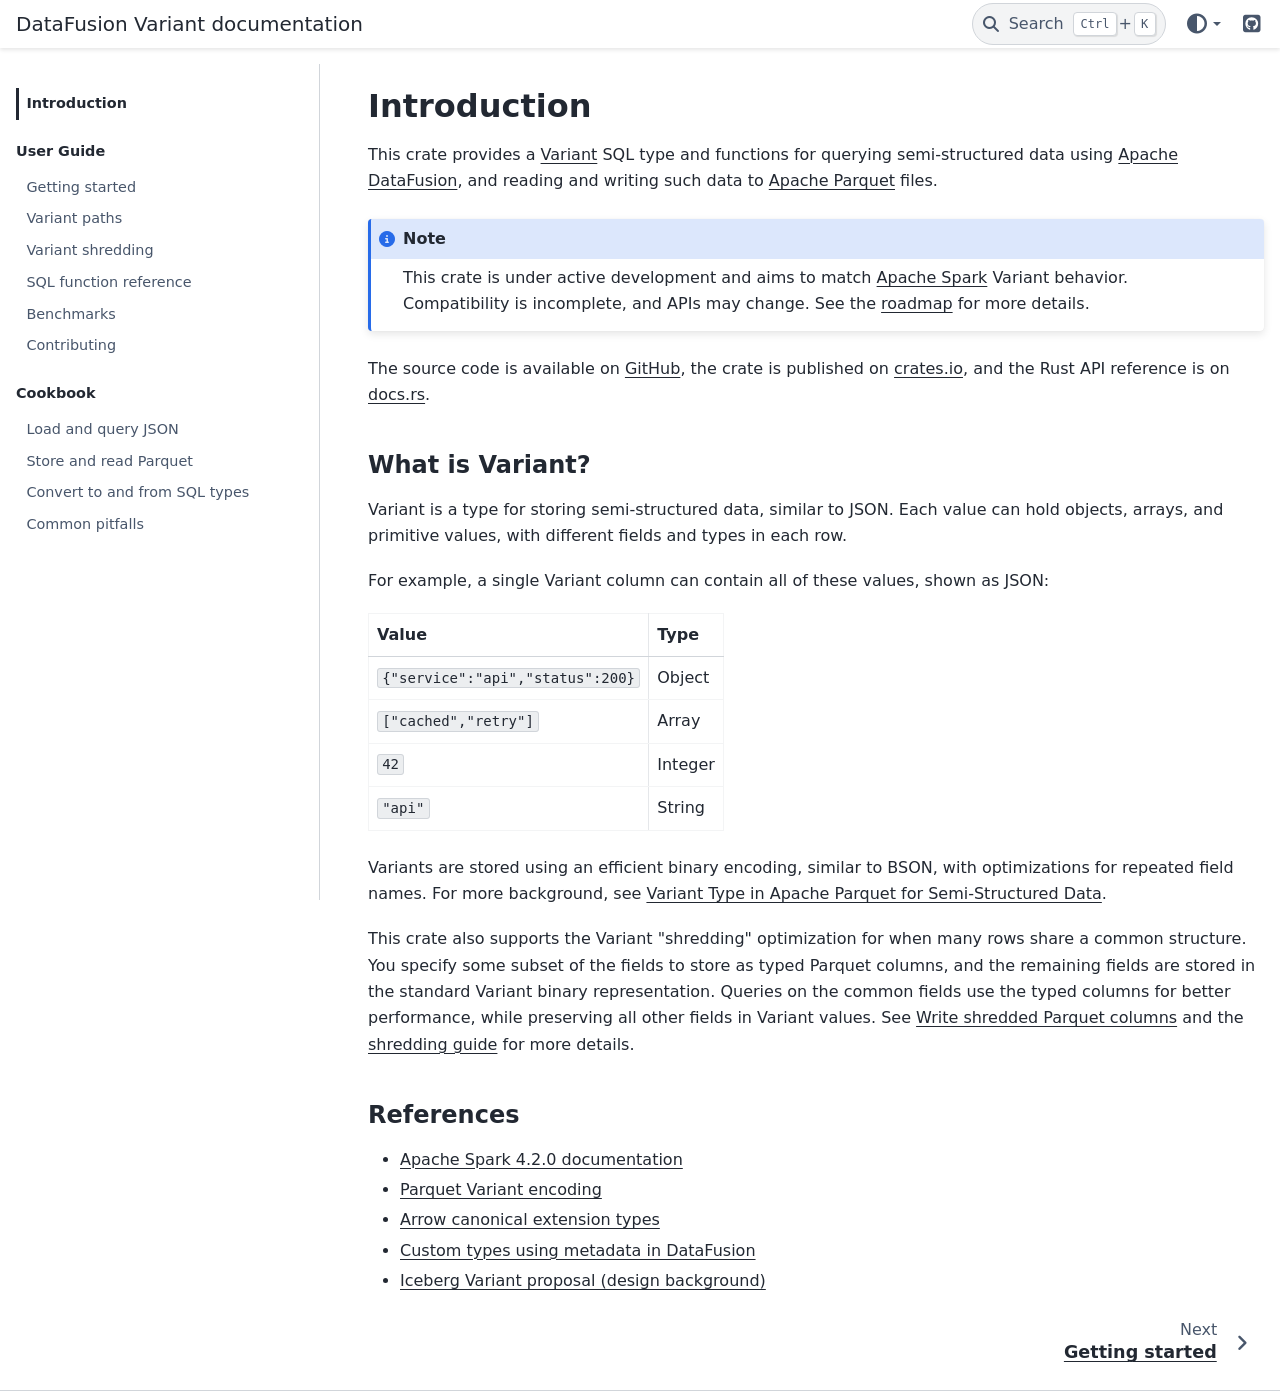
<file: index.html>
<!DOCTYPE html>


<html lang="en" data-content_root="./" >

  <head>
    <meta charset="utf-8" />
    <meta name="viewport" content="width=device-width, initial-scale=1.0" /><meta name="viewport" content="width=device-width, initial-scale=1" />

    <title>Introduction &#8212; DataFusion Variant  documentation</title>
  
  
  
  <script data-cfasync="false">
    document.documentElement.dataset.mode = localStorage.getItem("mode") || "";
    document.documentElement.dataset.theme = localStorage.getItem("theme") || "";
  </script>
  <!--
    this give us a css class that will be invisible only if js is disabled
  -->
  <noscript>
    <style>
      .pst-js-only { display: none !important; }

    </style>
  </noscript>
  
  <!-- Loaded before other Sphinx assets -->
  <link href="_static/styles/theme.css?digest=75c7c72ae941e8b558d8" rel="stylesheet" />
<link href="_static/styles/pydata-sphinx-theme.css?digest=75c7c72ae941e8b558d8" rel="stylesheet" />

    <link rel="stylesheet" type="text/css" href="_static/pygments.css?v=8f2a1f02" />
    <link rel="stylesheet" type="text/css" href="_static/theme_overrides.css?v=5ed1a2f5" />
  
  <!-- So that users can add custom icons -->
  <script defer src="_static/scripts/fontawesome.js?digest=75c7c72ae941e8b558d8"></script>
  <!-- Pre-loaded scripts that we'll load fully later -->
  <link rel="preload" as="script" href="_static/scripts/bootstrap.js?digest=75c7c72ae941e8b558d8" />
<link rel="preload" as="script" href="_static/scripts/pydata-sphinx-theme.js?digest=75c7c72ae941e8b558d8" />

    <script src="_static/documentation_options.js?v=5929fcd5"></script>
    <script src="_static/doctools.js?v=fd6eb6e6"></script>
    <script src="_static/sphinx_highlight.js?v=6ffebe34"></script>
    <script>DOCUMENTATION_OPTIONS.pagename = 'index';</script>
    <script>DOCUMENTATION_OPTIONS.search_as_you_type = false;</script>
    <link rel="index" title="Index" href="genindex.html" />
    <link rel="search" title="Search" href="search.html" />
    <link rel="next" title="Getting started" href="getting-started.html" />
  <meta name="viewport" content="width=device-width, initial-scale=1"/>
  <meta name="color-scheme" content="light dark"/>
  <meta name="docsearch:language" content="en"/>
  <meta name="docsearch:version" content="" />
  
    
    <script src="_static/searchtools.js"></script>
    <script src="_static/language_data.js"></script>
    <script src="searchindex.js"></script>
  
  </head>
  <body data-default-mode="">
  
  
  <div id="pst-skip-link" class="skip-link d-print-none"><a href="#main-content">Skip to main content</a></div>

  
  <div id="pst-scroll-pixel-helper"></div>
  
  <button type="button" class="btn rounded-pill" id="pst-back-to-top">
    <i class="fa-solid fa-arrow-up"></i>Back to top</button>
  
  
  
  
  <dialog id="pst-search-dialog">
    
<form class="bd-search d-flex align-items-center"
      action="search.html"
      method="get">
  <i class="fa-solid fa-magnifying-glass"></i>
  <input type="search"
         class="form-control"
         name="q"
         placeholder="Search the docs ..."
         aria-label="Search the docs ..."
         autocomplete="off"
         autocorrect="off"
         autocapitalize="off"
         spellcheck="false"/>
  <span class="search-button__kbd-shortcut"><kbd class="kbd-shortcut__modifier">Ctrl</kbd>+<kbd>K</kbd></span>
</form>
  </dialog>

  <div class="pst-async-banner-revealer d-none">
  <aside id="bd-header-version-warning" class="d-none d-print-none" aria-label="Version warning"></aside>
</div>

  
    <header id="pst-header" class="bd-header navbar navbar-expand-lg bd-navbar d-print-none">
<div class="bd-header__inner bd-page-width">
  <button type="button" class="pst-navbar-icon sidebar-toggle primary-toggle" aria-label="Site navigation" aria-expanded="false" aria-controls="pst-primary-sidebar-modal">
    <span class="fa-solid fa-bars"></span>
  </button>
  
  
  <div class="col-lg-3 navbar-header-items__start">
    
      <div class="navbar-item">

  
    
  

<a class="navbar-brand logo" href="#">
  
  
  
  
  
  
    <p class="title logo__title">DataFusion Variant  documentation</p>
  
</a></div>
    
  </div>
  
  <div class="col-lg-9 navbar-header-items">
    
    
    <div class="navbar-header-items__end">
      
        <div class="navbar-item navbar-persistent--container">
          

<button type="button" class="btn search-button-field search-button__button pst-js-only" title="Search" aria-label="Search" data-bs-placement="bottom" data-bs-toggle="tooltip">
 <i class="fa-solid fa-magnifying-glass"></i>
 <span class="search-button__default-text">Search</span>
 <span class="search-button__kbd-shortcut"><kbd class="kbd-shortcut__modifier">Ctrl</kbd>+<kbd class="kbd-shortcut__modifier">K</kbd></span>
</button>
        </div>
      
      
        <div class="navbar-item">

<div class="theme-switch-container dropdown pst-js-only" data-bs-toggle="tooltip" data-bs-placement="bottom" title="Color mode">
  <button type="button" class="btn btn-sm nav-link pst-navbar-icon theme-switch-button dropdown-toggle" aria-label="Color mode" data-bs-toggle="dropdown">
    <i class="theme-switch fa-solid fa-sun fa-lg" data-mode="light" title="Light"></i>
    <i class="theme-switch fa-solid fa-moon fa-lg" data-mode="dark" title="Dark"></i>
    <i class="theme-switch fa-solid fa-circle-half-stroke fa-lg" data-mode="auto" title="System Settings"></i>
  </button>
  <ul class="dropdown-menu dropdown-menu-end">
    <li><button type="button" class="dropdown-item d-flex align-items-center theme-change-button" data-mode="auto"><i class="fa-solid fa-circle-half-stroke fa-lg me-1"></i>System Settings</button></li>
    <li><button type="button" class="dropdown-item d-flex align-items-center theme-change-button" data-mode="light"><i class="fa-solid fa-sun fa-lg me-1"></i>Light</button></li>
    <li><button type="button" class="dropdown-item d-flex align-items-center theme-change-button" data-mode="dark"><i class="fa-solid fa-moon fa-lg me-1"></i>Dark</button></li>
  </ul>
</div></div>
      
        <div class="navbar-item"><ul class="navbar-icon-links"
    aria-label="Icon Links">
        <li class="nav-item">
          
          
          
          
          
          
          
          
          <a href="https://github.com/datafusion-contrib/datafusion-variant" title="GitHub" class="nav-link pst-navbar-icon" rel="noopener" target="_blank" data-bs-toggle="tooltip" data-bs-placement="bottom"><i class="fa-brands fa-square-github fa-lg" aria-hidden="true"></i><span class="visually-hidden">GitHub</span></a>
        </li>
</ul></div>
      
    </div>
    
  </div>
  
  
    <div class="navbar-persistent--mobile">

<button type="button" class="btn search-button-field search-button__button pst-js-only" title="Search" aria-label="Search" data-bs-placement="bottom" data-bs-toggle="tooltip">
 <i class="fa-solid fa-magnifying-glass"></i>
 <span class="search-button__default-text">Search</span>
 <span class="search-button__kbd-shortcut"><kbd class="kbd-shortcut__modifier">Ctrl</kbd>+<kbd class="kbd-shortcut__modifier">K</kbd></span>
</button>
    </div>
  

  
</div>

    </header>
  

  <div class="bd-container">
    <div class="bd-container__inner bd-page-width">
      
      
      
        
      
      <dialog id="pst-primary-sidebar-modal" tabindex="-1"></dialog>
      <div id="pst-primary-sidebar" class="bd-sidebar-primary bd-sidebar">
        

  
  <div class="sidebar-header-items sidebar-primary__section">
    
    
    
    
      <div class="sidebar-header-items__end">
        
          <div class="navbar-item">

<div class="theme-switch-container dropdown pst-js-only" data-bs-toggle="tooltip" data-bs-placement="bottom" title="Color mode">
  <button type="button" class="btn btn-sm nav-link pst-navbar-icon theme-switch-button dropdown-toggle" aria-label="Color mode" data-bs-toggle="dropdown">
    <i class="theme-switch fa-solid fa-sun fa-lg" data-mode="light" title="Light"></i>
    <i class="theme-switch fa-solid fa-moon fa-lg" data-mode="dark" title="Dark"></i>
    <i class="theme-switch fa-solid fa-circle-half-stroke fa-lg" data-mode="auto" title="System Settings"></i>
  </button>
  <ul class="dropdown-menu dropdown-menu-end">
    <li><button type="button" class="dropdown-item d-flex align-items-center theme-change-button" data-mode="auto"><i class="fa-solid fa-circle-half-stroke fa-lg me-1"></i>System Settings</button></li>
    <li><button type="button" class="dropdown-item d-flex align-items-center theme-change-button" data-mode="light"><i class="fa-solid fa-sun fa-lg me-1"></i>Light</button></li>
    <li><button type="button" class="dropdown-item d-flex align-items-center theme-change-button" data-mode="dark"><i class="fa-solid fa-moon fa-lg me-1"></i>Dark</button></li>
  </ul>
</div></div>
        
          <div class="navbar-item"><ul class="navbar-icon-links"
    aria-label="Icon Links">
        <li class="nav-item">
          
          
          
          
          
          
          
          
          <a href="https://github.com/datafusion-contrib/datafusion-variant" title="GitHub" class="nav-link pst-navbar-icon" rel="noopener" target="_blank" data-bs-toggle="tooltip" data-bs-placement="bottom"><i class="fa-brands fa-square-github fa-lg" aria-hidden="true"></i><span class="visually-hidden">GitHub</span></a>
        </li>
</ul></div>
        
      </div>
    
  </div>
  
    <div class="sidebar-primary-items__start sidebar-primary__section">
        <div class="sidebar-primary-item"><nav class="bd-links" id="bd-docs-nav" aria-label="Main navigation">
  <div class="bd-toc-item active">
    <ul class="current nav bd-sidenav">
<li class="toctree-l1 current active"><a aria-current="page" class="current reference internal" href="#">Introduction</a></li>
</ul>
<p aria-level="2" class="caption" role="heading"><span class="caption-text">User Guide</span></p>
<ul class="nav bd-sidenav">
<li class="toctree-l1"><a class="reference internal" href="getting-started.html">Getting started</a></li>
<li class="toctree-l1"><a class="reference internal" href="paths.html">Variant paths</a></li>
<li class="toctree-l1"><a class="reference internal" href="shredding.html">Variant shredding</a></li>
<li class="toctree-l1"><a class="reference internal" href="sql-reference.html">SQL function reference</a></li>
<li class="toctree-l1"><a class="reference internal" href="benchmarks.html">Benchmarks</a></li>
<li class="toctree-l1"><a class="reference internal" href="contributing.html">Contributing</a></li>
</ul>
<p aria-level="2" class="caption" role="heading"><span class="caption-text">Cookbook</span></p>
<ul class="nav bd-sidenav">
<li class="toctree-l1"><a class="reference internal" href="cookbook/load-and-query-json.html">Load and query JSON</a></li>
<li class="toctree-l1"><a class="reference internal" href="cookbook/store-and-read-parquet.html">Store and read Parquet</a></li>
<li class="toctree-l1"><a class="reference internal" href="cookbook/convert-sql-types.html">Convert to and from SQL types</a></li>
<li class="toctree-l1"><a class="reference internal" href="cookbook/common-pitfalls.html">Common pitfalls</a></li>
</ul>

  </div>
</nav></div>
    </div>
  
  
  <div class="sidebar-primary-items__end sidebar-primary__section">
      <div class="sidebar-primary-item">
<div id="ethical-ad-placement"
      class="flat"
      data-ea-publisher="readthedocs"
      data-ea-type="readthedocs-sidebar"
      data-ea-manual="true">
</div></div>
  </div>


      </div>
      
      <main id="main-content" class="bd-main" role="main">
        
        
          <div class="bd-content">
            <div class="bd-article-container">
              
              <div class="bd-header-article d-print-none"></div>
              
              
              
                
<div id="searchbox"></div>
                <article class="bd-article">
                  
  <section id="introduction">
<h1>Introduction<a class="headerlink" href="#introduction" title="Link to this heading">#</a></h1>
<p>This crate provides a
<a class="reference external" href="https://parquet.apache.org/docs/file-format/types/variantencoding/">Variant</a>
SQL type and functions for querying semi-structured data using
<a class="reference external" href="https://datafusion.apache.org/">Apache DataFusion</a>, and reading and writing
such data to <a class="reference external" href="https://parquet.apache.org/">Apache Parquet</a> files.</p>
<div class="admonition note">
<p class="admonition-title">Note</p>
<p>This crate is under active development and aims to match
<a class="reference external" href="https://spark.apache.org/">Apache Spark</a> Variant behavior. Compatibility is
incomplete, and APIs may change. See the
<a class="reference external" href="https://github.com/datafusion-contrib/datafusion-variant/issues/69">roadmap</a>
for more details.</p>
</div>
<p>The source code is available on <a class="reference external" href="https://github.com/datafusion-contrib/datafusion-variant">GitHub</a>,
the crate is published on <a class="reference external" href="https://crates.io/crates/datafusion-variant">crates.io</a>,
and the Rust API reference is on <a class="reference external" href="https://docs.rs/datafusion-variant">docs.rs</a>.</p>
<section id="what-is-variant">
<h2>What is Variant?<a class="headerlink" href="#what-is-variant" title="Link to this heading">#</a></h2>
<p>Variant is a type for storing semi-structured data, similar to JSON. Each value
can hold objects, arrays, and primitive values, with different fields and types
in each row.</p>
<p>For example, a single Variant column can contain all of these values, shown as JSON:</p>
<div class="pst-scrollable-table-container"><table class="table">
<thead>
<tr class="row-odd"><th class="head"><p>Value</p></th>
<th class="head"><p>Type</p></th>
</tr>
</thead>
<tbody>
<tr class="row-even"><td><p><code class="docutils literal notranslate"><span class="pre">{&quot;service&quot;:&quot;api&quot;,&quot;status&quot;:200}</span></code></p></td>
<td><p>Object</p></td>
</tr>
<tr class="row-odd"><td><p><code class="docutils literal notranslate"><span class="pre">[&quot;cached&quot;,&quot;retry&quot;]</span></code></p></td>
<td><p>Array</p></td>
</tr>
<tr class="row-even"><td><p><code class="docutils literal notranslate"><span class="pre">42</span></code></p></td>
<td><p>Integer</p></td>
</tr>
<tr class="row-odd"><td><p><code class="docutils literal notranslate"><span class="pre">&quot;api&quot;</span></code></p></td>
<td><p>String</p></td>
</tr>
</tbody>
</table>
</div>
<p>Variants are stored using an efficient binary encoding, similar to BSON, with
optimizations for repeated field names. For more background, see <a class="reference external" href="https://parquet.apache.org/blog/2026/02/27/variant-type-in-apache-parquet-for-semi-structured-data/">Variant Type
in Apache Parquet for Semi-Structured Data</a>.</p>
<p>This crate also supports the Variant &quot;shredding&quot; optimization for when many rows
share a common structure. You specify some subset of the fields to store as
typed Parquet columns, and the remaining fields are stored in the standard
Variant binary representation. Queries on the common fields use the typed
columns for better performance, while preserving all other fields in Variant
values. See <a class="reference internal" href="cookbook/store-and-read-parquet.html#write-shredded-parquet-columns"><span class="std std-ref">Write shredded Parquet columns</span></a>
and the <a class="reference internal" href="shredding.html"><span class="std std-doc">shredding guide</span></a> for more details.</p>
</section>
<section id="references">
<h2>References<a class="headerlink" href="#references" title="Link to this heading">#</a></h2>
<ul class="simple">
<li><p><a class="reference external" href="https://spark.apache.org/docs/4.2.0/">Apache Spark 4.2.0 documentation</a></p></li>
<li><p><a class="reference external" href="https://parquet.apache.org/docs/file-format/types/variantencoding/">Parquet Variant encoding</a></p></li>
<li><p><a class="reference external" href="https://arrow.apache.org/docs/format/CanonicalExtensions.html">Arrow canonical extension types</a></p></li>
<li><p><a class="reference external" href="https://datafusion.apache.org/blog/2025/09/21/custom-types-using-metadata">Custom types using metadata in DataFusion</a></p></li>
<li><p><a class="reference external" href="https://docs.google.com/document/d/1sq70XDiWJ2DemWyA5dVB80gKzwi0CWoM0LOWM7VJVd8/edit">Iceberg Variant proposal (design background)</a></p></li>
</ul>
<div class="toctree-wrapper compound">
</div>
<div class="toctree-wrapper compound">
</div>
<div class="toctree-wrapper compound">
</div>
</section>
</section>


                </article>
              
              
              
              
              
                <footer class="prev-next-footer d-print-none">
                  
<div class="prev-next-area">
    <a class="right-next"
       href="getting-started.html"
       title="next page">
      <div class="prev-next-info">
        <p class="prev-next-subtitle">next</p>
        <p class="prev-next-title">Getting started</p>
      </div>
      <i class="fa-solid fa-angle-right"></i>
    </a>
</div>
                </footer>
              
            </div>
            
            
              
            
          </div>
          <footer class="bd-footer-content">
            
          </footer>
        
      </main>
    </div>
  </div>
  
  <!-- Scripts loaded after <body> so the DOM is not blocked -->
  <script defer src="_static/scripts/bootstrap.js?digest=75c7c72ae941e8b558d8"></script>
<script defer src="_static/scripts/pydata-sphinx-theme.js?digest=75c7c72ae941e8b558d8"></script>

  <footer class="bd-footer">
  </footer>
  </body>
</html>
</file>
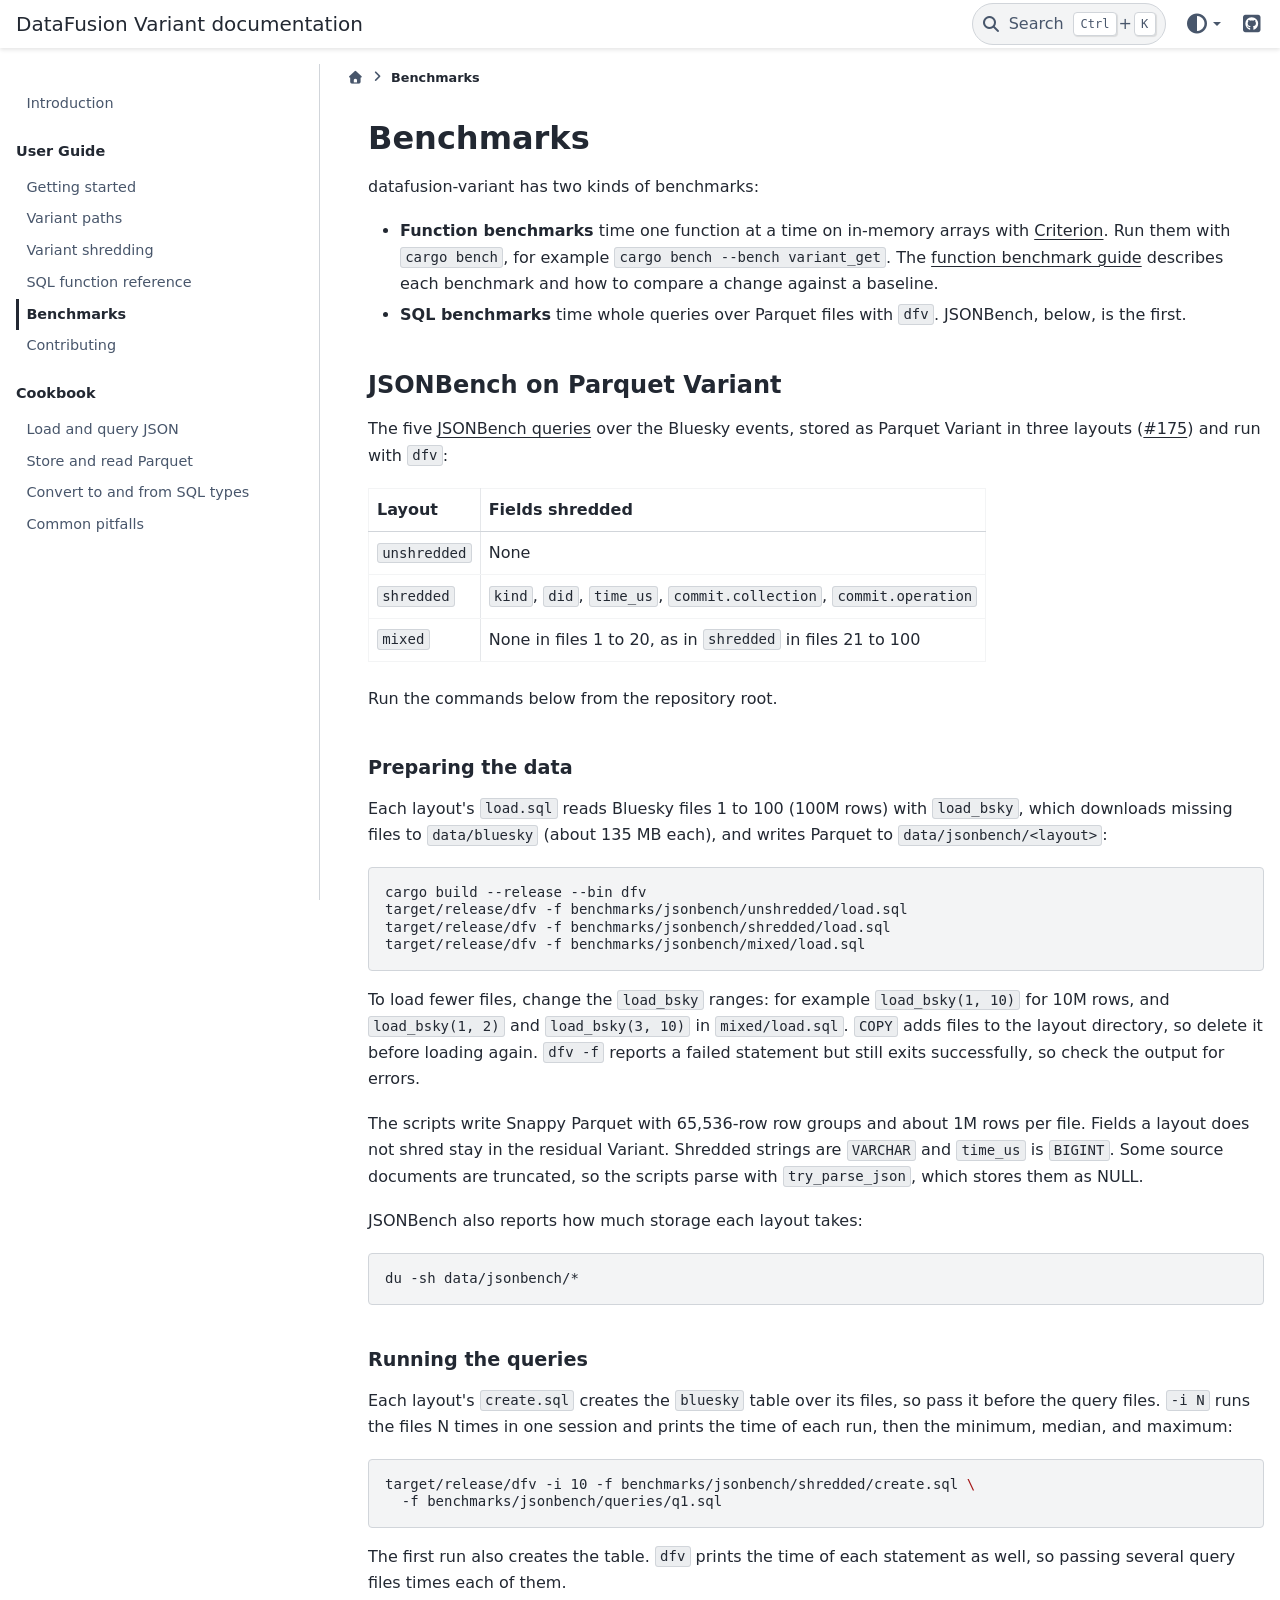
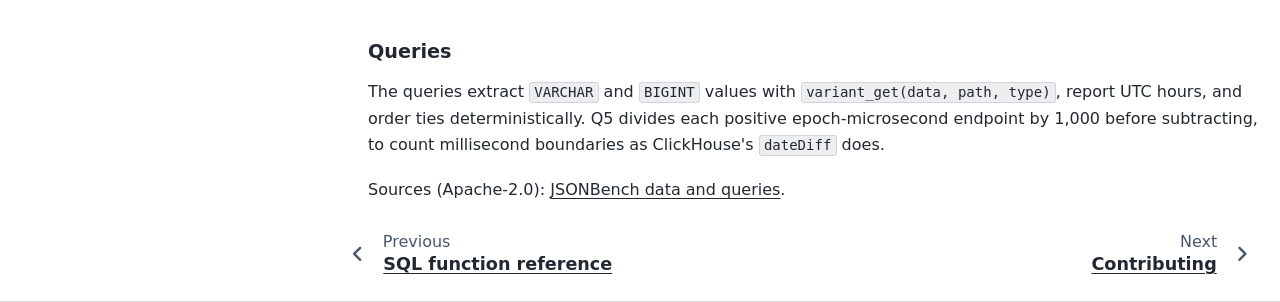
<file: benchmarks.html>
<!DOCTYPE html>


<html lang="en" data-content_root="./" >

  <head>
    <meta charset="utf-8" />
    <meta name="viewport" content="width=device-width, initial-scale=1.0" /><meta name="viewport" content="width=device-width, initial-scale=1" />

    <title>Benchmarks &#8212; DataFusion Variant  documentation</title>
  
  
  
  <script data-cfasync="false">
    document.documentElement.dataset.mode = localStorage.getItem("mode") || "";
    document.documentElement.dataset.theme = localStorage.getItem("theme") || "";
  </script>
  <!--
    this give us a css class that will be invisible only if js is disabled
  -->
  <noscript>
    <style>
      .pst-js-only { display: none !important; }

    </style>
  </noscript>
  
  <!-- Loaded before other Sphinx assets -->
  <link href="_static/styles/theme.css?digest=75c7c72ae941e8b558d8" rel="stylesheet" />
<link href="_static/styles/pydata-sphinx-theme.css?digest=75c7c72ae941e8b558d8" rel="stylesheet" />

    <link rel="stylesheet" type="text/css" href="_static/pygments.css?v=8f2a1f02" />
    <link rel="stylesheet" type="text/css" href="_static/theme_overrides.css?v=5ed1a2f5" />
  
  <!-- So that users can add custom icons -->
  <script defer src="_static/scripts/fontawesome.js?digest=75c7c72ae941e8b558d8"></script>
  <!-- Pre-loaded scripts that we'll load fully later -->
  <link rel="preload" as="script" href="_static/scripts/bootstrap.js?digest=75c7c72ae941e8b558d8" />
<link rel="preload" as="script" href="_static/scripts/pydata-sphinx-theme.js?digest=75c7c72ae941e8b558d8" />

    <script src="_static/documentation_options.js?v=5929fcd5"></script>
    <script src="_static/doctools.js?v=fd6eb6e6"></script>
    <script src="_static/sphinx_highlight.js?v=6ffebe34"></script>
    <script>DOCUMENTATION_OPTIONS.pagename = 'benchmarks';</script>
    <script>DOCUMENTATION_OPTIONS.search_as_you_type = false;</script>
    <link rel="index" title="Index" href="genindex.html" />
    <link rel="search" title="Search" href="search.html" />
    <link rel="next" title="Contributing" href="contributing.html" />
    <link rel="prev" title="SQL function reference" href="sql-reference.html" />
  <meta name="viewport" content="width=device-width, initial-scale=1"/>
  <meta name="color-scheme" content="light dark"/>
  <meta name="docsearch:language" content="en"/>
  <meta name="docsearch:version" content="" />
  
    
    <script src="_static/searchtools.js"></script>
    <script src="_static/language_data.js"></script>
    <script src="searchindex.js"></script>
  
  </head>
  <body data-default-mode="">
  
  
  <div id="pst-skip-link" class="skip-link d-print-none"><a href="#main-content">Skip to main content</a></div>

  
  <div id="pst-scroll-pixel-helper"></div>
  
  <button type="button" class="btn rounded-pill" id="pst-back-to-top">
    <i class="fa-solid fa-arrow-up"></i>Back to top</button>
  
  
  
  
  <dialog id="pst-search-dialog">
    
<form class="bd-search d-flex align-items-center"
      action="search.html"
      method="get">
  <i class="fa-solid fa-magnifying-glass"></i>
  <input type="search"
         class="form-control"
         name="q"
         placeholder="Search the docs ..."
         aria-label="Search the docs ..."
         autocomplete="off"
         autocorrect="off"
         autocapitalize="off"
         spellcheck="false"/>
  <span class="search-button__kbd-shortcut"><kbd class="kbd-shortcut__modifier">Ctrl</kbd>+<kbd>K</kbd></span>
</form>
  </dialog>

  <div class="pst-async-banner-revealer d-none">
  <aside id="bd-header-version-warning" class="d-none d-print-none" aria-label="Version warning"></aside>
</div>

  
    <header id="pst-header" class="bd-header navbar navbar-expand-lg bd-navbar d-print-none">
<div class="bd-header__inner bd-page-width">
  <button type="button" class="pst-navbar-icon sidebar-toggle primary-toggle" aria-label="Site navigation" aria-expanded="false" aria-controls="pst-primary-sidebar-modal">
    <span class="fa-solid fa-bars"></span>
  </button>
  
  
  <div class="col-lg-3 navbar-header-items__start">
    
      <div class="navbar-item">

  
    
  

<a class="navbar-brand logo" href="index.html">
  
  
  
  
  
  
    <p class="title logo__title">DataFusion Variant  documentation</p>
  
</a></div>
    
  </div>
  
  <div class="col-lg-9 navbar-header-items">
    
    
    <div class="navbar-header-items__end">
      
        <div class="navbar-item navbar-persistent--container">
          

<button type="button" class="btn search-button-field search-button__button pst-js-only" title="Search" aria-label="Search" data-bs-placement="bottom" data-bs-toggle="tooltip">
 <i class="fa-solid fa-magnifying-glass"></i>
 <span class="search-button__default-text">Search</span>
 <span class="search-button__kbd-shortcut"><kbd class="kbd-shortcut__modifier">Ctrl</kbd>+<kbd class="kbd-shortcut__modifier">K</kbd></span>
</button>
        </div>
      
      
        <div class="navbar-item">

<div class="theme-switch-container dropdown pst-js-only" data-bs-toggle="tooltip" data-bs-placement="bottom" title="Color mode">
  <button type="button" class="btn btn-sm nav-link pst-navbar-icon theme-switch-button dropdown-toggle" aria-label="Color mode" data-bs-toggle="dropdown">
    <i class="theme-switch fa-solid fa-sun fa-lg" data-mode="light" title="Light"></i>
    <i class="theme-switch fa-solid fa-moon fa-lg" data-mode="dark" title="Dark"></i>
    <i class="theme-switch fa-solid fa-circle-half-stroke fa-lg" data-mode="auto" title="System Settings"></i>
  </button>
  <ul class="dropdown-menu dropdown-menu-end">
    <li><button type="button" class="dropdown-item d-flex align-items-center theme-change-button" data-mode="auto"><i class="fa-solid fa-circle-half-stroke fa-lg me-1"></i>System Settings</button></li>
    <li><button type="button" class="dropdown-item d-flex align-items-center theme-change-button" data-mode="light"><i class="fa-solid fa-sun fa-lg me-1"></i>Light</button></li>
    <li><button type="button" class="dropdown-item d-flex align-items-center theme-change-button" data-mode="dark"><i class="fa-solid fa-moon fa-lg me-1"></i>Dark</button></li>
  </ul>
</div></div>
      
        <div class="navbar-item"><ul class="navbar-icon-links"
    aria-label="Icon Links">
        <li class="nav-item">
          
          
          
          
          
          
          
          
          <a href="https://github.com/datafusion-contrib/datafusion-variant" title="GitHub" class="nav-link pst-navbar-icon" rel="noopener" target="_blank" data-bs-toggle="tooltip" data-bs-placement="bottom"><i class="fa-brands fa-square-github fa-lg" aria-hidden="true"></i><span class="visually-hidden">GitHub</span></a>
        </li>
</ul></div>
      
    </div>
    
  </div>
  
  
    <div class="navbar-persistent--mobile">

<button type="button" class="btn search-button-field search-button__button pst-js-only" title="Search" aria-label="Search" data-bs-placement="bottom" data-bs-toggle="tooltip">
 <i class="fa-solid fa-magnifying-glass"></i>
 <span class="search-button__default-text">Search</span>
 <span class="search-button__kbd-shortcut"><kbd class="kbd-shortcut__modifier">Ctrl</kbd>+<kbd class="kbd-shortcut__modifier">K</kbd></span>
</button>
    </div>
  

  
</div>

    </header>
  

  <div class="bd-container">
    <div class="bd-container__inner bd-page-width">
      
      
      
      <dialog id="pst-primary-sidebar-modal" tabindex="-1"></dialog>
      <div id="pst-primary-sidebar" class="bd-sidebar-primary bd-sidebar">
        

  
  <div class="sidebar-header-items sidebar-primary__section">
    
    
    
    
      <div class="sidebar-header-items__end">
        
          <div class="navbar-item">

<div class="theme-switch-container dropdown pst-js-only" data-bs-toggle="tooltip" data-bs-placement="bottom" title="Color mode">
  <button type="button" class="btn btn-sm nav-link pst-navbar-icon theme-switch-button dropdown-toggle" aria-label="Color mode" data-bs-toggle="dropdown">
    <i class="theme-switch fa-solid fa-sun fa-lg" data-mode="light" title="Light"></i>
    <i class="theme-switch fa-solid fa-moon fa-lg" data-mode="dark" title="Dark"></i>
    <i class="theme-switch fa-solid fa-circle-half-stroke fa-lg" data-mode="auto" title="System Settings"></i>
  </button>
  <ul class="dropdown-menu dropdown-menu-end">
    <li><button type="button" class="dropdown-item d-flex align-items-center theme-change-button" data-mode="auto"><i class="fa-solid fa-circle-half-stroke fa-lg me-1"></i>System Settings</button></li>
    <li><button type="button" class="dropdown-item d-flex align-items-center theme-change-button" data-mode="light"><i class="fa-solid fa-sun fa-lg me-1"></i>Light</button></li>
    <li><button type="button" class="dropdown-item d-flex align-items-center theme-change-button" data-mode="dark"><i class="fa-solid fa-moon fa-lg me-1"></i>Dark</button></li>
  </ul>
</div></div>
        
          <div class="navbar-item"><ul class="navbar-icon-links"
    aria-label="Icon Links">
        <li class="nav-item">
          
          
          
          
          
          
          
          
          <a href="https://github.com/datafusion-contrib/datafusion-variant" title="GitHub" class="nav-link pst-navbar-icon" rel="noopener" target="_blank" data-bs-toggle="tooltip" data-bs-placement="bottom"><i class="fa-brands fa-square-github fa-lg" aria-hidden="true"></i><span class="visually-hidden">GitHub</span></a>
        </li>
</ul></div>
        
      </div>
    
  </div>
  
    <div class="sidebar-primary-items__start sidebar-primary__section">
        <div class="sidebar-primary-item"><nav class="bd-links" id="bd-docs-nav" aria-label="Main navigation">
  <div class="bd-toc-item active">
    <ul class="nav bd-sidenav">
<li class="toctree-l1"><a class="reference internal" href="index.html">Introduction</a></li>
</ul>
<p aria-level="2" class="caption" role="heading"><span class="caption-text">User Guide</span></p>
<ul class="current nav bd-sidenav">
<li class="toctree-l1"><a class="reference internal" href="getting-started.html">Getting started</a></li>
<li class="toctree-l1"><a class="reference internal" href="paths.html">Variant paths</a></li>
<li class="toctree-l1"><a class="reference internal" href="shredding.html">Variant shredding</a></li>
<li class="toctree-l1"><a class="reference internal" href="sql-reference.html">SQL function reference</a></li>
<li class="toctree-l1 current active"><a aria-current="page" class="current reference internal" href="#">Benchmarks</a></li>
<li class="toctree-l1"><a class="reference internal" href="contributing.html">Contributing</a></li>
</ul>
<p aria-level="2" class="caption" role="heading"><span class="caption-text">Cookbook</span></p>
<ul class="nav bd-sidenav">
<li class="toctree-l1"><a class="reference internal" href="cookbook/load-and-query-json.html">Load and query JSON</a></li>
<li class="toctree-l1"><a class="reference internal" href="cookbook/store-and-read-parquet.html">Store and read Parquet</a></li>
<li class="toctree-l1"><a class="reference internal" href="cookbook/convert-sql-types.html">Convert to and from SQL types</a></li>
<li class="toctree-l1"><a class="reference internal" href="cookbook/common-pitfalls.html">Common pitfalls</a></li>
</ul>

  </div>
</nav></div>
    </div>
  
  
  <div class="sidebar-primary-items__end sidebar-primary__section">
      <div class="sidebar-primary-item">
<div id="ethical-ad-placement"
      class="flat"
      data-ea-publisher="readthedocs"
      data-ea-type="readthedocs-sidebar"
      data-ea-manual="true">
</div></div>
  </div>


      </div>
      
      <main id="main-content" class="bd-main" role="main">
        
        
          <div class="bd-content">
            <div class="bd-article-container">
              
              <div class="bd-header-article d-print-none">
<div class="header-article-items header-article__inner">
  
    <div class="header-article-items__start">
      
        <div class="header-article-item">

<nav aria-label="Breadcrumb" class="d-print-none">
  <ul class="bd-breadcrumbs">
    
    <li class="breadcrumb-item breadcrumb-home">
      <a href="index.html" class="nav-link" aria-label="Home">
        <i class="fa-solid fa-house"></i>
      </a>
    </li>
    <li class="breadcrumb-item active" aria-current="page"><span class="ellipsis">Benchmarks</span></li>
  </ul>
</nav>
</div>
      
    </div>
  
  
</div>
</div>
              
              
              
                
<div id="searchbox"></div>
                <article class="bd-article">
                  
  <section id="benchmarks">
<h1>Benchmarks<a class="headerlink" href="#benchmarks" title="Link to this heading">#</a></h1>
<p>datafusion-variant has two kinds of benchmarks:</p>
<ul class="simple">
<li><p><strong>Function benchmarks</strong> time one function at a time on in-memory arrays with
<a class="reference external" href="https://github.com/bheisler/criterion.rs">Criterion</a>. Run them with <code class="docutils literal notranslate"><span class="pre">cargo</span> <span class="pre">bench</span></code>, for example
<code class="docutils literal notranslate"><span class="pre">cargo</span> <span class="pre">bench</span> <span class="pre">--bench</span> <span class="pre">variant_get</span></code>. The <a class="reference external" href="https://github.com/datafusion-contrib/datafusion-variant/blob/main/benches/README.md">function benchmark guide</a>
describes each benchmark and how to compare a change against a baseline.</p></li>
<li><p><strong>SQL benchmarks</strong> time whole queries over Parquet files with <code class="docutils literal notranslate"><span class="pre">dfv</span></code>.
JSONBench, below, is the first.</p></li>
</ul>
<section id="jsonbench-on-parquet-variant">
<h2>JSONBench on Parquet Variant<a class="headerlink" href="#jsonbench-on-parquet-variant" title="Link to this heading">#</a></h2>
<p>The five <a class="reference external" href="https://github.com/ClickHouse/JSONBench/blob/e6c7c98dc766394d51f7d506a3dd2b5d51165d70/clickhouse/queries.sql">JSONBench queries</a>
over the Bluesky events, stored as Parquet Variant in three layouts
(<a class="reference external" href="https://github.com/datafusion-contrib/datafusion-variant/issues/175">#175</a>)
and run with <code class="docutils literal notranslate"><span class="pre">dfv</span></code>:</p>
<div class="pst-scrollable-table-container"><table class="table">
<thead>
<tr class="row-odd"><th class="head"><p>Layout</p></th>
<th class="head"><p>Fields shredded</p></th>
</tr>
</thead>
<tbody>
<tr class="row-even"><td><p><code class="docutils literal notranslate"><span class="pre">unshredded</span></code></p></td>
<td><p>None</p></td>
</tr>
<tr class="row-odd"><td><p><code class="docutils literal notranslate"><span class="pre">shredded</span></code></p></td>
<td><p><code class="docutils literal notranslate"><span class="pre">kind</span></code>, <code class="docutils literal notranslate"><span class="pre">did</span></code>, <code class="docutils literal notranslate"><span class="pre">time_us</span></code>, <code class="docutils literal notranslate"><span class="pre">commit.collection</span></code>, <code class="docutils literal notranslate"><span class="pre">commit.operation</span></code></p></td>
</tr>
<tr class="row-even"><td><p><code class="docutils literal notranslate"><span class="pre">mixed</span></code></p></td>
<td><p>None in files 1 to 20, as in <code class="docutils literal notranslate"><span class="pre">shredded</span></code> in files 21 to 100</p></td>
</tr>
</tbody>
</table>
</div>
<p>Run the commands below from the repository root.</p>
<section id="preparing-the-data">
<h3>Preparing the data<a class="headerlink" href="#preparing-the-data" title="Link to this heading">#</a></h3>
<p>Each layout's <code class="docutils literal notranslate"><span class="pre">load.sql</span></code> reads Bluesky files 1 to 100 (100M rows) with
<code class="docutils literal notranslate"><span class="pre">load_bsky</span></code>, which downloads missing files to <code class="docutils literal notranslate"><span class="pre">data/bluesky</span></code> (about 135 MB
each), and writes Parquet to <code class="docutils literal notranslate"><span class="pre">data/jsonbench/&lt;layout&gt;</span></code>:</p>
<div class="highlight-sh notranslate"><div class="highlight"><pre><span></span>cargo<span class="w"> </span>build<span class="w"> </span>--release<span class="w"> </span>--bin<span class="w"> </span>dfv
target/release/dfv<span class="w"> </span>-f<span class="w"> </span>benchmarks/jsonbench/unshredded/load.sql
target/release/dfv<span class="w"> </span>-f<span class="w"> </span>benchmarks/jsonbench/shredded/load.sql
target/release/dfv<span class="w"> </span>-f<span class="w"> </span>benchmarks/jsonbench/mixed/load.sql
</pre></div>
</div>
<p>To load fewer files, change the <code class="docutils literal notranslate"><span class="pre">load_bsky</span></code> ranges: for example
<code class="docutils literal notranslate"><span class="pre">load_bsky(1,</span> <span class="pre">10)</span></code> for 10M rows, and <code class="docutils literal notranslate"><span class="pre">load_bsky(1,</span> <span class="pre">2)</span></code> and <code class="docutils literal notranslate"><span class="pre">load_bsky(3,</span> <span class="pre">10)</span></code> in
<code class="docutils literal notranslate"><span class="pre">mixed/load.sql</span></code>. <code class="docutils literal notranslate"><span class="pre">COPY</span></code> adds files to the layout directory, so delete it before
loading again. <code class="docutils literal notranslate"><span class="pre">dfv</span> <span class="pre">-f</span></code> reports a failed statement but still exits successfully,
so check the output for errors.</p>
<p>The scripts write Snappy Parquet with 65,536-row row groups and about 1M rows
per file. Fields a layout does not shred stay in the residual Variant. Shredded
strings are <code class="docutils literal notranslate"><span class="pre">VARCHAR</span></code> and <code class="docutils literal notranslate"><span class="pre">time_us</span></code> is <code class="docutils literal notranslate"><span class="pre">BIGINT</span></code>. Some source documents are
truncated, so the scripts parse with <code class="docutils literal notranslate"><span class="pre">try_parse_json</span></code>, which stores them as
NULL.</p>
<p>JSONBench also reports how much storage each layout takes:</p>
<div class="highlight-sh notranslate"><div class="highlight"><pre><span></span>du<span class="w"> </span>-sh<span class="w"> </span>data/jsonbench/*
</pre></div>
</div>
</section>
<section id="running-the-queries">
<h3>Running the queries<a class="headerlink" href="#running-the-queries" title="Link to this heading">#</a></h3>
<p>Each layout's <code class="docutils literal notranslate"><span class="pre">create.sql</span></code> creates the <code class="docutils literal notranslate"><span class="pre">bluesky</span></code> table over its files, so pass
it before the query files. <code class="docutils literal notranslate"><span class="pre">-i</span> <span class="pre">N</span></code> runs the files N times in one session and
prints the time of each run, then the minimum, median, and maximum:</p>
<div class="highlight-sh notranslate"><div class="highlight"><pre><span></span>target/release/dfv<span class="w"> </span>-i<span class="w"> </span><span class="m">10</span><span class="w"> </span>-f<span class="w"> </span>benchmarks/jsonbench/shredded/create.sql<span class="w"> </span><span class="se">\</span>
<span class="w">  </span>-f<span class="w"> </span>benchmarks/jsonbench/queries/q1.sql
</pre></div>
</div>
<p>The first run also creates the table. <code class="docutils literal notranslate"><span class="pre">dfv</span></code> prints the time of each statement
as well, so passing several query files times each of them.</p>
</section>
<section id="queries">
<h3>Queries<a class="headerlink" href="#queries" title="Link to this heading">#</a></h3>
<p>The queries extract <code class="docutils literal notranslate"><span class="pre">VARCHAR</span></code> and <code class="docutils literal notranslate"><span class="pre">BIGINT</span></code> values with
<code class="docutils literal notranslate"><span class="pre">variant_get(data,</span> <span class="pre">path,</span> <span class="pre">type)</span></code>, report UTC hours, and order ties
deterministically. Q5 divides each positive epoch-microsecond endpoint by 1,000
before subtracting, to count millisecond boundaries as ClickHouse's <code class="docutils literal notranslate"><span class="pre">dateDiff</span></code>
does.</p>
<p>Sources (Apache-2.0): <a class="reference external" href="https://github.com/ClickHouse/JSONBench">JSONBench data and queries</a>.</p>
</section>
</section>
</section>


                </article>
              
              
              
              
              
                <footer class="prev-next-footer d-print-none">
                  
<div class="prev-next-area">
    <a class="left-prev"
       href="sql-reference.html"
       title="previous page">
      <i class="fa-solid fa-angle-left"></i>
      <div class="prev-next-info">
        <p class="prev-next-subtitle">previous</p>
        <p class="prev-next-title">SQL function reference</p>
      </div>
    </a>
    <a class="right-next"
       href="contributing.html"
       title="next page">
      <div class="prev-next-info">
        <p class="prev-next-subtitle">next</p>
        <p class="prev-next-title">Contributing</p>
      </div>
      <i class="fa-solid fa-angle-right"></i>
    </a>
</div>
                </footer>
              
            </div>
            
            
              
            
          </div>
          <footer class="bd-footer-content">
            
          </footer>
        
      </main>
    </div>
  </div>
  
  <!-- Scripts loaded after <body> so the DOM is not blocked -->
  <script defer src="_static/scripts/bootstrap.js?digest=75c7c72ae941e8b558d8"></script>
<script defer src="_static/scripts/pydata-sphinx-theme.js?digest=75c7c72ae941e8b558d8"></script>

  <footer class="bd-footer">
  </footer>
  </body>
</html>
</file>
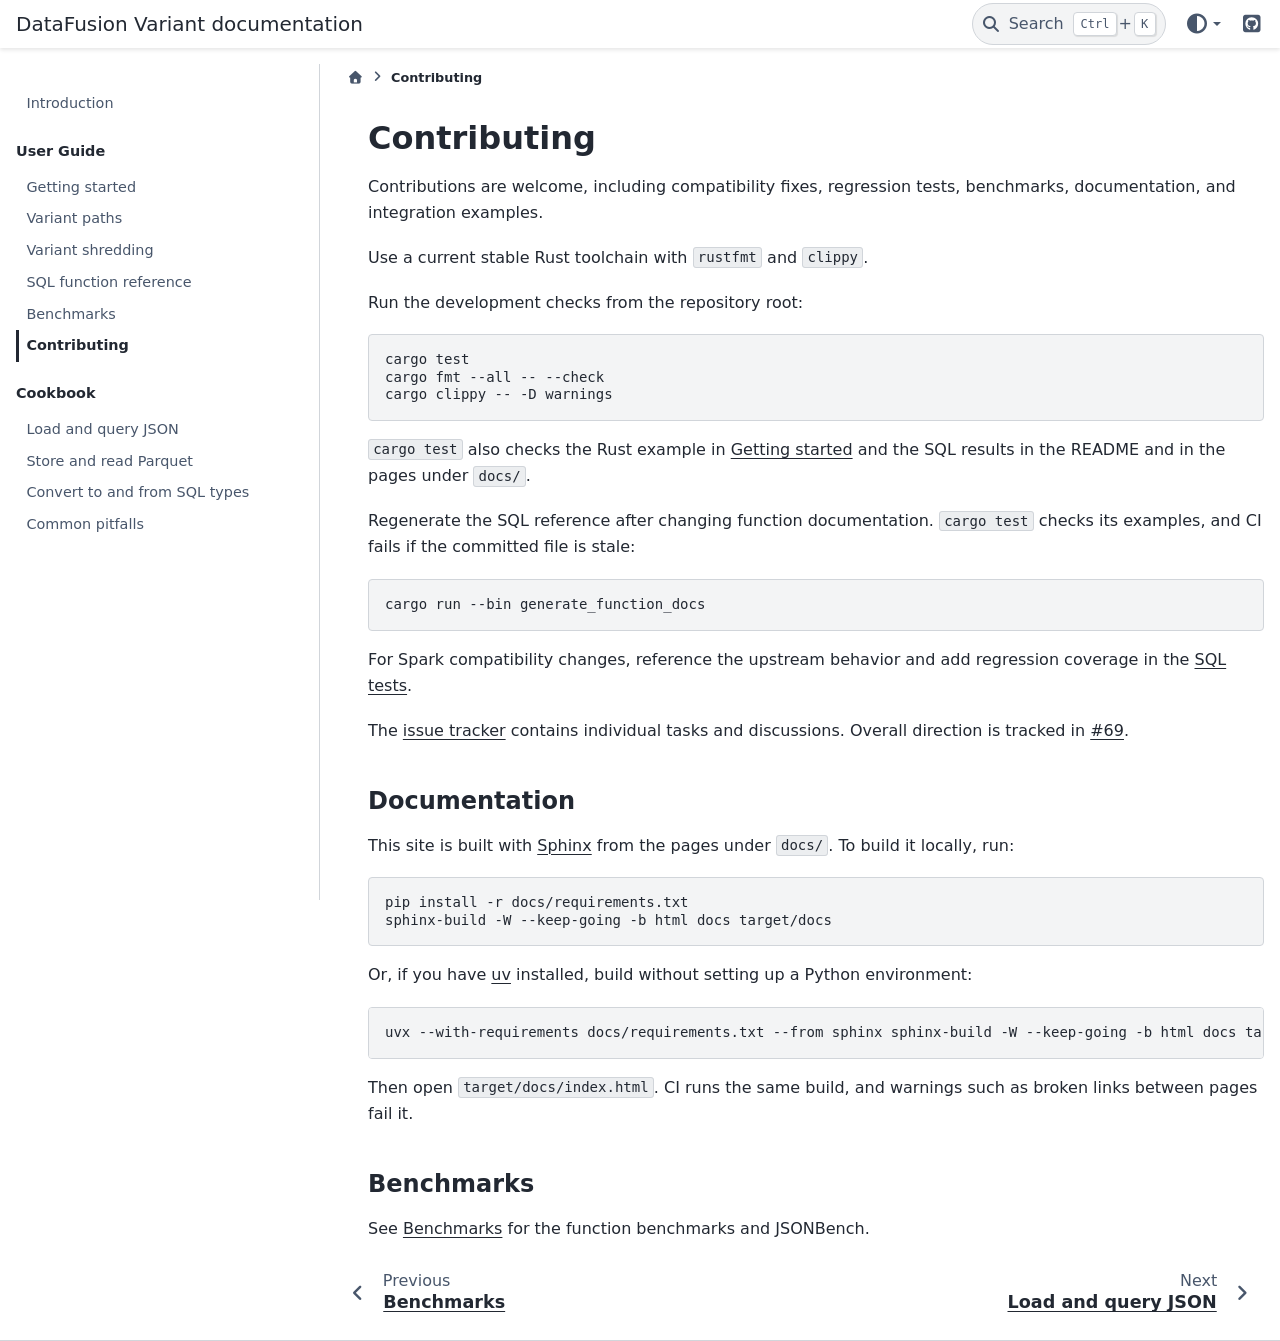
<file: contributing.html>
<!DOCTYPE html>


<html lang="en" data-content_root="./" >

  <head>
    <meta charset="utf-8" />
    <meta name="viewport" content="width=device-width, initial-scale=1.0" /><meta name="viewport" content="width=device-width, initial-scale=1" />

    <title>Contributing &#8212; DataFusion Variant  documentation</title>
  
  
  
  <script data-cfasync="false">
    document.documentElement.dataset.mode = localStorage.getItem("mode") || "";
    document.documentElement.dataset.theme = localStorage.getItem("theme") || "";
  </script>
  <!--
    this give us a css class that will be invisible only if js is disabled
  -->
  <noscript>
    <style>
      .pst-js-only { display: none !important; }

    </style>
  </noscript>
  
  <!-- Loaded before other Sphinx assets -->
  <link href="_static/styles/theme.css?digest=75c7c72ae941e8b558d8" rel="stylesheet" />
<link href="_static/styles/pydata-sphinx-theme.css?digest=75c7c72ae941e8b558d8" rel="stylesheet" />

    <link rel="stylesheet" type="text/css" href="_static/pygments.css?v=8f2a1f02" />
    <link rel="stylesheet" type="text/css" href="_static/theme_overrides.css?v=5ed1a2f5" />
  
  <!-- So that users can add custom icons -->
  <script defer src="_static/scripts/fontawesome.js?digest=75c7c72ae941e8b558d8"></script>
  <!-- Pre-loaded scripts that we'll load fully later -->
  <link rel="preload" as="script" href="_static/scripts/bootstrap.js?digest=75c7c72ae941e8b558d8" />
<link rel="preload" as="script" href="_static/scripts/pydata-sphinx-theme.js?digest=75c7c72ae941e8b558d8" />

    <script src="_static/documentation_options.js?v=5929fcd5"></script>
    <script src="_static/doctools.js?v=fd6eb6e6"></script>
    <script src="_static/sphinx_highlight.js?v=6ffebe34"></script>
    <script>DOCUMENTATION_OPTIONS.pagename = 'contributing';</script>
    <script>DOCUMENTATION_OPTIONS.search_as_you_type = false;</script>
    <link rel="index" title="Index" href="genindex.html" />
    <link rel="search" title="Search" href="search.html" />
    <link rel="next" title="Load and query JSON" href="cookbook/load-and-query-json.html" />
    <link rel="prev" title="Benchmarks" href="benchmarks.html" />
  <meta name="viewport" content="width=device-width, initial-scale=1"/>
  <meta name="color-scheme" content="light dark"/>
  <meta name="docsearch:language" content="en"/>
  <meta name="docsearch:version" content="" />
  
    
    <script src="_static/searchtools.js"></script>
    <script src="_static/language_data.js"></script>
    <script src="searchindex.js"></script>
  
  </head>
  <body data-default-mode="">
  
  
  <div id="pst-skip-link" class="skip-link d-print-none"><a href="#main-content">Skip to main content</a></div>

  
  <div id="pst-scroll-pixel-helper"></div>
  
  <button type="button" class="btn rounded-pill" id="pst-back-to-top">
    <i class="fa-solid fa-arrow-up"></i>Back to top</button>
  
  
  
  
  <dialog id="pst-search-dialog">
    
<form class="bd-search d-flex align-items-center"
      action="search.html"
      method="get">
  <i class="fa-solid fa-magnifying-glass"></i>
  <input type="search"
         class="form-control"
         name="q"
         placeholder="Search the docs ..."
         aria-label="Search the docs ..."
         autocomplete="off"
         autocorrect="off"
         autocapitalize="off"
         spellcheck="false"/>
  <span class="search-button__kbd-shortcut"><kbd class="kbd-shortcut__modifier">Ctrl</kbd>+<kbd>K</kbd></span>
</form>
  </dialog>

  <div class="pst-async-banner-revealer d-none">
  <aside id="bd-header-version-warning" class="d-none d-print-none" aria-label="Version warning"></aside>
</div>

  
    <header id="pst-header" class="bd-header navbar navbar-expand-lg bd-navbar d-print-none">
<div class="bd-header__inner bd-page-width">
  <button type="button" class="pst-navbar-icon sidebar-toggle primary-toggle" aria-label="Site navigation" aria-expanded="false" aria-controls="pst-primary-sidebar-modal">
    <span class="fa-solid fa-bars"></span>
  </button>
  
  
  <div class="col-lg-3 navbar-header-items__start">
    
      <div class="navbar-item">

  
    
  

<a class="navbar-brand logo" href="index.html">
  
  
  
  
  
  
    <p class="title logo__title">DataFusion Variant  documentation</p>
  
</a></div>
    
  </div>
  
  <div class="col-lg-9 navbar-header-items">
    
    
    <div class="navbar-header-items__end">
      
        <div class="navbar-item navbar-persistent--container">
          

<button type="button" class="btn search-button-field search-button__button pst-js-only" title="Search" aria-label="Search" data-bs-placement="bottom" data-bs-toggle="tooltip">
 <i class="fa-solid fa-magnifying-glass"></i>
 <span class="search-button__default-text">Search</span>
 <span class="search-button__kbd-shortcut"><kbd class="kbd-shortcut__modifier">Ctrl</kbd>+<kbd class="kbd-shortcut__modifier">K</kbd></span>
</button>
        </div>
      
      
        <div class="navbar-item">

<div class="theme-switch-container dropdown pst-js-only" data-bs-toggle="tooltip" data-bs-placement="bottom" title="Color mode">
  <button type="button" class="btn btn-sm nav-link pst-navbar-icon theme-switch-button dropdown-toggle" aria-label="Color mode" data-bs-toggle="dropdown">
    <i class="theme-switch fa-solid fa-sun fa-lg" data-mode="light" title="Light"></i>
    <i class="theme-switch fa-solid fa-moon fa-lg" data-mode="dark" title="Dark"></i>
    <i class="theme-switch fa-solid fa-circle-half-stroke fa-lg" data-mode="auto" title="System Settings"></i>
  </button>
  <ul class="dropdown-menu dropdown-menu-end">
    <li><button type="button" class="dropdown-item d-flex align-items-center theme-change-button" data-mode="auto"><i class="fa-solid fa-circle-half-stroke fa-lg me-1"></i>System Settings</button></li>
    <li><button type="button" class="dropdown-item d-flex align-items-center theme-change-button" data-mode="light"><i class="fa-solid fa-sun fa-lg me-1"></i>Light</button></li>
    <li><button type="button" class="dropdown-item d-flex align-items-center theme-change-button" data-mode="dark"><i class="fa-solid fa-moon fa-lg me-1"></i>Dark</button></li>
  </ul>
</div></div>
      
        <div class="navbar-item"><ul class="navbar-icon-links"
    aria-label="Icon Links">
        <li class="nav-item">
          
          
          
          
          
          
          
          
          <a href="https://github.com/datafusion-contrib/datafusion-variant" title="GitHub" class="nav-link pst-navbar-icon" rel="noopener" target="_blank" data-bs-toggle="tooltip" data-bs-placement="bottom"><i class="fa-brands fa-square-github fa-lg" aria-hidden="true"></i><span class="visually-hidden">GitHub</span></a>
        </li>
</ul></div>
      
    </div>
    
  </div>
  
  
    <div class="navbar-persistent--mobile">

<button type="button" class="btn search-button-field search-button__button pst-js-only" title="Search" aria-label="Search" data-bs-placement="bottom" data-bs-toggle="tooltip">
 <i class="fa-solid fa-magnifying-glass"></i>
 <span class="search-button__default-text">Search</span>
 <span class="search-button__kbd-shortcut"><kbd class="kbd-shortcut__modifier">Ctrl</kbd>+<kbd class="kbd-shortcut__modifier">K</kbd></span>
</button>
    </div>
  

  
</div>

    </header>
  

  <div class="bd-container">
    <div class="bd-container__inner bd-page-width">
      
      
      
      <dialog id="pst-primary-sidebar-modal" tabindex="-1"></dialog>
      <div id="pst-primary-sidebar" class="bd-sidebar-primary bd-sidebar">
        

  
  <div class="sidebar-header-items sidebar-primary__section">
    
    
    
    
      <div class="sidebar-header-items__end">
        
          <div class="navbar-item">

<div class="theme-switch-container dropdown pst-js-only" data-bs-toggle="tooltip" data-bs-placement="bottom" title="Color mode">
  <button type="button" class="btn btn-sm nav-link pst-navbar-icon theme-switch-button dropdown-toggle" aria-label="Color mode" data-bs-toggle="dropdown">
    <i class="theme-switch fa-solid fa-sun fa-lg" data-mode="light" title="Light"></i>
    <i class="theme-switch fa-solid fa-moon fa-lg" data-mode="dark" title="Dark"></i>
    <i class="theme-switch fa-solid fa-circle-half-stroke fa-lg" data-mode="auto" title="System Settings"></i>
  </button>
  <ul class="dropdown-menu dropdown-menu-end">
    <li><button type="button" class="dropdown-item d-flex align-items-center theme-change-button" data-mode="auto"><i class="fa-solid fa-circle-half-stroke fa-lg me-1"></i>System Settings</button></li>
    <li><button type="button" class="dropdown-item d-flex align-items-center theme-change-button" data-mode="light"><i class="fa-solid fa-sun fa-lg me-1"></i>Light</button></li>
    <li><button type="button" class="dropdown-item d-flex align-items-center theme-change-button" data-mode="dark"><i class="fa-solid fa-moon fa-lg me-1"></i>Dark</button></li>
  </ul>
</div></div>
        
          <div class="navbar-item"><ul class="navbar-icon-links"
    aria-label="Icon Links">
        <li class="nav-item">
          
          
          
          
          
          
          
          
          <a href="https://github.com/datafusion-contrib/datafusion-variant" title="GitHub" class="nav-link pst-navbar-icon" rel="noopener" target="_blank" data-bs-toggle="tooltip" data-bs-placement="bottom"><i class="fa-brands fa-square-github fa-lg" aria-hidden="true"></i><span class="visually-hidden">GitHub</span></a>
        </li>
</ul></div>
        
      </div>
    
  </div>
  
    <div class="sidebar-primary-items__start sidebar-primary__section">
        <div class="sidebar-primary-item"><nav class="bd-links" id="bd-docs-nav" aria-label="Main navigation">
  <div class="bd-toc-item active">
    <ul class="nav bd-sidenav">
<li class="toctree-l1"><a class="reference internal" href="index.html">Introduction</a></li>
</ul>
<p aria-level="2" class="caption" role="heading"><span class="caption-text">User Guide</span></p>
<ul class="current nav bd-sidenav">
<li class="toctree-l1"><a class="reference internal" href="getting-started.html">Getting started</a></li>
<li class="toctree-l1"><a class="reference internal" href="paths.html">Variant paths</a></li>
<li class="toctree-l1"><a class="reference internal" href="shredding.html">Variant shredding</a></li>
<li class="toctree-l1"><a class="reference internal" href="sql-reference.html">SQL function reference</a></li>
<li class="toctree-l1"><a class="reference internal" href="benchmarks.html">Benchmarks</a></li>
<li class="toctree-l1 current active"><a aria-current="page" class="current reference internal" href="#">Contributing</a></li>
</ul>
<p aria-level="2" class="caption" role="heading"><span class="caption-text">Cookbook</span></p>
<ul class="nav bd-sidenav">
<li class="toctree-l1"><a class="reference internal" href="cookbook/load-and-query-json.html">Load and query JSON</a></li>
<li class="toctree-l1"><a class="reference internal" href="cookbook/store-and-read-parquet.html">Store and read Parquet</a></li>
<li class="toctree-l1"><a class="reference internal" href="cookbook/convert-sql-types.html">Convert to and from SQL types</a></li>
<li class="toctree-l1"><a class="reference internal" href="cookbook/common-pitfalls.html">Common pitfalls</a></li>
</ul>

  </div>
</nav></div>
    </div>
  
  
  <div class="sidebar-primary-items__end sidebar-primary__section">
      <div class="sidebar-primary-item">
<div id="ethical-ad-placement"
      class="flat"
      data-ea-publisher="readthedocs"
      data-ea-type="readthedocs-sidebar"
      data-ea-manual="true">
</div></div>
  </div>


      </div>
      
      <main id="main-content" class="bd-main" role="main">
        
        
          <div class="bd-content">
            <div class="bd-article-container">
              
              <div class="bd-header-article d-print-none">
<div class="header-article-items header-article__inner">
  
    <div class="header-article-items__start">
      
        <div class="header-article-item">

<nav aria-label="Breadcrumb" class="d-print-none">
  <ul class="bd-breadcrumbs">
    
    <li class="breadcrumb-item breadcrumb-home">
      <a href="index.html" class="nav-link" aria-label="Home">
        <i class="fa-solid fa-house"></i>
      </a>
    </li>
    <li class="breadcrumb-item active" aria-current="page"><span class="ellipsis">Contributing</span></li>
  </ul>
</nav>
</div>
      
    </div>
  
  
</div>
</div>
              
              
              
                
<div id="searchbox"></div>
                <article class="bd-article">
                  
  <section id="contributing">
<h1>Contributing<a class="headerlink" href="#contributing" title="Link to this heading">#</a></h1>
<p>Contributions are welcome, including compatibility fixes, regression tests,
benchmarks, documentation, and integration examples.</p>
<p>Use a current stable Rust toolchain with <code class="docutils literal notranslate"><span class="pre">rustfmt</span></code> and <code class="docutils literal notranslate"><span class="pre">clippy</span></code>.</p>
<p>Run the development checks from the repository root:</p>
<div class="highlight-sh notranslate"><div class="highlight"><pre><span></span>cargo<span class="w"> </span><span class="nb">test</span>
cargo<span class="w"> </span>fmt<span class="w"> </span>--all<span class="w"> </span>--<span class="w"> </span>--check
cargo<span class="w"> </span>clippy<span class="w"> </span>--<span class="w"> </span>-D<span class="w"> </span>warnings
</pre></div>
</div>
<p><code class="docutils literal notranslate"><span class="pre">cargo</span> <span class="pre">test</span></code> also checks the Rust example in <a class="reference internal" href="getting-started.html"><span class="std std-doc">Getting started</span></a>
and the SQL results in the README and in the pages under <code class="docutils literal notranslate"><span class="pre">docs/</span></code>.</p>
<p>Regenerate the SQL reference after changing function documentation.
<code class="docutils literal notranslate"><span class="pre">cargo</span> <span class="pre">test</span></code> checks its examples, and CI fails if the committed file is stale:</p>
<div class="highlight-sh notranslate"><div class="highlight"><pre><span></span>cargo<span class="w"> </span>run<span class="w"> </span>--bin<span class="w"> </span>generate_function_docs
</pre></div>
</div>
<p>For Spark compatibility changes, reference the upstream behavior and add
regression coverage in the <a class="reference external" href="https://github.com/datafusion-contrib/datafusion-variant/blob/main/tests/test_files">SQL tests</a>.</p>
<p>The <a class="reference external" href="https://github.com/datafusion-contrib/datafusion-variant/issues">issue tracker</a>
contains individual tasks and discussions. Overall direction is tracked
in <a class="reference external" href="https://github.com/datafusion-contrib/datafusion-variant/issues/69">#69</a>.</p>
<section id="documentation">
<h2>Documentation<a class="headerlink" href="#documentation" title="Link to this heading">#</a></h2>
<p>This site is built with <a class="reference external" href="https://www.sphinx-doc.org/">Sphinx</a> from the pages under <code class="docutils literal notranslate"><span class="pre">docs/</span></code>. To build it
locally, run:</p>
<div class="highlight-sh notranslate"><div class="highlight"><pre><span></span>pip<span class="w"> </span>install<span class="w"> </span>-r<span class="w"> </span>docs/requirements.txt
sphinx-build<span class="w"> </span>-W<span class="w"> </span>--keep-going<span class="w"> </span>-b<span class="w"> </span>html<span class="w"> </span>docs<span class="w"> </span>target/docs
</pre></div>
</div>
<p>Or, if you have <a class="reference external" href="https://docs.astral.sh/uv/">uv</a> installed, build without setting up a Python environment:</p>
<div class="highlight-sh notranslate"><div class="highlight"><pre><span></span>uvx<span class="w"> </span>--with-requirements<span class="w"> </span>docs/requirements.txt<span class="w"> </span>--from<span class="w"> </span>sphinx<span class="w"> </span>sphinx-build<span class="w"> </span>-W<span class="w"> </span>--keep-going<span class="w"> </span>-b<span class="w"> </span>html<span class="w"> </span>docs<span class="w"> </span>target/docs
</pre></div>
</div>
<p>Then open <code class="docutils literal notranslate"><span class="pre">target/docs/index.html</span></code>. CI runs the same build, and warnings such as
broken links between pages fail it.</p>
</section>
<section id="benchmarks">
<h2>Benchmarks<a class="headerlink" href="#benchmarks" title="Link to this heading">#</a></h2>
<p>See <a class="reference internal" href="benchmarks.html"><span class="std std-doc">Benchmarks</span></a> for the function benchmarks and JSONBench.</p>
</section>
</section>


                </article>
              
              
              
              
              
                <footer class="prev-next-footer d-print-none">
                  
<div class="prev-next-area">
    <a class="left-prev"
       href="benchmarks.html"
       title="previous page">
      <i class="fa-solid fa-angle-left"></i>
      <div class="prev-next-info">
        <p class="prev-next-subtitle">previous</p>
        <p class="prev-next-title">Benchmarks</p>
      </div>
    </a>
    <a class="right-next"
       href="cookbook/load-and-query-json.html"
       title="next page">
      <div class="prev-next-info">
        <p class="prev-next-subtitle">next</p>
        <p class="prev-next-title">Load and query JSON</p>
      </div>
      <i class="fa-solid fa-angle-right"></i>
    </a>
</div>
                </footer>
              
            </div>
            
            
              
            
          </div>
          <footer class="bd-footer-content">
            
          </footer>
        
      </main>
    </div>
  </div>
  
  <!-- Scripts loaded after <body> so the DOM is not blocked -->
  <script defer src="_static/scripts/bootstrap.js?digest=75c7c72ae941e8b558d8"></script>
<script defer src="_static/scripts/pydata-sphinx-theme.js?digest=75c7c72ae941e8b558d8"></script>

  <footer class="bd-footer">
  </footer>
  </body>
</html>
</file>
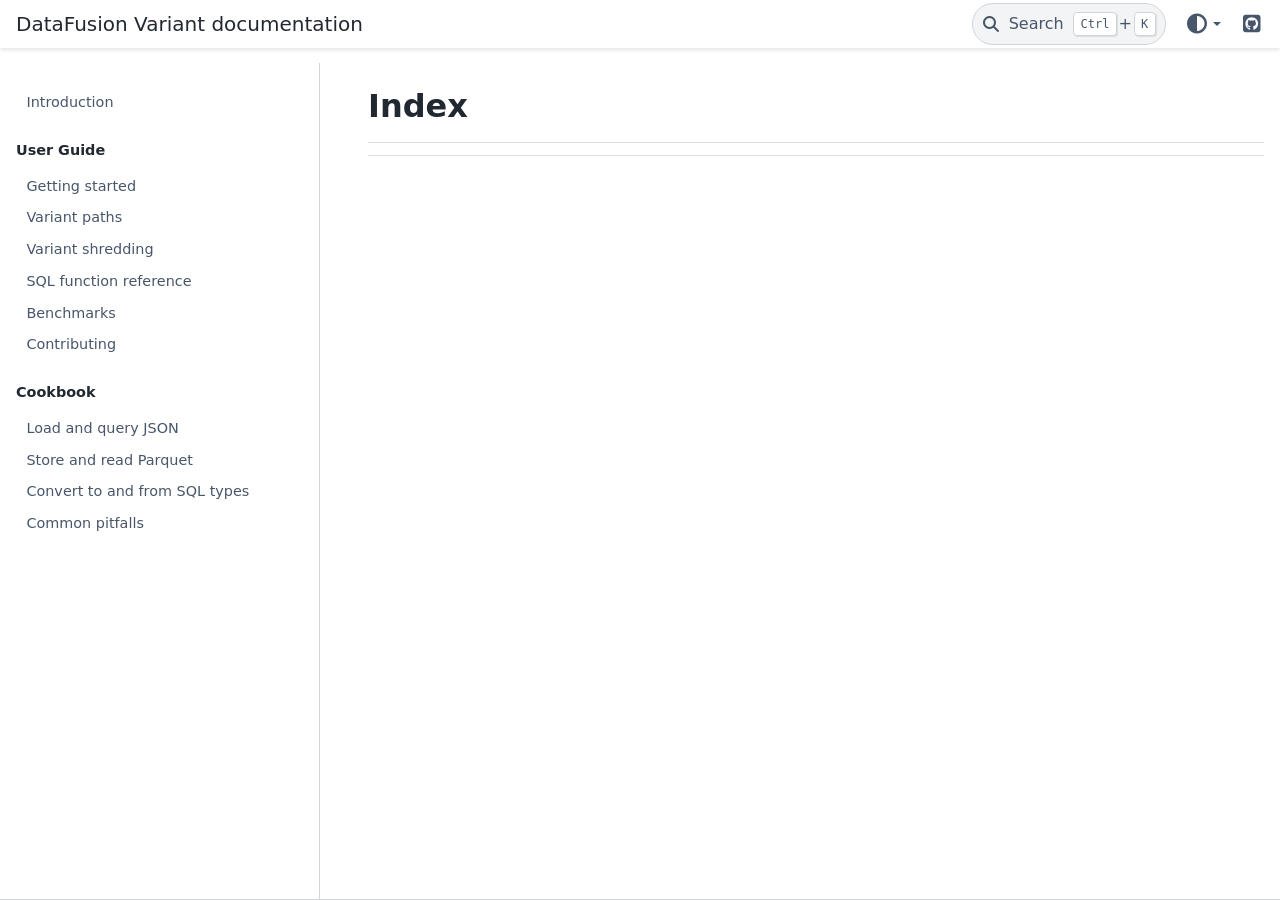
<file: genindex.html>
<!DOCTYPE html>


<html lang="en" data-content_root="./" >

  <head>
    <meta charset="utf-8" />
    <meta name="viewport" content="width=device-width, initial-scale=1.0" />
    <title>Index &#8212; DataFusion Variant  documentation</title>
  
  
  
  <script data-cfasync="false">
    document.documentElement.dataset.mode = localStorage.getItem("mode") || "";
    document.documentElement.dataset.theme = localStorage.getItem("theme") || "";
  </script>
  <!--
    this give us a css class that will be invisible only if js is disabled
  -->
  <noscript>
    <style>
      .pst-js-only { display: none !important; }

    </style>
  </noscript>
  
  <!-- Loaded before other Sphinx assets -->
  <link href="_static/styles/theme.css?digest=75c7c72ae941e8b558d8" rel="stylesheet" />
<link href="_static/styles/pydata-sphinx-theme.css?digest=75c7c72ae941e8b558d8" rel="stylesheet" />

    <link rel="stylesheet" type="text/css" href="_static/pygments.css?v=8f2a1f02" />
    <link rel="stylesheet" type="text/css" href="_static/theme_overrides.css?v=5ed1a2f5" />
  
  <!-- So that users can add custom icons -->
  <script defer src="_static/scripts/fontawesome.js?digest=75c7c72ae941e8b558d8"></script>
  <!-- Pre-loaded scripts that we'll load fully later -->
  <link rel="preload" as="script" href="_static/scripts/bootstrap.js?digest=75c7c72ae941e8b558d8" />
<link rel="preload" as="script" href="_static/scripts/pydata-sphinx-theme.js?digest=75c7c72ae941e8b558d8" />

    <script src="_static/documentation_options.js?v=5929fcd5"></script>
    <script src="_static/doctools.js?v=fd6eb6e6"></script>
    <script src="_static/sphinx_highlight.js?v=6ffebe34"></script>
    <script>DOCUMENTATION_OPTIONS.pagename = 'genindex';</script>
    <script>DOCUMENTATION_OPTIONS.search_as_you_type = false;</script>
    <link rel="index" title="Index" href="#" />
    <link rel="search" title="Search" href="search.html" />
  <meta name="viewport" content="width=device-width, initial-scale=1"/>
  <meta name="color-scheme" content="light dark"/>
  <meta name="docsearch:language" content="en"/>
  <meta name="docsearch:version" content="" />
  
    
    <script src="_static/searchtools.js"></script>
    <script src="_static/language_data.js"></script>
    <script src="searchindex.js"></script>
  
  </head>
  <body data-default-mode="">
  
  
  <div id="pst-skip-link" class="skip-link d-print-none"><a href="#main-content">Skip to main content</a></div>

  
  <div id="pst-scroll-pixel-helper"></div>
  
  <button type="button" class="btn rounded-pill" id="pst-back-to-top">
    <i class="fa-solid fa-arrow-up"></i>Back to top</button>
  
  
  
  
  <dialog id="pst-search-dialog">
    
<form class="bd-search d-flex align-items-center"
      action="search.html"
      method="get">
  <i class="fa-solid fa-magnifying-glass"></i>
  <input type="search"
         class="form-control"
         name="q"
         placeholder="Search the docs ..."
         aria-label="Search the docs ..."
         autocomplete="off"
         autocorrect="off"
         autocapitalize="off"
         spellcheck="false"/>
  <span class="search-button__kbd-shortcut"><kbd class="kbd-shortcut__modifier">Ctrl</kbd>+<kbd>K</kbd></span>
</form>
  </dialog>

  <div class="pst-async-banner-revealer d-none">
  <aside id="bd-header-version-warning" class="d-none d-print-none" aria-label="Version warning"></aside>
</div>

  
    <header id="pst-header" class="bd-header navbar navbar-expand-lg bd-navbar d-print-none">
<div class="bd-header__inner bd-page-width">
  <button type="button" class="pst-navbar-icon sidebar-toggle primary-toggle" aria-label="Site navigation" aria-expanded="false" aria-controls="pst-primary-sidebar-modal">
    <span class="fa-solid fa-bars"></span>
  </button>
  
  
  <div class="col-lg-3 navbar-header-items__start">
    
      <div class="navbar-item">

  
    
  

<a class="navbar-brand logo" href="index.html">
  
  
  
  
  
  
    <p class="title logo__title">DataFusion Variant  documentation</p>
  
</a></div>
    
  </div>
  
  <div class="col-lg-9 navbar-header-items">
    
    
    <div class="navbar-header-items__end">
      
        <div class="navbar-item navbar-persistent--container">
          

<button type="button" class="btn search-button-field search-button__button pst-js-only" title="Search" aria-label="Search" data-bs-placement="bottom" data-bs-toggle="tooltip">
 <i class="fa-solid fa-magnifying-glass"></i>
 <span class="search-button__default-text">Search</span>
 <span class="search-button__kbd-shortcut"><kbd class="kbd-shortcut__modifier">Ctrl</kbd>+<kbd class="kbd-shortcut__modifier">K</kbd></span>
</button>
        </div>
      
      
        <div class="navbar-item">

<div class="theme-switch-container dropdown pst-js-only" data-bs-toggle="tooltip" data-bs-placement="bottom" title="Color mode">
  <button type="button" class="btn btn-sm nav-link pst-navbar-icon theme-switch-button dropdown-toggle" aria-label="Color mode" data-bs-toggle="dropdown">
    <i class="theme-switch fa-solid fa-sun fa-lg" data-mode="light" title="Light"></i>
    <i class="theme-switch fa-solid fa-moon fa-lg" data-mode="dark" title="Dark"></i>
    <i class="theme-switch fa-solid fa-circle-half-stroke fa-lg" data-mode="auto" title="System Settings"></i>
  </button>
  <ul class="dropdown-menu dropdown-menu-end">
    <li><button type="button" class="dropdown-item d-flex align-items-center theme-change-button" data-mode="auto"><i class="fa-solid fa-circle-half-stroke fa-lg me-1"></i>System Settings</button></li>
    <li><button type="button" class="dropdown-item d-flex align-items-center theme-change-button" data-mode="light"><i class="fa-solid fa-sun fa-lg me-1"></i>Light</button></li>
    <li><button type="button" class="dropdown-item d-flex align-items-center theme-change-button" data-mode="dark"><i class="fa-solid fa-moon fa-lg me-1"></i>Dark</button></li>
  </ul>
</div></div>
      
        <div class="navbar-item"><ul class="navbar-icon-links"
    aria-label="Icon Links">
        <li class="nav-item">
          
          
          
          
          
          
          
          
          <a href="https://github.com/datafusion-contrib/datafusion-variant" title="GitHub" class="nav-link pst-navbar-icon" rel="noopener" target="_blank" data-bs-toggle="tooltip" data-bs-placement="bottom"><i class="fa-brands fa-square-github fa-lg" aria-hidden="true"></i><span class="visually-hidden">GitHub</span></a>
        </li>
</ul></div>
      
    </div>
    
  </div>
  
  
    <div class="navbar-persistent--mobile">

<button type="button" class="btn search-button-field search-button__button pst-js-only" title="Search" aria-label="Search" data-bs-placement="bottom" data-bs-toggle="tooltip">
 <i class="fa-solid fa-magnifying-glass"></i>
 <span class="search-button__default-text">Search</span>
 <span class="search-button__kbd-shortcut"><kbd class="kbd-shortcut__modifier">Ctrl</kbd>+<kbd class="kbd-shortcut__modifier">K</kbd></span>
</button>
    </div>
  

  
</div>

    </header>
  

  <div class="bd-container">
    <div class="bd-container__inner bd-page-width">
      
      
      
        
      
      <dialog id="pst-primary-sidebar-modal" tabindex="-1"></dialog>
      <div id="pst-primary-sidebar" class="bd-sidebar-primary bd-sidebar">
        

  
  <div class="sidebar-header-items sidebar-primary__section">
    
    
    
    
      <div class="sidebar-header-items__end">
        
          <div class="navbar-item">

<div class="theme-switch-container dropdown pst-js-only" data-bs-toggle="tooltip" data-bs-placement="bottom" title="Color mode">
  <button type="button" class="btn btn-sm nav-link pst-navbar-icon theme-switch-button dropdown-toggle" aria-label="Color mode" data-bs-toggle="dropdown">
    <i class="theme-switch fa-solid fa-sun fa-lg" data-mode="light" title="Light"></i>
    <i class="theme-switch fa-solid fa-moon fa-lg" data-mode="dark" title="Dark"></i>
    <i class="theme-switch fa-solid fa-circle-half-stroke fa-lg" data-mode="auto" title="System Settings"></i>
  </button>
  <ul class="dropdown-menu dropdown-menu-end">
    <li><button type="button" class="dropdown-item d-flex align-items-center theme-change-button" data-mode="auto"><i class="fa-solid fa-circle-half-stroke fa-lg me-1"></i>System Settings</button></li>
    <li><button type="button" class="dropdown-item d-flex align-items-center theme-change-button" data-mode="light"><i class="fa-solid fa-sun fa-lg me-1"></i>Light</button></li>
    <li><button type="button" class="dropdown-item d-flex align-items-center theme-change-button" data-mode="dark"><i class="fa-solid fa-moon fa-lg me-1"></i>Dark</button></li>
  </ul>
</div></div>
        
          <div class="navbar-item"><ul class="navbar-icon-links"
    aria-label="Icon Links">
        <li class="nav-item">
          
          
          
          
          
          
          
          
          <a href="https://github.com/datafusion-contrib/datafusion-variant" title="GitHub" class="nav-link pst-navbar-icon" rel="noopener" target="_blank" data-bs-toggle="tooltip" data-bs-placement="bottom"><i class="fa-brands fa-square-github fa-lg" aria-hidden="true"></i><span class="visually-hidden">GitHub</span></a>
        </li>
</ul></div>
        
      </div>
    
  </div>
  
    <div class="sidebar-primary-items__start sidebar-primary__section">
        <div class="sidebar-primary-item"><nav class="bd-links" id="bd-docs-nav" aria-label="Main navigation">
  <div class="bd-toc-item active">
    <ul class="nav bd-sidenav">
<li class="toctree-l1"><a class="reference internal" href="index.html">Introduction</a></li>
</ul>
<p aria-level="2" class="caption" role="heading"><span class="caption-text">User Guide</span></p>
<ul class="nav bd-sidenav">
<li class="toctree-l1"><a class="reference internal" href="getting-started.html">Getting started</a></li>
<li class="toctree-l1"><a class="reference internal" href="paths.html">Variant paths</a></li>
<li class="toctree-l1"><a class="reference internal" href="shredding.html">Variant shredding</a></li>
<li class="toctree-l1"><a class="reference internal" href="sql-reference.html">SQL function reference</a></li>
<li class="toctree-l1"><a class="reference internal" href="benchmarks.html">Benchmarks</a></li>
<li class="toctree-l1"><a class="reference internal" href="contributing.html">Contributing</a></li>
</ul>
<p aria-level="2" class="caption" role="heading"><span class="caption-text">Cookbook</span></p>
<ul class="nav bd-sidenav">
<li class="toctree-l1"><a class="reference internal" href="cookbook/load-and-query-json.html">Load and query JSON</a></li>
<li class="toctree-l1"><a class="reference internal" href="cookbook/store-and-read-parquet.html">Store and read Parquet</a></li>
<li class="toctree-l1"><a class="reference internal" href="cookbook/convert-sql-types.html">Convert to and from SQL types</a></li>
<li class="toctree-l1"><a class="reference internal" href="cookbook/common-pitfalls.html">Common pitfalls</a></li>
</ul>

  </div>
</nav></div>
    </div>
  
  
  <div class="sidebar-primary-items__end sidebar-primary__section">
      <div class="sidebar-primary-item">
<div id="ethical-ad-placement"
      class="flat"
      data-ea-publisher="readthedocs"
      data-ea-type="readthedocs-sidebar"
      data-ea-manual="true">
</div></div>
  </div>


      </div>
      
      <main id="main-content" class="bd-main" role="main">
        
        
          <div class="bd-content">
            <div class="bd-article-container">
              
              <div class="bd-header-article d-print-none"></div>
              
              
              
                
<div id="searchbox"></div>
                <article class="bd-article">
                  

<h1 id="index">Index</h1>

<div class="genindex-jumpbox">
 
</div>


                </article>
              
              
              
              
              
                <footer class="prev-next-footer d-print-none">
                  
<div class="prev-next-area">
</div>
                </footer>
              
            </div>
            
            
              
            
          </div>
          <footer class="bd-footer-content">
            
          </footer>
        
      </main>
    </div>
  </div>
  
  <!-- Scripts loaded after <body> so the DOM is not blocked -->
  <script defer src="_static/scripts/bootstrap.js?digest=75c7c72ae941e8b558d8"></script>
<script defer src="_static/scripts/pydata-sphinx-theme.js?digest=75c7c72ae941e8b558d8"></script>

  <footer class="bd-footer">
  </footer>
  </body>
</html>
</file>
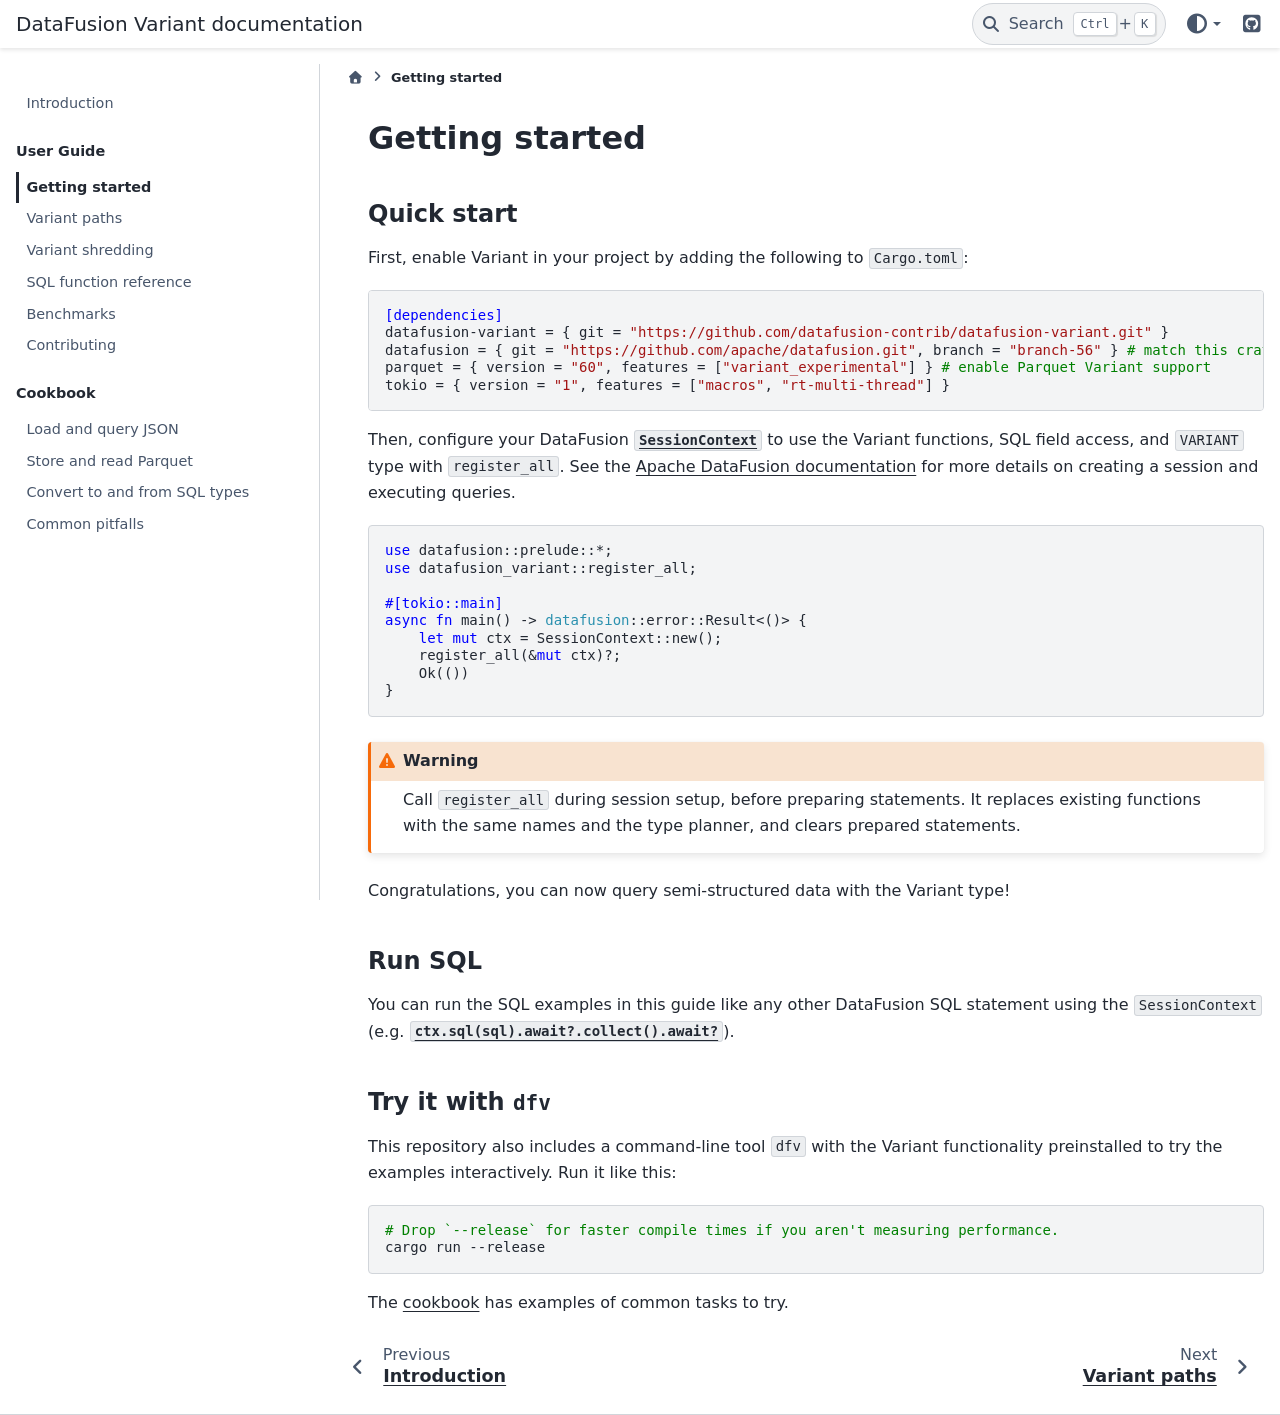
<file: getting-started.html>
<!DOCTYPE html>


<html lang="en" data-content_root="./" >

  <head>
    <meta charset="utf-8" />
    <meta name="viewport" content="width=device-width, initial-scale=1.0" /><meta name="viewport" content="width=device-width, initial-scale=1" />

    <title>Getting started &#8212; DataFusion Variant  documentation</title>
  
  
  
  <script data-cfasync="false">
    document.documentElement.dataset.mode = localStorage.getItem("mode") || "";
    document.documentElement.dataset.theme = localStorage.getItem("theme") || "";
  </script>
  <!--
    this give us a css class that will be invisible only if js is disabled
  -->
  <noscript>
    <style>
      .pst-js-only { display: none !important; }

    </style>
  </noscript>
  
  <!-- Loaded before other Sphinx assets -->
  <link href="_static/styles/theme.css?digest=75c7c72ae941e8b558d8" rel="stylesheet" />
<link href="_static/styles/pydata-sphinx-theme.css?digest=75c7c72ae941e8b558d8" rel="stylesheet" />

    <link rel="stylesheet" type="text/css" href="_static/pygments.css?v=8f2a1f02" />
    <link rel="stylesheet" type="text/css" href="_static/theme_overrides.css?v=5ed1a2f5" />
  
  <!-- So that users can add custom icons -->
  <script defer src="_static/scripts/fontawesome.js?digest=75c7c72ae941e8b558d8"></script>
  <!-- Pre-loaded scripts that we'll load fully later -->
  <link rel="preload" as="script" href="_static/scripts/bootstrap.js?digest=75c7c72ae941e8b558d8" />
<link rel="preload" as="script" href="_static/scripts/pydata-sphinx-theme.js?digest=75c7c72ae941e8b558d8" />

    <script src="_static/documentation_options.js?v=5929fcd5"></script>
    <script src="_static/doctools.js?v=fd6eb6e6"></script>
    <script src="_static/sphinx_highlight.js?v=6ffebe34"></script>
    <script>DOCUMENTATION_OPTIONS.pagename = 'getting-started';</script>
    <script>DOCUMENTATION_OPTIONS.search_as_you_type = false;</script>
    <link rel="index" title="Index" href="genindex.html" />
    <link rel="search" title="Search" href="search.html" />
    <link rel="next" title="Variant paths" href="paths.html" />
    <link rel="prev" title="Introduction" href="index.html" />
  <meta name="viewport" content="width=device-width, initial-scale=1"/>
  <meta name="color-scheme" content="light dark"/>
  <meta name="docsearch:language" content="en"/>
  <meta name="docsearch:version" content="" />
  
    
    <script src="_static/searchtools.js"></script>
    <script src="_static/language_data.js"></script>
    <script src="searchindex.js"></script>
  
  </head>
  <body data-default-mode="">
  
  
  <div id="pst-skip-link" class="skip-link d-print-none"><a href="#main-content">Skip to main content</a></div>

  
  <div id="pst-scroll-pixel-helper"></div>
  
  <button type="button" class="btn rounded-pill" id="pst-back-to-top">
    <i class="fa-solid fa-arrow-up"></i>Back to top</button>
  
  
  
  
  <dialog id="pst-search-dialog">
    
<form class="bd-search d-flex align-items-center"
      action="search.html"
      method="get">
  <i class="fa-solid fa-magnifying-glass"></i>
  <input type="search"
         class="form-control"
         name="q"
         placeholder="Search the docs ..."
         aria-label="Search the docs ..."
         autocomplete="off"
         autocorrect="off"
         autocapitalize="off"
         spellcheck="false"/>
  <span class="search-button__kbd-shortcut"><kbd class="kbd-shortcut__modifier">Ctrl</kbd>+<kbd>K</kbd></span>
</form>
  </dialog>

  <div class="pst-async-banner-revealer d-none">
  <aside id="bd-header-version-warning" class="d-none d-print-none" aria-label="Version warning"></aside>
</div>

  
    <header id="pst-header" class="bd-header navbar navbar-expand-lg bd-navbar d-print-none">
<div class="bd-header__inner bd-page-width">
  <button type="button" class="pst-navbar-icon sidebar-toggle primary-toggle" aria-label="Site navigation" aria-expanded="false" aria-controls="pst-primary-sidebar-modal">
    <span class="fa-solid fa-bars"></span>
  </button>
  
  
  <div class="col-lg-3 navbar-header-items__start">
    
      <div class="navbar-item">

  
    
  

<a class="navbar-brand logo" href="index.html">
  
  
  
  
  
  
    <p class="title logo__title">DataFusion Variant  documentation</p>
  
</a></div>
    
  </div>
  
  <div class="col-lg-9 navbar-header-items">
    
    
    <div class="navbar-header-items__end">
      
        <div class="navbar-item navbar-persistent--container">
          

<button type="button" class="btn search-button-field search-button__button pst-js-only" title="Search" aria-label="Search" data-bs-placement="bottom" data-bs-toggle="tooltip">
 <i class="fa-solid fa-magnifying-glass"></i>
 <span class="search-button__default-text">Search</span>
 <span class="search-button__kbd-shortcut"><kbd class="kbd-shortcut__modifier">Ctrl</kbd>+<kbd class="kbd-shortcut__modifier">K</kbd></span>
</button>
        </div>
      
      
        <div class="navbar-item">

<div class="theme-switch-container dropdown pst-js-only" data-bs-toggle="tooltip" data-bs-placement="bottom" title="Color mode">
  <button type="button" class="btn btn-sm nav-link pst-navbar-icon theme-switch-button dropdown-toggle" aria-label="Color mode" data-bs-toggle="dropdown">
    <i class="theme-switch fa-solid fa-sun fa-lg" data-mode="light" title="Light"></i>
    <i class="theme-switch fa-solid fa-moon fa-lg" data-mode="dark" title="Dark"></i>
    <i class="theme-switch fa-solid fa-circle-half-stroke fa-lg" data-mode="auto" title="System Settings"></i>
  </button>
  <ul class="dropdown-menu dropdown-menu-end">
    <li><button type="button" class="dropdown-item d-flex align-items-center theme-change-button" data-mode="auto"><i class="fa-solid fa-circle-half-stroke fa-lg me-1"></i>System Settings</button></li>
    <li><button type="button" class="dropdown-item d-flex align-items-center theme-change-button" data-mode="light"><i class="fa-solid fa-sun fa-lg me-1"></i>Light</button></li>
    <li><button type="button" class="dropdown-item d-flex align-items-center theme-change-button" data-mode="dark"><i class="fa-solid fa-moon fa-lg me-1"></i>Dark</button></li>
  </ul>
</div></div>
      
        <div class="navbar-item"><ul class="navbar-icon-links"
    aria-label="Icon Links">
        <li class="nav-item">
          
          
          
          
          
          
          
          
          <a href="https://github.com/datafusion-contrib/datafusion-variant" title="GitHub" class="nav-link pst-navbar-icon" rel="noopener" target="_blank" data-bs-toggle="tooltip" data-bs-placement="bottom"><i class="fa-brands fa-square-github fa-lg" aria-hidden="true"></i><span class="visually-hidden">GitHub</span></a>
        </li>
</ul></div>
      
    </div>
    
  </div>
  
  
    <div class="navbar-persistent--mobile">

<button type="button" class="btn search-button-field search-button__button pst-js-only" title="Search" aria-label="Search" data-bs-placement="bottom" data-bs-toggle="tooltip">
 <i class="fa-solid fa-magnifying-glass"></i>
 <span class="search-button__default-text">Search</span>
 <span class="search-button__kbd-shortcut"><kbd class="kbd-shortcut__modifier">Ctrl</kbd>+<kbd class="kbd-shortcut__modifier">K</kbd></span>
</button>
    </div>
  

  
</div>

    </header>
  

  <div class="bd-container">
    <div class="bd-container__inner bd-page-width">
      
      
      
      <dialog id="pst-primary-sidebar-modal" tabindex="-1"></dialog>
      <div id="pst-primary-sidebar" class="bd-sidebar-primary bd-sidebar">
        

  
  <div class="sidebar-header-items sidebar-primary__section">
    
    
    
    
      <div class="sidebar-header-items__end">
        
          <div class="navbar-item">

<div class="theme-switch-container dropdown pst-js-only" data-bs-toggle="tooltip" data-bs-placement="bottom" title="Color mode">
  <button type="button" class="btn btn-sm nav-link pst-navbar-icon theme-switch-button dropdown-toggle" aria-label="Color mode" data-bs-toggle="dropdown">
    <i class="theme-switch fa-solid fa-sun fa-lg" data-mode="light" title="Light"></i>
    <i class="theme-switch fa-solid fa-moon fa-lg" data-mode="dark" title="Dark"></i>
    <i class="theme-switch fa-solid fa-circle-half-stroke fa-lg" data-mode="auto" title="System Settings"></i>
  </button>
  <ul class="dropdown-menu dropdown-menu-end">
    <li><button type="button" class="dropdown-item d-flex align-items-center theme-change-button" data-mode="auto"><i class="fa-solid fa-circle-half-stroke fa-lg me-1"></i>System Settings</button></li>
    <li><button type="button" class="dropdown-item d-flex align-items-center theme-change-button" data-mode="light"><i class="fa-solid fa-sun fa-lg me-1"></i>Light</button></li>
    <li><button type="button" class="dropdown-item d-flex align-items-center theme-change-button" data-mode="dark"><i class="fa-solid fa-moon fa-lg me-1"></i>Dark</button></li>
  </ul>
</div></div>
        
          <div class="navbar-item"><ul class="navbar-icon-links"
    aria-label="Icon Links">
        <li class="nav-item">
          
          
          
          
          
          
          
          
          <a href="https://github.com/datafusion-contrib/datafusion-variant" title="GitHub" class="nav-link pst-navbar-icon" rel="noopener" target="_blank" data-bs-toggle="tooltip" data-bs-placement="bottom"><i class="fa-brands fa-square-github fa-lg" aria-hidden="true"></i><span class="visually-hidden">GitHub</span></a>
        </li>
</ul></div>
        
      </div>
    
  </div>
  
    <div class="sidebar-primary-items__start sidebar-primary__section">
        <div class="sidebar-primary-item"><nav class="bd-links" id="bd-docs-nav" aria-label="Main navigation">
  <div class="bd-toc-item active">
    <ul class="nav bd-sidenav">
<li class="toctree-l1"><a class="reference internal" href="index.html">Introduction</a></li>
</ul>
<p aria-level="2" class="caption" role="heading"><span class="caption-text">User Guide</span></p>
<ul class="current nav bd-sidenav">
<li class="toctree-l1 current active"><a aria-current="page" class="current reference internal" href="#">Getting started</a></li>
<li class="toctree-l1"><a class="reference internal" href="paths.html">Variant paths</a></li>
<li class="toctree-l1"><a class="reference internal" href="shredding.html">Variant shredding</a></li>
<li class="toctree-l1"><a class="reference internal" href="sql-reference.html">SQL function reference</a></li>
<li class="toctree-l1"><a class="reference internal" href="benchmarks.html">Benchmarks</a></li>
<li class="toctree-l1"><a class="reference internal" href="contributing.html">Contributing</a></li>
</ul>
<p aria-level="2" class="caption" role="heading"><span class="caption-text">Cookbook</span></p>
<ul class="nav bd-sidenav">
<li class="toctree-l1"><a class="reference internal" href="cookbook/load-and-query-json.html">Load and query JSON</a></li>
<li class="toctree-l1"><a class="reference internal" href="cookbook/store-and-read-parquet.html">Store and read Parquet</a></li>
<li class="toctree-l1"><a class="reference internal" href="cookbook/convert-sql-types.html">Convert to and from SQL types</a></li>
<li class="toctree-l1"><a class="reference internal" href="cookbook/common-pitfalls.html">Common pitfalls</a></li>
</ul>

  </div>
</nav></div>
    </div>
  
  
  <div class="sidebar-primary-items__end sidebar-primary__section">
      <div class="sidebar-primary-item">
<div id="ethical-ad-placement"
      class="flat"
      data-ea-publisher="readthedocs"
      data-ea-type="readthedocs-sidebar"
      data-ea-manual="true">
</div></div>
  </div>


      </div>
      
      <main id="main-content" class="bd-main" role="main">
        
        
          <div class="bd-content">
            <div class="bd-article-container">
              
              <div class="bd-header-article d-print-none">
<div class="header-article-items header-article__inner">
  
    <div class="header-article-items__start">
      
        <div class="header-article-item">

<nav aria-label="Breadcrumb" class="d-print-none">
  <ul class="bd-breadcrumbs">
    
    <li class="breadcrumb-item breadcrumb-home">
      <a href="index.html" class="nav-link" aria-label="Home">
        <i class="fa-solid fa-house"></i>
      </a>
    </li>
    <li class="breadcrumb-item active" aria-current="page"><span class="ellipsis">Getting started</span></li>
  </ul>
</nav>
</div>
      
    </div>
  
  
</div>
</div>
              
              
              
                
<div id="searchbox"></div>
                <article class="bd-article">
                  
  <section id="getting-started">
<h1>Getting started<a class="headerlink" href="#getting-started" title="Link to this heading">#</a></h1>
<section id="quick-start">
<h2>Quick start<a class="headerlink" href="#quick-start" title="Link to this heading">#</a></h2>
<p>First, enable Variant in your project by adding the following to <code class="docutils literal notranslate"><span class="pre">Cargo.toml</span></code>:</p>
<div class="highlight-toml notranslate"><div class="highlight"><pre><span></span><span class="k">[dependencies]</span>
<span class="n">datafusion-variant</span><span class="w"> </span><span class="o">=</span><span class="w"> </span><span class="p">{</span><span class="w"> </span><span class="n">git</span><span class="w"> </span><span class="p">=</span><span class="w"> </span><span class="s2">"https://github.com/datafusion-contrib/datafusion-variant.git"</span><span class="w"> </span><span class="p">}</span>
<span class="n">datafusion</span><span class="w"> </span><span class="o">=</span><span class="w"> </span><span class="p">{</span><span class="w"> </span><span class="n">git</span><span class="w"> </span><span class="p">=</span><span class="w"> </span><span class="s2">"https://github.com/apache/datafusion.git"</span><span class="p">,</span><span class="w"> </span><span class="n">branch</span><span class="w"> </span><span class="p">=</span><span class="w"> </span><span class="s2">"branch-56"</span><span class="w"> </span><span class="p">}</span><span class="w"> </span><span class="c1"># match this crate</span>
<span class="n">parquet</span><span class="w"> </span><span class="o">=</span><span class="w"> </span><span class="p">{</span><span class="w"> </span><span class="n">version</span><span class="w"> </span><span class="p">=</span><span class="w"> </span><span class="s2">"60"</span><span class="p">,</span><span class="w"> </span><span class="n">features</span><span class="w"> </span><span class="p">=</span><span class="w"> </span><span class="p">[</span><span class="s2">"variant_experimental"</span><span class="p">]</span><span class="w"> </span><span class="p">}</span><span class="w"> </span><span class="c1"># enable Parquet Variant support</span>
<span class="n">tokio</span><span class="w"> </span><span class="o">=</span><span class="w"> </span><span class="p">{</span><span class="w"> </span><span class="n">version</span><span class="w"> </span><span class="p">=</span><span class="w"> </span><span class="s2">"1"</span><span class="p">,</span><span class="w"> </span><span class="n">features</span><span class="w"> </span><span class="p">=</span><span class="w"> </span><span class="p">[</span><span class="s2">"macros"</span><span class="p">,</span><span class="w"> </span><span class="s2">"rt-multi-thread"</span><span class="p">]</span><span class="w"> </span><span class="p">}</span>
</pre></div>
</div>
<p>Then, configure your DataFusion <a class="reference external" href="https://docs.rs/datafusion/latest/datafusion/execution/context/struct.SessionContext.html"><code class="docutils literal notranslate"><span class="pre">SessionContext</span></code></a> to use the Variant functions,
SQL field access, and <code class="docutils literal notranslate"><span class="pre">VARIANT</span></code> type with <code class="docutils literal notranslate"><span class="pre">register_all</span></code>. See the
<a class="reference external" href="https://datafusion.apache.org/library-user-guide/using-the-sql-api.html">Apache DataFusion documentation</a> for more details on creating a session and
executing queries.</p>
<div class="highlight-rust notranslate"><div class="highlight"><pre><span></span><span class="k">use</span><span class="w"> </span><span class="n">datafusion</span><span class="p">::</span><span class="n">prelude</span><span class="p">::</span><span class="o">*</span><span class="p">;</span>
<span class="k">use</span><span class="w"> </span><span class="n">datafusion_variant</span><span class="p">::</span><span class="n">register_all</span><span class="p">;</span>

<span class="cp">#[tokio::main]</span>
<span class="k">async</span><span class="w"> </span><span class="k">fn</span><span class="w"> </span><span class="nf">main</span><span class="p">()</span><span class="w"> </span><span class="p">-&gt;</span><span class="w"> </span><span class="nc">datafusion</span><span class="p">::</span><span class="n">error</span><span class="p">::</span><span class="nb">Result</span><span class="o">&lt;</span><span class="p">()</span><span class="o">&gt;</span><span class="w"> </span><span class="p">{</span>
<span class="w">    </span><span class="kd">let</span><span class="w"> </span><span class="k">mut</span><span class="w"> </span><span class="n">ctx</span><span class="w"> </span><span class="o">=</span><span class="w"> </span><span class="n">SessionContext</span><span class="p">::</span><span class="n">new</span><span class="p">();</span>
<span class="w">    </span><span class="n">register_all</span><span class="p">(</span><span class="o">&amp;</span><span class="k">mut</span><span class="w"> </span><span class="n">ctx</span><span class="p">)</span><span class="o">?</span><span class="p">;</span>
<span class="w">    </span><span class="nb">Ok</span><span class="p">(())</span>
<span class="p">}</span>
</pre></div>
</div>
<div class="admonition warning">
<p class="admonition-title">Warning</p>
<p>Call <code class="docutils literal notranslate"><span class="pre">register_all</span></code> during session setup, before preparing statements. It replaces
existing functions with the same names and the type planner, and clears prepared
statements.</p>
</div>
<p>Congratulations, you can now query semi-structured data with the Variant type!</p>
</section>
<section id="run-sql">
<h2>Run SQL<a class="headerlink" href="#run-sql" title="Link to this heading">#</a></h2>
<p>You can run the SQL examples in this guide like any other DataFusion SQL
statement using the <code class="docutils literal notranslate"><span class="pre">SessionContext</span></code> (e.g.
<a class="reference external" href="https://docs.rs/datafusion/latest/datafusion/execution/context/struct.SessionContext.html#method.sql"><code class="docutils literal notranslate"><span class="pre">ctx.sql(sql).await?.collect().await?</span></code></a>).</p>
</section>
<section id="try-it-with-dfv">
<h2>Try it with <code class="docutils literal notranslate"><span class="pre">dfv</span></code><a class="headerlink" href="#try-it-with-dfv" title="Link to this heading">#</a></h2>
<p>This repository also includes a command-line tool <code class="docutils literal notranslate"><span class="pre">dfv</span></code> with the Variant
functionality preinstalled to try the examples interactively. Run it like this:</p>
<div class="highlight-shell notranslate"><div class="highlight"><pre><span></span><span class="c1"># Drop `--release` for faster compile times if you aren't measuring performance.</span>
cargo<span class="w"> </span>run<span class="w"> </span>--release
</pre></div>
</div>
<p>The <a class="reference internal" href="cookbook/load-and-query-json.html"><span class="std std-doc">cookbook</span></a> has examples of common tasks to try.</p>
</section>
</section>


                </article>
              
              
              
              
              
                <footer class="prev-next-footer d-print-none">
                  
<div class="prev-next-area">
    <a class="left-prev"
       href="index.html"
       title="previous page">
      <i class="fa-solid fa-angle-left"></i>
      <div class="prev-next-info">
        <p class="prev-next-subtitle">previous</p>
        <p class="prev-next-title">Introduction</p>
      </div>
    </a>
    <a class="right-next"
       href="paths.html"
       title="next page">
      <div class="prev-next-info">
        <p class="prev-next-subtitle">next</p>
        <p class="prev-next-title">Variant paths</p>
      </div>
      <i class="fa-solid fa-angle-right"></i>
    </a>
</div>
                </footer>
              
            </div>
            
            
              
            
          </div>
          <footer class="bd-footer-content">
            
          </footer>
        
      </main>
    </div>
  </div>
  
  <!-- Scripts loaded after <body> so the DOM is not blocked -->
  <script defer src="_static/scripts/bootstrap.js?digest=75c7c72ae941e8b558d8"></script>
<script defer src="_static/scripts/pydata-sphinx-theme.js?digest=75c7c72ae941e8b558d8"></script>

  <footer class="bd-footer">
  </footer>
  </body>
</html>
</file>
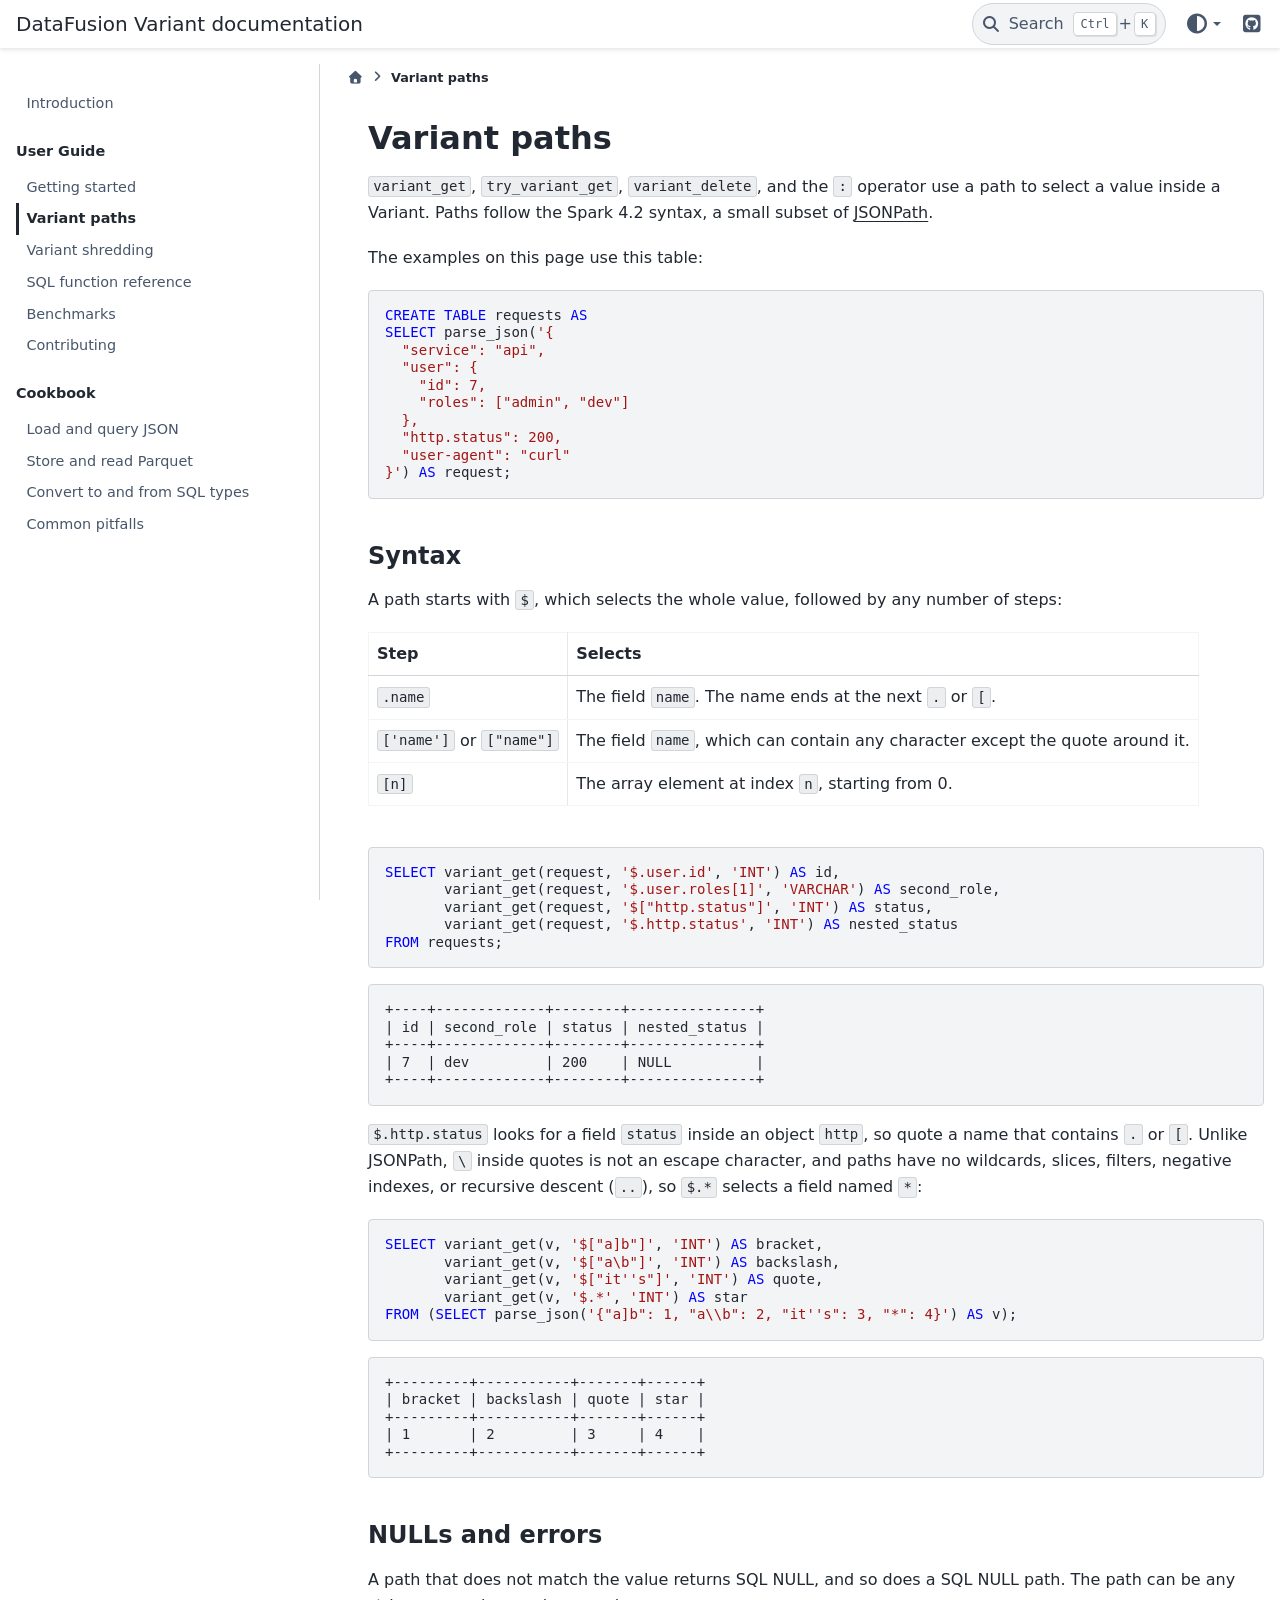
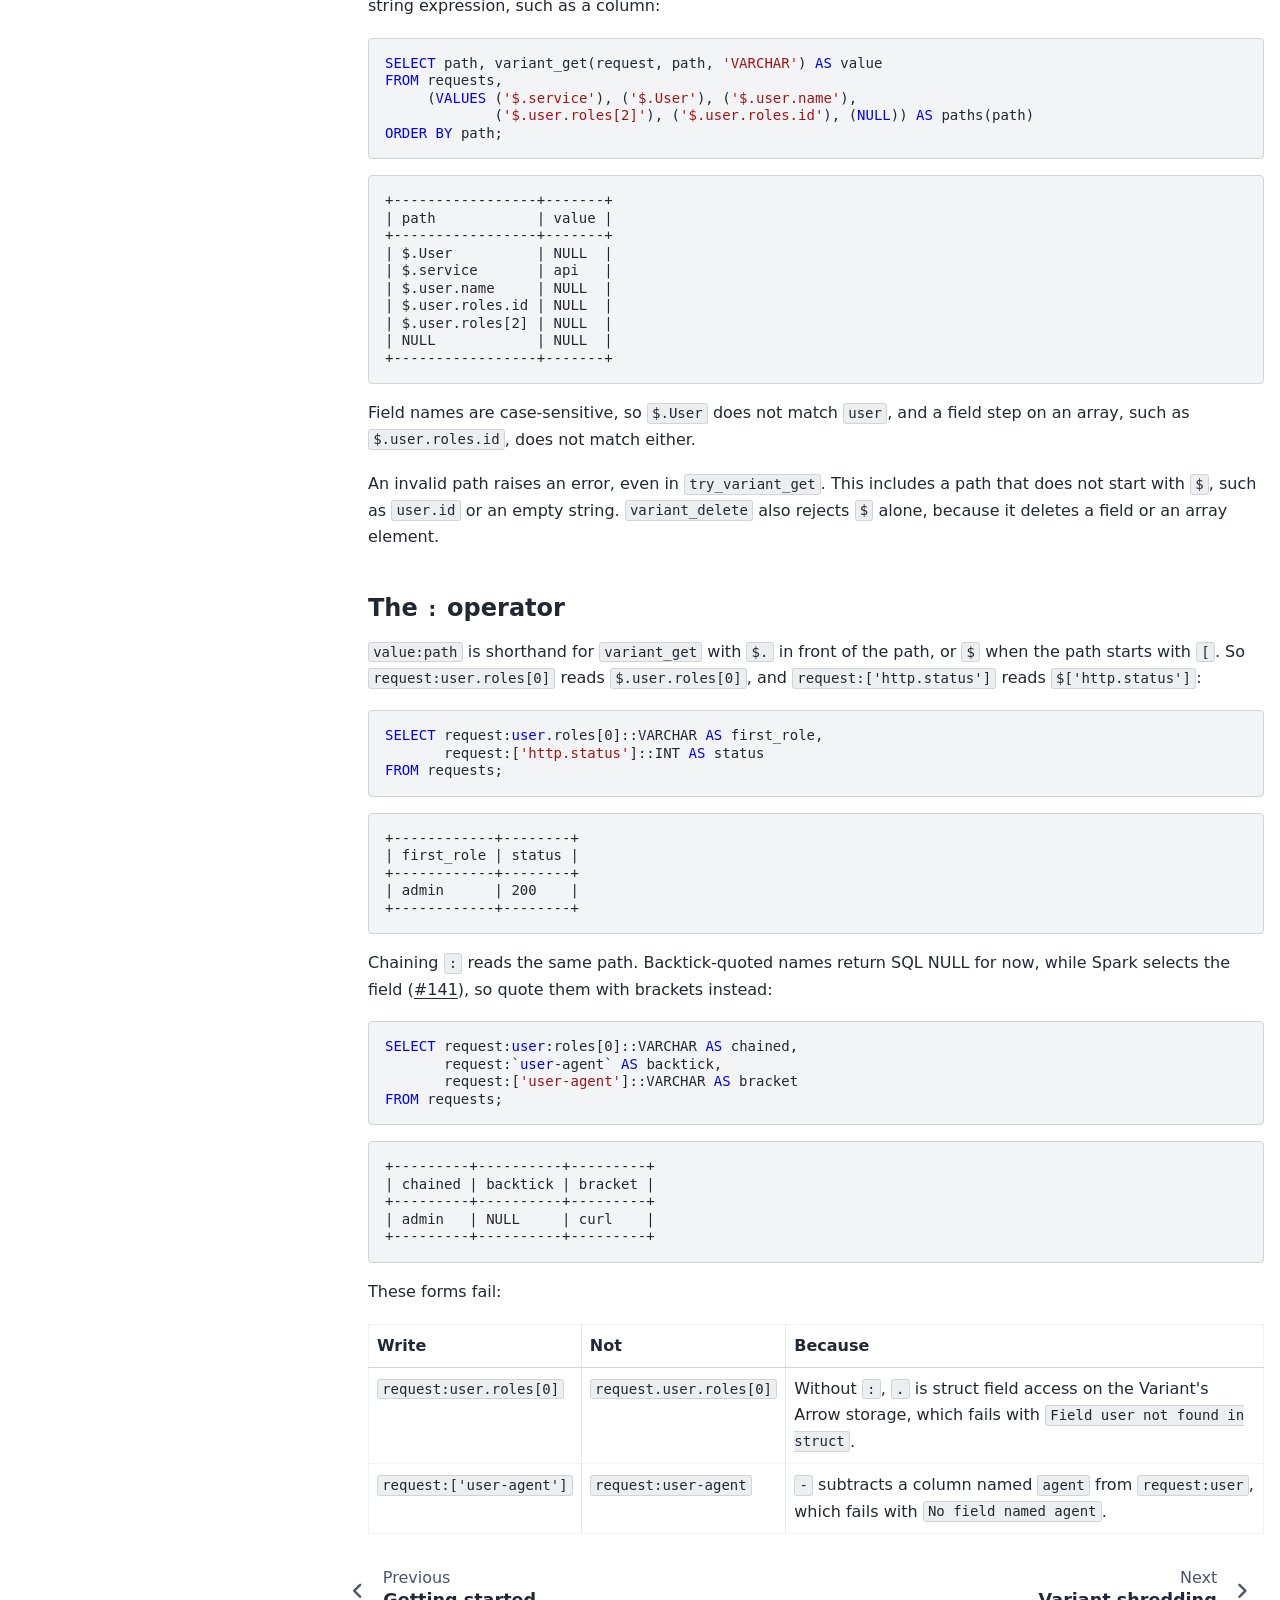
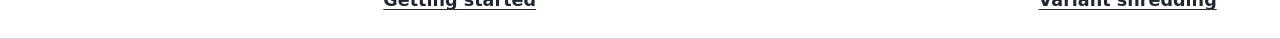
<file: paths.html>
<!DOCTYPE html>


<html lang="en" data-content_root="./" >

  <head>
    <meta charset="utf-8" />
    <meta name="viewport" content="width=device-width, initial-scale=1.0" /><meta name="viewport" content="width=device-width, initial-scale=1" />

    <title>Variant paths &#8212; DataFusion Variant  documentation</title>
  
  
  
  <script data-cfasync="false">
    document.documentElement.dataset.mode = localStorage.getItem("mode") || "";
    document.documentElement.dataset.theme = localStorage.getItem("theme") || "";
  </script>
  <!--
    this give us a css class that will be invisible only if js is disabled
  -->
  <noscript>
    <style>
      .pst-js-only { display: none !important; }

    </style>
  </noscript>
  
  <!-- Loaded before other Sphinx assets -->
  <link href="_static/styles/theme.css?digest=75c7c72ae941e8b558d8" rel="stylesheet" />
<link href="_static/styles/pydata-sphinx-theme.css?digest=75c7c72ae941e8b558d8" rel="stylesheet" />

    <link rel="stylesheet" type="text/css" href="_static/pygments.css?v=8f2a1f02" />
    <link rel="stylesheet" type="text/css" href="_static/theme_overrides.css?v=5ed1a2f5" />
  
  <!-- So that users can add custom icons -->
  <script defer src="_static/scripts/fontawesome.js?digest=75c7c72ae941e8b558d8"></script>
  <!-- Pre-loaded scripts that we'll load fully later -->
  <link rel="preload" as="script" href="_static/scripts/bootstrap.js?digest=75c7c72ae941e8b558d8" />
<link rel="preload" as="script" href="_static/scripts/pydata-sphinx-theme.js?digest=75c7c72ae941e8b558d8" />

    <script src="_static/documentation_options.js?v=5929fcd5"></script>
    <script src="_static/doctools.js?v=fd6eb6e6"></script>
    <script src="_static/sphinx_highlight.js?v=6ffebe34"></script>
    <script>DOCUMENTATION_OPTIONS.pagename = 'paths';</script>
    <script>DOCUMENTATION_OPTIONS.search_as_you_type = false;</script>
    <link rel="index" title="Index" href="genindex.html" />
    <link rel="search" title="Search" href="search.html" />
    <link rel="next" title="Variant shredding" href="shredding.html" />
    <link rel="prev" title="Getting started" href="getting-started.html" />
  <meta name="viewport" content="width=device-width, initial-scale=1"/>
  <meta name="color-scheme" content="light dark"/>
  <meta name="docsearch:language" content="en"/>
  <meta name="docsearch:version" content="" />
  
    
    <script src="_static/searchtools.js"></script>
    <script src="_static/language_data.js"></script>
    <script src="searchindex.js"></script>
  
  </head>
  <body data-default-mode="">
  
  
  <div id="pst-skip-link" class="skip-link d-print-none"><a href="#main-content">Skip to main content</a></div>

  
  <div id="pst-scroll-pixel-helper"></div>
  
  <button type="button" class="btn rounded-pill" id="pst-back-to-top">
    <i class="fa-solid fa-arrow-up"></i>Back to top</button>
  
  
  
  
  <dialog id="pst-search-dialog">
    
<form class="bd-search d-flex align-items-center"
      action="search.html"
      method="get">
  <i class="fa-solid fa-magnifying-glass"></i>
  <input type="search"
         class="form-control"
         name="q"
         placeholder="Search the docs ..."
         aria-label="Search the docs ..."
         autocomplete="off"
         autocorrect="off"
         autocapitalize="off"
         spellcheck="false"/>
  <span class="search-button__kbd-shortcut"><kbd class="kbd-shortcut__modifier">Ctrl</kbd>+<kbd>K</kbd></span>
</form>
  </dialog>

  <div class="pst-async-banner-revealer d-none">
  <aside id="bd-header-version-warning" class="d-none d-print-none" aria-label="Version warning"></aside>
</div>

  
    <header id="pst-header" class="bd-header navbar navbar-expand-lg bd-navbar d-print-none">
<div class="bd-header__inner bd-page-width">
  <button type="button" class="pst-navbar-icon sidebar-toggle primary-toggle" aria-label="Site navigation" aria-expanded="false" aria-controls="pst-primary-sidebar-modal">
    <span class="fa-solid fa-bars"></span>
  </button>
  
  
  <div class="col-lg-3 navbar-header-items__start">
    
      <div class="navbar-item">

  
    
  

<a class="navbar-brand logo" href="index.html">
  
  
  
  
  
  
    <p class="title logo__title">DataFusion Variant  documentation</p>
  
</a></div>
    
  </div>
  
  <div class="col-lg-9 navbar-header-items">
    
    
    <div class="navbar-header-items__end">
      
        <div class="navbar-item navbar-persistent--container">
          

<button type="button" class="btn search-button-field search-button__button pst-js-only" title="Search" aria-label="Search" data-bs-placement="bottom" data-bs-toggle="tooltip">
 <i class="fa-solid fa-magnifying-glass"></i>
 <span class="search-button__default-text">Search</span>
 <span class="search-button__kbd-shortcut"><kbd class="kbd-shortcut__modifier">Ctrl</kbd>+<kbd class="kbd-shortcut__modifier">K</kbd></span>
</button>
        </div>
      
      
        <div class="navbar-item">

<div class="theme-switch-container dropdown pst-js-only" data-bs-toggle="tooltip" data-bs-placement="bottom" title="Color mode">
  <button type="button" class="btn btn-sm nav-link pst-navbar-icon theme-switch-button dropdown-toggle" aria-label="Color mode" data-bs-toggle="dropdown">
    <i class="theme-switch fa-solid fa-sun fa-lg" data-mode="light" title="Light"></i>
    <i class="theme-switch fa-solid fa-moon fa-lg" data-mode="dark" title="Dark"></i>
    <i class="theme-switch fa-solid fa-circle-half-stroke fa-lg" data-mode="auto" title="System Settings"></i>
  </button>
  <ul class="dropdown-menu dropdown-menu-end">
    <li><button type="button" class="dropdown-item d-flex align-items-center theme-change-button" data-mode="auto"><i class="fa-solid fa-circle-half-stroke fa-lg me-1"></i>System Settings</button></li>
    <li><button type="button" class="dropdown-item d-flex align-items-center theme-change-button" data-mode="light"><i class="fa-solid fa-sun fa-lg me-1"></i>Light</button></li>
    <li><button type="button" class="dropdown-item d-flex align-items-center theme-change-button" data-mode="dark"><i class="fa-solid fa-moon fa-lg me-1"></i>Dark</button></li>
  </ul>
</div></div>
      
        <div class="navbar-item"><ul class="navbar-icon-links"
    aria-label="Icon Links">
        <li class="nav-item">
          
          
          
          
          
          
          
          
          <a href="https://github.com/datafusion-contrib/datafusion-variant" title="GitHub" class="nav-link pst-navbar-icon" rel="noopener" target="_blank" data-bs-toggle="tooltip" data-bs-placement="bottom"><i class="fa-brands fa-square-github fa-lg" aria-hidden="true"></i><span class="visually-hidden">GitHub</span></a>
        </li>
</ul></div>
      
    </div>
    
  </div>
  
  
    <div class="navbar-persistent--mobile">

<button type="button" class="btn search-button-field search-button__button pst-js-only" title="Search" aria-label="Search" data-bs-placement="bottom" data-bs-toggle="tooltip">
 <i class="fa-solid fa-magnifying-glass"></i>
 <span class="search-button__default-text">Search</span>
 <span class="search-button__kbd-shortcut"><kbd class="kbd-shortcut__modifier">Ctrl</kbd>+<kbd class="kbd-shortcut__modifier">K</kbd></span>
</button>
    </div>
  

  
</div>

    </header>
  

  <div class="bd-container">
    <div class="bd-container__inner bd-page-width">
      
      
      
      <dialog id="pst-primary-sidebar-modal" tabindex="-1"></dialog>
      <div id="pst-primary-sidebar" class="bd-sidebar-primary bd-sidebar">
        

  
  <div class="sidebar-header-items sidebar-primary__section">
    
    
    
    
      <div class="sidebar-header-items__end">
        
          <div class="navbar-item">

<div class="theme-switch-container dropdown pst-js-only" data-bs-toggle="tooltip" data-bs-placement="bottom" title="Color mode">
  <button type="button" class="btn btn-sm nav-link pst-navbar-icon theme-switch-button dropdown-toggle" aria-label="Color mode" data-bs-toggle="dropdown">
    <i class="theme-switch fa-solid fa-sun fa-lg" data-mode="light" title="Light"></i>
    <i class="theme-switch fa-solid fa-moon fa-lg" data-mode="dark" title="Dark"></i>
    <i class="theme-switch fa-solid fa-circle-half-stroke fa-lg" data-mode="auto" title="System Settings"></i>
  </button>
  <ul class="dropdown-menu dropdown-menu-end">
    <li><button type="button" class="dropdown-item d-flex align-items-center theme-change-button" data-mode="auto"><i class="fa-solid fa-circle-half-stroke fa-lg me-1"></i>System Settings</button></li>
    <li><button type="button" class="dropdown-item d-flex align-items-center theme-change-button" data-mode="light"><i class="fa-solid fa-sun fa-lg me-1"></i>Light</button></li>
    <li><button type="button" class="dropdown-item d-flex align-items-center theme-change-button" data-mode="dark"><i class="fa-solid fa-moon fa-lg me-1"></i>Dark</button></li>
  </ul>
</div></div>
        
          <div class="navbar-item"><ul class="navbar-icon-links"
    aria-label="Icon Links">
        <li class="nav-item">
          
          
          
          
          
          
          
          
          <a href="https://github.com/datafusion-contrib/datafusion-variant" title="GitHub" class="nav-link pst-navbar-icon" rel="noopener" target="_blank" data-bs-toggle="tooltip" data-bs-placement="bottom"><i class="fa-brands fa-square-github fa-lg" aria-hidden="true"></i><span class="visually-hidden">GitHub</span></a>
        </li>
</ul></div>
        
      </div>
    
  </div>
  
    <div class="sidebar-primary-items__start sidebar-primary__section">
        <div class="sidebar-primary-item"><nav class="bd-links" id="bd-docs-nav" aria-label="Main navigation">
  <div class="bd-toc-item active">
    <ul class="nav bd-sidenav">
<li class="toctree-l1"><a class="reference internal" href="index.html">Introduction</a></li>
</ul>
<p aria-level="2" class="caption" role="heading"><span class="caption-text">User Guide</span></p>
<ul class="current nav bd-sidenav">
<li class="toctree-l1"><a class="reference internal" href="getting-started.html">Getting started</a></li>
<li class="toctree-l1 current active"><a aria-current="page" class="current reference internal" href="#">Variant paths</a></li>
<li class="toctree-l1"><a class="reference internal" href="shredding.html">Variant shredding</a></li>
<li class="toctree-l1"><a class="reference internal" href="sql-reference.html">SQL function reference</a></li>
<li class="toctree-l1"><a class="reference internal" href="benchmarks.html">Benchmarks</a></li>
<li class="toctree-l1"><a class="reference internal" href="contributing.html">Contributing</a></li>
</ul>
<p aria-level="2" class="caption" role="heading"><span class="caption-text">Cookbook</span></p>
<ul class="nav bd-sidenav">
<li class="toctree-l1"><a class="reference internal" href="cookbook/load-and-query-json.html">Load and query JSON</a></li>
<li class="toctree-l1"><a class="reference internal" href="cookbook/store-and-read-parquet.html">Store and read Parquet</a></li>
<li class="toctree-l1"><a class="reference internal" href="cookbook/convert-sql-types.html">Convert to and from SQL types</a></li>
<li class="toctree-l1"><a class="reference internal" href="cookbook/common-pitfalls.html">Common pitfalls</a></li>
</ul>

  </div>
</nav></div>
    </div>
  
  
  <div class="sidebar-primary-items__end sidebar-primary__section">
      <div class="sidebar-primary-item">
<div id="ethical-ad-placement"
      class="flat"
      data-ea-publisher="readthedocs"
      data-ea-type="readthedocs-sidebar"
      data-ea-manual="true">
</div></div>
  </div>


      </div>
      
      <main id="main-content" class="bd-main" role="main">
        
        
          <div class="bd-content">
            <div class="bd-article-container">
              
              <div class="bd-header-article d-print-none">
<div class="header-article-items header-article__inner">
  
    <div class="header-article-items__start">
      
        <div class="header-article-item">

<nav aria-label="Breadcrumb" class="d-print-none">
  <ul class="bd-breadcrumbs">
    
    <li class="breadcrumb-item breadcrumb-home">
      <a href="index.html" class="nav-link" aria-label="Home">
        <i class="fa-solid fa-house"></i>
      </a>
    </li>
    <li class="breadcrumb-item active" aria-current="page"><span class="ellipsis">Variant paths</span></li>
  </ul>
</nav>
</div>
      
    </div>
  
  
</div>
</div>
              
              
              
                
<div id="searchbox"></div>
                <article class="bd-article">
                  
  <section id="variant-paths">
<h1>Variant paths<a class="headerlink" href="#variant-paths" title="Link to this heading">#</a></h1>
<p><code class="docutils literal notranslate"><span class="pre">variant_get</span></code>, <code class="docutils literal notranslate"><span class="pre">try_variant_get</span></code>, <code class="docutils literal notranslate"><span class="pre">variant_delete</span></code>, and the <code class="docutils literal notranslate"><span class="pre">:</span></code> operator use a
path to select a value inside a Variant. Paths follow the Spark 4.2 syntax, a
small subset of <a class="reference external" href="https://www.rfc-editor.org/rfc/rfc9535.html">JSONPath</a>.</p>
<p>The examples on this page use this table:</p>
<div class="highlight-sql notranslate"><div class="highlight"><pre><span></span><span class="k">CREATE</span><span class="w"> </span><span class="k">TABLE</span><span class="w"> </span><span class="n">requests</span><span class="w"> </span><span class="k">AS</span>
<span class="k">SELECT</span><span class="w"> </span><span class="n">parse_json</span><span class="p">(</span><span class="s1">'{</span>
<span class="s1">  "service": "api",</span>
<span class="s1">  "user": {</span>
<span class="s1">    "id": 7,</span>
<span class="s1">    "roles": ["admin", "dev"]</span>
<span class="s1">  },</span>
<span class="s1">  "http.status": 200,</span>
<span class="s1">  "user-agent": "curl"</span>
<span class="s1">}'</span><span class="p">)</span><span class="w"> </span><span class="k">AS</span><span class="w"> </span><span class="n">request</span><span class="p">;</span>
</pre></div>
</div>
<section id="syntax">
<h2>Syntax<a class="headerlink" href="#syntax" title="Link to this heading">#</a></h2>
<p>A path starts with <code class="docutils literal notranslate"><span class="pre">$</span></code>, which selects the whole value, followed by any number of
steps:</p>
<div class="pst-scrollable-table-container"><table class="table">
<thead>
<tr class="row-odd"><th class="head"><p>Step</p></th>
<th class="head"><p>Selects</p></th>
</tr>
</thead>
<tbody>
<tr class="row-even"><td><p><code class="docutils literal notranslate"><span class="pre">.name</span></code></p></td>
<td><p>The field <code class="docutils literal notranslate"><span class="pre">name</span></code>. The name ends at the next <code class="docutils literal notranslate"><span class="pre">.</span></code> or <code class="docutils literal notranslate"><span class="pre">[</span></code>.</p></td>
</tr>
<tr class="row-odd"><td><p><code class="docutils literal notranslate"><span class="pre">['name']</span></code> or <code class="docutils literal notranslate"><span class="pre">[&quot;name&quot;]</span></code></p></td>
<td><p>The field <code class="docutils literal notranslate"><span class="pre">name</span></code>, which can contain any character except the quote around it.</p></td>
</tr>
<tr class="row-even"><td><p><code class="docutils literal notranslate"><span class="pre">[n]</span></code></p></td>
<td><p>The array element at index <code class="docutils literal notranslate"><span class="pre">n</span></code>, starting from 0.</p></td>
</tr>
</tbody>
</table>
</div>
<div class="highlight-sql notranslate"><div class="highlight"><pre><span></span><span class="k">SELECT</span><span class="w"> </span><span class="n">variant_get</span><span class="p">(</span><span class="n">request</span><span class="p">,</span><span class="w"> </span><span class="s1">'$.user.id'</span><span class="p">,</span><span class="w"> </span><span class="s1">'INT'</span><span class="p">)</span><span class="w"> </span><span class="k">AS</span><span class="w"> </span><span class="n">id</span><span class="p">,</span>
<span class="w">       </span><span class="n">variant_get</span><span class="p">(</span><span class="n">request</span><span class="p">,</span><span class="w"> </span><span class="s1">'$.user.roles[1]'</span><span class="p">,</span><span class="w"> </span><span class="s1">'VARCHAR'</span><span class="p">)</span><span class="w"> </span><span class="k">AS</span><span class="w"> </span><span class="n">second_role</span><span class="p">,</span>
<span class="w">       </span><span class="n">variant_get</span><span class="p">(</span><span class="n">request</span><span class="p">,</span><span class="w"> </span><span class="s1">'$["http.status"]'</span><span class="p">,</span><span class="w"> </span><span class="s1">'INT'</span><span class="p">)</span><span class="w"> </span><span class="k">AS</span><span class="w"> </span><span class="n">status</span><span class="p">,</span>
<span class="w">       </span><span class="n">variant_get</span><span class="p">(</span><span class="n">request</span><span class="p">,</span><span class="w"> </span><span class="s1">'$.http.status'</span><span class="p">,</span><span class="w"> </span><span class="s1">'INT'</span><span class="p">)</span><span class="w"> </span><span class="k">AS</span><span class="w"> </span><span class="n">nested_status</span>
<span class="k">FROM</span><span class="w"> </span><span class="n">requests</span><span class="p">;</span>
</pre></div>
</div>
<div class="highlight-text notranslate"><div class="highlight"><pre><span></span>+----+-------------+--------+---------------+
| id | second_role | status | nested_status |
+----+-------------+--------+---------------+
| 7  | dev         | 200    | NULL          |
+----+-------------+--------+---------------+
</pre></div>
</div>
<p><code class="docutils literal notranslate"><span class="pre">$.http.status</span></code> looks for a field <code class="docutils literal notranslate"><span class="pre">status</span></code> inside an object <code class="docutils literal notranslate"><span class="pre">http</span></code>, so quote a
name that contains <code class="docutils literal notranslate"><span class="pre">.</span></code> or <code class="docutils literal notranslate"><span class="pre">[</span></code>. Unlike JSONPath, <code class="docutils literal notranslate"><span class="pre">\</span></code> inside quotes is not an
escape character, and paths have no wildcards, slices, filters, negative
indexes, or recursive descent (<code class="docutils literal notranslate"><span class="pre">..</span></code>), so <code class="docutils literal notranslate"><span class="pre">$.*</span></code> selects a field named <code class="docutils literal notranslate"><span class="pre">*</span></code>:</p>
<div class="highlight-sql notranslate"><div class="highlight"><pre><span></span><span class="k">SELECT</span><span class="w"> </span><span class="n">variant_get</span><span class="p">(</span><span class="n">v</span><span class="p">,</span><span class="w"> </span><span class="s1">'$["a]b"]'</span><span class="p">,</span><span class="w"> </span><span class="s1">'INT'</span><span class="p">)</span><span class="w"> </span><span class="k">AS</span><span class="w"> </span><span class="n">bracket</span><span class="p">,</span>
<span class="w">       </span><span class="n">variant_get</span><span class="p">(</span><span class="n">v</span><span class="p">,</span><span class="w"> </span><span class="s1">'$["a\b"]'</span><span class="p">,</span><span class="w"> </span><span class="s1">'INT'</span><span class="p">)</span><span class="w"> </span><span class="k">AS</span><span class="w"> </span><span class="n">backslash</span><span class="p">,</span>
<span class="w">       </span><span class="n">variant_get</span><span class="p">(</span><span class="n">v</span><span class="p">,</span><span class="w"> </span><span class="s1">'$["it''s"]'</span><span class="p">,</span><span class="w"> </span><span class="s1">'INT'</span><span class="p">)</span><span class="w"> </span><span class="k">AS</span><span class="w"> </span><span class="n">quote</span><span class="p">,</span>
<span class="w">       </span><span class="n">variant_get</span><span class="p">(</span><span class="n">v</span><span class="p">,</span><span class="w"> </span><span class="s1">'$.*'</span><span class="p">,</span><span class="w"> </span><span class="s1">'INT'</span><span class="p">)</span><span class="w"> </span><span class="k">AS</span><span class="w"> </span><span class="n">star</span>
<span class="k">FROM</span><span class="w"> </span><span class="p">(</span><span class="k">SELECT</span><span class="w"> </span><span class="n">parse_json</span><span class="p">(</span><span class="s1">'{"a]b": 1, "a\\b": 2, "it''s": 3, "*": 4}'</span><span class="p">)</span><span class="w"> </span><span class="k">AS</span><span class="w"> </span><span class="n">v</span><span class="p">);</span>
</pre></div>
</div>
<div class="highlight-text notranslate"><div class="highlight"><pre><span></span>+---------+-----------+-------+------+
| bracket | backslash | quote | star |
+---------+-----------+-------+------+
| 1       | 2         | 3     | 4    |
+---------+-----------+-------+------+
</pre></div>
</div>
</section>
<section id="nulls-and-errors">
<h2>NULLs and errors<a class="headerlink" href="#nulls-and-errors" title="Link to this heading">#</a></h2>
<p>A path that does not match the value returns SQL NULL, and so does a SQL NULL
path. The path can be any string expression, such as a column:</p>
<div class="highlight-sql notranslate"><div class="highlight"><pre><span></span><span class="k">SELECT</span><span class="w"> </span><span class="n">path</span><span class="p">,</span><span class="w"> </span><span class="n">variant_get</span><span class="p">(</span><span class="n">request</span><span class="p">,</span><span class="w"> </span><span class="n">path</span><span class="p">,</span><span class="w"> </span><span class="s1">'VARCHAR'</span><span class="p">)</span><span class="w"> </span><span class="k">AS</span><span class="w"> </span><span class="n">value</span>
<span class="k">FROM</span><span class="w"> </span><span class="n">requests</span><span class="p">,</span>
<span class="w">     </span><span class="p">(</span><span class="k">VALUES</span><span class="w"> </span><span class="p">(</span><span class="s1">'$.service'</span><span class="p">),</span><span class="w"> </span><span class="p">(</span><span class="s1">'$.User'</span><span class="p">),</span><span class="w"> </span><span class="p">(</span><span class="s1">'$.user.name'</span><span class="p">),</span>
<span class="w">             </span><span class="p">(</span><span class="s1">'$.user.roles[2]'</span><span class="p">),</span><span class="w"> </span><span class="p">(</span><span class="s1">'$.user.roles.id'</span><span class="p">),</span><span class="w"> </span><span class="p">(</span><span class="k">NULL</span><span class="p">))</span><span class="w"> </span><span class="k">AS</span><span class="w"> </span><span class="n">paths</span><span class="p">(</span><span class="n">path</span><span class="p">)</span>
<span class="k">ORDER</span><span class="w"> </span><span class="k">BY</span><span class="w"> </span><span class="n">path</span><span class="p">;</span>
</pre></div>
</div>
<div class="highlight-text notranslate"><div class="highlight"><pre><span></span>+-----------------+-------+
| path            | value |
+-----------------+-------+
| $.User          | NULL  |
| $.service       | api   |
| $.user.name     | NULL  |
| $.user.roles.id | NULL  |
| $.user.roles[2] | NULL  |
| NULL            | NULL  |
+-----------------+-------+
</pre></div>
</div>
<p>Field names are case-sensitive, so <code class="docutils literal notranslate"><span class="pre">$.User</span></code> does not match <code class="docutils literal notranslate"><span class="pre">user</span></code>, and a field
step on an array, such as <code class="docutils literal notranslate"><span class="pre">$.user.roles.id</span></code>, does not match either.</p>
<!-- readme-test: error: invalid Variant path -->
<!--
```sql
SELECT variant_get(request, 'user.id') FROM requests;
SELECT try_variant_get(request, '') FROM requests;
SELECT variant_get(request, '$.user.roles[*]') FROM requests;
SELECT variant_get(request, '$.user.roles[-1]') FROM requests;
SELECT variant_get(request, '$..id') FROM requests;
```
-->
<!-- readme-test: error: variant_delete: invalid path -->
<!--
```sql
SELECT variant_delete(request, '$') FROM requests;
```
-->
<p>An invalid path raises an error, even in <code class="docutils literal notranslate"><span class="pre">try_variant_get</span></code>. This includes a path
that does not start with <code class="docutils literal notranslate"><span class="pre">$</span></code>, such as <code class="docutils literal notranslate"><span class="pre">user.id</span></code> or an empty string.
<code class="docutils literal notranslate"><span class="pre">variant_delete</span></code> also rejects <code class="docutils literal notranslate"><span class="pre">$</span></code> alone, because it deletes a field or an array
element.</p>
</section>
<section id="the-operator">
<h2>The <code class="docutils literal notranslate"><span class="pre">:</span></code> operator<a class="headerlink" href="#the-operator" title="Link to this heading">#</a></h2>
<p><code class="docutils literal notranslate"><span class="pre">value:path</span></code> is shorthand for <code class="docutils literal notranslate"><span class="pre">variant_get</span></code> with <code class="docutils literal notranslate"><span class="pre">$.</span></code> in front of the path, or
<code class="docutils literal notranslate"><span class="pre">$</span></code> when the path starts with <code class="docutils literal notranslate"><span class="pre">[</span></code>. So <code class="docutils literal notranslate"><span class="pre">request:user.roles[0]</span></code> reads
<code class="docutils literal notranslate"><span class="pre">$.user.roles[0]</span></code>, and <code class="docutils literal notranslate"><span class="pre">request:['http.status']</span></code> reads <code class="docutils literal notranslate"><span class="pre">$['http.status']</span></code>:</p>
<div class="highlight-sql notranslate"><div class="highlight"><pre><span></span><span class="k">SELECT</span><span class="w"> </span><span class="n">request</span><span class="p">:</span><span class="k">user</span><span class="p">.</span><span class="n">roles</span><span class="p">[</span><span class="mi">0</span><span class="p">]::</span><span class="nb">VARCHAR</span><span class="w"> </span><span class="k">AS</span><span class="w"> </span><span class="n">first_role</span><span class="p">,</span>
<span class="w">       </span><span class="n">request</span><span class="p">:[</span><span class="s1">'http.status'</span><span class="p">]::</span><span class="nb">INT</span><span class="w"> </span><span class="k">AS</span><span class="w"> </span><span class="n">status</span>
<span class="k">FROM</span><span class="w"> </span><span class="n">requests</span><span class="p">;</span>
</pre></div>
</div>
<div class="highlight-text notranslate"><div class="highlight"><pre><span></span>+------------+--------+
| first_role | status |
+------------+--------+
| admin      | 200    |
+------------+--------+
</pre></div>
</div>
<p>Chaining <code class="docutils literal notranslate"><span class="pre">:</span></code> reads the same path. Backtick-quoted names return SQL NULL for now,
while Spark selects the field
(<a class="reference external" href="https://github.com/datafusion-contrib/datafusion-variant/issues/141">#141</a>),
so quote them with brackets instead:</p>
<div class="highlight-sql notranslate"><div class="highlight"><pre><span></span><span class="k">SELECT</span><span class="w"> </span><span class="n">request</span><span class="p">:</span><span class="k">user</span><span class="p">:</span><span class="n">roles</span><span class="p">[</span><span class="mi">0</span><span class="p">]::</span><span class="nb">VARCHAR</span><span class="w"> </span><span class="k">AS</span><span class="w"> </span><span class="n">chained</span><span class="p">,</span>
<span class="w">       </span><span class="n">request</span><span class="p">:</span><span class="o">`</span><span class="k">user</span><span class="o">-</span><span class="n">agent</span><span class="o">`</span><span class="w"> </span><span class="k">AS</span><span class="w"> </span><span class="n">backtick</span><span class="p">,</span>
<span class="w">       </span><span class="n">request</span><span class="p">:[</span><span class="s1">'user-agent'</span><span class="p">]::</span><span class="nb">VARCHAR</span><span class="w"> </span><span class="k">AS</span><span class="w"> </span><span class="n">bracket</span>
<span class="k">FROM</span><span class="w"> </span><span class="n">requests</span><span class="p">;</span>
</pre></div>
</div>
<div class="highlight-text notranslate"><div class="highlight"><pre><span></span>+---------+----------+---------+
| chained | backtick | bracket |
+---------+----------+---------+
| admin   | NULL     | curl    |
+---------+----------+---------+
</pre></div>
</div>
<!-- readme-test: error: Field user not found in struct -->
<!--
```sql
SELECT request.user.roles[0] FROM requests;
```
-->
<!-- readme-test: error: No field named agent -->
<!--
```sql
SELECT request:user-agent FROM requests;
```
-->
<p>These forms fail:</p>
<div class="pst-scrollable-table-container"><table class="table">
<thead>
<tr class="row-odd"><th class="head"><p>Write</p></th>
<th class="head"><p>Not</p></th>
<th class="head"><p>Because</p></th>
</tr>
</thead>
<tbody>
<tr class="row-even"><td><p><code class="docutils literal notranslate"><span class="pre">request:user.roles[0]</span></code></p></td>
<td><p><code class="docutils literal notranslate"><span class="pre">request.user.roles[0]</span></code></p></td>
<td><p>Without <code class="docutils literal notranslate"><span class="pre">:</span></code>, <code class="docutils literal notranslate"><span class="pre">.</span></code> is struct field access on the Variant's Arrow storage, which fails with <code class="docutils literal notranslate"><span class="pre">Field</span> <span class="pre">user</span> <span class="pre">not</span> <span class="pre">found</span> <span class="pre">in</span> <span class="pre">struct</span></code>.</p></td>
</tr>
<tr class="row-odd"><td><p><code class="docutils literal notranslate"><span class="pre">request:['user-agent']</span></code></p></td>
<td><p><code class="docutils literal notranslate"><span class="pre">request:user-agent</span></code></p></td>
<td><p><code class="docutils literal notranslate"><span class="pre">-</span></code> subtracts a column named <code class="docutils literal notranslate"><span class="pre">agent</span></code> from <code class="docutils literal notranslate"><span class="pre">request:user</span></code>, which fails with <code class="docutils literal notranslate"><span class="pre">No</span> <span class="pre">field</span> <span class="pre">named</span> <span class="pre">agent</span></code>.</p></td>
</tr>
</tbody>
</table>
</div>
</section>
</section>


                </article>
              
              
              
              
              
                <footer class="prev-next-footer d-print-none">
                  
<div class="prev-next-area">
    <a class="left-prev"
       href="getting-started.html"
       title="previous page">
      <i class="fa-solid fa-angle-left"></i>
      <div class="prev-next-info">
        <p class="prev-next-subtitle">previous</p>
        <p class="prev-next-title">Getting started</p>
      </div>
    </a>
    <a class="right-next"
       href="shredding.html"
       title="next page">
      <div class="prev-next-info">
        <p class="prev-next-subtitle">next</p>
        <p class="prev-next-title">Variant shredding</p>
      </div>
      <i class="fa-solid fa-angle-right"></i>
    </a>
</div>
                </footer>
              
            </div>
            
            
              
            
          </div>
          <footer class="bd-footer-content">
            
          </footer>
        
      </main>
    </div>
  </div>
  
  <!-- Scripts loaded after <body> so the DOM is not blocked -->
  <script defer src="_static/scripts/bootstrap.js?digest=75c7c72ae941e8b558d8"></script>
<script defer src="_static/scripts/pydata-sphinx-theme.js?digest=75c7c72ae941e8b558d8"></script>

  <footer class="bd-footer">
  </footer>
  </body>
</html>
</file>
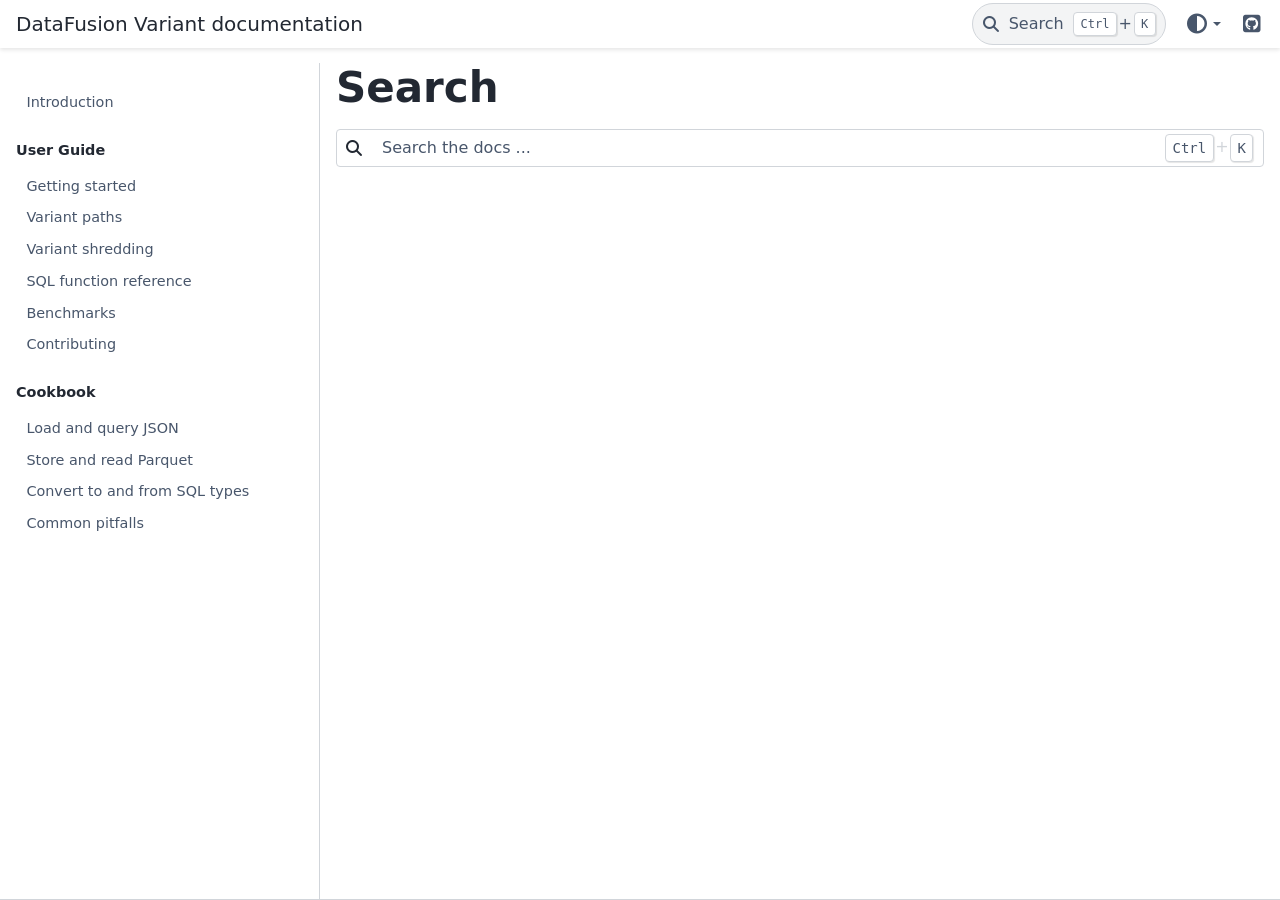
<file: search.html>
<!DOCTYPE html>


<html lang="en" data-content_root="./" >

  <head>
    <meta charset="utf-8" />
    <meta name="viewport" content="width=device-width, initial-scale=1.0" /><title>Search - DataFusion Variant  documentation</title>
  
  
  
  <script data-cfasync="false">
    document.documentElement.dataset.mode = localStorage.getItem("mode") || "";
    document.documentElement.dataset.theme = localStorage.getItem("theme") || "";
  </script>
  <!--
    this give us a css class that will be invisible only if js is disabled
  -->
  <noscript>
    <style>
      .pst-js-only { display: none !important; }

    </style>
  </noscript>
  
  <!-- Loaded before other Sphinx assets -->
  <link href="_static/styles/theme.css?digest=75c7c72ae941e8b558d8" rel="stylesheet" />
<link href="_static/styles/pydata-sphinx-theme.css?digest=75c7c72ae941e8b558d8" rel="stylesheet" />

    <link rel="stylesheet" type="text/css" href="_static/pygments.css?v=8f2a1f02" />
    <link rel="stylesheet" type="text/css" href="_static/theme_overrides.css?v=5ed1a2f5" />
  
  <!-- So that users can add custom icons -->
  <script defer src="_static/scripts/fontawesome.js?digest=75c7c72ae941e8b558d8"></script>
  <!-- Pre-loaded scripts that we'll load fully later -->
  <link rel="preload" as="script" href="_static/scripts/bootstrap.js?digest=75c7c72ae941e8b558d8" />
<link rel="preload" as="script" href="_static/scripts/pydata-sphinx-theme.js?digest=75c7c72ae941e8b558d8" />

    <script src="_static/documentation_options.js?v=5929fcd5"></script>
    <script src="_static/doctools.js?v=fd6eb6e6"></script>
    <script src="_static/sphinx_highlight.js?v=6ffebe34"></script>
    <script>DOCUMENTATION_OPTIONS.pagename = 'search';</script>
    <script>DOCUMENTATION_OPTIONS.search_as_you_type = false;</script>
  <script src="_static/searchtools.js"></script>
  <script src="_static/language_data.js"></script>
  <script src="searchindex.js"></script>
    <link rel="index" title="Index" href="genindex.html" />
    <link rel="search" title="Search" href="#" />
  <meta name="viewport" content="width=device-width, initial-scale=1"/>
  <meta name="color-scheme" content="light dark"/>
  <meta name="docsearch:language" content="en"/>
  <meta name="docsearch:version" content="" />
  
    
  
  </head>
  <body data-default-mode="">
  
  
  <div id="pst-skip-link" class="skip-link d-print-none"><a href="#main-content">Skip to main content</a></div>

  
  <div id="pst-scroll-pixel-helper"></div>
  
  <button type="button" class="btn rounded-pill" id="pst-back-to-top">
    <i class="fa-solid fa-arrow-up"></i>Back to top</button>
  
  
  
  
  <dialog id="pst-search-dialog">
    
<form class="bd-search d-flex align-items-center"
      action="#"
      method="get">
  <i class="fa-solid fa-magnifying-glass"></i>
  <input type="search"
         class="form-control"
         name="q"
         placeholder="Search the docs ..."
         aria-label="Search the docs ..."
         autocomplete="off"
         autocorrect="off"
         autocapitalize="off"
         spellcheck="false"/>
  <span class="search-button__kbd-shortcut"><kbd class="kbd-shortcut__modifier">Ctrl</kbd>+<kbd>K</kbd></span>
</form>
  </dialog>

  <div class="pst-async-banner-revealer d-none">
  <aside id="bd-header-version-warning" class="d-none d-print-none" aria-label="Version warning"></aside>
</div>

  
    <header id="pst-header" class="bd-header navbar navbar-expand-lg bd-navbar d-print-none">
<div class="bd-header__inner bd-page-width">
  <button type="button" class="pst-navbar-icon sidebar-toggle primary-toggle" aria-label="Site navigation" aria-expanded="false" aria-controls="pst-primary-sidebar-modal">
    <span class="fa-solid fa-bars"></span>
  </button>
  
  
  <div class="col-lg-3 navbar-header-items__start">
    
      <div class="navbar-item">

  
    
  

<a class="navbar-brand logo" href="index.html">
  
  
  
  
  
  
    <p class="title logo__title">DataFusion Variant  documentation</p>
  
</a></div>
    
  </div>
  
  <div class="col-lg-9 navbar-header-items">
    
    
    <div class="navbar-header-items__end">
      
        <div class="navbar-item navbar-persistent--container">
          

<button type="button" class="btn search-button-field search-button__button pst-js-only" title="Search" aria-label="Search" data-bs-placement="bottom" data-bs-toggle="tooltip">
 <i class="fa-solid fa-magnifying-glass"></i>
 <span class="search-button__default-text">Search</span>
 <span class="search-button__kbd-shortcut"><kbd class="kbd-shortcut__modifier">Ctrl</kbd>+<kbd class="kbd-shortcut__modifier">K</kbd></span>
</button>
        </div>
      
      
        <div class="navbar-item">

<div class="theme-switch-container dropdown pst-js-only" data-bs-toggle="tooltip" data-bs-placement="bottom" title="Color mode">
  <button type="button" class="btn btn-sm nav-link pst-navbar-icon theme-switch-button dropdown-toggle" aria-label="Color mode" data-bs-toggle="dropdown">
    <i class="theme-switch fa-solid fa-sun fa-lg" data-mode="light" title="Light"></i>
    <i class="theme-switch fa-solid fa-moon fa-lg" data-mode="dark" title="Dark"></i>
    <i class="theme-switch fa-solid fa-circle-half-stroke fa-lg" data-mode="auto" title="System Settings"></i>
  </button>
  <ul class="dropdown-menu dropdown-menu-end">
    <li><button type="button" class="dropdown-item d-flex align-items-center theme-change-button" data-mode="auto"><i class="fa-solid fa-circle-half-stroke fa-lg me-1"></i>System Settings</button></li>
    <li><button type="button" class="dropdown-item d-flex align-items-center theme-change-button" data-mode="light"><i class="fa-solid fa-sun fa-lg me-1"></i>Light</button></li>
    <li><button type="button" class="dropdown-item d-flex align-items-center theme-change-button" data-mode="dark"><i class="fa-solid fa-moon fa-lg me-1"></i>Dark</button></li>
  </ul>
</div></div>
      
        <div class="navbar-item"><ul class="navbar-icon-links"
    aria-label="Icon Links">
        <li class="nav-item">
          
          
          
          
          
          
          
          
          <a href="https://github.com/datafusion-contrib/datafusion-variant" title="GitHub" class="nav-link pst-navbar-icon" rel="noopener" target="_blank" data-bs-toggle="tooltip" data-bs-placement="bottom"><i class="fa-brands fa-square-github fa-lg" aria-hidden="true"></i><span class="visually-hidden">GitHub</span></a>
        </li>
</ul></div>
      
    </div>
    
  </div>
  
  
    <div class="navbar-persistent--mobile">

<button type="button" class="btn search-button-field search-button__button pst-js-only" title="Search" aria-label="Search" data-bs-placement="bottom" data-bs-toggle="tooltip">
 <i class="fa-solid fa-magnifying-glass"></i>
 <span class="search-button__default-text">Search</span>
 <span class="search-button__kbd-shortcut"><kbd class="kbd-shortcut__modifier">Ctrl</kbd>+<kbd class="kbd-shortcut__modifier">K</kbd></span>
</button>
    </div>
  

  
</div>

    </header>
  

  <div class="bd-container">
    <div class="bd-container__inner bd-page-width">
      
      
      
        
      
      <dialog id="pst-primary-sidebar-modal" tabindex="-1"></dialog>
      <div id="pst-primary-sidebar" class="bd-sidebar-primary bd-sidebar">
        

  
  <div class="sidebar-header-items sidebar-primary__section">
    
    
    
    
      <div class="sidebar-header-items__end">
        
          <div class="navbar-item">

<div class="theme-switch-container dropdown pst-js-only" data-bs-toggle="tooltip" data-bs-placement="bottom" title="Color mode">
  <button type="button" class="btn btn-sm nav-link pst-navbar-icon theme-switch-button dropdown-toggle" aria-label="Color mode" data-bs-toggle="dropdown">
    <i class="theme-switch fa-solid fa-sun fa-lg" data-mode="light" title="Light"></i>
    <i class="theme-switch fa-solid fa-moon fa-lg" data-mode="dark" title="Dark"></i>
    <i class="theme-switch fa-solid fa-circle-half-stroke fa-lg" data-mode="auto" title="System Settings"></i>
  </button>
  <ul class="dropdown-menu dropdown-menu-end">
    <li><button type="button" class="dropdown-item d-flex align-items-center theme-change-button" data-mode="auto"><i class="fa-solid fa-circle-half-stroke fa-lg me-1"></i>System Settings</button></li>
    <li><button type="button" class="dropdown-item d-flex align-items-center theme-change-button" data-mode="light"><i class="fa-solid fa-sun fa-lg me-1"></i>Light</button></li>
    <li><button type="button" class="dropdown-item d-flex align-items-center theme-change-button" data-mode="dark"><i class="fa-solid fa-moon fa-lg me-1"></i>Dark</button></li>
  </ul>
</div></div>
        
          <div class="navbar-item"><ul class="navbar-icon-links"
    aria-label="Icon Links">
        <li class="nav-item">
          
          
          
          
          
          
          
          
          <a href="https://github.com/datafusion-contrib/datafusion-variant" title="GitHub" class="nav-link pst-navbar-icon" rel="noopener" target="_blank" data-bs-toggle="tooltip" data-bs-placement="bottom"><i class="fa-brands fa-square-github fa-lg" aria-hidden="true"></i><span class="visually-hidden">GitHub</span></a>
        </li>
</ul></div>
        
      </div>
    
  </div>
  
    <div class="sidebar-primary-items__start sidebar-primary__section">
        <div class="sidebar-primary-item"><nav class="bd-links" id="bd-docs-nav" aria-label="Main navigation">
  <div class="bd-toc-item active">
    <ul class="nav bd-sidenav">
<li class="toctree-l1"><a class="reference internal" href="index.html">Introduction</a></li>
</ul>
<p aria-level="2" class="caption" role="heading"><span class="caption-text">User Guide</span></p>
<ul class="nav bd-sidenav">
<li class="toctree-l1"><a class="reference internal" href="getting-started.html">Getting started</a></li>
<li class="toctree-l1"><a class="reference internal" href="paths.html">Variant paths</a></li>
<li class="toctree-l1"><a class="reference internal" href="shredding.html">Variant shredding</a></li>
<li class="toctree-l1"><a class="reference internal" href="sql-reference.html">SQL function reference</a></li>
<li class="toctree-l1"><a class="reference internal" href="benchmarks.html">Benchmarks</a></li>
<li class="toctree-l1"><a class="reference internal" href="contributing.html">Contributing</a></li>
</ul>
<p aria-level="2" class="caption" role="heading"><span class="caption-text">Cookbook</span></p>
<ul class="nav bd-sidenav">
<li class="toctree-l1"><a class="reference internal" href="cookbook/load-and-query-json.html">Load and query JSON</a></li>
<li class="toctree-l1"><a class="reference internal" href="cookbook/store-and-read-parquet.html">Store and read Parquet</a></li>
<li class="toctree-l1"><a class="reference internal" href="cookbook/convert-sql-types.html">Convert to and from SQL types</a></li>
<li class="toctree-l1"><a class="reference internal" href="cookbook/common-pitfalls.html">Common pitfalls</a></li>
</ul>

  </div>
</nav></div>
    </div>
  
  
  <div class="sidebar-primary-items__end sidebar-primary__section">
      <div class="sidebar-primary-item">
<div id="ethical-ad-placement"
      class="flat"
      data-ea-publisher="readthedocs"
      data-ea-type="readthedocs-sidebar"
      data-ea-manual="true">
</div></div>
  </div>


      </div>
      
      <main id="main-content" class="bd-main" role="main">
        
        
          <div class="bd-content">
            <div class="bd-article-container">
              
              <div class="bd-header-article d-print-none"></div>
              
              
  <div class="bd-search-container">
    <h1>Search</h1>
    <noscript>
      <div class="admonition error">
        <p class="admonition-title">Error</p>
        <p>Please activate JavaScript to enable the search functionality.</p>
      </div>
    </noscript>
    
<form class="bd-search d-flex align-items-center"
      action="#"
      method="get">
  <i class="fa-solid fa-magnifying-glass"></i>
  <input type="search"
         class="form-control"
         name="q"
         placeholder="Search the docs ..."
         aria-label="Search the docs ..."
         autocomplete="off"
         autocorrect="off"
         autocapitalize="off"
         spellcheck="false"/>
  <span class="search-button__kbd-shortcut"><kbd class="kbd-shortcut__modifier">Ctrl</kbd>+<kbd>K</kbd></span>
</form>
    <div id="search-results"></div>
  </div>
  <script>
    // Activate the search field on page load
    let searchInput = document.querySelector("form.bd-search input");
    if (searchInput) {
        searchInput.focus();
        searchInput.select();
        console.log("[PST]: Set focus on search field.");
    }
  </script>

              
              
              
              
                <footer class="prev-next-footer d-print-none">
                  
<div class="prev-next-area">
</div>
                </footer>
              
            </div>
            
            
              
            
          </div>
          <footer class="bd-footer-content">
            
          </footer>
        
      </main>
    </div>
  </div>
  
  <!-- Scripts loaded after <body> so the DOM is not blocked -->
  <script defer src="_static/scripts/bootstrap.js?digest=75c7c72ae941e8b558d8"></script>
<script defer src="_static/scripts/pydata-sphinx-theme.js?digest=75c7c72ae941e8b558d8"></script>

  <footer class="bd-footer">
  </footer>
  </body>
</html>
</file>
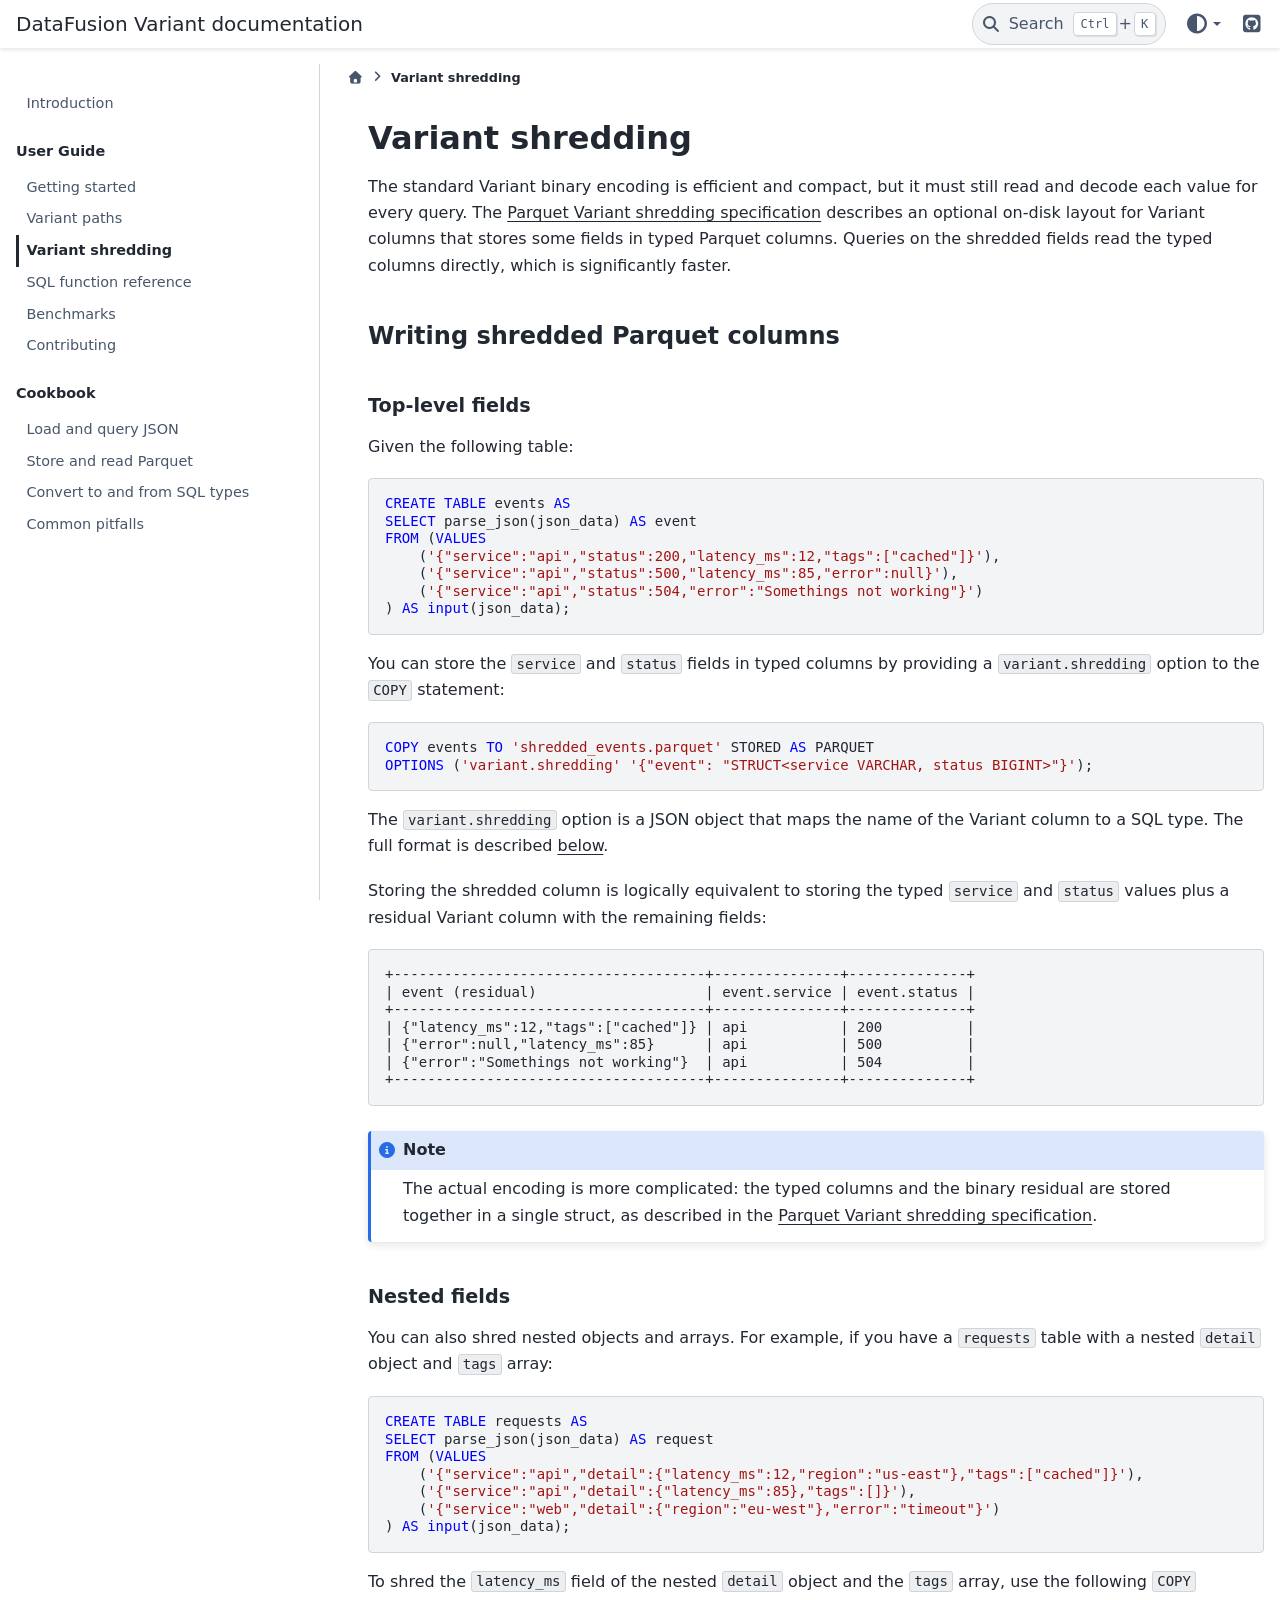
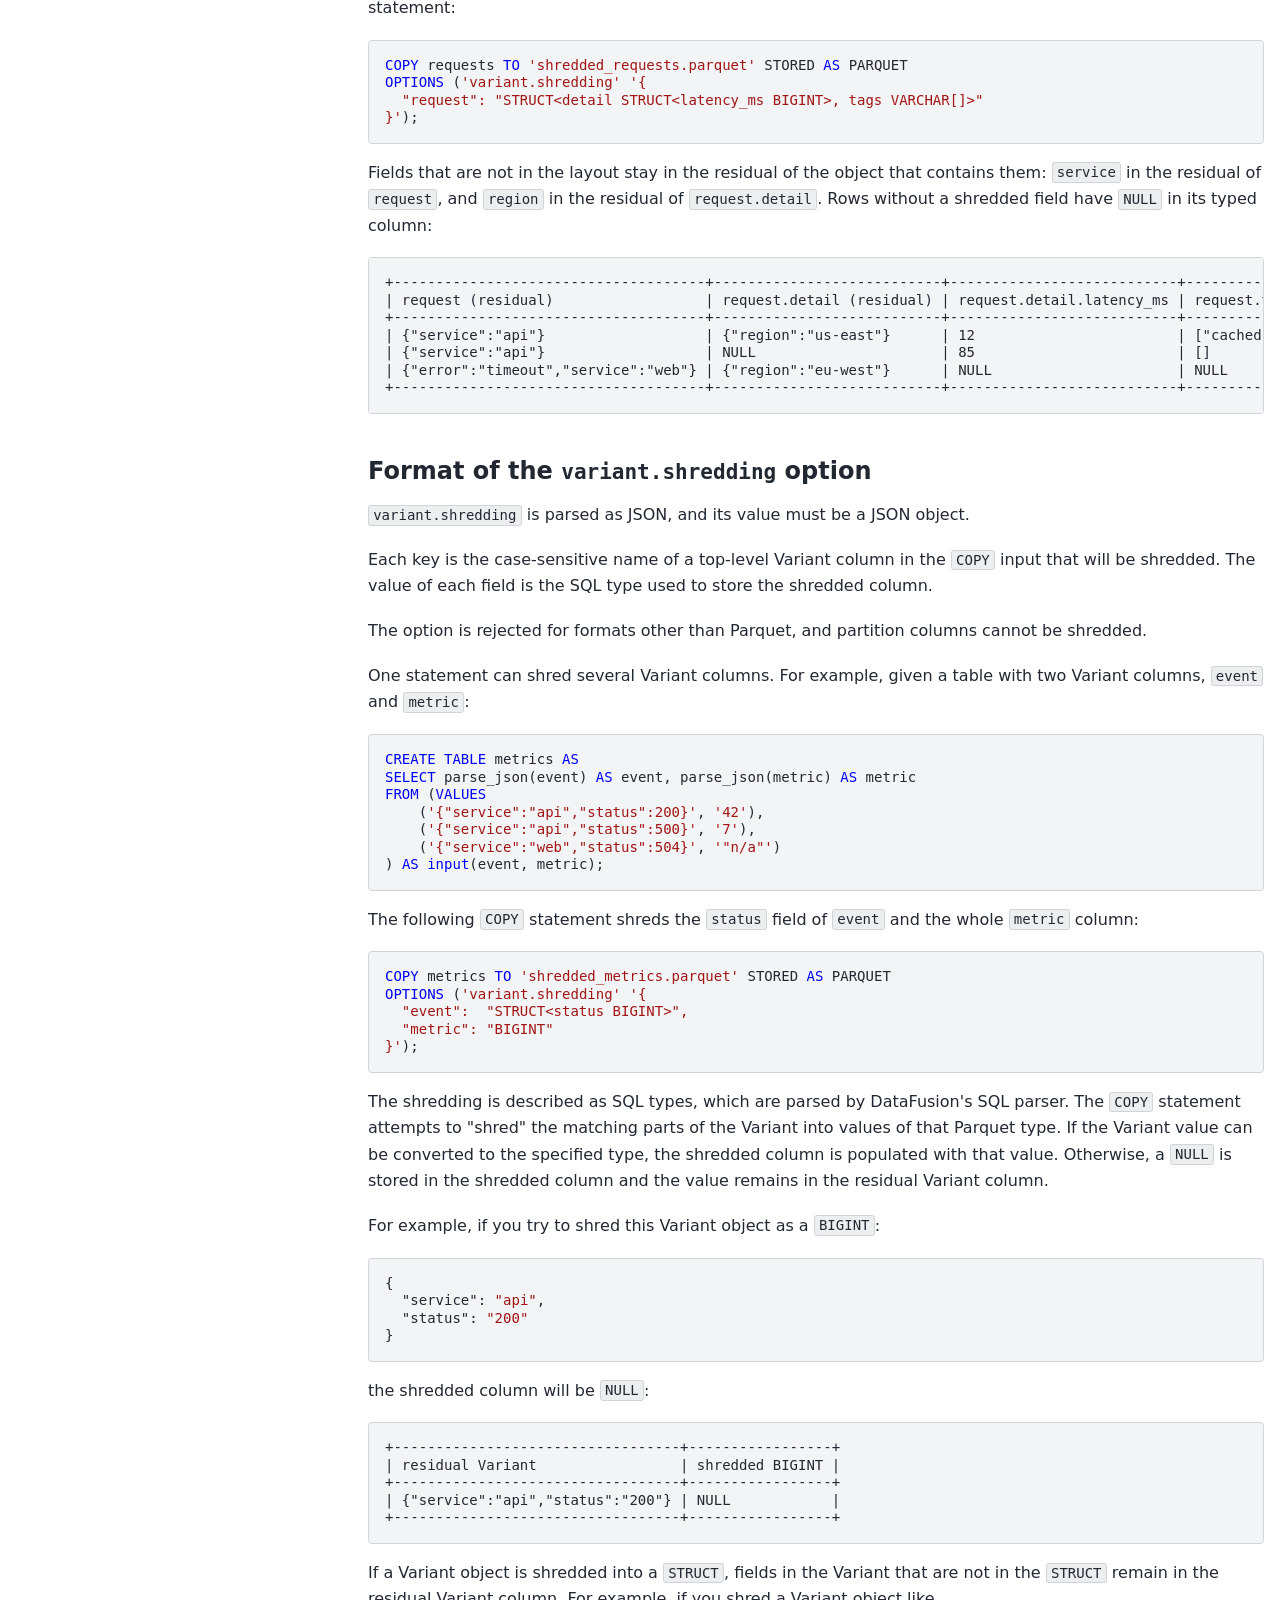
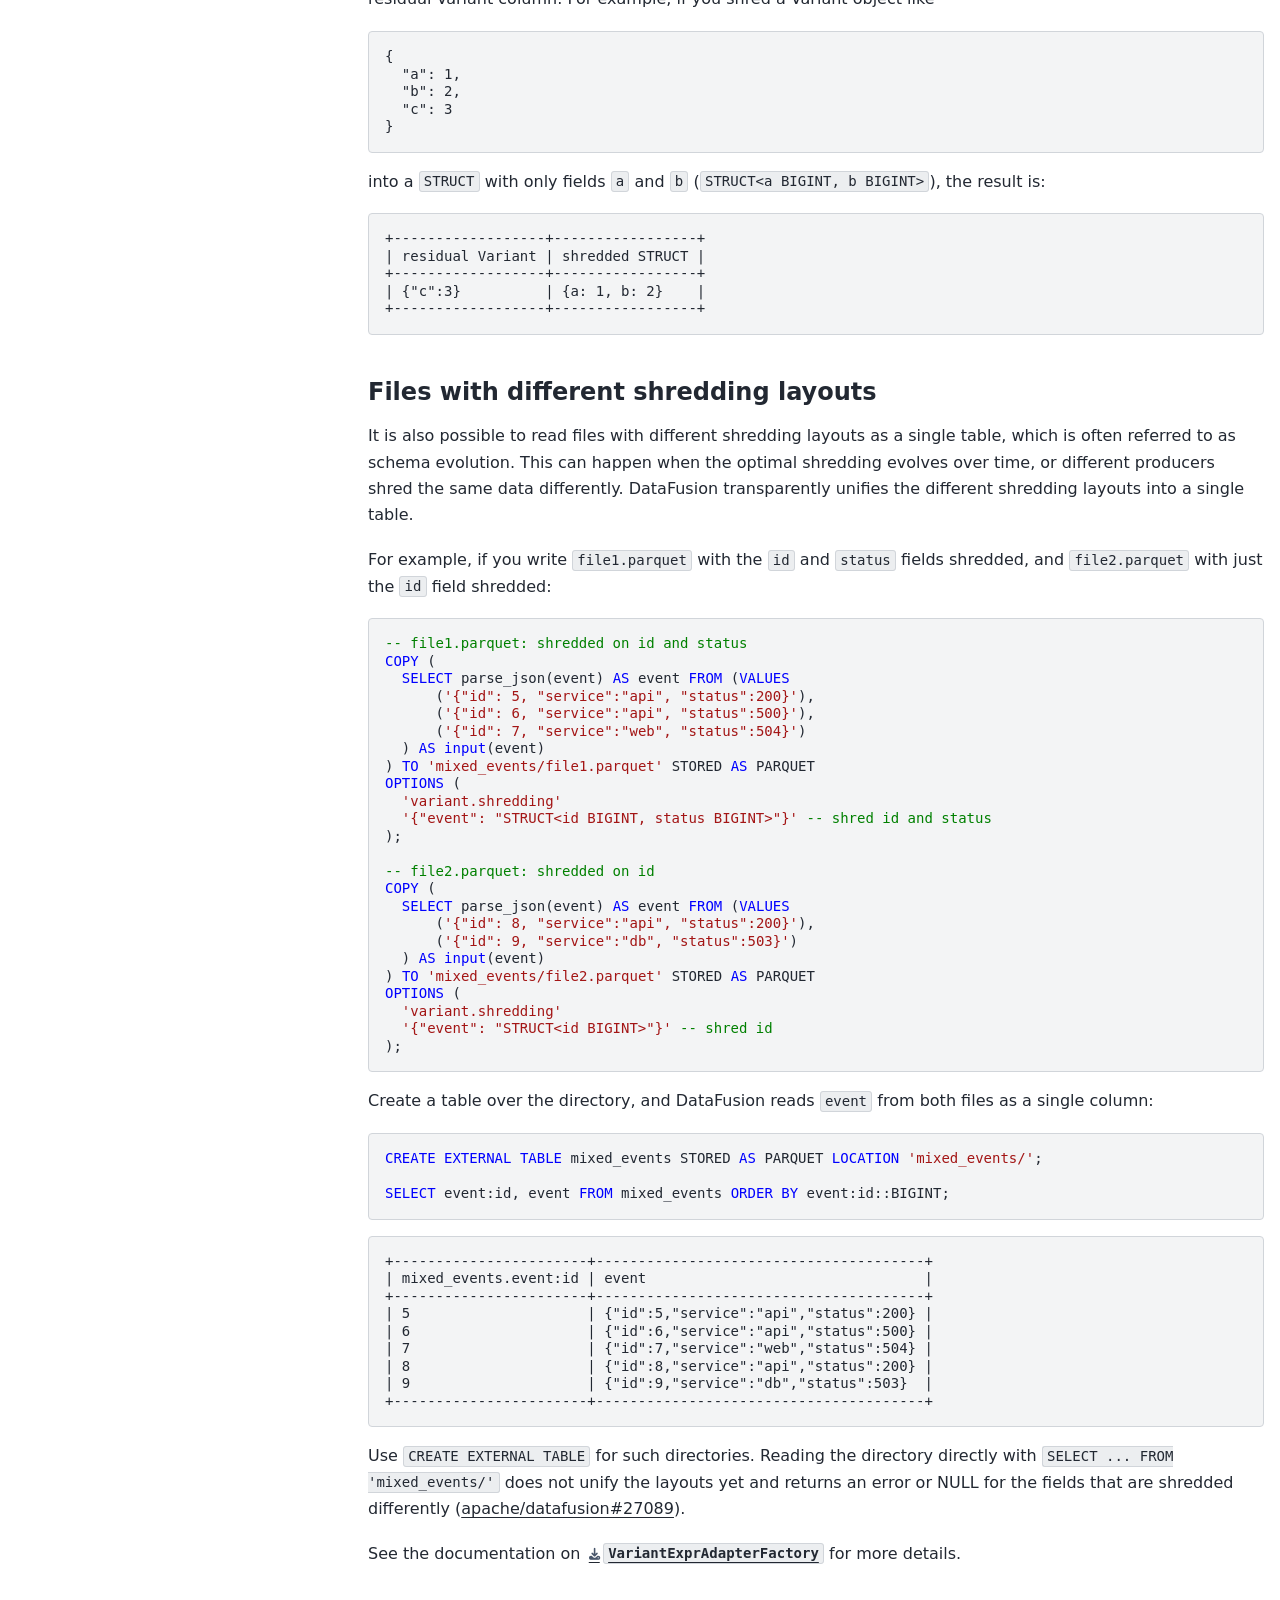
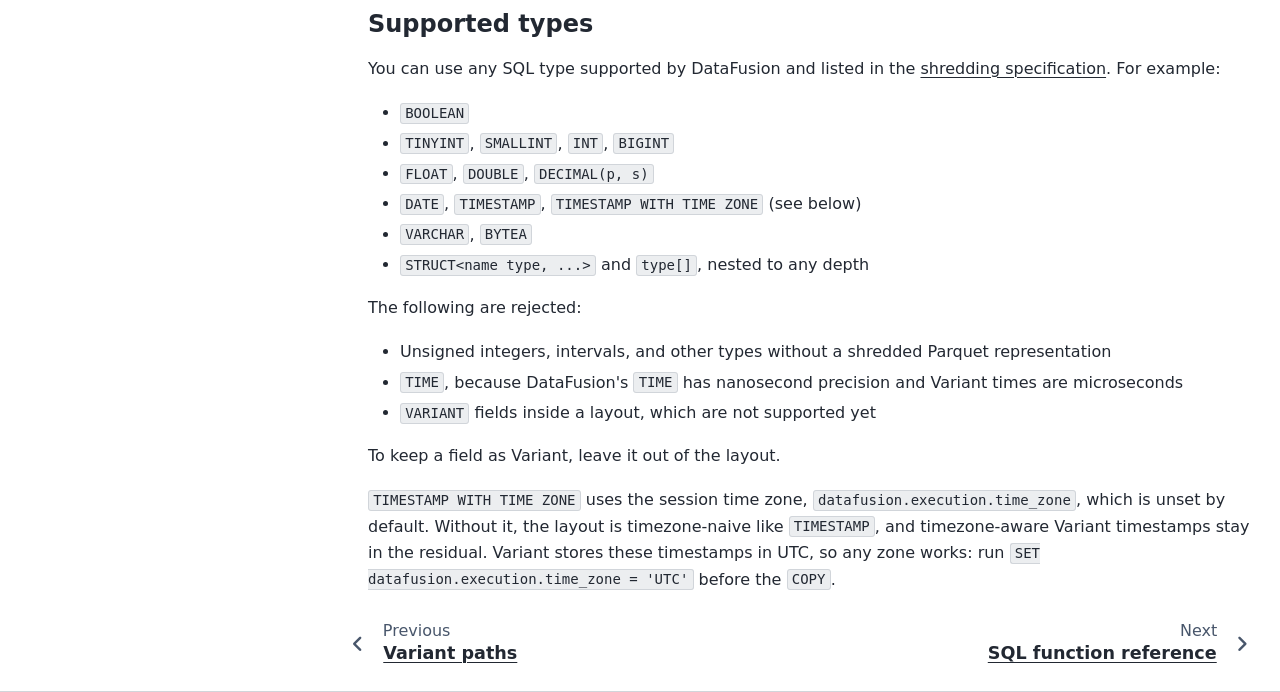
<file: shredding.html>
<!DOCTYPE html>


<html lang="en" data-content_root="./" >

  <head>
    <meta charset="utf-8" />
    <meta name="viewport" content="width=device-width, initial-scale=1.0" /><meta name="viewport" content="width=device-width, initial-scale=1" />

    <title>Variant shredding &#8212; DataFusion Variant  documentation</title>
  
  
  
  <script data-cfasync="false">
    document.documentElement.dataset.mode = localStorage.getItem("mode") || "";
    document.documentElement.dataset.theme = localStorage.getItem("theme") || "";
  </script>
  <!--
    this give us a css class that will be invisible only if js is disabled
  -->
  <noscript>
    <style>
      .pst-js-only { display: none !important; }

    </style>
  </noscript>
  
  <!-- Loaded before other Sphinx assets -->
  <link href="_static/styles/theme.css?digest=75c7c72ae941e8b558d8" rel="stylesheet" />
<link href="_static/styles/pydata-sphinx-theme.css?digest=75c7c72ae941e8b558d8" rel="stylesheet" />

    <link rel="stylesheet" type="text/css" href="_static/pygments.css?v=8f2a1f02" />
    <link rel="stylesheet" type="text/css" href="_static/theme_overrides.css?v=5ed1a2f5" />
  
  <!-- So that users can add custom icons -->
  <script defer src="_static/scripts/fontawesome.js?digest=75c7c72ae941e8b558d8"></script>
  <!-- Pre-loaded scripts that we'll load fully later -->
  <link rel="preload" as="script" href="_static/scripts/bootstrap.js?digest=75c7c72ae941e8b558d8" />
<link rel="preload" as="script" href="_static/scripts/pydata-sphinx-theme.js?digest=75c7c72ae941e8b558d8" />

    <script src="_static/documentation_options.js?v=5929fcd5"></script>
    <script src="_static/doctools.js?v=fd6eb6e6"></script>
    <script src="_static/sphinx_highlight.js?v=6ffebe34"></script>
    <script>DOCUMENTATION_OPTIONS.pagename = 'shredding';</script>
    <script>DOCUMENTATION_OPTIONS.search_as_you_type = false;</script>
    <link rel="index" title="Index" href="genindex.html" />
    <link rel="search" title="Search" href="search.html" />
    <link rel="next" title="SQL function reference" href="sql-reference.html" />
    <link rel="prev" title="Variant paths" href="paths.html" />
  <meta name="viewport" content="width=device-width, initial-scale=1"/>
  <meta name="color-scheme" content="light dark"/>
  <meta name="docsearch:language" content="en"/>
  <meta name="docsearch:version" content="" />
  
    
    <script src="_static/searchtools.js"></script>
    <script src="_static/language_data.js"></script>
    <script src="searchindex.js"></script>
  
  </head>
  <body data-default-mode="">
  
  
  <div id="pst-skip-link" class="skip-link d-print-none"><a href="#main-content">Skip to main content</a></div>

  
  <div id="pst-scroll-pixel-helper"></div>
  
  <button type="button" class="btn rounded-pill" id="pst-back-to-top">
    <i class="fa-solid fa-arrow-up"></i>Back to top</button>
  
  
  
  
  <dialog id="pst-search-dialog">
    
<form class="bd-search d-flex align-items-center"
      action="search.html"
      method="get">
  <i class="fa-solid fa-magnifying-glass"></i>
  <input type="search"
         class="form-control"
         name="q"
         placeholder="Search the docs ..."
         aria-label="Search the docs ..."
         autocomplete="off"
         autocorrect="off"
         autocapitalize="off"
         spellcheck="false"/>
  <span class="search-button__kbd-shortcut"><kbd class="kbd-shortcut__modifier">Ctrl</kbd>+<kbd>K</kbd></span>
</form>
  </dialog>

  <div class="pst-async-banner-revealer d-none">
  <aside id="bd-header-version-warning" class="d-none d-print-none" aria-label="Version warning"></aside>
</div>

  
    <header id="pst-header" class="bd-header navbar navbar-expand-lg bd-navbar d-print-none">
<div class="bd-header__inner bd-page-width">
  <button type="button" class="pst-navbar-icon sidebar-toggle primary-toggle" aria-label="Site navigation" aria-expanded="false" aria-controls="pst-primary-sidebar-modal">
    <span class="fa-solid fa-bars"></span>
  </button>
  
  
  <div class="col-lg-3 navbar-header-items__start">
    
      <div class="navbar-item">

  
    
  

<a class="navbar-brand logo" href="index.html">
  
  
  
  
  
  
    <p class="title logo__title">DataFusion Variant  documentation</p>
  
</a></div>
    
  </div>
  
  <div class="col-lg-9 navbar-header-items">
    
    
    <div class="navbar-header-items__end">
      
        <div class="navbar-item navbar-persistent--container">
          

<button type="button" class="btn search-button-field search-button__button pst-js-only" title="Search" aria-label="Search" data-bs-placement="bottom" data-bs-toggle="tooltip">
 <i class="fa-solid fa-magnifying-glass"></i>
 <span class="search-button__default-text">Search</span>
 <span class="search-button__kbd-shortcut"><kbd class="kbd-shortcut__modifier">Ctrl</kbd>+<kbd class="kbd-shortcut__modifier">K</kbd></span>
</button>
        </div>
      
      
        <div class="navbar-item">

<div class="theme-switch-container dropdown pst-js-only" data-bs-toggle="tooltip" data-bs-placement="bottom" title="Color mode">
  <button type="button" class="btn btn-sm nav-link pst-navbar-icon theme-switch-button dropdown-toggle" aria-label="Color mode" data-bs-toggle="dropdown">
    <i class="theme-switch fa-solid fa-sun fa-lg" data-mode="light" title="Light"></i>
    <i class="theme-switch fa-solid fa-moon fa-lg" data-mode="dark" title="Dark"></i>
    <i class="theme-switch fa-solid fa-circle-half-stroke fa-lg" data-mode="auto" title="System Settings"></i>
  </button>
  <ul class="dropdown-menu dropdown-menu-end">
    <li><button type="button" class="dropdown-item d-flex align-items-center theme-change-button" data-mode="auto"><i class="fa-solid fa-circle-half-stroke fa-lg me-1"></i>System Settings</button></li>
    <li><button type="button" class="dropdown-item d-flex align-items-center theme-change-button" data-mode="light"><i class="fa-solid fa-sun fa-lg me-1"></i>Light</button></li>
    <li><button type="button" class="dropdown-item d-flex align-items-center theme-change-button" data-mode="dark"><i class="fa-solid fa-moon fa-lg me-1"></i>Dark</button></li>
  </ul>
</div></div>
      
        <div class="navbar-item"><ul class="navbar-icon-links"
    aria-label="Icon Links">
        <li class="nav-item">
          
          
          
          
          
          
          
          
          <a href="https://github.com/datafusion-contrib/datafusion-variant" title="GitHub" class="nav-link pst-navbar-icon" rel="noopener" target="_blank" data-bs-toggle="tooltip" data-bs-placement="bottom"><i class="fa-brands fa-square-github fa-lg" aria-hidden="true"></i><span class="visually-hidden">GitHub</span></a>
        </li>
</ul></div>
      
    </div>
    
  </div>
  
  
    <div class="navbar-persistent--mobile">

<button type="button" class="btn search-button-field search-button__button pst-js-only" title="Search" aria-label="Search" data-bs-placement="bottom" data-bs-toggle="tooltip">
 <i class="fa-solid fa-magnifying-glass"></i>
 <span class="search-button__default-text">Search</span>
 <span class="search-button__kbd-shortcut"><kbd class="kbd-shortcut__modifier">Ctrl</kbd>+<kbd class="kbd-shortcut__modifier">K</kbd></span>
</button>
    </div>
  

  
</div>

    </header>
  

  <div class="bd-container">
    <div class="bd-container__inner bd-page-width">
      
      
      
      <dialog id="pst-primary-sidebar-modal" tabindex="-1"></dialog>
      <div id="pst-primary-sidebar" class="bd-sidebar-primary bd-sidebar">
        

  
  <div class="sidebar-header-items sidebar-primary__section">
    
    
    
    
      <div class="sidebar-header-items__end">
        
          <div class="navbar-item">

<div class="theme-switch-container dropdown pst-js-only" data-bs-toggle="tooltip" data-bs-placement="bottom" title="Color mode">
  <button type="button" class="btn btn-sm nav-link pst-navbar-icon theme-switch-button dropdown-toggle" aria-label="Color mode" data-bs-toggle="dropdown">
    <i class="theme-switch fa-solid fa-sun fa-lg" data-mode="light" title="Light"></i>
    <i class="theme-switch fa-solid fa-moon fa-lg" data-mode="dark" title="Dark"></i>
    <i class="theme-switch fa-solid fa-circle-half-stroke fa-lg" data-mode="auto" title="System Settings"></i>
  </button>
  <ul class="dropdown-menu dropdown-menu-end">
    <li><button type="button" class="dropdown-item d-flex align-items-center theme-change-button" data-mode="auto"><i class="fa-solid fa-circle-half-stroke fa-lg me-1"></i>System Settings</button></li>
    <li><button type="button" class="dropdown-item d-flex align-items-center theme-change-button" data-mode="light"><i class="fa-solid fa-sun fa-lg me-1"></i>Light</button></li>
    <li><button type="button" class="dropdown-item d-flex align-items-center theme-change-button" data-mode="dark"><i class="fa-solid fa-moon fa-lg me-1"></i>Dark</button></li>
  </ul>
</div></div>
        
          <div class="navbar-item"><ul class="navbar-icon-links"
    aria-label="Icon Links">
        <li class="nav-item">
          
          
          
          
          
          
          
          
          <a href="https://github.com/datafusion-contrib/datafusion-variant" title="GitHub" class="nav-link pst-navbar-icon" rel="noopener" target="_blank" data-bs-toggle="tooltip" data-bs-placement="bottom"><i class="fa-brands fa-square-github fa-lg" aria-hidden="true"></i><span class="visually-hidden">GitHub</span></a>
        </li>
</ul></div>
        
      </div>
    
  </div>
  
    <div class="sidebar-primary-items__start sidebar-primary__section">
        <div class="sidebar-primary-item"><nav class="bd-links" id="bd-docs-nav" aria-label="Main navigation">
  <div class="bd-toc-item active">
    <ul class="nav bd-sidenav">
<li class="toctree-l1"><a class="reference internal" href="index.html">Introduction</a></li>
</ul>
<p aria-level="2" class="caption" role="heading"><span class="caption-text">User Guide</span></p>
<ul class="current nav bd-sidenav">
<li class="toctree-l1"><a class="reference internal" href="getting-started.html">Getting started</a></li>
<li class="toctree-l1"><a class="reference internal" href="paths.html">Variant paths</a></li>
<li class="toctree-l1 current active"><a aria-current="page" class="current reference internal" href="#">Variant shredding</a></li>
<li class="toctree-l1"><a class="reference internal" href="sql-reference.html">SQL function reference</a></li>
<li class="toctree-l1"><a class="reference internal" href="benchmarks.html">Benchmarks</a></li>
<li class="toctree-l1"><a class="reference internal" href="contributing.html">Contributing</a></li>
</ul>
<p aria-level="2" class="caption" role="heading"><span class="caption-text">Cookbook</span></p>
<ul class="nav bd-sidenav">
<li class="toctree-l1"><a class="reference internal" href="cookbook/load-and-query-json.html">Load and query JSON</a></li>
<li class="toctree-l1"><a class="reference internal" href="cookbook/store-and-read-parquet.html">Store and read Parquet</a></li>
<li class="toctree-l1"><a class="reference internal" href="cookbook/convert-sql-types.html">Convert to and from SQL types</a></li>
<li class="toctree-l1"><a class="reference internal" href="cookbook/common-pitfalls.html">Common pitfalls</a></li>
</ul>

  </div>
</nav></div>
    </div>
  
  
  <div class="sidebar-primary-items__end sidebar-primary__section">
      <div class="sidebar-primary-item">
<div id="ethical-ad-placement"
      class="flat"
      data-ea-publisher="readthedocs"
      data-ea-type="readthedocs-sidebar"
      data-ea-manual="true">
</div></div>
  </div>


      </div>
      
      <main id="main-content" class="bd-main" role="main">
        
        
          <div class="bd-content">
            <div class="bd-article-container">
              
              <div class="bd-header-article d-print-none">
<div class="header-article-items header-article__inner">
  
    <div class="header-article-items__start">
      
        <div class="header-article-item">

<nav aria-label="Breadcrumb" class="d-print-none">
  <ul class="bd-breadcrumbs">
    
    <li class="breadcrumb-item breadcrumb-home">
      <a href="index.html" class="nav-link" aria-label="Home">
        <i class="fa-solid fa-house"></i>
      </a>
    </li>
    <li class="breadcrumb-item active" aria-current="page"><span class="ellipsis">Variant shredding</span></li>
  </ul>
</nav>
</div>
      
    </div>
  
  
</div>
</div>
              
              
              
                
<div id="searchbox"></div>
                <article class="bd-article">
                  
  <section id="variant-shredding">
<h1>Variant shredding<a class="headerlink" href="#variant-shredding" title="Link to this heading">#</a></h1>
<p>The standard Variant binary encoding is efficient and compact, but it must still
read and decode each value for every query. The <a class="reference external" href="https://parquet.apache.org/docs/file-format/types/variantshredding/">Parquet Variant shredding
specification</a> describes an optional on-disk layout
for Variant columns that stores some fields in typed Parquet columns. Queries on
the shredded fields read the typed columns directly, which is significantly
faster.</p>
<section id="writing-shredded-parquet-columns">
<h2>Writing shredded Parquet columns<a class="headerlink" href="#writing-shredded-parquet-columns" title="Link to this heading">#</a></h2>
<section id="top-level-fields">
<h3>Top-level fields<a class="headerlink" href="#top-level-fields" title="Link to this heading">#</a></h3>
<p>Given the following table:</p>
<div class="highlight-sql notranslate"><div class="highlight"><pre><span></span><span class="k">CREATE</span><span class="w"> </span><span class="k">TABLE</span><span class="w"> </span><span class="n">events</span><span class="w"> </span><span class="k">AS</span>
<span class="k">SELECT</span><span class="w"> </span><span class="n">parse_json</span><span class="p">(</span><span class="n">json_data</span><span class="p">)</span><span class="w"> </span><span class="k">AS</span><span class="w"> </span><span class="n">event</span>
<span class="k">FROM</span><span class="w"> </span><span class="p">(</span><span class="k">VALUES</span>
<span class="w">    </span><span class="p">(</span><span class="s1">'{"service":"api","status":200,"latency_ms":12,"tags":["cached"]}'</span><span class="p">),</span>
<span class="w">    </span><span class="p">(</span><span class="s1">'{"service":"api","status":500,"latency_ms":85,"error":null}'</span><span class="p">),</span>
<span class="w">    </span><span class="p">(</span><span class="s1">'{"service":"api","status":504,"error":"Somethings not working"}'</span><span class="p">)</span>
<span class="p">)</span><span class="w"> </span><span class="k">AS</span><span class="w"> </span><span class="k">input</span><span class="p">(</span><span class="n">json_data</span><span class="p">);</span>
</pre></div>
</div>
<p>You can store the <code class="docutils literal notranslate"><span class="pre">service</span></code> and <code class="docutils literal notranslate"><span class="pre">status</span></code> fields in typed columns by providing a
<code class="docutils literal notranslate"><span class="pre">variant.shredding</span></code> option to the <code class="docutils literal notranslate"><span class="pre">COPY</span></code> statement:</p>
<div class="highlight-sql notranslate"><div class="highlight"><pre><span></span><span class="k">COPY</span><span class="w"> </span><span class="n">events</span><span class="w"> </span><span class="k">TO</span><span class="w"> </span><span class="s1">'shredded_events.parquet'</span><span class="w"> </span><span class="n">STORED</span><span class="w"> </span><span class="k">AS</span><span class="w"> </span><span class="n">PARQUET</span>
<span class="k">OPTIONS</span><span class="w"> </span><span class="p">(</span><span class="s1">'variant.shredding'</span><span class="w"> </span><span class="s1">'{"event": "STRUCT&lt;service VARCHAR, status BIGINT&gt;"}'</span><span class="p">);</span>
</pre></div>
</div>
<p>The <code class="docutils literal notranslate"><span class="pre">variant.shredding</span></code> option is a JSON object that maps the name of the
Variant column to a SQL type. The full format is described
<a class="reference internal" href="#format-of-the-variant-shredding-option">below</a>.</p>
<p>Storing the shredded column is logically equivalent to storing the typed
<code class="docutils literal notranslate"><span class="pre">service</span></code> and <code class="docutils literal notranslate"><span class="pre">status</span></code> values plus a residual Variant column with the remaining
fields:</p>
<!--
```sql
SELECT residual_json(event) AS "event (residual)",
       event['typed_value']['service']['typed_value'] AS "event.service",
       event['typed_value']['status']['typed_value'] AS "event.status"
FROM 'shredded_events.parquet';
```
-->
<div class="highlight-text notranslate"><div class="highlight"><pre><span></span>+-------------------------------------+---------------+--------------+
| event (residual)                    | event.service | event.status |
+-------------------------------------+---------------+--------------+
| {"latency_ms":12,"tags":["cached"]} | api           | 200          |
| {"error":null,"latency_ms":85}      | api           | 500          |
| {"error":"Somethings not working"}  | api           | 504          |
+-------------------------------------+---------------+--------------+
</pre></div>
</div>
<div class="admonition note">
<p class="admonition-title">Note</p>
<p>The actual encoding is more complicated: the typed columns and the binary
residual are stored together in a single struct, as described in the
<a class="reference external" href="https://parquet.apache.org/docs/file-format/types/variantshredding/">Parquet Variant shredding specification</a>.</p>
</div>
</section>
<section id="nested-fields">
<h3>Nested fields<a class="headerlink" href="#nested-fields" title="Link to this heading">#</a></h3>
<p>You can also shred nested objects and arrays. For example, if you have a
<code class="docutils literal notranslate"><span class="pre">requests</span></code> table with a nested <code class="docutils literal notranslate"><span class="pre">detail</span></code> object and <code class="docutils literal notranslate"><span class="pre">tags</span></code> array:</p>
<div class="highlight-sql notranslate"><div class="highlight"><pre><span></span><span class="k">CREATE</span><span class="w"> </span><span class="k">TABLE</span><span class="w"> </span><span class="n">requests</span><span class="w"> </span><span class="k">AS</span>
<span class="k">SELECT</span><span class="w"> </span><span class="n">parse_json</span><span class="p">(</span><span class="n">json_data</span><span class="p">)</span><span class="w"> </span><span class="k">AS</span><span class="w"> </span><span class="n">request</span>
<span class="k">FROM</span><span class="w"> </span><span class="p">(</span><span class="k">VALUES</span>
<span class="w">    </span><span class="p">(</span><span class="s1">'{"service":"api","detail":{"latency_ms":12,"region":"us-east"},"tags":["cached"]}'</span><span class="p">),</span>
<span class="w">    </span><span class="p">(</span><span class="s1">'{"service":"api","detail":{"latency_ms":85},"tags":[]}'</span><span class="p">),</span>
<span class="w">    </span><span class="p">(</span><span class="s1">'{"service":"web","detail":{"region":"eu-west"},"error":"timeout"}'</span><span class="p">)</span>
<span class="p">)</span><span class="w"> </span><span class="k">AS</span><span class="w"> </span><span class="k">input</span><span class="p">(</span><span class="n">json_data</span><span class="p">);</span>
</pre></div>
</div>
<p>To shred the <code class="docutils literal notranslate"><span class="pre">latency_ms</span></code> field of the nested <code class="docutils literal notranslate"><span class="pre">detail</span></code> object and the <code class="docutils literal notranslate"><span class="pre">tags</span></code>
array, use the following <code class="docutils literal notranslate"><span class="pre">COPY</span></code> statement:</p>
<div class="highlight-sql notranslate"><div class="highlight"><pre><span></span><span class="k">COPY</span><span class="w"> </span><span class="n">requests</span><span class="w"> </span><span class="k">TO</span><span class="w"> </span><span class="s1">'shredded_requests.parquet'</span><span class="w"> </span><span class="n">STORED</span><span class="w"> </span><span class="k">AS</span><span class="w"> </span><span class="n">PARQUET</span>
<span class="k">OPTIONS</span><span class="w"> </span><span class="p">(</span><span class="s1">'variant.shredding'</span><span class="w"> </span><span class="s1">'{</span>
<span class="s1">  "request": "STRUCT&lt;detail STRUCT&lt;latency_ms BIGINT&gt;, tags VARCHAR[]&gt;"</span>
<span class="s1">}'</span><span class="p">);</span>
</pre></div>
</div>
<p>Fields that are not in the layout stay in the residual of the object that
contains them: <code class="docutils literal notranslate"><span class="pre">service</span></code> in the residual of <code class="docutils literal notranslate"><span class="pre">request</span></code>, and <code class="docutils literal notranslate"><span class="pre">region</span></code> in the
residual of <code class="docutils literal notranslate"><span class="pre">request.detail</span></code>. Rows without a shredded field have <code class="docutils literal notranslate"><span class="pre">NULL</span></code> in its
typed column:</p>
<!-- TODO: remove `to_json` below when https://github.com/apache/datafusion/issues/24860 is fixed -->
<!--
```sql
SELECT residual_json(request) AS "request (residual)",
       residual_json(request, 'detail') AS "request.detail (residual)",
       request['typed_value']['detail']['typed_value']['latency_ms']['typed_value'] AS "request.detail.latency_ms",
       CASE WHEN request['typed_value']['tags']['typed_value'] IS NOT NULL
            THEN to_json(variant_get(request, '$.tags')) END AS "request.tags"
FROM 'shredded_requests.parquet';
```
-->
<div class="highlight-text notranslate"><div class="highlight"><pre><span></span>+-------------------------------------+---------------------------+---------------------------+--------------+
| request (residual)                  | request.detail (residual) | request.detail.latency_ms | request.tags |
+-------------------------------------+---------------------------+---------------------------+--------------+
| {"service":"api"}                   | {"region":"us-east"}      | 12                        | ["cached"]   |
| {"service":"api"}                   | NULL                      | 85                        | []           |
| {"error":"timeout","service":"web"} | {"region":"eu-west"}      | NULL                      | NULL         |
+-------------------------------------+---------------------------+---------------------------+--------------+
</pre></div>
</div>
</section>
</section>
<section id="format-of-the-variant-shredding-option">
<h2>Format of the <code class="docutils literal notranslate"><span class="pre">variant.shredding</span></code> option<a class="headerlink" href="#format-of-the-variant-shredding-option" title="Link to this heading">#</a></h2>
<p><code class="docutils literal notranslate"><span class="pre">variant.shredding</span></code> is parsed as JSON, and its value must be a JSON object.</p>
<p>Each key is the case-sensitive name of a top-level Variant column in the <code class="docutils literal notranslate"><span class="pre">COPY</span></code>
input that will be shredded. The value of each field is the SQL type used to
store the shredded column.</p>
<p>The option is rejected for formats other than Parquet, and partition columns
cannot be shredded.</p>
<p>One statement can shred several Variant columns. For example, given a table
with two Variant columns, <code class="docutils literal notranslate"><span class="pre">event</span></code> and <code class="docutils literal notranslate"><span class="pre">metric</span></code>:</p>
<div class="highlight-sql notranslate"><div class="highlight"><pre><span></span><span class="k">CREATE</span><span class="w"> </span><span class="k">TABLE</span><span class="w"> </span><span class="n">metrics</span><span class="w"> </span><span class="k">AS</span>
<span class="k">SELECT</span><span class="w"> </span><span class="n">parse_json</span><span class="p">(</span><span class="n">event</span><span class="p">)</span><span class="w"> </span><span class="k">AS</span><span class="w"> </span><span class="n">event</span><span class="p">,</span><span class="w"> </span><span class="n">parse_json</span><span class="p">(</span><span class="n">metric</span><span class="p">)</span><span class="w"> </span><span class="k">AS</span><span class="w"> </span><span class="n">metric</span>
<span class="k">FROM</span><span class="w"> </span><span class="p">(</span><span class="k">VALUES</span>
<span class="w">    </span><span class="p">(</span><span class="s1">'{"service":"api","status":200}'</span><span class="p">,</span><span class="w"> </span><span class="s1">'42'</span><span class="p">),</span>
<span class="w">    </span><span class="p">(</span><span class="s1">'{"service":"api","status":500}'</span><span class="p">,</span><span class="w"> </span><span class="s1">'7'</span><span class="p">),</span>
<span class="w">    </span><span class="p">(</span><span class="s1">'{"service":"web","status":504}'</span><span class="p">,</span><span class="w"> </span><span class="s1">'"n/a"'</span><span class="p">)</span>
<span class="p">)</span><span class="w"> </span><span class="k">AS</span><span class="w"> </span><span class="k">input</span><span class="p">(</span><span class="n">event</span><span class="p">,</span><span class="w"> </span><span class="n">metric</span><span class="p">);</span>
</pre></div>
</div>
<p>The following <code class="docutils literal notranslate"><span class="pre">COPY</span></code> statement shreds the <code class="docutils literal notranslate"><span class="pre">status</span></code> field of <code class="docutils literal notranslate"><span class="pre">event</span></code> and the
whole <code class="docutils literal notranslate"><span class="pre">metric</span></code> column:</p>
<div class="highlight-sql notranslate"><div class="highlight"><pre><span></span><span class="k">COPY</span><span class="w"> </span><span class="n">metrics</span><span class="w"> </span><span class="k">TO</span><span class="w"> </span><span class="s1">'shredded_metrics.parquet'</span><span class="w"> </span><span class="n">STORED</span><span class="w"> </span><span class="k">AS</span><span class="w"> </span><span class="n">PARQUET</span>
<span class="k">OPTIONS</span><span class="w"> </span><span class="p">(</span><span class="s1">'variant.shredding'</span><span class="w"> </span><span class="s1">'{</span>
<span class="s1">  "event":  "STRUCT&lt;status BIGINT&gt;",</span>
<span class="s1">  "metric": "BIGINT"</span>
<span class="s1">}'</span><span class="p">);</span>
</pre></div>
</div>
<p>The shredding is described as SQL types, which are parsed by DataFusion's SQL
parser. The <code class="docutils literal notranslate"><span class="pre">COPY</span></code> statement attempts to &quot;shred&quot; the matching parts of the
Variant into values of that Parquet type. If the Variant value can be converted
to the specified type, the shredded column is populated with that value.
Otherwise, a <code class="docutils literal notranslate"><span class="pre">NULL</span></code> is stored in the shredded column and the value remains in
the residual Variant column.</p>
<p>For example, if you try to shred this Variant object as a <code class="docutils literal notranslate"><span class="pre">BIGINT</span></code>:</p>
<div class="highlight-json notranslate"><div class="highlight"><pre><span></span><span class="p">{</span>
<span class="w">  </span><span class="nt">"service"</span><span class="p">:</span><span class="w"> </span><span class="s2">"api"</span><span class="p">,</span>
<span class="w">  </span><span class="nt">"status"</span><span class="p">:</span><span class="w"> </span><span class="s2">"200"</span>
<span class="p">}</span>
</pre></div>
</div>
<p>the shredded column will be <code class="docutils literal notranslate"><span class="pre">NULL</span></code>:</p>
<!--
```sql
CREATE TABLE status_objects AS SELECT parse_json('{"service":"api","status":"200"}') AS v;
COPY status_objects TO 'shredded_status.parquet' STORED AS PARQUET
OPTIONS ('variant.shredding' '{"v": "BIGINT"}');
SELECT residual_json(v) AS "residual Variant",
       v['typed_value'] AS "shredded BIGINT"
FROM 'shredded_status.parquet';
```
-->
<div class="highlight-text notranslate"><div class="highlight"><pre><span></span>+----------------------------------+-----------------+
| residual Variant                 | shredded BIGINT |
+----------------------------------+-----------------+
| {"service":"api","status":"200"} | NULL            |
+----------------------------------+-----------------+
</pre></div>
</div>
<p>If a Variant object is shredded into a <code class="docutils literal notranslate"><span class="pre">STRUCT</span></code>, fields in the Variant that are
not in the <code class="docutils literal notranslate"><span class="pre">STRUCT</span></code> remain in the residual Variant column. For example, if
you shred a Variant object like</p>
<div class="highlight-json notranslate"><div class="highlight"><pre><span></span><span class="p">{</span>
<span class="w">  </span><span class="nt">"a"</span><span class="p">:</span><span class="w"> </span><span class="mi">1</span><span class="p">,</span>
<span class="w">  </span><span class="nt">"b"</span><span class="p">:</span><span class="w"> </span><span class="mi">2</span><span class="p">,</span>
<span class="w">  </span><span class="nt">"c"</span><span class="p">:</span><span class="w"> </span><span class="mi">3</span>
<span class="p">}</span>
</pre></div>
</div>
<p>into a <code class="docutils literal notranslate"><span class="pre">STRUCT</span></code> with only fields <code class="docutils literal notranslate"><span class="pre">a</span></code> and <code class="docutils literal notranslate"><span class="pre">b</span></code> (<code class="docutils literal notranslate"><span class="pre">STRUCT&lt;a</span> <span class="pre">BIGINT,</span> <span class="pre">b</span> <span class="pre">BIGINT&gt;</span></code>), the
result is:</p>
<!--
```sql
CREATE TABLE objects AS SELECT parse_json('{"a":1,"b":2,"c":3}') AS v;
COPY objects TO 'shredded_objects.parquet' STORED AS PARQUET
OPTIONS ('variant.shredding' '{"v": "STRUCT<a BIGINT, b BIGINT>"}');
SELECT residual_json(v) AS "residual Variant",
       named_struct('a', v['typed_value']['a']['typed_value'],
                    'b', v['typed_value']['b']['typed_value']) AS "shredded STRUCT"
FROM 'shredded_objects.parquet';
```
-->
<div class="highlight-text notranslate"><div class="highlight"><pre><span></span>+------------------+-----------------+
| residual Variant | shredded STRUCT |
+------------------+-----------------+
| {"c":3}          | {a: 1, b: 2}    |
+------------------+-----------------+
</pre></div>
</div>
</section>
<section id="files-with-different-shredding-layouts">
<h2>Files with different shredding layouts<a class="headerlink" href="#files-with-different-shredding-layouts" title="Link to this heading">#</a></h2>
<p>It is also possible to read files with different shredding layouts as a single
table, which is often referred to as schema evolution. This can happen when the
optimal shredding evolves over time, or different producers shred the same data
differently. DataFusion transparently unifies the different shredding layouts
into a single table.</p>
<p>For example, if you write <code class="docutils literal notranslate"><span class="pre">file1.parquet</span></code> with the <code class="docutils literal notranslate"><span class="pre">id</span></code> and <code class="docutils literal notranslate"><span class="pre">status</span></code> fields
shredded, and <code class="docutils literal notranslate"><span class="pre">file2.parquet</span></code> with just the <code class="docutils literal notranslate"><span class="pre">id</span></code> field shredded:</p>
<div class="highlight-sql notranslate"><div class="highlight"><pre><span></span><span class="c1">-- file1.parquet: shredded on id and status</span>
<span class="k">COPY</span><span class="w"> </span><span class="p">(</span>
<span class="w">  </span><span class="k">SELECT</span><span class="w"> </span><span class="n">parse_json</span><span class="p">(</span><span class="n">event</span><span class="p">)</span><span class="w"> </span><span class="k">AS</span><span class="w"> </span><span class="n">event</span><span class="w"> </span><span class="k">FROM</span><span class="w"> </span><span class="p">(</span><span class="k">VALUES</span>
<span class="w">      </span><span class="p">(</span><span class="s1">'{"id": 5, "service":"api", "status":200}'</span><span class="p">),</span>
<span class="w">      </span><span class="p">(</span><span class="s1">'{"id": 6, "service":"api", "status":500}'</span><span class="p">),</span>
<span class="w">      </span><span class="p">(</span><span class="s1">'{"id": 7, "service":"web", "status":504}'</span><span class="p">)</span>
<span class="w">  </span><span class="p">)</span><span class="w"> </span><span class="k">AS</span><span class="w"> </span><span class="k">input</span><span class="p">(</span><span class="n">event</span><span class="p">)</span>
<span class="p">)</span><span class="w"> </span><span class="k">TO</span><span class="w"> </span><span class="s1">'mixed_events/file1.parquet'</span><span class="w"> </span><span class="n">STORED</span><span class="w"> </span><span class="k">AS</span><span class="w"> </span><span class="n">PARQUET</span>
<span class="k">OPTIONS</span><span class="w"> </span><span class="p">(</span>
<span class="w">  </span><span class="s1">'variant.shredding'</span>
<span class="w">  </span><span class="s1">'{"event": "STRUCT&lt;id BIGINT, status BIGINT&gt;"}'</span><span class="w"> </span><span class="c1">-- shred id and status</span>
<span class="p">);</span>

<span class="c1">-- file2.parquet: shredded on id</span>
<span class="k">COPY</span><span class="w"> </span><span class="p">(</span>
<span class="w">  </span><span class="k">SELECT</span><span class="w"> </span><span class="n">parse_json</span><span class="p">(</span><span class="n">event</span><span class="p">)</span><span class="w"> </span><span class="k">AS</span><span class="w"> </span><span class="n">event</span><span class="w"> </span><span class="k">FROM</span><span class="w"> </span><span class="p">(</span><span class="k">VALUES</span>
<span class="w">      </span><span class="p">(</span><span class="s1">'{"id": 8, "service":"api", "status":200}'</span><span class="p">),</span>
<span class="w">      </span><span class="p">(</span><span class="s1">'{"id": 9, "service":"db", "status":503}'</span><span class="p">)</span>
<span class="w">  </span><span class="p">)</span><span class="w"> </span><span class="k">AS</span><span class="w"> </span><span class="k">input</span><span class="p">(</span><span class="n">event</span><span class="p">)</span>
<span class="p">)</span><span class="w"> </span><span class="k">TO</span><span class="w"> </span><span class="s1">'mixed_events/file2.parquet'</span><span class="w"> </span><span class="n">STORED</span><span class="w"> </span><span class="k">AS</span><span class="w"> </span><span class="n">PARQUET</span>
<span class="k">OPTIONS</span><span class="w"> </span><span class="p">(</span>
<span class="w">  </span><span class="s1">'variant.shredding'</span>
<span class="w">  </span><span class="s1">'{"event": "STRUCT&lt;id BIGINT&gt;"}'</span><span class="w"> </span><span class="c1">-- shred id</span>
<span class="p">);</span>
</pre></div>
</div>
<p>Create a table over the directory, and DataFusion reads <code class="docutils literal notranslate"><span class="pre">event</span></code> from both files
as a single column:</p>
<div class="highlight-sql notranslate"><div class="highlight"><pre><span></span><span class="k">CREATE</span><span class="w"> </span><span class="k">EXTERNAL</span><span class="w"> </span><span class="k">TABLE</span><span class="w"> </span><span class="n">mixed_events</span><span class="w"> </span><span class="n">STORED</span><span class="w"> </span><span class="k">AS</span><span class="w"> </span><span class="n">PARQUET</span><span class="w"> </span><span class="k">LOCATION</span><span class="w"> </span><span class="s1">'mixed_events/'</span><span class="p">;</span>

<span class="k">SELECT</span><span class="w"> </span><span class="n">event</span><span class="p">:</span><span class="n">id</span><span class="p">,</span><span class="w"> </span><span class="n">event</span><span class="w"> </span><span class="k">FROM</span><span class="w"> </span><span class="n">mixed_events</span><span class="w"> </span><span class="k">ORDER</span><span class="w"> </span><span class="k">BY</span><span class="w"> </span><span class="n">event</span><span class="p">:</span><span class="n">id</span><span class="p">::</span><span class="nb">BIGINT</span><span class="p">;</span>
</pre></div>
</div>
<div class="highlight-text notranslate"><div class="highlight"><pre><span></span>+-----------------------+---------------------------------------+
| mixed_events.event:id | event                                 |
+-----------------------+---------------------------------------+
| 5                     | {"id":5,"service":"api","status":200} |
| 6                     | {"id":6,"service":"api","status":500} |
| 7                     | {"id":7,"service":"web","status":504} |
| 8                     | {"id":8,"service":"api","status":200} |
| 9                     | {"id":9,"service":"db","status":503}  |
+-----------------------+---------------------------------------+
</pre></div>
</div>
<p>Use <code class="docutils literal notranslate"><span class="pre">CREATE</span> <span class="pre">EXTERNAL</span> <span class="pre">TABLE</span></code> for such directories. Reading the directory directly
with <code class="docutils literal notranslate"><span class="pre">SELECT</span> <span class="pre">...</span> <span class="pre">FROM</span> <span class="pre">'mixed_events/'</span></code> does not unify the layouts yet and
returns an error or NULL for the fields that are shredded differently
(<a class="reference external" href="https://github.com/apache/datafusion/issues/27089">apache/datafusion#27089</a>).</p>
<p>See the documentation on <a class="reference download internal" download="" href="_downloads/0b80f101b8a3adc4d32cfe63e72b3278/expr_adapter.rs"><span class="xref download myst"><code class="docutils literal notranslate"><span class="pre">VariantExprAdapterFactory</span></code></span></a>
for more details.</p>
</section>
<section id="supported-types">
<h2>Supported types<a class="headerlink" href="#supported-types" title="Link to this heading">#</a></h2>
<p>You can use any SQL type supported by DataFusion and listed in the <a class="reference external" href="https://parquet.apache.org/docs/file-format/types/variantshredding/">shredding
specification</a>. For example:</p>
<ul class="simple">
<li><p><code class="docutils literal notranslate"><span class="pre">BOOLEAN</span></code></p></li>
<li><p><code class="docutils literal notranslate"><span class="pre">TINYINT</span></code>, <code class="docutils literal notranslate"><span class="pre">SMALLINT</span></code>, <code class="docutils literal notranslate"><span class="pre">INT</span></code>, <code class="docutils literal notranslate"><span class="pre">BIGINT</span></code></p></li>
<li><p><code class="docutils literal notranslate"><span class="pre">FLOAT</span></code>, <code class="docutils literal notranslate"><span class="pre">DOUBLE</span></code>, <code class="docutils literal notranslate"><span class="pre">DECIMAL(p,</span> <span class="pre">s)</span></code></p></li>
<li><p><code class="docutils literal notranslate"><span class="pre">DATE</span></code>, <code class="docutils literal notranslate"><span class="pre">TIMESTAMP</span></code>, <code class="docutils literal notranslate"><span class="pre">TIMESTAMP</span> <span class="pre">WITH</span> <span class="pre">TIME</span> <span class="pre">ZONE</span></code> (see below)</p></li>
<li><p><code class="docutils literal notranslate"><span class="pre">VARCHAR</span></code>, <code class="docutils literal notranslate"><span class="pre">BYTEA</span></code></p></li>
<li><p><code class="docutils literal notranslate"><span class="pre">STRUCT&lt;name</span> <span class="pre">type,</span> <span class="pre">...&gt;</span></code> and <code class="docutils literal notranslate"><span class="pre">type[]</span></code>, nested to any depth</p></li>
</ul>
<!-- These checks fail once a type listed below as rejected becomes supported, so this list can't silently go stale. -->
<!-- readme-test: error: not a valid variant shredding type -->
<!--
```sql
COPY (SELECT parse_json('1') AS v) TO 'rejected.parquet' STORED AS PARQUET
OPTIONS ('variant.shredding' '{"v": "INT UNSIGNED"}');
COPY (SELECT parse_json('1') AS v) TO 'rejected.parquet' STORED AS PARQUET
OPTIONS ('variant.shredding' '{"v": "INTERVAL"}');
COPY (SELECT parse_json('1') AS v) TO 'rejected.parquet' STORED AS PARQUET
OPTIONS ('variant.shredding' '{"v": "TIME"}');
```
-->
<!-- readme-test: error: SHREDDING layout cannot contain VARIANT -->
<!--
```sql
COPY (SELECT parse_json('1') AS v) TO 'rejected.parquet' STORED AS PARQUET
OPTIONS ('variant.shredding' '{"v": "STRUCT<a VARIANT>"}');
```
-->
<p>The following are rejected:</p>
<ul class="simple">
<li><p>Unsigned integers, intervals, and other types without a shredded Parquet
representation</p></li>
<li><p><code class="docutils literal notranslate"><span class="pre">TIME</span></code>, because DataFusion's <code class="docutils literal notranslate"><span class="pre">TIME</span></code> has nanosecond precision and Variant
times are microseconds</p></li>
<li><p><code class="docutils literal notranslate"><span class="pre">VARIANT</span></code> fields inside a layout, which are not supported yet</p></li>
</ul>
<p>To keep a field as Variant, leave it out of the layout.</p>
<!--
```sql
CREATE TABLE times AS SELECT * FROM (VALUES
    (CAST(arrow_cast(TIMESTAMP '2024-01-01T00:00:00', 'Timestamp(Microsecond, Some("UTC"))') AS VARIANT))
) AS input(v);
COPY times TO 'unset_zone_times.parquet' STORED AS PARQUET
OPTIONS ('variant.shredding' '{"v": "TIMESTAMP WITH TIME ZONE"}');
SELECT v['typed_value'] AS shredded FROM 'unset_zone_times.parquet';
```

```text
+----------+
| shredded |
+----------+
| NULL     |
+----------+
```

```sql
SET datafusion.execution.time_zone = 'UTC';
COPY times TO 'utc_zone_times.parquet' STORED AS PARQUET
OPTIONS ('variant.shredding' '{"v": "TIMESTAMP WITH TIME ZONE"}');
SELECT v['typed_value'] AS shredded FROM 'utc_zone_times.parquet';
```

```text
+----------------------+
| shredded             |
+----------------------+
| 2024-01-01T00:00:00Z |
+----------------------+
```
-->
<p><code class="docutils literal notranslate"><span class="pre">TIMESTAMP</span> <span class="pre">WITH</span> <span class="pre">TIME</span> <span class="pre">ZONE</span></code> uses the session time zone,
<code class="docutils literal notranslate"><span class="pre">datafusion.execution.time_zone</span></code>, which is unset by default. Without it, the
layout is timezone-naive like <code class="docutils literal notranslate"><span class="pre">TIMESTAMP</span></code>, and timezone-aware Variant timestamps
stay in the residual. Variant stores these timestamps in UTC, so any zone works:
run <code class="docutils literal notranslate"><span class="pre">SET</span> <span class="pre">datafusion.execution.time_zone</span> <span class="pre">=</span> <span class="pre">'UTC'</span></code> before the <code class="docutils literal notranslate"><span class="pre">COPY</span></code>.</p>
</section>
</section>


                </article>
              
              
              
              
              
                <footer class="prev-next-footer d-print-none">
                  
<div class="prev-next-area">
    <a class="left-prev"
       href="paths.html"
       title="previous page">
      <i class="fa-solid fa-angle-left"></i>
      <div class="prev-next-info">
        <p class="prev-next-subtitle">previous</p>
        <p class="prev-next-title">Variant paths</p>
      </div>
    </a>
    <a class="right-next"
       href="sql-reference.html"
       title="next page">
      <div class="prev-next-info">
        <p class="prev-next-subtitle">next</p>
        <p class="prev-next-title">SQL function reference</p>
      </div>
      <i class="fa-solid fa-angle-right"></i>
    </a>
</div>
                </footer>
              
            </div>
            
            
              
            
          </div>
          <footer class="bd-footer-content">
            
          </footer>
        
      </main>
    </div>
  </div>
  
  <!-- Scripts loaded after <body> so the DOM is not blocked -->
  <script defer src="_static/scripts/bootstrap.js?digest=75c7c72ae941e8b558d8"></script>
<script defer src="_static/scripts/pydata-sphinx-theme.js?digest=75c7c72ae941e8b558d8"></script>

  <footer class="bd-footer">
  </footer>
  </body>
</html>
</file>
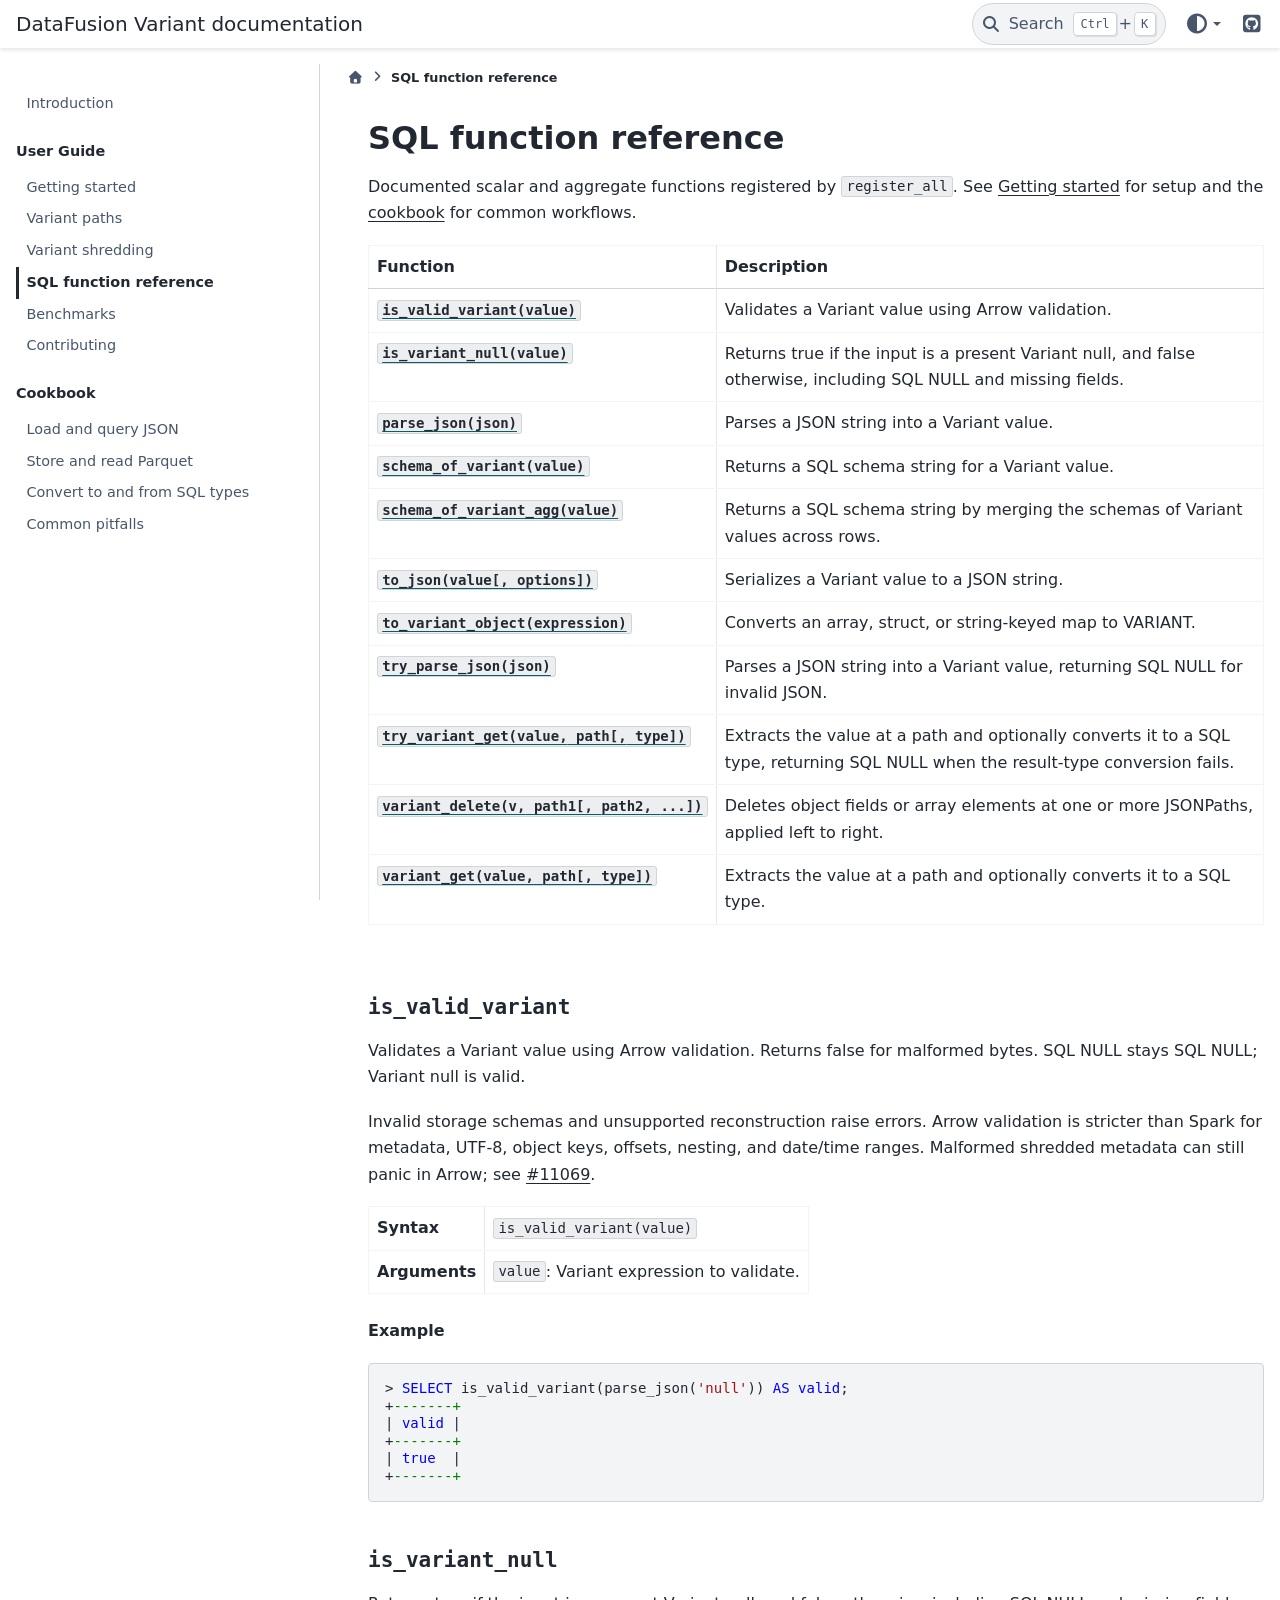
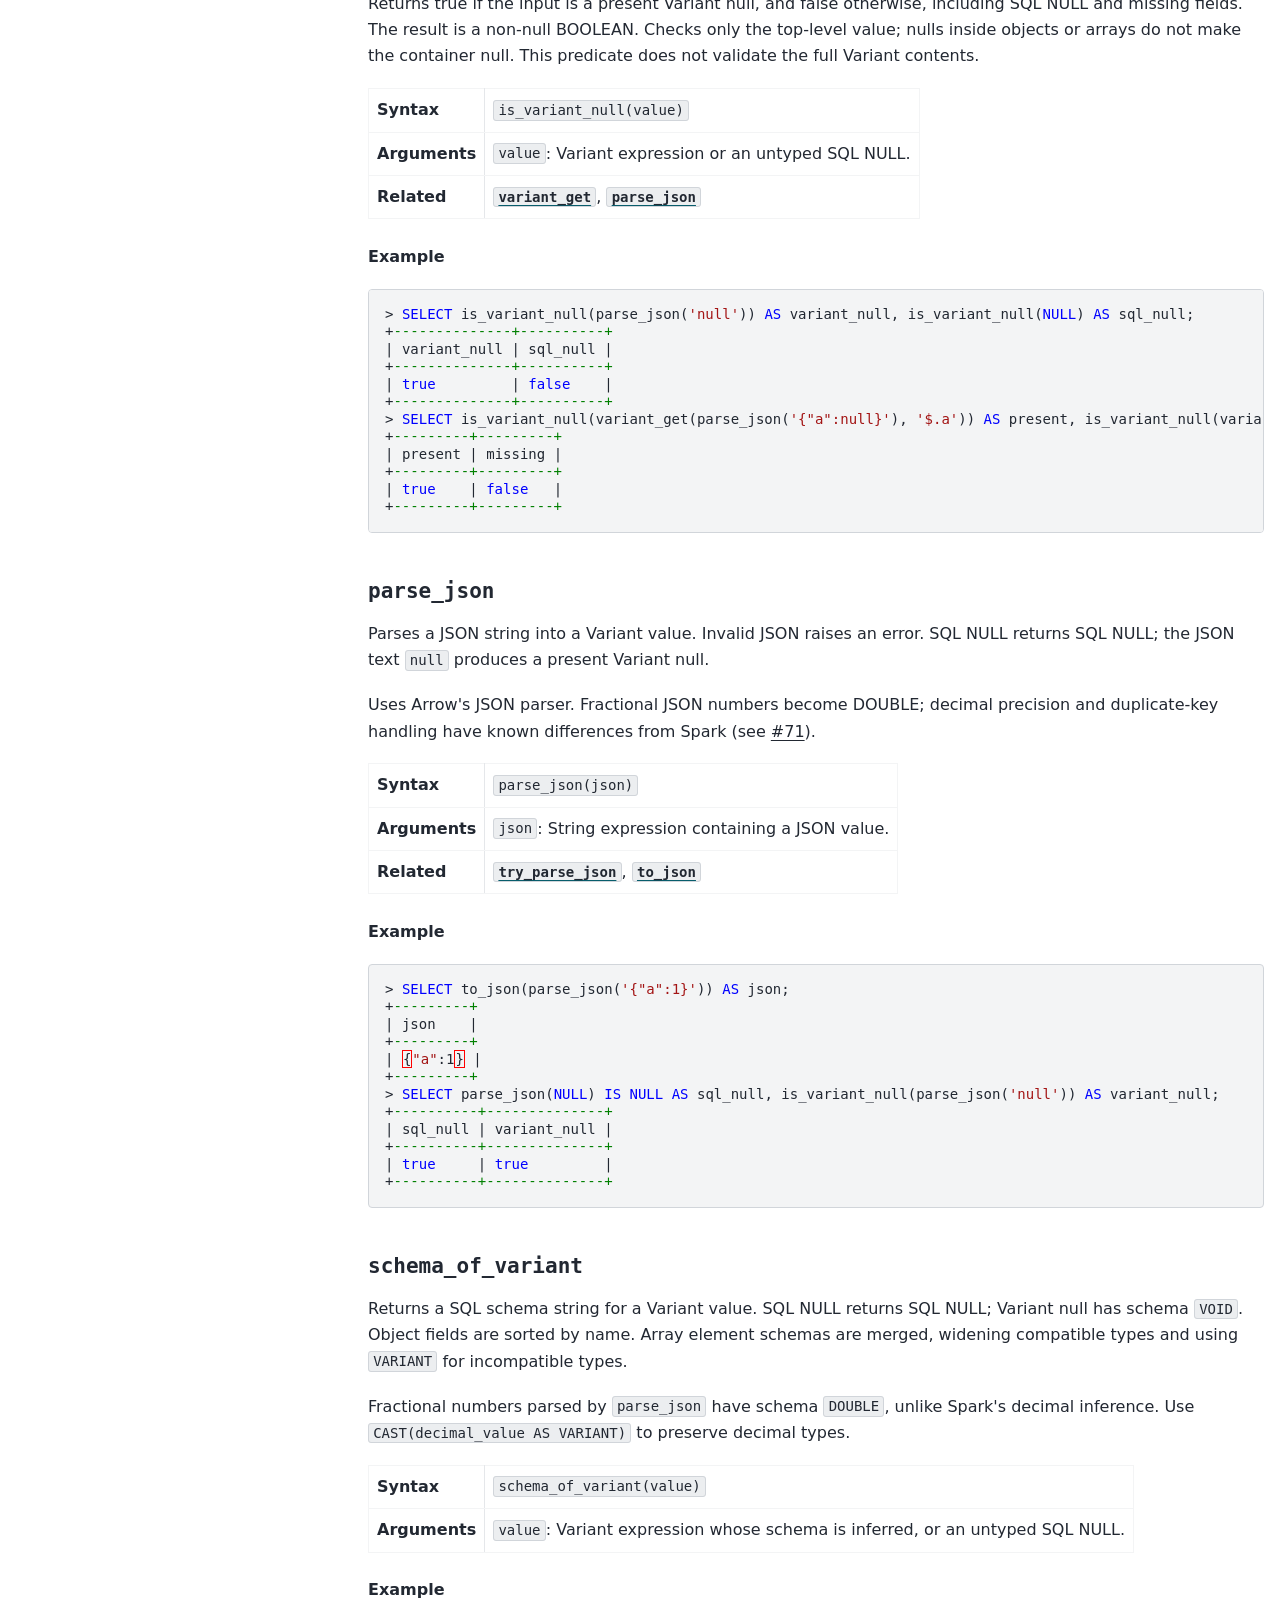
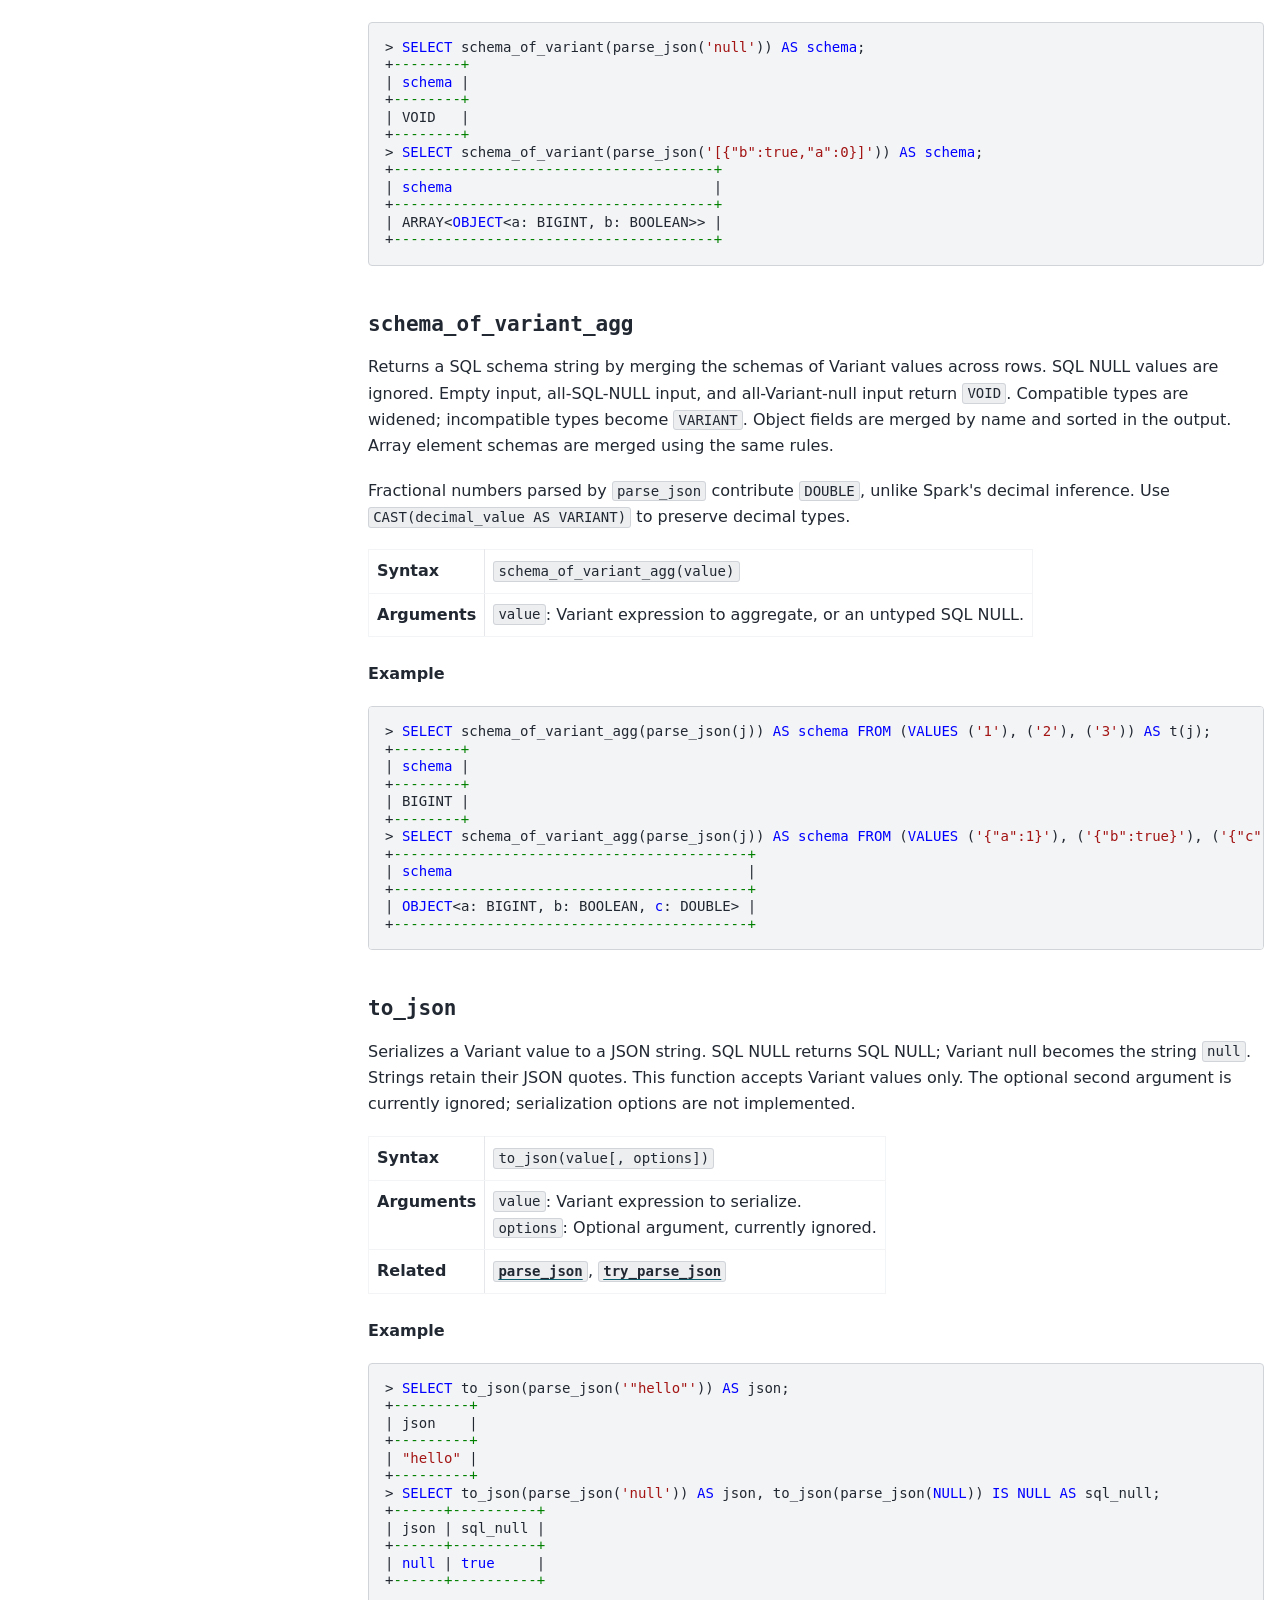
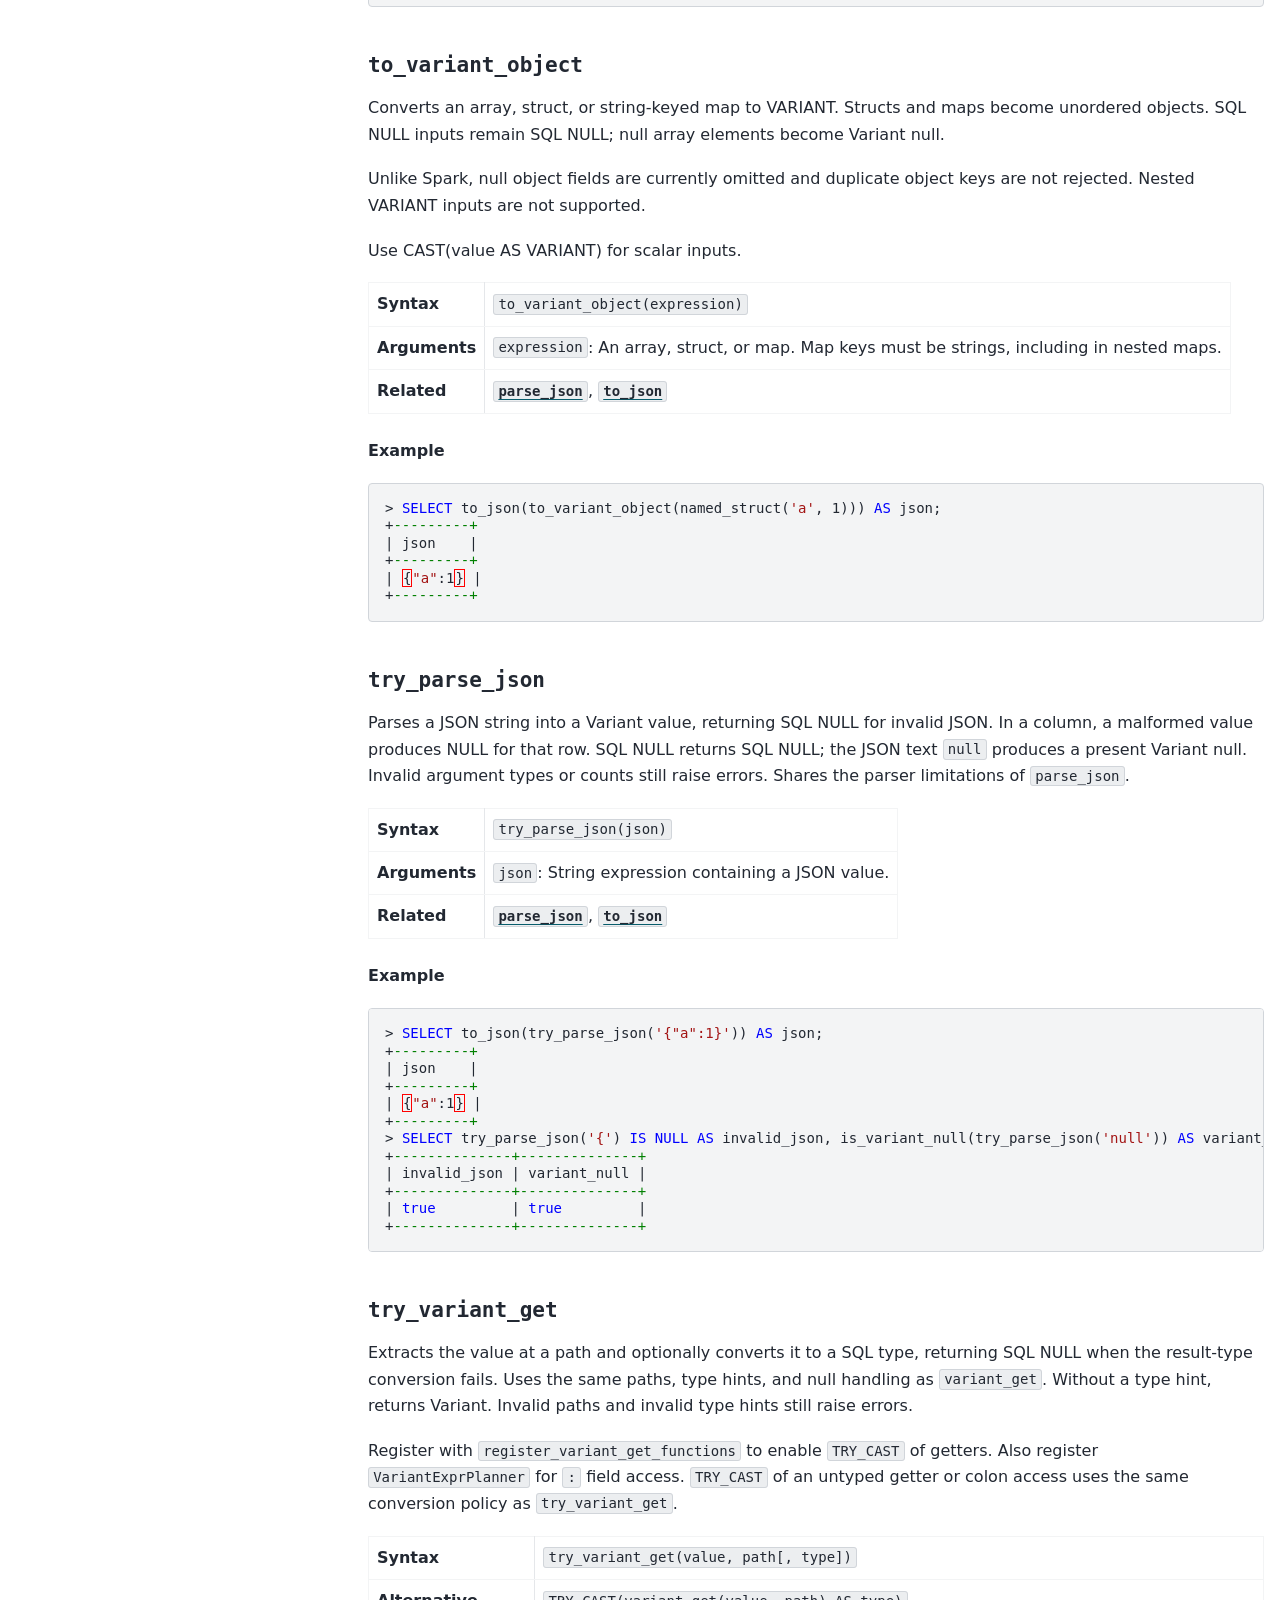
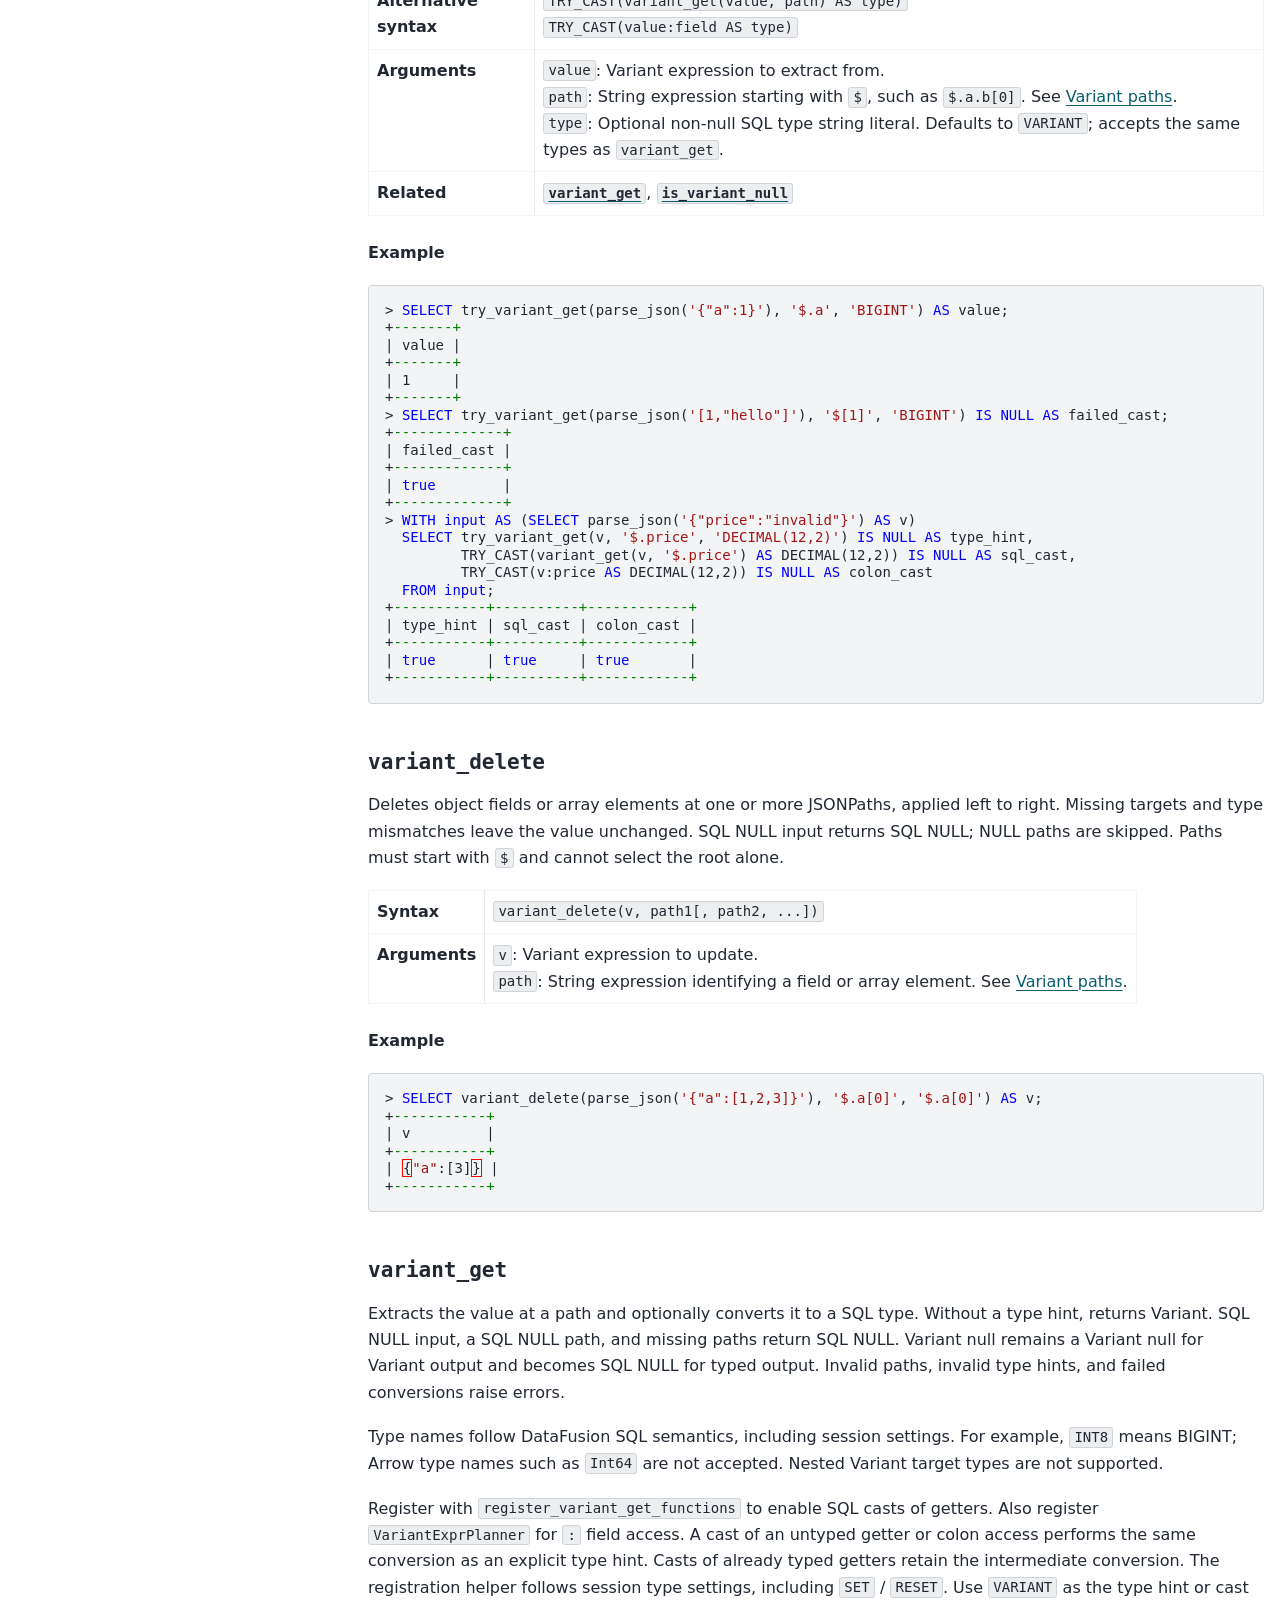
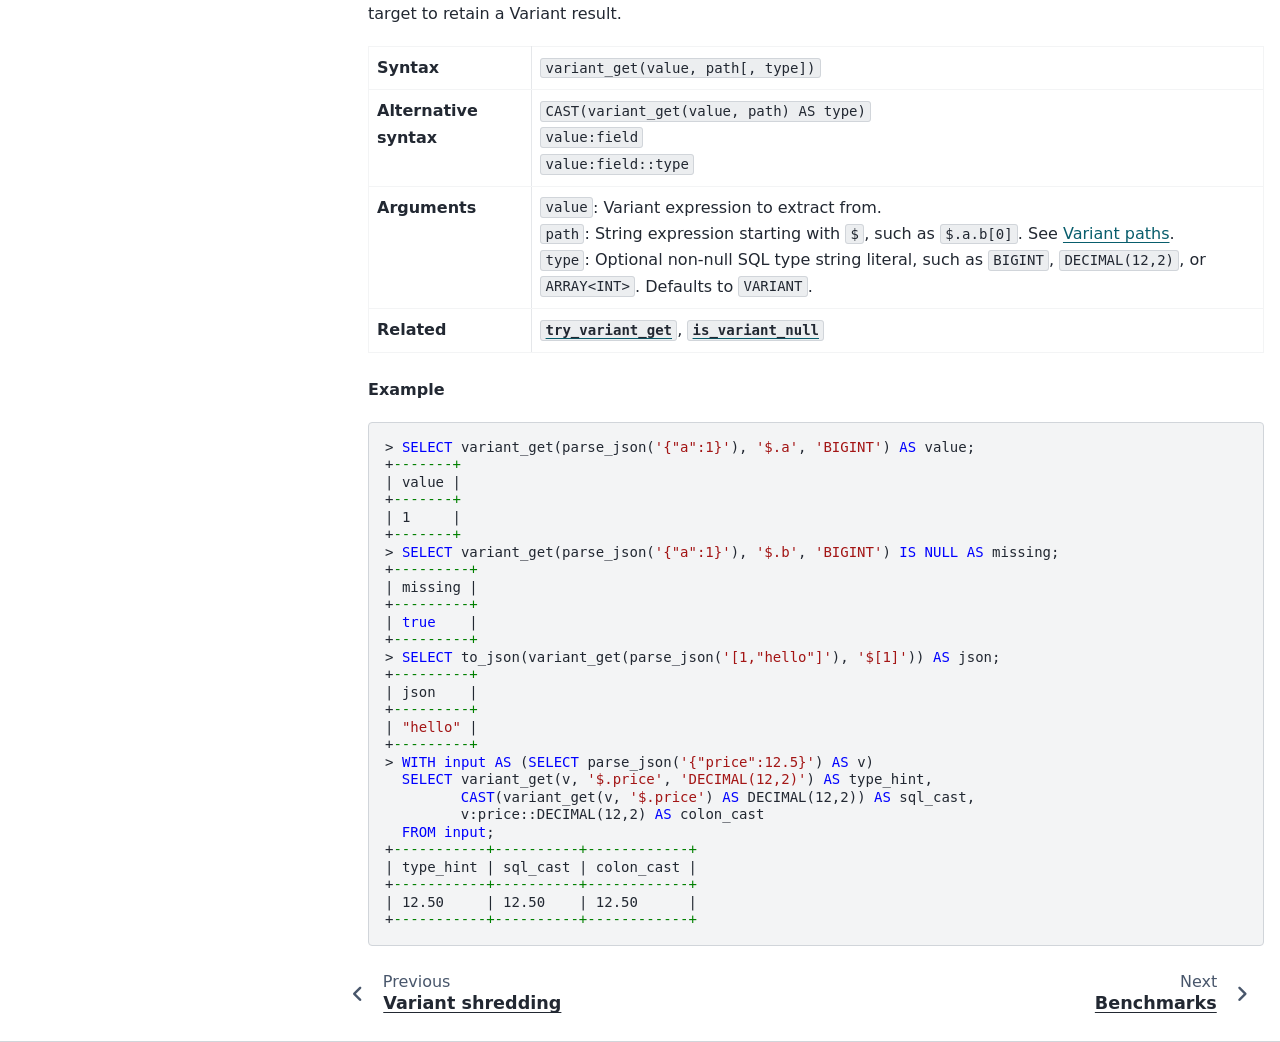
<file: sql-reference.html>
<!DOCTYPE html>


<html lang="en" data-content_root="./" >

  <head>
    <meta charset="utf-8" />
    <meta name="viewport" content="width=device-width, initial-scale=1.0" /><meta name="viewport" content="width=device-width, initial-scale=1" />

    <title>SQL function reference &#8212; DataFusion Variant  documentation</title>
  
  
  
  <script data-cfasync="false">
    document.documentElement.dataset.mode = localStorage.getItem("mode") || "";
    document.documentElement.dataset.theme = localStorage.getItem("theme") || "";
  </script>
  <!--
    this give us a css class that will be invisible only if js is disabled
  -->
  <noscript>
    <style>
      .pst-js-only { display: none !important; }

    </style>
  </noscript>
  
  <!-- Loaded before other Sphinx assets -->
  <link href="_static/styles/theme.css?digest=75c7c72ae941e8b558d8" rel="stylesheet" />
<link href="_static/styles/pydata-sphinx-theme.css?digest=75c7c72ae941e8b558d8" rel="stylesheet" />

    <link rel="stylesheet" type="text/css" href="_static/pygments.css?v=8f2a1f02" />
    <link rel="stylesheet" type="text/css" href="_static/theme_overrides.css?v=5ed1a2f5" />
  
  <!-- So that users can add custom icons -->
  <script defer src="_static/scripts/fontawesome.js?digest=75c7c72ae941e8b558d8"></script>
  <!-- Pre-loaded scripts that we'll load fully later -->
  <link rel="preload" as="script" href="_static/scripts/bootstrap.js?digest=75c7c72ae941e8b558d8" />
<link rel="preload" as="script" href="_static/scripts/pydata-sphinx-theme.js?digest=75c7c72ae941e8b558d8" />

    <script src="_static/documentation_options.js?v=5929fcd5"></script>
    <script src="_static/doctools.js?v=fd6eb6e6"></script>
    <script src="_static/sphinx_highlight.js?v=6ffebe34"></script>
    <script>DOCUMENTATION_OPTIONS.pagename = 'sql-reference';</script>
    <script>DOCUMENTATION_OPTIONS.search_as_you_type = false;</script>
    <link rel="index" title="Index" href="genindex.html" />
    <link rel="search" title="Search" href="search.html" />
    <link rel="next" title="Benchmarks" href="benchmarks.html" />
    <link rel="prev" title="Variant shredding" href="shredding.html" />
  <meta name="viewport" content="width=device-width, initial-scale=1"/>
  <meta name="color-scheme" content="light dark"/>
  <meta name="docsearch:language" content="en"/>
  <meta name="docsearch:version" content="" />
  
    
    <script src="_static/searchtools.js"></script>
    <script src="_static/language_data.js"></script>
    <script src="searchindex.js"></script>
  
  </head>
  <body data-default-mode="">
  
  
  <div id="pst-skip-link" class="skip-link d-print-none"><a href="#main-content">Skip to main content</a></div>

  
  <div id="pst-scroll-pixel-helper"></div>
  
  <button type="button" class="btn rounded-pill" id="pst-back-to-top">
    <i class="fa-solid fa-arrow-up"></i>Back to top</button>
  
  
  
  
  <dialog id="pst-search-dialog">
    
<form class="bd-search d-flex align-items-center"
      action="search.html"
      method="get">
  <i class="fa-solid fa-magnifying-glass"></i>
  <input type="search"
         class="form-control"
         name="q"
         placeholder="Search the docs ..."
         aria-label="Search the docs ..."
         autocomplete="off"
         autocorrect="off"
         autocapitalize="off"
         spellcheck="false"/>
  <span class="search-button__kbd-shortcut"><kbd class="kbd-shortcut__modifier">Ctrl</kbd>+<kbd>K</kbd></span>
</form>
  </dialog>

  <div class="pst-async-banner-revealer d-none">
  <aside id="bd-header-version-warning" class="d-none d-print-none" aria-label="Version warning"></aside>
</div>

  
    <header id="pst-header" class="bd-header navbar navbar-expand-lg bd-navbar d-print-none">
<div class="bd-header__inner bd-page-width">
  <button type="button" class="pst-navbar-icon sidebar-toggle primary-toggle" aria-label="Site navigation" aria-expanded="false" aria-controls="pst-primary-sidebar-modal">
    <span class="fa-solid fa-bars"></span>
  </button>
  
  
  <div class="col-lg-3 navbar-header-items__start">
    
      <div class="navbar-item">

  
    
  

<a class="navbar-brand logo" href="index.html">
  
  
  
  
  
  
    <p class="title logo__title">DataFusion Variant  documentation</p>
  
</a></div>
    
  </div>
  
  <div class="col-lg-9 navbar-header-items">
    
    
    <div class="navbar-header-items__end">
      
        <div class="navbar-item navbar-persistent--container">
          

<button type="button" class="btn search-button-field search-button__button pst-js-only" title="Search" aria-label="Search" data-bs-placement="bottom" data-bs-toggle="tooltip">
 <i class="fa-solid fa-magnifying-glass"></i>
 <span class="search-button__default-text">Search</span>
 <span class="search-button__kbd-shortcut"><kbd class="kbd-shortcut__modifier">Ctrl</kbd>+<kbd class="kbd-shortcut__modifier">K</kbd></span>
</button>
        </div>
      
      
        <div class="navbar-item">

<div class="theme-switch-container dropdown pst-js-only" data-bs-toggle="tooltip" data-bs-placement="bottom" title="Color mode">
  <button type="button" class="btn btn-sm nav-link pst-navbar-icon theme-switch-button dropdown-toggle" aria-label="Color mode" data-bs-toggle="dropdown">
    <i class="theme-switch fa-solid fa-sun fa-lg" data-mode="light" title="Light"></i>
    <i class="theme-switch fa-solid fa-moon fa-lg" data-mode="dark" title="Dark"></i>
    <i class="theme-switch fa-solid fa-circle-half-stroke fa-lg" data-mode="auto" title="System Settings"></i>
  </button>
  <ul class="dropdown-menu dropdown-menu-end">
    <li><button type="button" class="dropdown-item d-flex align-items-center theme-change-button" data-mode="auto"><i class="fa-solid fa-circle-half-stroke fa-lg me-1"></i>System Settings</button></li>
    <li><button type="button" class="dropdown-item d-flex align-items-center theme-change-button" data-mode="light"><i class="fa-solid fa-sun fa-lg me-1"></i>Light</button></li>
    <li><button type="button" class="dropdown-item d-flex align-items-center theme-change-button" data-mode="dark"><i class="fa-solid fa-moon fa-lg me-1"></i>Dark</button></li>
  </ul>
</div></div>
      
        <div class="navbar-item"><ul class="navbar-icon-links"
    aria-label="Icon Links">
        <li class="nav-item">
          
          
          
          
          
          
          
          
          <a href="https://github.com/datafusion-contrib/datafusion-variant" title="GitHub" class="nav-link pst-navbar-icon" rel="noopener" target="_blank" data-bs-toggle="tooltip" data-bs-placement="bottom"><i class="fa-brands fa-square-github fa-lg" aria-hidden="true"></i><span class="visually-hidden">GitHub</span></a>
        </li>
</ul></div>
      
    </div>
    
  </div>
  
  
    <div class="navbar-persistent--mobile">

<button type="button" class="btn search-button-field search-button__button pst-js-only" title="Search" aria-label="Search" data-bs-placement="bottom" data-bs-toggle="tooltip">
 <i class="fa-solid fa-magnifying-glass"></i>
 <span class="search-button__default-text">Search</span>
 <span class="search-button__kbd-shortcut"><kbd class="kbd-shortcut__modifier">Ctrl</kbd>+<kbd class="kbd-shortcut__modifier">K</kbd></span>
</button>
    </div>
  

  
</div>

    </header>
  

  <div class="bd-container">
    <div class="bd-container__inner bd-page-width">
      
      
      
      <dialog id="pst-primary-sidebar-modal" tabindex="-1"></dialog>
      <div id="pst-primary-sidebar" class="bd-sidebar-primary bd-sidebar">
        

  
  <div class="sidebar-header-items sidebar-primary__section">
    
    
    
    
      <div class="sidebar-header-items__end">
        
          <div class="navbar-item">

<div class="theme-switch-container dropdown pst-js-only" data-bs-toggle="tooltip" data-bs-placement="bottom" title="Color mode">
  <button type="button" class="btn btn-sm nav-link pst-navbar-icon theme-switch-button dropdown-toggle" aria-label="Color mode" data-bs-toggle="dropdown">
    <i class="theme-switch fa-solid fa-sun fa-lg" data-mode="light" title="Light"></i>
    <i class="theme-switch fa-solid fa-moon fa-lg" data-mode="dark" title="Dark"></i>
    <i class="theme-switch fa-solid fa-circle-half-stroke fa-lg" data-mode="auto" title="System Settings"></i>
  </button>
  <ul class="dropdown-menu dropdown-menu-end">
    <li><button type="button" class="dropdown-item d-flex align-items-center theme-change-button" data-mode="auto"><i class="fa-solid fa-circle-half-stroke fa-lg me-1"></i>System Settings</button></li>
    <li><button type="button" class="dropdown-item d-flex align-items-center theme-change-button" data-mode="light"><i class="fa-solid fa-sun fa-lg me-1"></i>Light</button></li>
    <li><button type="button" class="dropdown-item d-flex align-items-center theme-change-button" data-mode="dark"><i class="fa-solid fa-moon fa-lg me-1"></i>Dark</button></li>
  </ul>
</div></div>
        
          <div class="navbar-item"><ul class="navbar-icon-links"
    aria-label="Icon Links">
        <li class="nav-item">
          
          
          
          
          
          
          
          
          <a href="https://github.com/datafusion-contrib/datafusion-variant" title="GitHub" class="nav-link pst-navbar-icon" rel="noopener" target="_blank" data-bs-toggle="tooltip" data-bs-placement="bottom"><i class="fa-brands fa-square-github fa-lg" aria-hidden="true"></i><span class="visually-hidden">GitHub</span></a>
        </li>
</ul></div>
        
      </div>
    
  </div>
  
    <div class="sidebar-primary-items__start sidebar-primary__section">
        <div class="sidebar-primary-item"><nav class="bd-links" id="bd-docs-nav" aria-label="Main navigation">
  <div class="bd-toc-item active">
    <ul class="nav bd-sidenav">
<li class="toctree-l1"><a class="reference internal" href="index.html">Introduction</a></li>
</ul>
<p aria-level="2" class="caption" role="heading"><span class="caption-text">User Guide</span></p>
<ul class="current nav bd-sidenav">
<li class="toctree-l1"><a class="reference internal" href="getting-started.html">Getting started</a></li>
<li class="toctree-l1"><a class="reference internal" href="paths.html">Variant paths</a></li>
<li class="toctree-l1"><a class="reference internal" href="shredding.html">Variant shredding</a></li>
<li class="toctree-l1 current active"><a aria-current="page" class="current reference internal" href="#">SQL function reference</a></li>
<li class="toctree-l1"><a class="reference internal" href="benchmarks.html">Benchmarks</a></li>
<li class="toctree-l1"><a class="reference internal" href="contributing.html">Contributing</a></li>
</ul>
<p aria-level="2" class="caption" role="heading"><span class="caption-text">Cookbook</span></p>
<ul class="nav bd-sidenav">
<li class="toctree-l1"><a class="reference internal" href="cookbook/load-and-query-json.html">Load and query JSON</a></li>
<li class="toctree-l1"><a class="reference internal" href="cookbook/store-and-read-parquet.html">Store and read Parquet</a></li>
<li class="toctree-l1"><a class="reference internal" href="cookbook/convert-sql-types.html">Convert to and from SQL types</a></li>
<li class="toctree-l1"><a class="reference internal" href="cookbook/common-pitfalls.html">Common pitfalls</a></li>
</ul>

  </div>
</nav></div>
    </div>
  
  
  <div class="sidebar-primary-items__end sidebar-primary__section">
      <div class="sidebar-primary-item">
<div id="ethical-ad-placement"
      class="flat"
      data-ea-publisher="readthedocs"
      data-ea-type="readthedocs-sidebar"
      data-ea-manual="true">
</div></div>
  </div>


      </div>
      
      <main id="main-content" class="bd-main" role="main">
        
        
          <div class="bd-content">
            <div class="bd-article-container">
              
              <div class="bd-header-article d-print-none">
<div class="header-article-items header-article__inner">
  
    <div class="header-article-items__start">
      
        <div class="header-article-item">

<nav aria-label="Breadcrumb" class="d-print-none">
  <ul class="bd-breadcrumbs">
    
    <li class="breadcrumb-item breadcrumb-home">
      <a href="index.html" class="nav-link" aria-label="Home">
        <i class="fa-solid fa-house"></i>
      </a>
    </li>
    <li class="breadcrumb-item active" aria-current="page"><span class="ellipsis">SQL function reference</span></li>
  </ul>
</nav>
</div>
      
    </div>
  
  
</div>
</div>
              
              
              
                
<div id="searchbox"></div>
                <article class="bd-article">
                  
  <!-- Generated by cargo run --bin generate_function_docs. Do not edit directly. -->
<section id="sql-function-reference">
<h1>SQL function reference<a class="headerlink" href="#sql-function-reference" title="Link to this heading">#</a></h1>
<p>Documented scalar and aggregate functions registered by <code class="docutils literal notranslate"><span class="pre">register_all</span></code>.
See <a class="reference internal" href="getting-started.html"><span class="std std-doc">Getting started</span></a> for setup and the <a class="reference internal" href="cookbook/load-and-query-json.html"><span class="std std-doc">cookbook</span></a> for common workflows.</p>
<div class="pst-scrollable-table-container"><table class="table">
<thead>
<tr class="row-odd"><th class="head"><p>Function</p></th>
<th class="head"><p>Description</p></th>
</tr>
</thead>
<tbody>
<tr class="row-even"><td><p><a class="reference internal" href="#is-valid-variant"><code class="docutils literal notranslate"><span class="pre">is_valid_variant(value)</span></code></a></p></td>
<td><p>Validates a Variant value using Arrow validation.</p></td>
</tr>
<tr class="row-odd"><td><p><a class="reference internal" href="#is-variant-null"><code class="docutils literal notranslate"><span class="pre">is_variant_null(value)</span></code></a></p></td>
<td><p>Returns true if the input is a present Variant null, and false otherwise, including SQL NULL and missing fields.</p></td>
</tr>
<tr class="row-even"><td><p><a class="reference internal" href="#parse-json"><code class="docutils literal notranslate"><span class="pre">parse_json(json)</span></code></a></p></td>
<td><p>Parses a JSON string into a Variant value.</p></td>
</tr>
<tr class="row-odd"><td><p><a class="reference internal" href="#schema-of-variant"><code class="docutils literal notranslate"><span class="pre">schema_of_variant(value)</span></code></a></p></td>
<td><p>Returns a SQL schema string for a Variant value.</p></td>
</tr>
<tr class="row-even"><td><p><a class="reference internal" href="#schema-of-variant-agg"><code class="docutils literal notranslate"><span class="pre">schema_of_variant_agg(value)</span></code></a></p></td>
<td><p>Returns a SQL schema string by merging the schemas of Variant values across rows.</p></td>
</tr>
<tr class="row-odd"><td><p><a class="reference internal" href="#to-json"><code class="docutils literal notranslate"><span class="pre">to_json(value[,</span> <span class="pre">options])</span></code></a></p></td>
<td><p>Serializes a Variant value to a JSON string.</p></td>
</tr>
<tr class="row-even"><td><p><a class="reference internal" href="#to-variant-object"><code class="docutils literal notranslate"><span class="pre">to_variant_object(expression)</span></code></a></p></td>
<td><p>Converts an array, struct, or string-keyed map to VARIANT.</p></td>
</tr>
<tr class="row-odd"><td><p><a class="reference internal" href="#try-parse-json"><code class="docutils literal notranslate"><span class="pre">try_parse_json(json)</span></code></a></p></td>
<td><p>Parses a JSON string into a Variant value, returning SQL NULL for invalid JSON.</p></td>
</tr>
<tr class="row-even"><td><p><a class="reference internal" href="#try-variant-get"><code class="docutils literal notranslate"><span class="pre">try_variant_get(value,</span> <span class="pre">path[,</span> <span class="pre">type])</span></code></a></p></td>
<td><p>Extracts the value at a path and optionally converts it to a SQL type, returning SQL NULL when the result-type conversion fails.</p></td>
</tr>
<tr class="row-odd"><td><p><a class="reference internal" href="#variant-delete"><code class="docutils literal notranslate"><span class="pre">variant_delete(v,</span> <span class="pre">path1[,</span> <span class="pre">path2,</span> <span class="pre">...])</span></code></a></p></td>
<td><p>Deletes object fields or array elements at one or more JSONPaths, applied left to right.</p></td>
</tr>
<tr class="row-even"><td><p><a class="reference internal" href="#variant-get"><code class="docutils literal notranslate"><span class="pre">variant_get(value,</span> <span class="pre">path[,</span> <span class="pre">type])</span></code></a></p></td>
<td><p>Extracts the value at a path and optionally converts it to a SQL type.</p></td>
</tr>
</tbody>
</table>
</div>
<section id="is-valid-variant">
<h2><code class="docutils literal notranslate"><span class="pre">is_valid_variant</span></code><a class="headerlink" href="#is-valid-variant" title="Link to this heading">#</a></h2>
<p>Validates a Variant value using Arrow validation. Returns false for malformed bytes. SQL
NULL stays SQL NULL; Variant null is valid.</p>
<p>Invalid storage schemas and unsupported reconstruction raise errors. Arrow validation is
stricter than Spark for metadata, UTF-8, object keys, offsets, nesting, and date/time
ranges. Malformed shredded metadata can still panic in Arrow; see
<a class="reference external" href="https://github.com/apache/arrow-rs/issues/11069">#11069</a>.</p>
<div class="pst-scrollable-table-container"><table class="table">
<thead>
<tr class="row-odd"><th class="head"><p></p></th>
<th class="head"><p></p></th>
</tr>
</thead>
<tbody>
<tr class="row-even"><td><p><strong>Syntax</strong></p></td>
<td><p><code class="docutils literal notranslate"><span class="pre">is_valid_variant(value)</span></code></p></td>
</tr>
<tr class="row-odd"><td><p><strong>Arguments</strong></p></td>
<td><p><code class="docutils literal notranslate"><span class="pre">value</span></code>: Variant expression to validate.</p></td>
</tr>
</tbody>
</table>
</div>
<p><strong>Example</strong></p>
<div class="highlight-sql notranslate"><div class="highlight"><pre><span></span><span class="o">&gt;</span><span class="w"> </span><span class="k">SELECT</span><span class="w"> </span><span class="n">is_valid_variant</span><span class="p">(</span><span class="n">parse_json</span><span class="p">(</span><span class="s1">'null'</span><span class="p">))</span><span class="w"> </span><span class="k">AS</span><span class="w"> </span><span class="k">valid</span><span class="p">;</span>
<span class="o">+</span><span class="c1">-------+</span>
<span class="o">|</span><span class="w"> </span><span class="k">valid</span><span class="w"> </span><span class="o">|</span>
<span class="o">+</span><span class="c1">-------+</span>
<span class="o">|</span><span class="w"> </span><span class="k">true</span><span class="w">  </span><span class="o">|</span>
<span class="o">+</span><span class="c1">-------+</span>
</pre></div>
</div>
</section>
<section id="is-variant-null">
<h2><code class="docutils literal notranslate"><span class="pre">is_variant_null</span></code><a class="headerlink" href="#is-variant-null" title="Link to this heading">#</a></h2>
<p>Returns true if the input is a present Variant null, and false otherwise,
including SQL NULL and missing fields. The result is a non-null BOOLEAN.
Checks only the top-level value; nulls inside objects or arrays do not make the
container null. This predicate does not validate the full Variant contents.</p>
<div class="pst-scrollable-table-container"><table class="table">
<thead>
<tr class="row-odd"><th class="head"><p></p></th>
<th class="head"><p></p></th>
</tr>
</thead>
<tbody>
<tr class="row-even"><td><p><strong>Syntax</strong></p></td>
<td><p><code class="docutils literal notranslate"><span class="pre">is_variant_null(value)</span></code></p></td>
</tr>
<tr class="row-odd"><td><p><strong>Arguments</strong></p></td>
<td><p><code class="docutils literal notranslate"><span class="pre">value</span></code>: Variant expression or an untyped SQL NULL.</p></td>
</tr>
<tr class="row-even"><td><p><strong>Related</strong></p></td>
<td><p><a class="reference internal" href="#variant-get"><code class="docutils literal notranslate"><span class="pre">variant_get</span></code></a>, <a class="reference internal" href="#parse-json"><code class="docutils literal notranslate"><span class="pre">parse_json</span></code></a></p></td>
</tr>
</tbody>
</table>
</div>
<p><strong>Example</strong></p>
<div class="highlight-sql notranslate"><div class="highlight"><pre><span></span><span class="o">&gt;</span><span class="w"> </span><span class="k">SELECT</span><span class="w"> </span><span class="n">is_variant_null</span><span class="p">(</span><span class="n">parse_json</span><span class="p">(</span><span class="s1">'null'</span><span class="p">))</span><span class="w"> </span><span class="k">AS</span><span class="w"> </span><span class="n">variant_null</span><span class="p">,</span><span class="w"> </span><span class="n">is_variant_null</span><span class="p">(</span><span class="k">NULL</span><span class="p">)</span><span class="w"> </span><span class="k">AS</span><span class="w"> </span><span class="n">sql_null</span><span class="p">;</span>
<span class="o">+</span><span class="c1">--------------+----------+</span>
<span class="o">|</span><span class="w"> </span><span class="n">variant_null</span><span class="w"> </span><span class="o">|</span><span class="w"> </span><span class="n">sql_null</span><span class="w"> </span><span class="o">|</span>
<span class="o">+</span><span class="c1">--------------+----------+</span>
<span class="o">|</span><span class="w"> </span><span class="k">true</span><span class="w">         </span><span class="o">|</span><span class="w"> </span><span class="k">false</span><span class="w">    </span><span class="o">|</span>
<span class="o">+</span><span class="c1">--------------+----------+</span>
<span class="o">&gt;</span><span class="w"> </span><span class="k">SELECT</span><span class="w"> </span><span class="n">is_variant_null</span><span class="p">(</span><span class="n">variant_get</span><span class="p">(</span><span class="n">parse_json</span><span class="p">(</span><span class="s1">'{"a":null}'</span><span class="p">),</span><span class="w"> </span><span class="s1">'$.a'</span><span class="p">))</span><span class="w"> </span><span class="k">AS</span><span class="w"> </span><span class="n">present</span><span class="p">,</span><span class="w"> </span><span class="n">is_variant_null</span><span class="p">(</span><span class="n">variant_get</span><span class="p">(</span><span class="n">parse_json</span><span class="p">(</span><span class="s1">'{"a":null}'</span><span class="p">),</span><span class="w"> </span><span class="s1">'$.b'</span><span class="p">))</span><span class="w"> </span><span class="k">AS</span><span class="w"> </span><span class="n">missing</span><span class="p">;</span>
<span class="o">+</span><span class="c1">---------+---------+</span>
<span class="o">|</span><span class="w"> </span><span class="n">present</span><span class="w"> </span><span class="o">|</span><span class="w"> </span><span class="n">missing</span><span class="w"> </span><span class="o">|</span>
<span class="o">+</span><span class="c1">---------+---------+</span>
<span class="o">|</span><span class="w"> </span><span class="k">true</span><span class="w">    </span><span class="o">|</span><span class="w"> </span><span class="k">false</span><span class="w">   </span><span class="o">|</span>
<span class="o">+</span><span class="c1">---------+---------+</span>
</pre></div>
</div>
</section>
<section id="parse-json">
<h2><code class="docutils literal notranslate"><span class="pre">parse_json</span></code><a class="headerlink" href="#parse-json" title="Link to this heading">#</a></h2>
<p>Parses a JSON string into a Variant value. Invalid JSON raises an error.
SQL NULL returns SQL NULL; the JSON text <code class="docutils literal notranslate"><span class="pre">null</span></code> produces a present Variant null.</p>
<p>Uses Arrow's JSON parser. Fractional JSON numbers become DOUBLE; decimal precision
and duplicate-key handling have known differences from Spark (see <a class="reference external" href="https://github.com/datafusion-contrib/datafusion-variant/issues/71">#71</a>).</p>
<div class="pst-scrollable-table-container"><table class="table">
<thead>
<tr class="row-odd"><th class="head"><p></p></th>
<th class="head"><p></p></th>
</tr>
</thead>
<tbody>
<tr class="row-even"><td><p><strong>Syntax</strong></p></td>
<td><p><code class="docutils literal notranslate"><span class="pre">parse_json(json)</span></code></p></td>
</tr>
<tr class="row-odd"><td><p><strong>Arguments</strong></p></td>
<td><p><code class="docutils literal notranslate"><span class="pre">json</span></code>: String expression containing a JSON value.</p></td>
</tr>
<tr class="row-even"><td><p><strong>Related</strong></p></td>
<td><p><a class="reference internal" href="#try-parse-json"><code class="docutils literal notranslate"><span class="pre">try_parse_json</span></code></a>, <a class="reference internal" href="#to-json"><code class="docutils literal notranslate"><span class="pre">to_json</span></code></a></p></td>
</tr>
</tbody>
</table>
</div>
<p><strong>Example</strong></p>
<div class="highlight-sql notranslate"><div class="highlight"><pre><span></span><span class="o">&gt;</span><span class="w"> </span><span class="k">SELECT</span><span class="w"> </span><span class="n">to_json</span><span class="p">(</span><span class="n">parse_json</span><span class="p">(</span><span class="s1">'{"a":1}'</span><span class="p">))</span><span class="w"> </span><span class="k">AS</span><span class="w"> </span><span class="n">json</span><span class="p">;</span>
<span class="o">+</span><span class="c1">---------+</span>
<span class="o">|</span><span class="w"> </span><span class="n">json</span><span class="w">    </span><span class="o">|</span>
<span class="o">+</span><span class="c1">---------+</span>
<span class="o">|</span><span class="w"> </span><span class="err">{</span><span class="ss">"a"</span><span class="p">:</span><span class="mi">1</span><span class="err">}</span><span class="w"> </span><span class="o">|</span>
<span class="o">+</span><span class="c1">---------+</span>
<span class="o">&gt;</span><span class="w"> </span><span class="k">SELECT</span><span class="w"> </span><span class="n">parse_json</span><span class="p">(</span><span class="k">NULL</span><span class="p">)</span><span class="w"> </span><span class="k">IS</span><span class="w"> </span><span class="k">NULL</span><span class="w"> </span><span class="k">AS</span><span class="w"> </span><span class="n">sql_null</span><span class="p">,</span><span class="w"> </span><span class="n">is_variant_null</span><span class="p">(</span><span class="n">parse_json</span><span class="p">(</span><span class="s1">'null'</span><span class="p">))</span><span class="w"> </span><span class="k">AS</span><span class="w"> </span><span class="n">variant_null</span><span class="p">;</span>
<span class="o">+</span><span class="c1">----------+--------------+</span>
<span class="o">|</span><span class="w"> </span><span class="n">sql_null</span><span class="w"> </span><span class="o">|</span><span class="w"> </span><span class="n">variant_null</span><span class="w"> </span><span class="o">|</span>
<span class="o">+</span><span class="c1">----------+--------------+</span>
<span class="o">|</span><span class="w"> </span><span class="k">true</span><span class="w">     </span><span class="o">|</span><span class="w"> </span><span class="k">true</span><span class="w">         </span><span class="o">|</span>
<span class="o">+</span><span class="c1">----------+--------------+</span>
</pre></div>
</div>
</section>
<section id="schema-of-variant">
<h2><code class="docutils literal notranslate"><span class="pre">schema_of_variant</span></code><a class="headerlink" href="#schema-of-variant" title="Link to this heading">#</a></h2>
<p>Returns a SQL schema string for a Variant value. SQL NULL returns SQL NULL;
Variant null has schema <code class="docutils literal notranslate"><span class="pre">VOID</span></code>. Object fields are sorted by name. Array element
schemas are merged, widening compatible types and using <code class="docutils literal notranslate"><span class="pre">VARIANT</span></code> for incompatible types.</p>
<p>Fractional numbers parsed by <code class="docutils literal notranslate"><span class="pre">parse_json</span></code> have schema <code class="docutils literal notranslate"><span class="pre">DOUBLE</span></code>, unlike Spark's
decimal inference. Use <code class="docutils literal notranslate"><span class="pre">CAST(decimal_value</span> <span class="pre">AS</span> <span class="pre">VARIANT)</span></code> to preserve decimal types.</p>
<div class="pst-scrollable-table-container"><table class="table">
<thead>
<tr class="row-odd"><th class="head"><p></p></th>
<th class="head"><p></p></th>
</tr>
</thead>
<tbody>
<tr class="row-even"><td><p><strong>Syntax</strong></p></td>
<td><p><code class="docutils literal notranslate"><span class="pre">schema_of_variant(value)</span></code></p></td>
</tr>
<tr class="row-odd"><td><p><strong>Arguments</strong></p></td>
<td><p><code class="docutils literal notranslate"><span class="pre">value</span></code>: Variant expression whose schema is inferred, or an untyped SQL NULL.</p></td>
</tr>
</tbody>
</table>
</div>
<p><strong>Example</strong></p>
<div class="highlight-sql notranslate"><div class="highlight"><pre><span></span><span class="o">&gt;</span><span class="w"> </span><span class="k">SELECT</span><span class="w"> </span><span class="n">schema_of_variant</span><span class="p">(</span><span class="n">parse_json</span><span class="p">(</span><span class="s1">'null'</span><span class="p">))</span><span class="w"> </span><span class="k">AS</span><span class="w"> </span><span class="k">schema</span><span class="p">;</span>
<span class="o">+</span><span class="c1">--------+</span>
<span class="o">|</span><span class="w"> </span><span class="k">schema</span><span class="w"> </span><span class="o">|</span>
<span class="o">+</span><span class="c1">--------+</span>
<span class="o">|</span><span class="w"> </span><span class="n">VOID</span><span class="w">   </span><span class="o">|</span>
<span class="o">+</span><span class="c1">--------+</span>
<span class="o">&gt;</span><span class="w"> </span><span class="k">SELECT</span><span class="w"> </span><span class="n">schema_of_variant</span><span class="p">(</span><span class="n">parse_json</span><span class="p">(</span><span class="s1">'[{"b":true,"a":0}]'</span><span class="p">))</span><span class="w"> </span><span class="k">AS</span><span class="w"> </span><span class="k">schema</span><span class="p">;</span>
<span class="o">+</span><span class="c1">--------------------------------------+</span>
<span class="o">|</span><span class="w"> </span><span class="k">schema</span><span class="w">                               </span><span class="o">|</span>
<span class="o">+</span><span class="c1">--------------------------------------+</span>
<span class="o">|</span><span class="w"> </span><span class="nb">ARRAY</span><span class="o">&lt;</span><span class="k">OBJECT</span><span class="o">&lt;</span><span class="n">a</span><span class="p">:</span><span class="w"> </span><span class="nb">BIGINT</span><span class="p">,</span><span class="w"> </span><span class="n">b</span><span class="p">:</span><span class="w"> </span><span class="nb">BOOLEAN</span><span class="o">&gt;&gt;</span><span class="w"> </span><span class="o">|</span>
<span class="o">+</span><span class="c1">--------------------------------------+</span>
</pre></div>
</div>
</section>
<section id="schema-of-variant-agg">
<h2><code class="docutils literal notranslate"><span class="pre">schema_of_variant_agg</span></code><a class="headerlink" href="#schema-of-variant-agg" title="Link to this heading">#</a></h2>
<p>Returns a SQL schema string by merging the schemas of Variant values across rows.
SQL NULL values are ignored. Empty input, all-SQL-NULL input, and all-Variant-null
input return <code class="docutils literal notranslate"><span class="pre">VOID</span></code>. Compatible types are widened; incompatible types become <code class="docutils literal notranslate"><span class="pre">VARIANT</span></code>.
Object fields are merged by name and sorted in the output. Array element schemas
are merged using the same rules.</p>
<p>Fractional numbers parsed by <code class="docutils literal notranslate"><span class="pre">parse_json</span></code> contribute <code class="docutils literal notranslate"><span class="pre">DOUBLE</span></code>, unlike Spark's
decimal inference. Use <code class="docutils literal notranslate"><span class="pre">CAST(decimal_value</span> <span class="pre">AS</span> <span class="pre">VARIANT)</span></code> to preserve decimal types.</p>
<div class="pst-scrollable-table-container"><table class="table">
<thead>
<tr class="row-odd"><th class="head"><p></p></th>
<th class="head"><p></p></th>
</tr>
</thead>
<tbody>
<tr class="row-even"><td><p><strong>Syntax</strong></p></td>
<td><p><code class="docutils literal notranslate"><span class="pre">schema_of_variant_agg(value)</span></code></p></td>
</tr>
<tr class="row-odd"><td><p><strong>Arguments</strong></p></td>
<td><p><code class="docutils literal notranslate"><span class="pre">value</span></code>: Variant expression to aggregate, or an untyped SQL NULL.</p></td>
</tr>
</tbody>
</table>
</div>
<p><strong>Example</strong></p>
<div class="highlight-sql notranslate"><div class="highlight"><pre><span></span><span class="o">&gt;</span><span class="w"> </span><span class="k">SELECT</span><span class="w"> </span><span class="n">schema_of_variant_agg</span><span class="p">(</span><span class="n">parse_json</span><span class="p">(</span><span class="n">j</span><span class="p">))</span><span class="w"> </span><span class="k">AS</span><span class="w"> </span><span class="k">schema</span><span class="w"> </span><span class="k">FROM</span><span class="w"> </span><span class="p">(</span><span class="k">VALUES</span><span class="w"> </span><span class="p">(</span><span class="s1">'1'</span><span class="p">),</span><span class="w"> </span><span class="p">(</span><span class="s1">'2'</span><span class="p">),</span><span class="w"> </span><span class="p">(</span><span class="s1">'3'</span><span class="p">))</span><span class="w"> </span><span class="k">AS</span><span class="w"> </span><span class="n">t</span><span class="p">(</span><span class="n">j</span><span class="p">);</span>
<span class="o">+</span><span class="c1">--------+</span>
<span class="o">|</span><span class="w"> </span><span class="k">schema</span><span class="w"> </span><span class="o">|</span>
<span class="o">+</span><span class="c1">--------+</span>
<span class="o">|</span><span class="w"> </span><span class="nb">BIGINT</span><span class="w"> </span><span class="o">|</span>
<span class="o">+</span><span class="c1">--------+</span>
<span class="o">&gt;</span><span class="w"> </span><span class="k">SELECT</span><span class="w"> </span><span class="n">schema_of_variant_agg</span><span class="p">(</span><span class="n">parse_json</span><span class="p">(</span><span class="n">j</span><span class="p">))</span><span class="w"> </span><span class="k">AS</span><span class="w"> </span><span class="k">schema</span><span class="w"> </span><span class="k">FROM</span><span class="w"> </span><span class="p">(</span><span class="k">VALUES</span><span class="w"> </span><span class="p">(</span><span class="s1">'{"a":1}'</span><span class="p">),</span><span class="w"> </span><span class="p">(</span><span class="s1">'{"b":true}'</span><span class="p">),</span><span class="w"> </span><span class="p">(</span><span class="s1">'{"c":1.23}'</span><span class="p">))</span><span class="w"> </span><span class="k">AS</span><span class="w"> </span><span class="n">t</span><span class="p">(</span><span class="n">j</span><span class="p">);</span>
<span class="o">+</span><span class="c1">------------------------------------------+</span>
<span class="o">|</span><span class="w"> </span><span class="k">schema</span><span class="w">                                   </span><span class="o">|</span>
<span class="o">+</span><span class="c1">------------------------------------------+</span>
<span class="o">|</span><span class="w"> </span><span class="k">OBJECT</span><span class="o">&lt;</span><span class="n">a</span><span class="p">:</span><span class="w"> </span><span class="nb">BIGINT</span><span class="p">,</span><span class="w"> </span><span class="n">b</span><span class="p">:</span><span class="w"> </span><span class="nb">BOOLEAN</span><span class="p">,</span><span class="w"> </span><span class="k">c</span><span class="p">:</span><span class="w"> </span><span class="n">DOUBLE</span><span class="o">&gt;</span><span class="w"> </span><span class="o">|</span>
<span class="o">+</span><span class="c1">------------------------------------------+</span>
</pre></div>
</div>
</section>
<section id="to-json">
<h2><code class="docutils literal notranslate"><span class="pre">to_json</span></code><a class="headerlink" href="#to-json" title="Link to this heading">#</a></h2>
<p>Serializes a Variant value to a JSON string. SQL NULL returns SQL NULL;
Variant null becomes the string <code class="docutils literal notranslate"><span class="pre">null</span></code>. Strings retain their JSON quotes.
This function accepts Variant values only. The optional second argument is currently
ignored; serialization options are not implemented.</p>
<div class="pst-scrollable-table-container"><table class="table">
<thead>
<tr class="row-odd"><th class="head"><p></p></th>
<th class="head"><p></p></th>
</tr>
</thead>
<tbody>
<tr class="row-even"><td><p><strong>Syntax</strong></p></td>
<td><p><code class="docutils literal notranslate"><span class="pre">to_json(value[,</span> <span class="pre">options])</span></code></p></td>
</tr>
<tr class="row-odd"><td><p><strong>Arguments</strong></p></td>
<td><p><code class="docutils literal notranslate"><span class="pre">value</span></code>: Variant expression to serialize.<br><code class="docutils literal notranslate"><span class="pre">options</span></code>: Optional argument, currently ignored.</p></td>
</tr>
<tr class="row-even"><td><p><strong>Related</strong></p></td>
<td><p><a class="reference internal" href="#parse-json"><code class="docutils literal notranslate"><span class="pre">parse_json</span></code></a>, <a class="reference internal" href="#try-parse-json"><code class="docutils literal notranslate"><span class="pre">try_parse_json</span></code></a></p></td>
</tr>
</tbody>
</table>
</div>
<p><strong>Example</strong></p>
<div class="highlight-sql notranslate"><div class="highlight"><pre><span></span><span class="o">&gt;</span><span class="w"> </span><span class="k">SELECT</span><span class="w"> </span><span class="n">to_json</span><span class="p">(</span><span class="n">parse_json</span><span class="p">(</span><span class="s1">'"hello"'</span><span class="p">))</span><span class="w"> </span><span class="k">AS</span><span class="w"> </span><span class="n">json</span><span class="p">;</span>
<span class="o">+</span><span class="c1">---------+</span>
<span class="o">|</span><span class="w"> </span><span class="n">json</span><span class="w">    </span><span class="o">|</span>
<span class="o">+</span><span class="c1">---------+</span>
<span class="o">|</span><span class="w"> </span><span class="ss">"hello"</span><span class="w"> </span><span class="o">|</span>
<span class="o">+</span><span class="c1">---------+</span>
<span class="o">&gt;</span><span class="w"> </span><span class="k">SELECT</span><span class="w"> </span><span class="n">to_json</span><span class="p">(</span><span class="n">parse_json</span><span class="p">(</span><span class="s1">'null'</span><span class="p">))</span><span class="w"> </span><span class="k">AS</span><span class="w"> </span><span class="n">json</span><span class="p">,</span><span class="w"> </span><span class="n">to_json</span><span class="p">(</span><span class="n">parse_json</span><span class="p">(</span><span class="k">NULL</span><span class="p">))</span><span class="w"> </span><span class="k">IS</span><span class="w"> </span><span class="k">NULL</span><span class="w"> </span><span class="k">AS</span><span class="w"> </span><span class="n">sql_null</span><span class="p">;</span>
<span class="o">+</span><span class="c1">------+----------+</span>
<span class="o">|</span><span class="w"> </span><span class="n">json</span><span class="w"> </span><span class="o">|</span><span class="w"> </span><span class="n">sql_null</span><span class="w"> </span><span class="o">|</span>
<span class="o">+</span><span class="c1">------+----------+</span>
<span class="o">|</span><span class="w"> </span><span class="k">null</span><span class="w"> </span><span class="o">|</span><span class="w"> </span><span class="k">true</span><span class="w">     </span><span class="o">|</span>
<span class="o">+</span><span class="c1">------+----------+</span>
</pre></div>
</div>
</section>
<section id="to-variant-object">
<h2><code class="docutils literal notranslate"><span class="pre">to_variant_object</span></code><a class="headerlink" href="#to-variant-object" title="Link to this heading">#</a></h2>
<p>Converts an array, struct, or string-keyed map to VARIANT. Structs and maps become unordered objects. SQL NULL inputs remain SQL NULL; null array elements become Variant null.</p>
<p>Unlike Spark, null object fields are currently omitted and duplicate object keys are not rejected. Nested VARIANT inputs are not supported.</p>
<p>Use CAST(value AS VARIANT) for scalar inputs.</p>
<div class="pst-scrollable-table-container"><table class="table">
<thead>
<tr class="row-odd"><th class="head"><p></p></th>
<th class="head"><p></p></th>
</tr>
</thead>
<tbody>
<tr class="row-even"><td><p><strong>Syntax</strong></p></td>
<td><p><code class="docutils literal notranslate"><span class="pre">to_variant_object(expression)</span></code></p></td>
</tr>
<tr class="row-odd"><td><p><strong>Arguments</strong></p></td>
<td><p><code class="docutils literal notranslate"><span class="pre">expression</span></code>: An array, struct, or map. Map keys must be strings, including in nested maps.</p></td>
</tr>
<tr class="row-even"><td><p><strong>Related</strong></p></td>
<td><p><a class="reference internal" href="#parse-json"><code class="docutils literal notranslate"><span class="pre">parse_json</span></code></a>, <a class="reference internal" href="#to-json"><code class="docutils literal notranslate"><span class="pre">to_json</span></code></a></p></td>
</tr>
</tbody>
</table>
</div>
<p><strong>Example</strong></p>
<div class="highlight-sql notranslate"><div class="highlight"><pre><span></span><span class="o">&gt;</span><span class="w"> </span><span class="k">SELECT</span><span class="w"> </span><span class="n">to_json</span><span class="p">(</span><span class="n">to_variant_object</span><span class="p">(</span><span class="n">named_struct</span><span class="p">(</span><span class="s1">'a'</span><span class="p">,</span><span class="w"> </span><span class="mi">1</span><span class="p">)))</span><span class="w"> </span><span class="k">AS</span><span class="w"> </span><span class="n">json</span><span class="p">;</span>
<span class="o">+</span><span class="c1">---------+</span>
<span class="o">|</span><span class="w"> </span><span class="n">json</span><span class="w">    </span><span class="o">|</span>
<span class="o">+</span><span class="c1">---------+</span>
<span class="o">|</span><span class="w"> </span><span class="err">{</span><span class="ss">"a"</span><span class="p">:</span><span class="mi">1</span><span class="err">}</span><span class="w"> </span><span class="o">|</span>
<span class="o">+</span><span class="c1">---------+</span>
</pre></div>
</div>
</section>
<section id="try-parse-json">
<h2><code class="docutils literal notranslate"><span class="pre">try_parse_json</span></code><a class="headerlink" href="#try-parse-json" title="Link to this heading">#</a></h2>
<p>Parses a JSON string into a Variant value, returning SQL NULL for invalid JSON.
In a column, a malformed value produces NULL for that row. SQL NULL returns SQL NULL;
the JSON text <code class="docutils literal notranslate"><span class="pre">null</span></code> produces a present Variant null. Invalid argument types or counts
still raise errors. Shares the parser limitations of <code class="docutils literal notranslate"><span class="pre">parse_json</span></code>.</p>
<div class="pst-scrollable-table-container"><table class="table">
<thead>
<tr class="row-odd"><th class="head"><p></p></th>
<th class="head"><p></p></th>
</tr>
</thead>
<tbody>
<tr class="row-even"><td><p><strong>Syntax</strong></p></td>
<td><p><code class="docutils literal notranslate"><span class="pre">try_parse_json(json)</span></code></p></td>
</tr>
<tr class="row-odd"><td><p><strong>Arguments</strong></p></td>
<td><p><code class="docutils literal notranslate"><span class="pre">json</span></code>: String expression containing a JSON value.</p></td>
</tr>
<tr class="row-even"><td><p><strong>Related</strong></p></td>
<td><p><a class="reference internal" href="#parse-json"><code class="docutils literal notranslate"><span class="pre">parse_json</span></code></a>, <a class="reference internal" href="#to-json"><code class="docutils literal notranslate"><span class="pre">to_json</span></code></a></p></td>
</tr>
</tbody>
</table>
</div>
<p><strong>Example</strong></p>
<div class="highlight-sql notranslate"><div class="highlight"><pre><span></span><span class="o">&gt;</span><span class="w"> </span><span class="k">SELECT</span><span class="w"> </span><span class="n">to_json</span><span class="p">(</span><span class="n">try_parse_json</span><span class="p">(</span><span class="s1">'{"a":1}'</span><span class="p">))</span><span class="w"> </span><span class="k">AS</span><span class="w"> </span><span class="n">json</span><span class="p">;</span>
<span class="o">+</span><span class="c1">---------+</span>
<span class="o">|</span><span class="w"> </span><span class="n">json</span><span class="w">    </span><span class="o">|</span>
<span class="o">+</span><span class="c1">---------+</span>
<span class="o">|</span><span class="w"> </span><span class="err">{</span><span class="ss">"a"</span><span class="p">:</span><span class="mi">1</span><span class="err">}</span><span class="w"> </span><span class="o">|</span>
<span class="o">+</span><span class="c1">---------+</span>
<span class="o">&gt;</span><span class="w"> </span><span class="k">SELECT</span><span class="w"> </span><span class="n">try_parse_json</span><span class="p">(</span><span class="s1">'{'</span><span class="p">)</span><span class="w"> </span><span class="k">IS</span><span class="w"> </span><span class="k">NULL</span><span class="w"> </span><span class="k">AS</span><span class="w"> </span><span class="n">invalid_json</span><span class="p">,</span><span class="w"> </span><span class="n">is_variant_null</span><span class="p">(</span><span class="n">try_parse_json</span><span class="p">(</span><span class="s1">'null'</span><span class="p">))</span><span class="w"> </span><span class="k">AS</span><span class="w"> </span><span class="n">variant_null</span><span class="p">;</span>
<span class="o">+</span><span class="c1">--------------+--------------+</span>
<span class="o">|</span><span class="w"> </span><span class="n">invalid_json</span><span class="w"> </span><span class="o">|</span><span class="w"> </span><span class="n">variant_null</span><span class="w"> </span><span class="o">|</span>
<span class="o">+</span><span class="c1">--------------+--------------+</span>
<span class="o">|</span><span class="w"> </span><span class="k">true</span><span class="w">         </span><span class="o">|</span><span class="w"> </span><span class="k">true</span><span class="w">         </span><span class="o">|</span>
<span class="o">+</span><span class="c1">--------------+--------------+</span>
</pre></div>
</div>
</section>
<section id="try-variant-get">
<h2><code class="docutils literal notranslate"><span class="pre">try_variant_get</span></code><a class="headerlink" href="#try-variant-get" title="Link to this heading">#</a></h2>
<p>Extracts the value at a path and optionally converts it to a SQL type,
returning SQL NULL when the result-type conversion fails. Uses the same paths, type
hints, and null handling as <code class="docutils literal notranslate"><span class="pre">variant_get</span></code>. Without a type hint, returns Variant.
Invalid paths and invalid type hints still raise errors.</p>
<p>Register with <code class="docutils literal notranslate"><span class="pre">register_variant_get_functions</span></code> to enable <code class="docutils literal notranslate"><span class="pre">TRY_CAST</span></code> of getters.
Also register <code class="docutils literal notranslate"><span class="pre">VariantExprPlanner</span></code> for <code class="docutils literal notranslate"><span class="pre">:</span></code> field access. <code class="docutils literal notranslate"><span class="pre">TRY_CAST</span></code> of an untyped
getter or colon access uses the same conversion policy as <code class="docutils literal notranslate"><span class="pre">try_variant_get</span></code>.</p>
<div class="pst-scrollable-table-container"><table class="table">
<thead>
<tr class="row-odd"><th class="head"><p></p></th>
<th class="head"><p></p></th>
</tr>
</thead>
<tbody>
<tr class="row-even"><td><p><strong>Syntax</strong></p></td>
<td><p><code class="docutils literal notranslate"><span class="pre">try_variant_get(value,</span> <span class="pre">path[,</span> <span class="pre">type])</span></code></p></td>
</tr>
<tr class="row-odd"><td><p><strong>Alternative syntax</strong></p></td>
<td><p><code class="docutils literal notranslate"><span class="pre">TRY_CAST(variant_get(value,</span> <span class="pre">path)</span> <span class="pre">AS</span> <span class="pre">type)</span></code><br><code class="docutils literal notranslate"><span class="pre">TRY_CAST(value:field</span> <span class="pre">AS</span> <span class="pre">type)</span></code></p></td>
</tr>
<tr class="row-even"><td><p><strong>Arguments</strong></p></td>
<td><p><code class="docutils literal notranslate"><span class="pre">value</span></code>: Variant expression to extract from.<br><code class="docutils literal notranslate"><span class="pre">path</span></code>: String expression starting with <code class="docutils literal notranslate"><span class="pre">$</span></code>, such as <code class="docutils literal notranslate"><span class="pre">$.a.b[0]</span></code>. See <a class="reference internal" href="paths.html"><span class="std std-doc">Variant paths</span></a>.<br><code class="docutils literal notranslate"><span class="pre">type</span></code>: Optional non-null SQL type string literal. Defaults to <code class="docutils literal notranslate"><span class="pre">VARIANT</span></code>; accepts the same types as <code class="docutils literal notranslate"><span class="pre">variant_get</span></code>.</p></td>
</tr>
<tr class="row-odd"><td><p><strong>Related</strong></p></td>
<td><p><a class="reference internal" href="#variant-get"><code class="docutils literal notranslate"><span class="pre">variant_get</span></code></a>, <a class="reference internal" href="#is-variant-null"><code class="docutils literal notranslate"><span class="pre">is_variant_null</span></code></a></p></td>
</tr>
</tbody>
</table>
</div>
<p><strong>Example</strong></p>
<div class="highlight-sql notranslate"><div class="highlight"><pre><span></span><span class="o">&gt;</span><span class="w"> </span><span class="k">SELECT</span><span class="w"> </span><span class="n">try_variant_get</span><span class="p">(</span><span class="n">parse_json</span><span class="p">(</span><span class="s1">'{"a":1}'</span><span class="p">),</span><span class="w"> </span><span class="s1">'$.a'</span><span class="p">,</span><span class="w"> </span><span class="s1">'BIGINT'</span><span class="p">)</span><span class="w"> </span><span class="k">AS</span><span class="w"> </span><span class="n">value</span><span class="p">;</span>
<span class="o">+</span><span class="c1">-------+</span>
<span class="o">|</span><span class="w"> </span><span class="n">value</span><span class="w"> </span><span class="o">|</span>
<span class="o">+</span><span class="c1">-------+</span>
<span class="o">|</span><span class="w"> </span><span class="mi">1</span><span class="w">     </span><span class="o">|</span>
<span class="o">+</span><span class="c1">-------+</span>
<span class="o">&gt;</span><span class="w"> </span><span class="k">SELECT</span><span class="w"> </span><span class="n">try_variant_get</span><span class="p">(</span><span class="n">parse_json</span><span class="p">(</span><span class="s1">'[1,"hello"]'</span><span class="p">),</span><span class="w"> </span><span class="s1">'$[1]'</span><span class="p">,</span><span class="w"> </span><span class="s1">'BIGINT'</span><span class="p">)</span><span class="w"> </span><span class="k">IS</span><span class="w"> </span><span class="k">NULL</span><span class="w"> </span><span class="k">AS</span><span class="w"> </span><span class="n">failed_cast</span><span class="p">;</span>
<span class="o">+</span><span class="c1">-------------+</span>
<span class="o">|</span><span class="w"> </span><span class="n">failed_cast</span><span class="w"> </span><span class="o">|</span>
<span class="o">+</span><span class="c1">-------------+</span>
<span class="o">|</span><span class="w"> </span><span class="k">true</span><span class="w">        </span><span class="o">|</span>
<span class="o">+</span><span class="c1">-------------+</span>
<span class="o">&gt;</span><span class="w"> </span><span class="k">WITH</span><span class="w"> </span><span class="k">input</span><span class="w"> </span><span class="k">AS</span><span class="w"> </span><span class="p">(</span><span class="k">SELECT</span><span class="w"> </span><span class="n">parse_json</span><span class="p">(</span><span class="s1">'{"price":"invalid"}'</span><span class="p">)</span><span class="w"> </span><span class="k">AS</span><span class="w"> </span><span class="n">v</span><span class="p">)</span>
<span class="w">  </span><span class="k">SELECT</span><span class="w"> </span><span class="n">try_variant_get</span><span class="p">(</span><span class="n">v</span><span class="p">,</span><span class="w"> </span><span class="s1">'$.price'</span><span class="p">,</span><span class="w"> </span><span class="s1">'DECIMAL(12,2)'</span><span class="p">)</span><span class="w"> </span><span class="k">IS</span><span class="w"> </span><span class="k">NULL</span><span class="w"> </span><span class="k">AS</span><span class="w"> </span><span class="n">type_hint</span><span class="p">,</span>
<span class="w">         </span><span class="n">TRY_CAST</span><span class="p">(</span><span class="n">variant_get</span><span class="p">(</span><span class="n">v</span><span class="p">,</span><span class="w"> </span><span class="s1">'$.price'</span><span class="p">)</span><span class="w"> </span><span class="k">AS</span><span class="w"> </span><span class="nb">DECIMAL</span><span class="p">(</span><span class="mi">12</span><span class="p">,</span><span class="mi">2</span><span class="p">))</span><span class="w"> </span><span class="k">IS</span><span class="w"> </span><span class="k">NULL</span><span class="w"> </span><span class="k">AS</span><span class="w"> </span><span class="n">sql_cast</span><span class="p">,</span>
<span class="w">         </span><span class="n">TRY_CAST</span><span class="p">(</span><span class="n">v</span><span class="p">:</span><span class="n">price</span><span class="w"> </span><span class="k">AS</span><span class="w"> </span><span class="nb">DECIMAL</span><span class="p">(</span><span class="mi">12</span><span class="p">,</span><span class="mi">2</span><span class="p">))</span><span class="w"> </span><span class="k">IS</span><span class="w"> </span><span class="k">NULL</span><span class="w"> </span><span class="k">AS</span><span class="w"> </span><span class="n">colon_cast</span>
<span class="w">  </span><span class="k">FROM</span><span class="w"> </span><span class="k">input</span><span class="p">;</span>
<span class="o">+</span><span class="c1">-----------+----------+------------+</span>
<span class="o">|</span><span class="w"> </span><span class="n">type_hint</span><span class="w"> </span><span class="o">|</span><span class="w"> </span><span class="n">sql_cast</span><span class="w"> </span><span class="o">|</span><span class="w"> </span><span class="n">colon_cast</span><span class="w"> </span><span class="o">|</span>
<span class="o">+</span><span class="c1">-----------+----------+------------+</span>
<span class="o">|</span><span class="w"> </span><span class="k">true</span><span class="w">      </span><span class="o">|</span><span class="w"> </span><span class="k">true</span><span class="w">     </span><span class="o">|</span><span class="w"> </span><span class="k">true</span><span class="w">       </span><span class="o">|</span>
<span class="o">+</span><span class="c1">-----------+----------+------------+</span>
</pre></div>
</div>
</section>
<section id="variant-delete">
<h2><code class="docutils literal notranslate"><span class="pre">variant_delete</span></code><a class="headerlink" href="#variant-delete" title="Link to this heading">#</a></h2>
<p>Deletes object fields or array elements at one or more JSONPaths, applied left to right. Missing targets and type mismatches leave the value unchanged. SQL NULL input returns SQL NULL; NULL paths are skipped. Paths must start with <code class="docutils literal notranslate"><span class="pre">$</span></code> and cannot select the root alone.</p>
<div class="pst-scrollable-table-container"><table class="table">
<thead>
<tr class="row-odd"><th class="head"><p></p></th>
<th class="head"><p></p></th>
</tr>
</thead>
<tbody>
<tr class="row-even"><td><p><strong>Syntax</strong></p></td>
<td><p><code class="docutils literal notranslate"><span class="pre">variant_delete(v,</span> <span class="pre">path1[,</span> <span class="pre">path2,</span> <span class="pre">...])</span></code></p></td>
</tr>
<tr class="row-odd"><td><p><strong>Arguments</strong></p></td>
<td><p><code class="docutils literal notranslate"><span class="pre">v</span></code>: Variant expression to update.<br><code class="docutils literal notranslate"><span class="pre">path</span></code>: String expression identifying a field or array element. See <a class="reference internal" href="paths.html"><span class="std std-doc">Variant paths</span></a>.</p></td>
</tr>
</tbody>
</table>
</div>
<p><strong>Example</strong></p>
<div class="highlight-sql notranslate"><div class="highlight"><pre><span></span><span class="o">&gt;</span><span class="w"> </span><span class="k">SELECT</span><span class="w"> </span><span class="n">variant_delete</span><span class="p">(</span><span class="n">parse_json</span><span class="p">(</span><span class="s1">'{"a":[1,2,3]}'</span><span class="p">),</span><span class="w"> </span><span class="s1">'$.a[0]'</span><span class="p">,</span><span class="w"> </span><span class="s1">'$.a[0]'</span><span class="p">)</span><span class="w"> </span><span class="k">AS</span><span class="w"> </span><span class="n">v</span><span class="p">;</span>
<span class="o">+</span><span class="c1">-----------+</span>
<span class="o">|</span><span class="w"> </span><span class="n">v</span><span class="w">         </span><span class="o">|</span>
<span class="o">+</span><span class="c1">-----------+</span>
<span class="o">|</span><span class="w"> </span><span class="err">{</span><span class="ss">"a"</span><span class="p">:[</span><span class="mi">3</span><span class="p">]</span><span class="err">}</span><span class="w"> </span><span class="o">|</span>
<span class="o">+</span><span class="c1">-----------+</span>
</pre></div>
</div>
</section>
<section id="variant-get">
<h2><code class="docutils literal notranslate"><span class="pre">variant_get</span></code><a class="headerlink" href="#variant-get" title="Link to this heading">#</a></h2>
<p>Extracts the value at a path and optionally converts it to a SQL type.
Without a type hint, returns Variant. SQL NULL input, a SQL NULL path, and missing paths return SQL NULL.
Variant null remains a Variant null for Variant output and becomes SQL NULL for typed output.
Invalid paths, invalid type hints, and failed conversions raise errors.</p>
<p>Type names follow DataFusion SQL semantics, including session settings. For example,
<code class="docutils literal notranslate"><span class="pre">INT8</span></code> means BIGINT; Arrow type names such as <code class="docutils literal notranslate"><span class="pre">Int64</span></code> are not accepted.
Nested Variant target types are not supported.</p>
<p>Register with <code class="docutils literal notranslate"><span class="pre">register_variant_get_functions</span></code> to enable SQL casts of getters.
Also register <code class="docutils literal notranslate"><span class="pre">VariantExprPlanner</span></code> for <code class="docutils literal notranslate"><span class="pre">:</span></code> field access. A cast of an untyped
getter or colon access performs the same conversion as an explicit type hint.
Casts of already typed getters retain the intermediate conversion. The registration
helper follows session type settings, including <code class="docutils literal notranslate"><span class="pre">SET</span></code> / <code class="docutils literal notranslate"><span class="pre">RESET</span></code>. Use <code class="docutils literal notranslate"><span class="pre">VARIANT</span></code> as the
type hint or cast target to retain a Variant result.</p>
<div class="pst-scrollable-table-container"><table class="table">
<thead>
<tr class="row-odd"><th class="head"><p></p></th>
<th class="head"><p></p></th>
</tr>
</thead>
<tbody>
<tr class="row-even"><td><p><strong>Syntax</strong></p></td>
<td><p><code class="docutils literal notranslate"><span class="pre">variant_get(value,</span> <span class="pre">path[,</span> <span class="pre">type])</span></code></p></td>
</tr>
<tr class="row-odd"><td><p><strong>Alternative syntax</strong></p></td>
<td><p><code class="docutils literal notranslate"><span class="pre">CAST(variant_get(value,</span> <span class="pre">path)</span> <span class="pre">AS</span> <span class="pre">type)</span></code><br><code class="docutils literal notranslate"><span class="pre">value:field</span></code><br><code class="docutils literal notranslate"><span class="pre">value:field::type</span></code></p></td>
</tr>
<tr class="row-even"><td><p><strong>Arguments</strong></p></td>
<td><p><code class="docutils literal notranslate"><span class="pre">value</span></code>: Variant expression to extract from.<br><code class="docutils literal notranslate"><span class="pre">path</span></code>: String expression starting with <code class="docutils literal notranslate"><span class="pre">$</span></code>, such as <code class="docutils literal notranslate"><span class="pre">$.a.b[0]</span></code>. See <a class="reference internal" href="paths.html"><span class="std std-doc">Variant paths</span></a>.<br><code class="docutils literal notranslate"><span class="pre">type</span></code>: Optional non-null SQL type string literal, such as <code class="docutils literal notranslate"><span class="pre">BIGINT</span></code>, <code class="docutils literal notranslate"><span class="pre">DECIMAL(12,2)</span></code>, or <code class="docutils literal notranslate"><span class="pre">ARRAY&lt;INT&gt;</span></code>. Defaults to <code class="docutils literal notranslate"><span class="pre">VARIANT</span></code>.</p></td>
</tr>
<tr class="row-odd"><td><p><strong>Related</strong></p></td>
<td><p><a class="reference internal" href="#try-variant-get"><code class="docutils literal notranslate"><span class="pre">try_variant_get</span></code></a>, <a class="reference internal" href="#is-variant-null"><code class="docutils literal notranslate"><span class="pre">is_variant_null</span></code></a></p></td>
</tr>
</tbody>
</table>
</div>
<p><strong>Example</strong></p>
<div class="highlight-sql notranslate"><div class="highlight"><pre><span></span><span class="o">&gt;</span><span class="w"> </span><span class="k">SELECT</span><span class="w"> </span><span class="n">variant_get</span><span class="p">(</span><span class="n">parse_json</span><span class="p">(</span><span class="s1">'{"a":1}'</span><span class="p">),</span><span class="w"> </span><span class="s1">'$.a'</span><span class="p">,</span><span class="w"> </span><span class="s1">'BIGINT'</span><span class="p">)</span><span class="w"> </span><span class="k">AS</span><span class="w"> </span><span class="n">value</span><span class="p">;</span>
<span class="o">+</span><span class="c1">-------+</span>
<span class="o">|</span><span class="w"> </span><span class="n">value</span><span class="w"> </span><span class="o">|</span>
<span class="o">+</span><span class="c1">-------+</span>
<span class="o">|</span><span class="w"> </span><span class="mi">1</span><span class="w">     </span><span class="o">|</span>
<span class="o">+</span><span class="c1">-------+</span>
<span class="o">&gt;</span><span class="w"> </span><span class="k">SELECT</span><span class="w"> </span><span class="n">variant_get</span><span class="p">(</span><span class="n">parse_json</span><span class="p">(</span><span class="s1">'{"a":1}'</span><span class="p">),</span><span class="w"> </span><span class="s1">'$.b'</span><span class="p">,</span><span class="w"> </span><span class="s1">'BIGINT'</span><span class="p">)</span><span class="w"> </span><span class="k">IS</span><span class="w"> </span><span class="k">NULL</span><span class="w"> </span><span class="k">AS</span><span class="w"> </span><span class="n">missing</span><span class="p">;</span>
<span class="o">+</span><span class="c1">---------+</span>
<span class="o">|</span><span class="w"> </span><span class="n">missing</span><span class="w"> </span><span class="o">|</span>
<span class="o">+</span><span class="c1">---------+</span>
<span class="o">|</span><span class="w"> </span><span class="k">true</span><span class="w">    </span><span class="o">|</span>
<span class="o">+</span><span class="c1">---------+</span>
<span class="o">&gt;</span><span class="w"> </span><span class="k">SELECT</span><span class="w"> </span><span class="n">to_json</span><span class="p">(</span><span class="n">variant_get</span><span class="p">(</span><span class="n">parse_json</span><span class="p">(</span><span class="s1">'[1,"hello"]'</span><span class="p">),</span><span class="w"> </span><span class="s1">'$[1]'</span><span class="p">))</span><span class="w"> </span><span class="k">AS</span><span class="w"> </span><span class="n">json</span><span class="p">;</span>
<span class="o">+</span><span class="c1">---------+</span>
<span class="o">|</span><span class="w"> </span><span class="n">json</span><span class="w">    </span><span class="o">|</span>
<span class="o">+</span><span class="c1">---------+</span>
<span class="o">|</span><span class="w"> </span><span class="ss">"hello"</span><span class="w"> </span><span class="o">|</span>
<span class="o">+</span><span class="c1">---------+</span>
<span class="o">&gt;</span><span class="w"> </span><span class="k">WITH</span><span class="w"> </span><span class="k">input</span><span class="w"> </span><span class="k">AS</span><span class="w"> </span><span class="p">(</span><span class="k">SELECT</span><span class="w"> </span><span class="n">parse_json</span><span class="p">(</span><span class="s1">'{"price":12.5}'</span><span class="p">)</span><span class="w"> </span><span class="k">AS</span><span class="w"> </span><span class="n">v</span><span class="p">)</span>
<span class="w">  </span><span class="k">SELECT</span><span class="w"> </span><span class="n">variant_get</span><span class="p">(</span><span class="n">v</span><span class="p">,</span><span class="w"> </span><span class="s1">'$.price'</span><span class="p">,</span><span class="w"> </span><span class="s1">'DECIMAL(12,2)'</span><span class="p">)</span><span class="w"> </span><span class="k">AS</span><span class="w"> </span><span class="n">type_hint</span><span class="p">,</span>
<span class="w">         </span><span class="k">CAST</span><span class="p">(</span><span class="n">variant_get</span><span class="p">(</span><span class="n">v</span><span class="p">,</span><span class="w"> </span><span class="s1">'$.price'</span><span class="p">)</span><span class="w"> </span><span class="k">AS</span><span class="w"> </span><span class="nb">DECIMAL</span><span class="p">(</span><span class="mi">12</span><span class="p">,</span><span class="mi">2</span><span class="p">))</span><span class="w"> </span><span class="k">AS</span><span class="w"> </span><span class="n">sql_cast</span><span class="p">,</span>
<span class="w">         </span><span class="n">v</span><span class="p">:</span><span class="n">price</span><span class="p">::</span><span class="nb">DECIMAL</span><span class="p">(</span><span class="mi">12</span><span class="p">,</span><span class="mi">2</span><span class="p">)</span><span class="w"> </span><span class="k">AS</span><span class="w"> </span><span class="n">colon_cast</span>
<span class="w">  </span><span class="k">FROM</span><span class="w"> </span><span class="k">input</span><span class="p">;</span>
<span class="o">+</span><span class="c1">-----------+----------+------------+</span>
<span class="o">|</span><span class="w"> </span><span class="n">type_hint</span><span class="w"> </span><span class="o">|</span><span class="w"> </span><span class="n">sql_cast</span><span class="w"> </span><span class="o">|</span><span class="w"> </span><span class="n">colon_cast</span><span class="w"> </span><span class="o">|</span>
<span class="o">+</span><span class="c1">-----------+----------+------------+</span>
<span class="o">|</span><span class="w"> </span><span class="mi">12</span><span class="p">.</span><span class="mi">50</span><span class="w">     </span><span class="o">|</span><span class="w"> </span><span class="mi">12</span><span class="p">.</span><span class="mi">50</span><span class="w">    </span><span class="o">|</span><span class="w"> </span><span class="mi">12</span><span class="p">.</span><span class="mi">50</span><span class="w">      </span><span class="o">|</span>
<span class="o">+</span><span class="c1">-----------+----------+------------+</span>
</pre></div>
</div>
</section>
</section>


                </article>
              
              
              
              
              
                <footer class="prev-next-footer d-print-none">
                  
<div class="prev-next-area">
    <a class="left-prev"
       href="shredding.html"
       title="previous page">
      <i class="fa-solid fa-angle-left"></i>
      <div class="prev-next-info">
        <p class="prev-next-subtitle">previous</p>
        <p class="prev-next-title">Variant shredding</p>
      </div>
    </a>
    <a class="right-next"
       href="benchmarks.html"
       title="next page">
      <div class="prev-next-info">
        <p class="prev-next-subtitle">next</p>
        <p class="prev-next-title">Benchmarks</p>
      </div>
      <i class="fa-solid fa-angle-right"></i>
    </a>
</div>
                </footer>
              
            </div>
            
            
              
            
          </div>
          <footer class="bd-footer-content">
            
          </footer>
        
      </main>
    </div>
  </div>
  
  <!-- Scripts loaded after <body> so the DOM is not blocked -->
  <script defer src="_static/scripts/bootstrap.js?digest=75c7c72ae941e8b558d8"></script>
<script defer src="_static/scripts/pydata-sphinx-theme.js?digest=75c7c72ae941e8b558d8"></script>

  <footer class="bd-footer">
  </footer>
  </body>
</html>
</file>
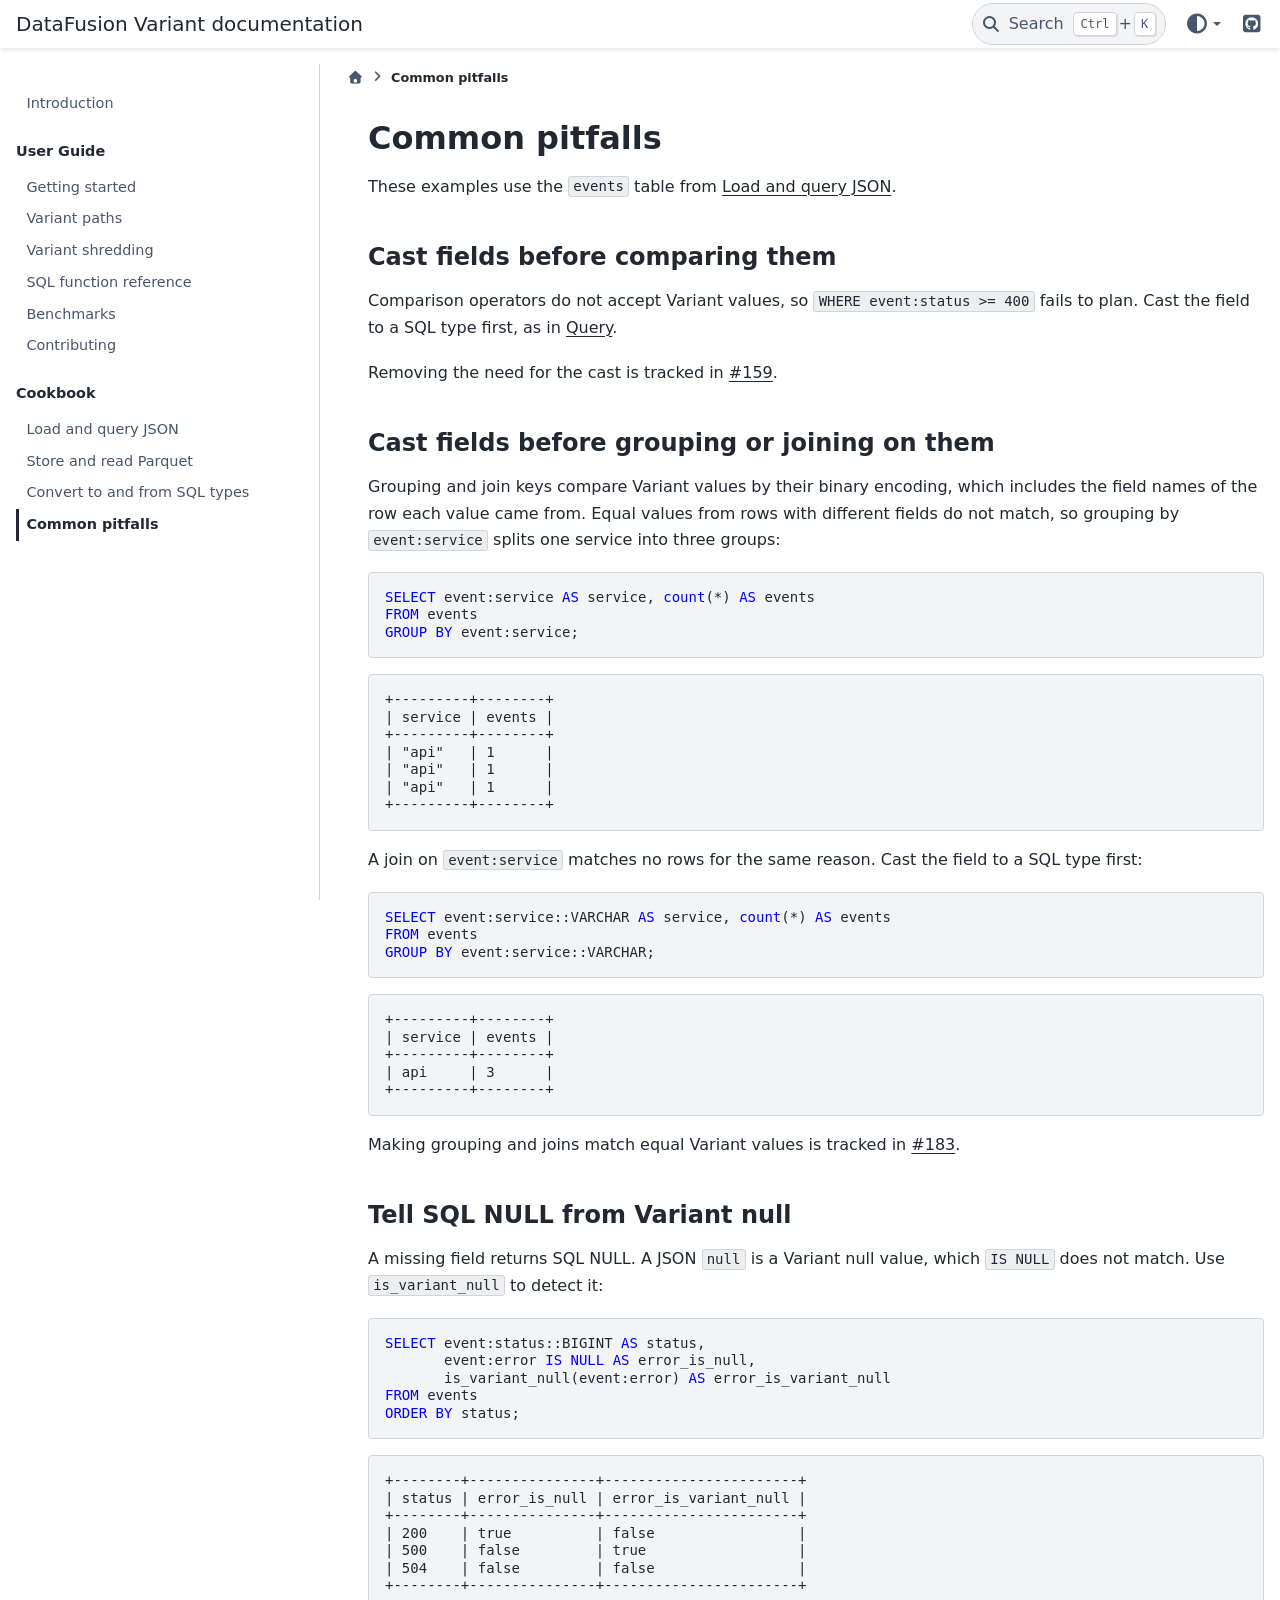
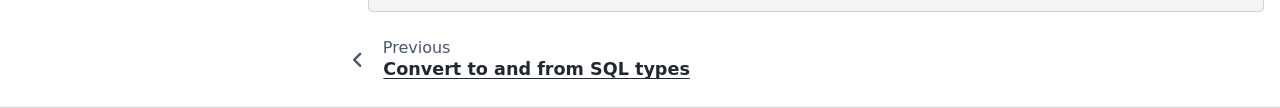
<file: cookbook/common-pitfalls.html>
<!DOCTYPE html>


<html lang="en" data-content_root="../" >

  <head>
    <meta charset="utf-8" />
    <meta name="viewport" content="width=device-width, initial-scale=1.0" /><meta name="viewport" content="width=device-width, initial-scale=1" />

    <title>Common pitfalls &#8212; DataFusion Variant  documentation</title>
  
  
  
  <script data-cfasync="false">
    document.documentElement.dataset.mode = localStorage.getItem("mode") || "";
    document.documentElement.dataset.theme = localStorage.getItem("theme") || "";
  </script>
  <!--
    this give us a css class that will be invisible only if js is disabled
  -->
  <noscript>
    <style>
      .pst-js-only { display: none !important; }

    </style>
  </noscript>
  
  <!-- Loaded before other Sphinx assets -->
  <link href="../_static/styles/theme.css?digest=75c7c72ae941e8b558d8" rel="stylesheet" />
<link href="../_static/styles/pydata-sphinx-theme.css?digest=75c7c72ae941e8b558d8" rel="stylesheet" />

    <link rel="stylesheet" type="text/css" href="../_static/pygments.css?v=8f2a1f02" />
    <link rel="stylesheet" type="text/css" href="../_static/theme_overrides.css?v=5ed1a2f5" />
  
  <!-- So that users can add custom icons -->
  <script defer src="../_static/scripts/fontawesome.js?digest=75c7c72ae941e8b558d8"></script>
  <!-- Pre-loaded scripts that we'll load fully later -->
  <link rel="preload" as="script" href="../_static/scripts/bootstrap.js?digest=75c7c72ae941e8b558d8" />
<link rel="preload" as="script" href="../_static/scripts/pydata-sphinx-theme.js?digest=75c7c72ae941e8b558d8" />

    <script src="../_static/documentation_options.js?v=5929fcd5"></script>
    <script src="../_static/doctools.js?v=fd6eb6e6"></script>
    <script src="../_static/sphinx_highlight.js?v=6ffebe34"></script>
    <script>DOCUMENTATION_OPTIONS.pagename = 'cookbook/common-pitfalls';</script>
    <script>DOCUMENTATION_OPTIONS.search_as_you_type = false;</script>
    <link rel="index" title="Index" href="../genindex.html" />
    <link rel="search" title="Search" href="../search.html" />
    <link rel="prev" title="Convert to and from SQL types" href="convert-sql-types.html" />
  <meta name="viewport" content="width=device-width, initial-scale=1"/>
  <meta name="color-scheme" content="light dark"/>
  <meta name="docsearch:language" content="en"/>
  <meta name="docsearch:version" content="" />
  
    
    <script src="../_static/searchtools.js"></script>
    <script src="../_static/language_data.js"></script>
    <script src="../searchindex.js"></script>
  
  </head>
  <body data-default-mode="">
  
  
  <div id="pst-skip-link" class="skip-link d-print-none"><a href="#main-content">Skip to main content</a></div>

  
  <div id="pst-scroll-pixel-helper"></div>
  
  <button type="button" class="btn rounded-pill" id="pst-back-to-top">
    <i class="fa-solid fa-arrow-up"></i>Back to top</button>
  
  
  
  
  <dialog id="pst-search-dialog">
    
<form class="bd-search d-flex align-items-center"
      action="../search.html"
      method="get">
  <i class="fa-solid fa-magnifying-glass"></i>
  <input type="search"
         class="form-control"
         name="q"
         placeholder="Search the docs ..."
         aria-label="Search the docs ..."
         autocomplete="off"
         autocorrect="off"
         autocapitalize="off"
         spellcheck="false"/>
  <span class="search-button__kbd-shortcut"><kbd class="kbd-shortcut__modifier">Ctrl</kbd>+<kbd>K</kbd></span>
</form>
  </dialog>

  <div class="pst-async-banner-revealer d-none">
  <aside id="bd-header-version-warning" class="d-none d-print-none" aria-label="Version warning"></aside>
</div>

  
    <header id="pst-header" class="bd-header navbar navbar-expand-lg bd-navbar d-print-none">
<div class="bd-header__inner bd-page-width">
  <button type="button" class="pst-navbar-icon sidebar-toggle primary-toggle" aria-label="Site navigation" aria-expanded="false" aria-controls="pst-primary-sidebar-modal">
    <span class="fa-solid fa-bars"></span>
  </button>
  
  
  <div class="col-lg-3 navbar-header-items__start">
    
      <div class="navbar-item">

  
    
  

<a class="navbar-brand logo" href="../index.html">
  
  
  
  
  
  
    <p class="title logo__title">DataFusion Variant  documentation</p>
  
</a></div>
    
  </div>
  
  <div class="col-lg-9 navbar-header-items">
    
    
    <div class="navbar-header-items__end">
      
        <div class="navbar-item navbar-persistent--container">
          

<button type="button" class="btn search-button-field search-button__button pst-js-only" title="Search" aria-label="Search" data-bs-placement="bottom" data-bs-toggle="tooltip">
 <i class="fa-solid fa-magnifying-glass"></i>
 <span class="search-button__default-text">Search</span>
 <span class="search-button__kbd-shortcut"><kbd class="kbd-shortcut__modifier">Ctrl</kbd>+<kbd class="kbd-shortcut__modifier">K</kbd></span>
</button>
        </div>
      
      
        <div class="navbar-item">

<div class="theme-switch-container dropdown pst-js-only" data-bs-toggle="tooltip" data-bs-placement="bottom" title="Color mode">
  <button type="button" class="btn btn-sm nav-link pst-navbar-icon theme-switch-button dropdown-toggle" aria-label="Color mode" data-bs-toggle="dropdown">
    <i class="theme-switch fa-solid fa-sun fa-lg" data-mode="light" title="Light"></i>
    <i class="theme-switch fa-solid fa-moon fa-lg" data-mode="dark" title="Dark"></i>
    <i class="theme-switch fa-solid fa-circle-half-stroke fa-lg" data-mode="auto" title="System Settings"></i>
  </button>
  <ul class="dropdown-menu dropdown-menu-end">
    <li><button type="button" class="dropdown-item d-flex align-items-center theme-change-button" data-mode="auto"><i class="fa-solid fa-circle-half-stroke fa-lg me-1"></i>System Settings</button></li>
    <li><button type="button" class="dropdown-item d-flex align-items-center theme-change-button" data-mode="light"><i class="fa-solid fa-sun fa-lg me-1"></i>Light</button></li>
    <li><button type="button" class="dropdown-item d-flex align-items-center theme-change-button" data-mode="dark"><i class="fa-solid fa-moon fa-lg me-1"></i>Dark</button></li>
  </ul>
</div></div>
      
        <div class="navbar-item"><ul class="navbar-icon-links"
    aria-label="Icon Links">
        <li class="nav-item">
          
          
          
          
          
          
          
          
          <a href="https://github.com/datafusion-contrib/datafusion-variant" title="GitHub" class="nav-link pst-navbar-icon" rel="noopener" target="_blank" data-bs-toggle="tooltip" data-bs-placement="bottom"><i class="fa-brands fa-square-github fa-lg" aria-hidden="true"></i><span class="visually-hidden">GitHub</span></a>
        </li>
</ul></div>
      
    </div>
    
  </div>
  
  
    <div class="navbar-persistent--mobile">

<button type="button" class="btn search-button-field search-button__button pst-js-only" title="Search" aria-label="Search" data-bs-placement="bottom" data-bs-toggle="tooltip">
 <i class="fa-solid fa-magnifying-glass"></i>
 <span class="search-button__default-text">Search</span>
 <span class="search-button__kbd-shortcut"><kbd class="kbd-shortcut__modifier">Ctrl</kbd>+<kbd class="kbd-shortcut__modifier">K</kbd></span>
</button>
    </div>
  

  
</div>

    </header>
  

  <div class="bd-container">
    <div class="bd-container__inner bd-page-width">
      
      
      
      <dialog id="pst-primary-sidebar-modal" tabindex="-1"></dialog>
      <div id="pst-primary-sidebar" class="bd-sidebar-primary bd-sidebar">
        

  
  <div class="sidebar-header-items sidebar-primary__section">
    
    
    
    
      <div class="sidebar-header-items__end">
        
          <div class="navbar-item">

<div class="theme-switch-container dropdown pst-js-only" data-bs-toggle="tooltip" data-bs-placement="bottom" title="Color mode">
  <button type="button" class="btn btn-sm nav-link pst-navbar-icon theme-switch-button dropdown-toggle" aria-label="Color mode" data-bs-toggle="dropdown">
    <i class="theme-switch fa-solid fa-sun fa-lg" data-mode="light" title="Light"></i>
    <i class="theme-switch fa-solid fa-moon fa-lg" data-mode="dark" title="Dark"></i>
    <i class="theme-switch fa-solid fa-circle-half-stroke fa-lg" data-mode="auto" title="System Settings"></i>
  </button>
  <ul class="dropdown-menu dropdown-menu-end">
    <li><button type="button" class="dropdown-item d-flex align-items-center theme-change-button" data-mode="auto"><i class="fa-solid fa-circle-half-stroke fa-lg me-1"></i>System Settings</button></li>
    <li><button type="button" class="dropdown-item d-flex align-items-center theme-change-button" data-mode="light"><i class="fa-solid fa-sun fa-lg me-1"></i>Light</button></li>
    <li><button type="button" class="dropdown-item d-flex align-items-center theme-change-button" data-mode="dark"><i class="fa-solid fa-moon fa-lg me-1"></i>Dark</button></li>
  </ul>
</div></div>
        
          <div class="navbar-item"><ul class="navbar-icon-links"
    aria-label="Icon Links">
        <li class="nav-item">
          
          
          
          
          
          
          
          
          <a href="https://github.com/datafusion-contrib/datafusion-variant" title="GitHub" class="nav-link pst-navbar-icon" rel="noopener" target="_blank" data-bs-toggle="tooltip" data-bs-placement="bottom"><i class="fa-brands fa-square-github fa-lg" aria-hidden="true"></i><span class="visually-hidden">GitHub</span></a>
        </li>
</ul></div>
        
      </div>
    
  </div>
  
    <div class="sidebar-primary-items__start sidebar-primary__section">
        <div class="sidebar-primary-item"><nav class="bd-links" id="bd-docs-nav" aria-label="Main navigation">
  <div class="bd-toc-item active">
    <ul class="nav bd-sidenav">
<li class="toctree-l1"><a class="reference internal" href="../index.html">Introduction</a></li>
</ul>
<p aria-level="2" class="caption" role="heading"><span class="caption-text">User Guide</span></p>
<ul class="nav bd-sidenav">
<li class="toctree-l1"><a class="reference internal" href="../getting-started.html">Getting started</a></li>
<li class="toctree-l1"><a class="reference internal" href="../paths.html">Variant paths</a></li>
<li class="toctree-l1"><a class="reference internal" href="../shredding.html">Variant shredding</a></li>
<li class="toctree-l1"><a class="reference internal" href="../sql-reference.html">SQL function reference</a></li>
<li class="toctree-l1"><a class="reference internal" href="../benchmarks.html">Benchmarks</a></li>
<li class="toctree-l1"><a class="reference internal" href="../contributing.html">Contributing</a></li>
</ul>
<p aria-level="2" class="caption" role="heading"><span class="caption-text">Cookbook</span></p>
<ul class="current nav bd-sidenav">
<li class="toctree-l1"><a class="reference internal" href="load-and-query-json.html">Load and query JSON</a></li>
<li class="toctree-l1"><a class="reference internal" href="store-and-read-parquet.html">Store and read Parquet</a></li>
<li class="toctree-l1"><a class="reference internal" href="convert-sql-types.html">Convert to and from SQL types</a></li>
<li class="toctree-l1 current active"><a aria-current="page" class="current reference internal" href="#">Common pitfalls</a></li>
</ul>

  </div>
</nav></div>
    </div>
  
  
  <div class="sidebar-primary-items__end sidebar-primary__section">
      <div class="sidebar-primary-item">
<div id="ethical-ad-placement"
      class="flat"
      data-ea-publisher="readthedocs"
      data-ea-type="readthedocs-sidebar"
      data-ea-manual="true">
</div></div>
  </div>


      </div>
      
      <main id="main-content" class="bd-main" role="main">
        
        
          <div class="bd-content">
            <div class="bd-article-container">
              
              <div class="bd-header-article d-print-none">
<div class="header-article-items header-article__inner">
  
    <div class="header-article-items__start">
      
        <div class="header-article-item">

<nav aria-label="Breadcrumb" class="d-print-none">
  <ul class="bd-breadcrumbs">
    
    <li class="breadcrumb-item breadcrumb-home">
      <a href="../index.html" class="nav-link" aria-label="Home">
        <i class="fa-solid fa-house"></i>
      </a>
    </li>
    <li class="breadcrumb-item active" aria-current="page"><span class="ellipsis">Common pitfalls</span></li>
  </ul>
</nav>
</div>
      
    </div>
  
  
</div>
</div>
              
              
              
                
<div id="searchbox"></div>
                <article class="bd-article">
                  
  <section id="common-pitfalls">
<h1>Common pitfalls<a class="headerlink" href="#common-pitfalls" title="Link to this heading">#</a></h1>
<p>These examples use the <code class="docutils literal notranslate"><span class="pre">events</span></code> table from <a class="reference internal" href="load-and-query-json.html"><span class="std std-doc">Load and query JSON</span></a>.</p>
<!--
```sql
CREATE TABLE events AS
SELECT parse_json(json_data) AS event
FROM (VALUES
    ('{"service":"api","status":200,"latency_ms":12,"tags":["cached"]}'),
    ('{"service":"api","status":500,"latency_ms":85,"error":null}'),
    ('{"service":"api","status":504,"error":"Somethings not working"}')
) AS input(json_data);
```
-->
<section id="cast-fields-before-comparing-them">
<h2>Cast fields before comparing them<a class="headerlink" href="#cast-fields-before-comparing-them" title="Link to this heading">#</a></h2>
<!-- readme-test: error: Cannot infer common argument type -->
<!--
```sql
SELECT count(*) FROM events WHERE event:status >= 400;
```
-->
<p>Comparison operators do not accept Variant values, so
<code class="docutils literal notranslate"><span class="pre">WHERE</span> <span class="pre">event:status</span> <span class="pre">&gt;=</span> <span class="pre">400</span></code> fails to plan. Cast the field to a SQL type first,
as in <a class="reference internal" href="load-and-query-json.html#query"><span class="std std-ref">Query</span></a>.</p>
<p>Removing the need for the cast is tracked in
<a class="reference external" href="https://github.com/datafusion-contrib/datafusion-variant/issues/159">#159</a>.</p>
</section>
<section id="cast-fields-before-grouping-or-joining-on-them">
<h2>Cast fields before grouping or joining on them<a class="headerlink" href="#cast-fields-before-grouping-or-joining-on-them" title="Link to this heading">#</a></h2>
<p>Grouping and join keys compare Variant values by their binary encoding, which
includes the field names of the row each value came from. Equal values from rows
with different fields do not match, so grouping by <code class="docutils literal notranslate"><span class="pre">event:service</span></code> splits one
service into three groups:</p>
<div class="highlight-sql notranslate"><div class="highlight"><pre><span></span><span class="k">SELECT</span><span class="w"> </span><span class="n">event</span><span class="p">:</span><span class="n">service</span><span class="w"> </span><span class="k">AS</span><span class="w"> </span><span class="n">service</span><span class="p">,</span><span class="w"> </span><span class="k">count</span><span class="p">(</span><span class="o">*</span><span class="p">)</span><span class="w"> </span><span class="k">AS</span><span class="w"> </span><span class="n">events</span>
<span class="k">FROM</span><span class="w"> </span><span class="n">events</span>
<span class="k">GROUP</span><span class="w"> </span><span class="k">BY</span><span class="w"> </span><span class="n">event</span><span class="p">:</span><span class="n">service</span><span class="p">;</span>
</pre></div>
</div>
<div class="highlight-text notranslate"><div class="highlight"><pre><span></span>+---------+--------+
| service | events |
+---------+--------+
| "api"   | 1      |
| "api"   | 1      |
| "api"   | 1      |
+---------+--------+
</pre></div>
</div>
<!--
```sql
SELECT count(*) AS joined
FROM events JOIN (SELECT parse_json('{"service":"api"}') AS o) AS owners
ON event:service = o:service;
```

```text
+--------+
| joined |
+--------+
| 0      |
+--------+
```
-->
<p>A join on <code class="docutils literal notranslate"><span class="pre">event:service</span></code> matches no rows for the same reason. Cast the field to
a SQL type first:</p>
<div class="highlight-sql notranslate"><div class="highlight"><pre><span></span><span class="k">SELECT</span><span class="w"> </span><span class="n">event</span><span class="p">:</span><span class="n">service</span><span class="p">::</span><span class="nb">VARCHAR</span><span class="w"> </span><span class="k">AS</span><span class="w"> </span><span class="n">service</span><span class="p">,</span><span class="w"> </span><span class="k">count</span><span class="p">(</span><span class="o">*</span><span class="p">)</span><span class="w"> </span><span class="k">AS</span><span class="w"> </span><span class="n">events</span>
<span class="k">FROM</span><span class="w"> </span><span class="n">events</span>
<span class="k">GROUP</span><span class="w"> </span><span class="k">BY</span><span class="w"> </span><span class="n">event</span><span class="p">:</span><span class="n">service</span><span class="p">::</span><span class="nb">VARCHAR</span><span class="p">;</span>
</pre></div>
</div>
<div class="highlight-text notranslate"><div class="highlight"><pre><span></span>+---------+--------+
| service | events |
+---------+--------+
| api     | 3      |
+---------+--------+
</pre></div>
</div>
<p>Making grouping and joins match equal Variant values is tracked in
<a class="reference external" href="https://github.com/datafusion-contrib/datafusion-variant/issues/183">#183</a>.</p>
</section>
<section id="tell-sql-null-from-variant-null">
<h2>Tell SQL NULL from Variant null<a class="headerlink" href="#tell-sql-null-from-variant-null" title="Link to this heading">#</a></h2>
<p>A missing field returns SQL NULL. A JSON <code class="docutils literal notranslate"><span class="pre">null</span></code> is a Variant null value, which
<code class="docutils literal notranslate"><span class="pre">IS</span> <span class="pre">NULL</span></code> does not match. Use <code class="docutils literal notranslate"><span class="pre">is_variant_null</span></code> to detect it:</p>
<div class="highlight-sql notranslate"><div class="highlight"><pre><span></span><span class="k">SELECT</span><span class="w"> </span><span class="n">event</span><span class="p">:</span><span class="n">status</span><span class="p">::</span><span class="nb">BIGINT</span><span class="w"> </span><span class="k">AS</span><span class="w"> </span><span class="n">status</span><span class="p">,</span>
<span class="w">       </span><span class="n">event</span><span class="p">:</span><span class="n">error</span><span class="w"> </span><span class="k">IS</span><span class="w"> </span><span class="k">NULL</span><span class="w"> </span><span class="k">AS</span><span class="w"> </span><span class="n">error_is_null</span><span class="p">,</span>
<span class="w">       </span><span class="n">is_variant_null</span><span class="p">(</span><span class="n">event</span><span class="p">:</span><span class="n">error</span><span class="p">)</span><span class="w"> </span><span class="k">AS</span><span class="w"> </span><span class="n">error_is_variant_null</span>
<span class="k">FROM</span><span class="w"> </span><span class="n">events</span>
<span class="k">ORDER</span><span class="w"> </span><span class="k">BY</span><span class="w"> </span><span class="n">status</span><span class="p">;</span>
</pre></div>
</div>
<div class="highlight-text notranslate"><div class="highlight"><pre><span></span>+--------+---------------+-----------------------+
| status | error_is_null | error_is_variant_null |
+--------+---------------+-----------------------+
| 200    | true          | false                 |
| 500    | false         | true                  |
| 504    | false         | false                 |
+--------+---------------+-----------------------+
</pre></div>
</div>
</section>
</section>


                </article>
              
              
              
              
              
                <footer class="prev-next-footer d-print-none">
                  
<div class="prev-next-area">
    <a class="left-prev"
       href="convert-sql-types.html"
       title="previous page">
      <i class="fa-solid fa-angle-left"></i>
      <div class="prev-next-info">
        <p class="prev-next-subtitle">previous</p>
        <p class="prev-next-title">Convert to and from SQL types</p>
      </div>
    </a>
</div>
                </footer>
              
            </div>
            
            
              
            
          </div>
          <footer class="bd-footer-content">
            
          </footer>
        
      </main>
    </div>
  </div>
  
  <!-- Scripts loaded after <body> so the DOM is not blocked -->
  <script defer src="../_static/scripts/bootstrap.js?digest=75c7c72ae941e8b558d8"></script>
<script defer src="../_static/scripts/pydata-sphinx-theme.js?digest=75c7c72ae941e8b558d8"></script>

  <footer class="bd-footer">
  </footer>
  </body>
</html>
</file>
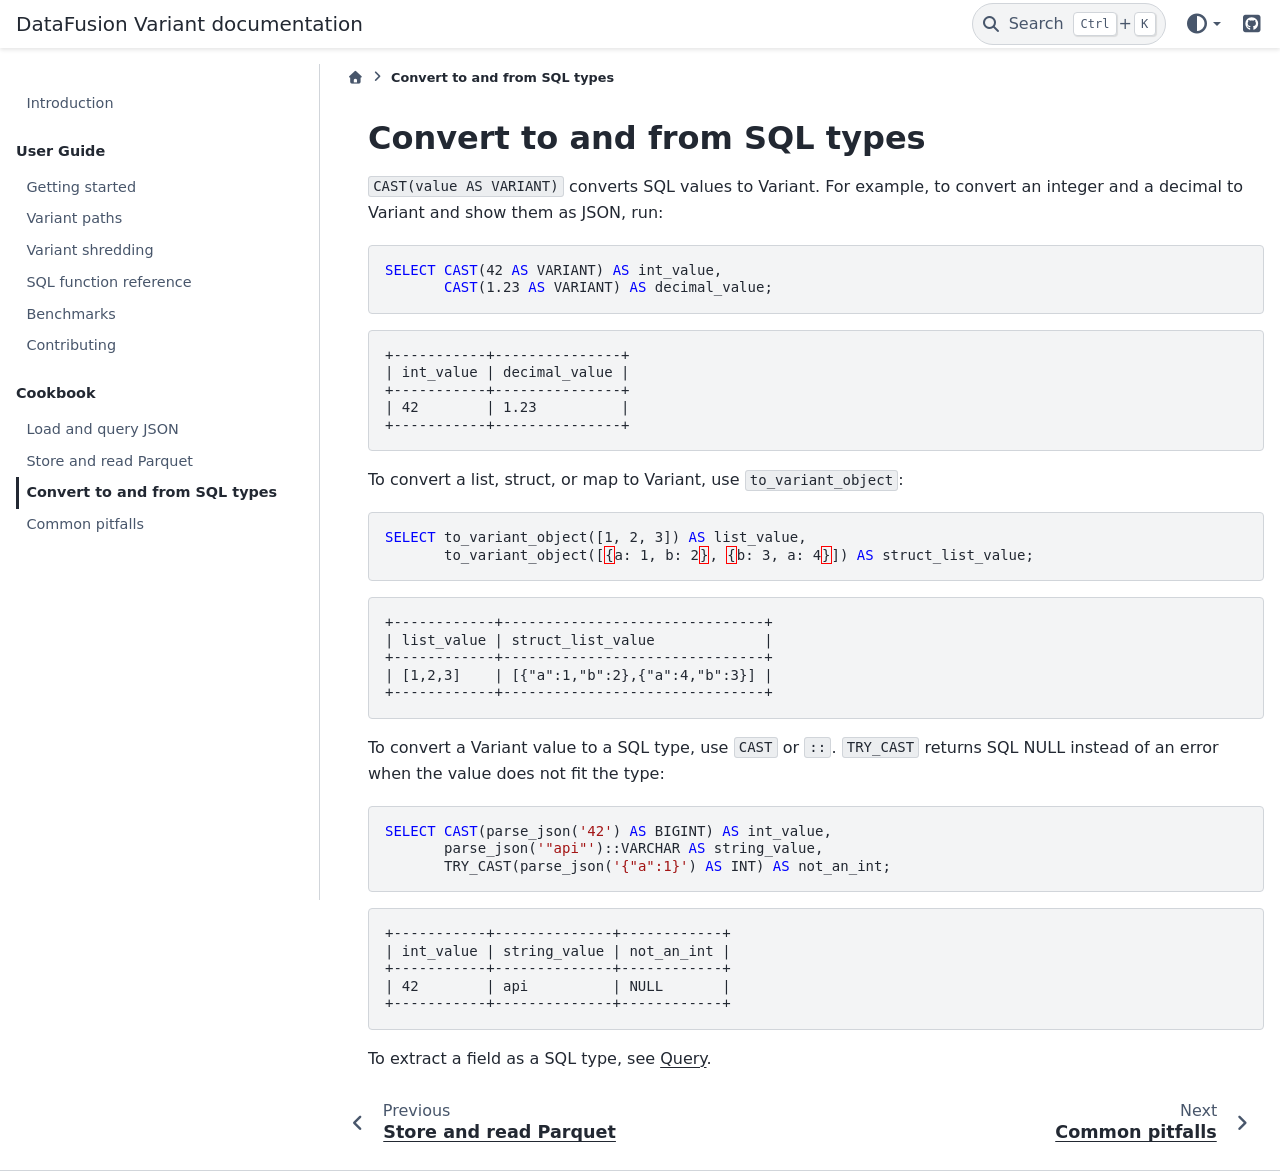
<file: cookbook/convert-sql-types.html>
<!DOCTYPE html>


<html lang="en" data-content_root="../" >

  <head>
    <meta charset="utf-8" />
    <meta name="viewport" content="width=device-width, initial-scale=1.0" /><meta name="viewport" content="width=device-width, initial-scale=1" />

    <title>Convert to and from SQL types &#8212; DataFusion Variant  documentation</title>
  
  
  
  <script data-cfasync="false">
    document.documentElement.dataset.mode = localStorage.getItem("mode") || "";
    document.documentElement.dataset.theme = localStorage.getItem("theme") || "";
  </script>
  <!--
    this give us a css class that will be invisible only if js is disabled
  -->
  <noscript>
    <style>
      .pst-js-only { display: none !important; }

    </style>
  </noscript>
  
  <!-- Loaded before other Sphinx assets -->
  <link href="../_static/styles/theme.css?digest=75c7c72ae941e8b558d8" rel="stylesheet" />
<link href="../_static/styles/pydata-sphinx-theme.css?digest=75c7c72ae941e8b558d8" rel="stylesheet" />

    <link rel="stylesheet" type="text/css" href="../_static/pygments.css?v=8f2a1f02" />
    <link rel="stylesheet" type="text/css" href="../_static/theme_overrides.css?v=5ed1a2f5" />
  
  <!-- So that users can add custom icons -->
  <script defer src="../_static/scripts/fontawesome.js?digest=75c7c72ae941e8b558d8"></script>
  <!-- Pre-loaded scripts that we'll load fully later -->
  <link rel="preload" as="script" href="../_static/scripts/bootstrap.js?digest=75c7c72ae941e8b558d8" />
<link rel="preload" as="script" href="../_static/scripts/pydata-sphinx-theme.js?digest=75c7c72ae941e8b558d8" />

    <script src="../_static/documentation_options.js?v=5929fcd5"></script>
    <script src="../_static/doctools.js?v=fd6eb6e6"></script>
    <script src="../_static/sphinx_highlight.js?v=6ffebe34"></script>
    <script>DOCUMENTATION_OPTIONS.pagename = 'cookbook/convert-sql-types';</script>
    <script>DOCUMENTATION_OPTIONS.search_as_you_type = false;</script>
    <link rel="index" title="Index" href="../genindex.html" />
    <link rel="search" title="Search" href="../search.html" />
    <link rel="next" title="Common pitfalls" href="common-pitfalls.html" />
    <link rel="prev" title="Store and read Parquet" href="store-and-read-parquet.html" />
  <meta name="viewport" content="width=device-width, initial-scale=1"/>
  <meta name="color-scheme" content="light dark"/>
  <meta name="docsearch:language" content="en"/>
  <meta name="docsearch:version" content="" />
  
    
    <script src="../_static/searchtools.js"></script>
    <script src="../_static/language_data.js"></script>
    <script src="../searchindex.js"></script>
  
  </head>
  <body data-default-mode="">
  
  
  <div id="pst-skip-link" class="skip-link d-print-none"><a href="#main-content">Skip to main content</a></div>

  
  <div id="pst-scroll-pixel-helper"></div>
  
  <button type="button" class="btn rounded-pill" id="pst-back-to-top">
    <i class="fa-solid fa-arrow-up"></i>Back to top</button>
  
  
  
  
  <dialog id="pst-search-dialog">
    
<form class="bd-search d-flex align-items-center"
      action="../search.html"
      method="get">
  <i class="fa-solid fa-magnifying-glass"></i>
  <input type="search"
         class="form-control"
         name="q"
         placeholder="Search the docs ..."
         aria-label="Search the docs ..."
         autocomplete="off"
         autocorrect="off"
         autocapitalize="off"
         spellcheck="false"/>
  <span class="search-button__kbd-shortcut"><kbd class="kbd-shortcut__modifier">Ctrl</kbd>+<kbd>K</kbd></span>
</form>
  </dialog>

  <div class="pst-async-banner-revealer d-none">
  <aside id="bd-header-version-warning" class="d-none d-print-none" aria-label="Version warning"></aside>
</div>

  
    <header id="pst-header" class="bd-header navbar navbar-expand-lg bd-navbar d-print-none">
<div class="bd-header__inner bd-page-width">
  <button type="button" class="pst-navbar-icon sidebar-toggle primary-toggle" aria-label="Site navigation" aria-expanded="false" aria-controls="pst-primary-sidebar-modal">
    <span class="fa-solid fa-bars"></span>
  </button>
  
  
  <div class="col-lg-3 navbar-header-items__start">
    
      <div class="navbar-item">

  
    
  

<a class="navbar-brand logo" href="../index.html">
  
  
  
  
  
  
    <p class="title logo__title">DataFusion Variant  documentation</p>
  
</a></div>
    
  </div>
  
  <div class="col-lg-9 navbar-header-items">
    
    
    <div class="navbar-header-items__end">
      
        <div class="navbar-item navbar-persistent--container">
          

<button type="button" class="btn search-button-field search-button__button pst-js-only" title="Search" aria-label="Search" data-bs-placement="bottom" data-bs-toggle="tooltip">
 <i class="fa-solid fa-magnifying-glass"></i>
 <span class="search-button__default-text">Search</span>
 <span class="search-button__kbd-shortcut"><kbd class="kbd-shortcut__modifier">Ctrl</kbd>+<kbd class="kbd-shortcut__modifier">K</kbd></span>
</button>
        </div>
      
      
        <div class="navbar-item">

<div class="theme-switch-container dropdown pst-js-only" data-bs-toggle="tooltip" data-bs-placement="bottom" title="Color mode">
  <button type="button" class="btn btn-sm nav-link pst-navbar-icon theme-switch-button dropdown-toggle" aria-label="Color mode" data-bs-toggle="dropdown">
    <i class="theme-switch fa-solid fa-sun fa-lg" data-mode="light" title="Light"></i>
    <i class="theme-switch fa-solid fa-moon fa-lg" data-mode="dark" title="Dark"></i>
    <i class="theme-switch fa-solid fa-circle-half-stroke fa-lg" data-mode="auto" title="System Settings"></i>
  </button>
  <ul class="dropdown-menu dropdown-menu-end">
    <li><button type="button" class="dropdown-item d-flex align-items-center theme-change-button" data-mode="auto"><i class="fa-solid fa-circle-half-stroke fa-lg me-1"></i>System Settings</button></li>
    <li><button type="button" class="dropdown-item d-flex align-items-center theme-change-button" data-mode="light"><i class="fa-solid fa-sun fa-lg me-1"></i>Light</button></li>
    <li><button type="button" class="dropdown-item d-flex align-items-center theme-change-button" data-mode="dark"><i class="fa-solid fa-moon fa-lg me-1"></i>Dark</button></li>
  </ul>
</div></div>
      
        <div class="navbar-item"><ul class="navbar-icon-links"
    aria-label="Icon Links">
        <li class="nav-item">
          
          
          
          
          
          
          
          
          <a href="https://github.com/datafusion-contrib/datafusion-variant" title="GitHub" class="nav-link pst-navbar-icon" rel="noopener" target="_blank" data-bs-toggle="tooltip" data-bs-placement="bottom"><i class="fa-brands fa-square-github fa-lg" aria-hidden="true"></i><span class="visually-hidden">GitHub</span></a>
        </li>
</ul></div>
      
    </div>
    
  </div>
  
  
    <div class="navbar-persistent--mobile">

<button type="button" class="btn search-button-field search-button__button pst-js-only" title="Search" aria-label="Search" data-bs-placement="bottom" data-bs-toggle="tooltip">
 <i class="fa-solid fa-magnifying-glass"></i>
 <span class="search-button__default-text">Search</span>
 <span class="search-button__kbd-shortcut"><kbd class="kbd-shortcut__modifier">Ctrl</kbd>+<kbd class="kbd-shortcut__modifier">K</kbd></span>
</button>
    </div>
  

  
</div>

    </header>
  

  <div class="bd-container">
    <div class="bd-container__inner bd-page-width">
      
      
      
      <dialog id="pst-primary-sidebar-modal" tabindex="-1"></dialog>
      <div id="pst-primary-sidebar" class="bd-sidebar-primary bd-sidebar">
        

  
  <div class="sidebar-header-items sidebar-primary__section">
    
    
    
    
      <div class="sidebar-header-items__end">
        
          <div class="navbar-item">

<div class="theme-switch-container dropdown pst-js-only" data-bs-toggle="tooltip" data-bs-placement="bottom" title="Color mode">
  <button type="button" class="btn btn-sm nav-link pst-navbar-icon theme-switch-button dropdown-toggle" aria-label="Color mode" data-bs-toggle="dropdown">
    <i class="theme-switch fa-solid fa-sun fa-lg" data-mode="light" title="Light"></i>
    <i class="theme-switch fa-solid fa-moon fa-lg" data-mode="dark" title="Dark"></i>
    <i class="theme-switch fa-solid fa-circle-half-stroke fa-lg" data-mode="auto" title="System Settings"></i>
  </button>
  <ul class="dropdown-menu dropdown-menu-end">
    <li><button type="button" class="dropdown-item d-flex align-items-center theme-change-button" data-mode="auto"><i class="fa-solid fa-circle-half-stroke fa-lg me-1"></i>System Settings</button></li>
    <li><button type="button" class="dropdown-item d-flex align-items-center theme-change-button" data-mode="light"><i class="fa-solid fa-sun fa-lg me-1"></i>Light</button></li>
    <li><button type="button" class="dropdown-item d-flex align-items-center theme-change-button" data-mode="dark"><i class="fa-solid fa-moon fa-lg me-1"></i>Dark</button></li>
  </ul>
</div></div>
        
          <div class="navbar-item"><ul class="navbar-icon-links"
    aria-label="Icon Links">
        <li class="nav-item">
          
          
          
          
          
          
          
          
          <a href="https://github.com/datafusion-contrib/datafusion-variant" title="GitHub" class="nav-link pst-navbar-icon" rel="noopener" target="_blank" data-bs-toggle="tooltip" data-bs-placement="bottom"><i class="fa-brands fa-square-github fa-lg" aria-hidden="true"></i><span class="visually-hidden">GitHub</span></a>
        </li>
</ul></div>
        
      </div>
    
  </div>
  
    <div class="sidebar-primary-items__start sidebar-primary__section">
        <div class="sidebar-primary-item"><nav class="bd-links" id="bd-docs-nav" aria-label="Main navigation">
  <div class="bd-toc-item active">
    <ul class="nav bd-sidenav">
<li class="toctree-l1"><a class="reference internal" href="../index.html">Introduction</a></li>
</ul>
<p aria-level="2" class="caption" role="heading"><span class="caption-text">User Guide</span></p>
<ul class="nav bd-sidenav">
<li class="toctree-l1"><a class="reference internal" href="../getting-started.html">Getting started</a></li>
<li class="toctree-l1"><a class="reference internal" href="../paths.html">Variant paths</a></li>
<li class="toctree-l1"><a class="reference internal" href="../shredding.html">Variant shredding</a></li>
<li class="toctree-l1"><a class="reference internal" href="../sql-reference.html">SQL function reference</a></li>
<li class="toctree-l1"><a class="reference internal" href="../benchmarks.html">Benchmarks</a></li>
<li class="toctree-l1"><a class="reference internal" href="../contributing.html">Contributing</a></li>
</ul>
<p aria-level="2" class="caption" role="heading"><span class="caption-text">Cookbook</span></p>
<ul class="current nav bd-sidenav">
<li class="toctree-l1"><a class="reference internal" href="load-and-query-json.html">Load and query JSON</a></li>
<li class="toctree-l1"><a class="reference internal" href="store-and-read-parquet.html">Store and read Parquet</a></li>
<li class="toctree-l1 current active"><a aria-current="page" class="current reference internal" href="#">Convert to and from SQL types</a></li>
<li class="toctree-l1"><a class="reference internal" href="common-pitfalls.html">Common pitfalls</a></li>
</ul>

  </div>
</nav></div>
    </div>
  
  
  <div class="sidebar-primary-items__end sidebar-primary__section">
      <div class="sidebar-primary-item">
<div id="ethical-ad-placement"
      class="flat"
      data-ea-publisher="readthedocs"
      data-ea-type="readthedocs-sidebar"
      data-ea-manual="true">
</div></div>
  </div>


      </div>
      
      <main id="main-content" class="bd-main" role="main">
        
        
          <div class="bd-content">
            <div class="bd-article-container">
              
              <div class="bd-header-article d-print-none">
<div class="header-article-items header-article__inner">
  
    <div class="header-article-items__start">
      
        <div class="header-article-item">

<nav aria-label="Breadcrumb" class="d-print-none">
  <ul class="bd-breadcrumbs">
    
    <li class="breadcrumb-item breadcrumb-home">
      <a href="../index.html" class="nav-link" aria-label="Home">
        <i class="fa-solid fa-house"></i>
      </a>
    </li>
    <li class="breadcrumb-item active" aria-current="page"><span class="ellipsis">Convert to and from SQL types</span></li>
  </ul>
</nav>
</div>
      
    </div>
  
  
</div>
</div>
              
              
              
                
<div id="searchbox"></div>
                <article class="bd-article">
                  
  <section id="convert-to-and-from-sql-types">
<h1>Convert to and from SQL types<a class="headerlink" href="#convert-to-and-from-sql-types" title="Link to this heading">#</a></h1>
<p><code class="docutils literal notranslate"><span class="pre">CAST(value</span> <span class="pre">AS</span> <span class="pre">VARIANT)</span></code> converts SQL values to Variant. For example, to
convert an integer and a decimal to Variant and show them as JSON, run:</p>
<div class="highlight-sql notranslate"><div class="highlight"><pre><span></span><span class="k">SELECT</span><span class="w"> </span><span class="k">CAST</span><span class="p">(</span><span class="mi">42</span><span class="w"> </span><span class="k">AS</span><span class="w"> </span><span class="n">VARIANT</span><span class="p">)</span><span class="w"> </span><span class="k">AS</span><span class="w"> </span><span class="n">int_value</span><span class="p">,</span>
<span class="w">       </span><span class="k">CAST</span><span class="p">(</span><span class="mi">1</span><span class="p">.</span><span class="mi">23</span><span class="w"> </span><span class="k">AS</span><span class="w"> </span><span class="n">VARIANT</span><span class="p">)</span><span class="w"> </span><span class="k">AS</span><span class="w"> </span><span class="n">decimal_value</span><span class="p">;</span>
</pre></div>
</div>
<div class="highlight-text notranslate"><div class="highlight"><pre><span></span>+-----------+---------------+
| int_value | decimal_value |
+-----------+---------------+
| 42        | 1.23          |
+-----------+---------------+
</pre></div>
</div>
<p>To convert a list, struct, or map to Variant, use <code class="docutils literal notranslate"><span class="pre">to_variant_object</span></code>:</p>
<div class="highlight-sql notranslate"><div class="highlight"><pre><span></span><span class="k">SELECT</span><span class="w"> </span><span class="n">to_variant_object</span><span class="p">([</span><span class="mi">1</span><span class="p">,</span><span class="w"> </span><span class="mi">2</span><span class="p">,</span><span class="w"> </span><span class="mi">3</span><span class="p">])</span><span class="w"> </span><span class="k">AS</span><span class="w"> </span><span class="n">list_value</span><span class="p">,</span>
<span class="w">       </span><span class="n">to_variant_object</span><span class="p">([</span><span class="err">{</span><span class="n">a</span><span class="p">:</span><span class="w"> </span><span class="mi">1</span><span class="p">,</span><span class="w"> </span><span class="n">b</span><span class="p">:</span><span class="w"> </span><span class="mi">2</span><span class="err">}</span><span class="p">,</span><span class="w"> </span><span class="err">{</span><span class="n">b</span><span class="p">:</span><span class="w"> </span><span class="mi">3</span><span class="p">,</span><span class="w"> </span><span class="n">a</span><span class="p">:</span><span class="w"> </span><span class="mi">4</span><span class="err">}</span><span class="p">])</span><span class="w"> </span><span class="k">AS</span><span class="w"> </span><span class="n">struct_list_value</span><span class="p">;</span>
</pre></div>
</div>
<div class="highlight-text notranslate"><div class="highlight"><pre><span></span>+------------+-------------------------------+
| list_value | struct_list_value             |
+------------+-------------------------------+
| [1,2,3]    | [{"a":1,"b":2},{"a":4,"b":3}] |
+------------+-------------------------------+
</pre></div>
</div>
<!-- readme-test: error: Failed to extract primitive -->
<!--
```sql
SELECT CAST(parse_json('{"a":1}') AS INT);
```
-->
<p>To convert a Variant value to a SQL type, use <code class="docutils literal notranslate"><span class="pre">CAST</span></code> or <code class="docutils literal notranslate"><span class="pre">::</span></code>. <code class="docutils literal notranslate"><span class="pre">TRY_CAST</span></code>
returns SQL NULL instead of an error when the value does not fit the type:</p>
<div class="highlight-sql notranslate"><div class="highlight"><pre><span></span><span class="k">SELECT</span><span class="w"> </span><span class="k">CAST</span><span class="p">(</span><span class="n">parse_json</span><span class="p">(</span><span class="s1">'42'</span><span class="p">)</span><span class="w"> </span><span class="k">AS</span><span class="w"> </span><span class="nb">BIGINT</span><span class="p">)</span><span class="w"> </span><span class="k">AS</span><span class="w"> </span><span class="n">int_value</span><span class="p">,</span>
<span class="w">       </span><span class="n">parse_json</span><span class="p">(</span><span class="s1">'"api"'</span><span class="p">)::</span><span class="nb">VARCHAR</span><span class="w"> </span><span class="k">AS</span><span class="w"> </span><span class="n">string_value</span><span class="p">,</span>
<span class="w">       </span><span class="n">TRY_CAST</span><span class="p">(</span><span class="n">parse_json</span><span class="p">(</span><span class="s1">'{"a":1}'</span><span class="p">)</span><span class="w"> </span><span class="k">AS</span><span class="w"> </span><span class="nb">INT</span><span class="p">)</span><span class="w"> </span><span class="k">AS</span><span class="w"> </span><span class="n">not_an_int</span><span class="p">;</span>
</pre></div>
</div>
<div class="highlight-text notranslate"><div class="highlight"><pre><span></span>+-----------+--------------+------------+
| int_value | string_value | not_an_int |
+-----------+--------------+------------+
| 42        | api          | NULL       |
+-----------+--------------+------------+
</pre></div>
</div>
<p>To extract a field as a SQL type, see <a class="reference internal" href="load-and-query-json.html#query"><span class="std std-ref">Query</span></a>.</p>
</section>


                </article>
              
              
              
              
              
                <footer class="prev-next-footer d-print-none">
                  
<div class="prev-next-area">
    <a class="left-prev"
       href="store-and-read-parquet.html"
       title="previous page">
      <i class="fa-solid fa-angle-left"></i>
      <div class="prev-next-info">
        <p class="prev-next-subtitle">previous</p>
        <p class="prev-next-title">Store and read Parquet</p>
      </div>
    </a>
    <a class="right-next"
       href="common-pitfalls.html"
       title="next page">
      <div class="prev-next-info">
        <p class="prev-next-subtitle">next</p>
        <p class="prev-next-title">Common pitfalls</p>
      </div>
      <i class="fa-solid fa-angle-right"></i>
    </a>
</div>
                </footer>
              
            </div>
            
            
              
            
          </div>
          <footer class="bd-footer-content">
            
          </footer>
        
      </main>
    </div>
  </div>
  
  <!-- Scripts loaded after <body> so the DOM is not blocked -->
  <script defer src="../_static/scripts/bootstrap.js?digest=75c7c72ae941e8b558d8"></script>
<script defer src="../_static/scripts/pydata-sphinx-theme.js?digest=75c7c72ae941e8b558d8"></script>

  <footer class="bd-footer">
  </footer>
  </body>
</html>
</file>
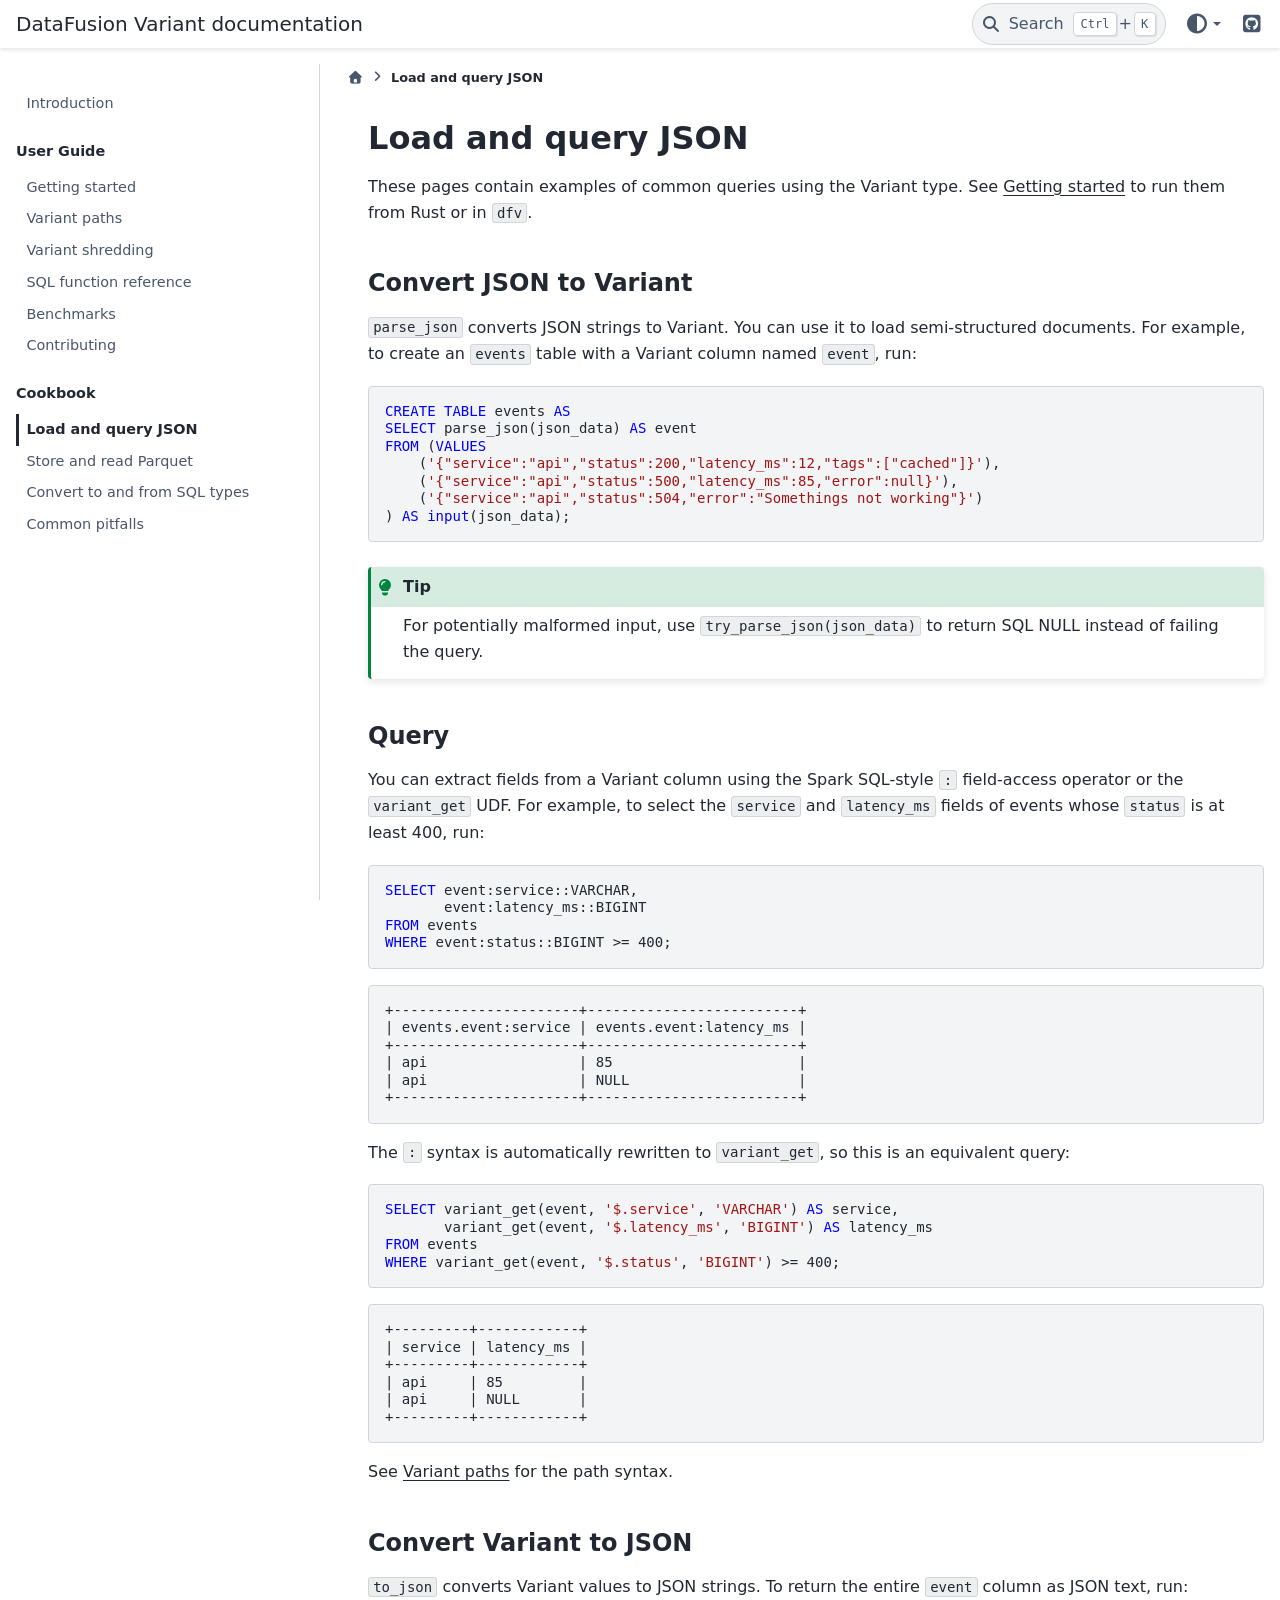
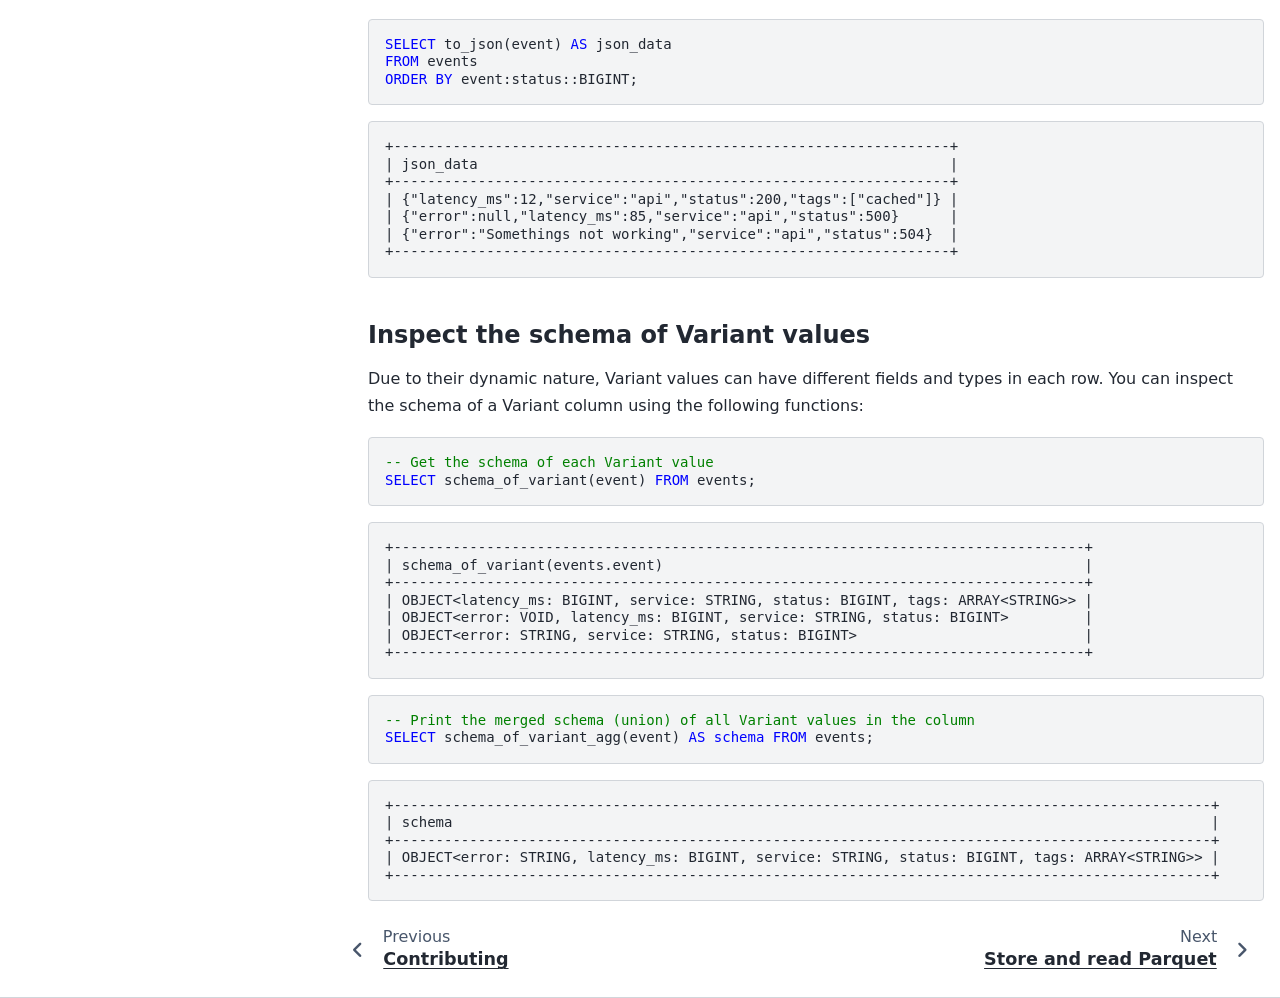
<file: cookbook/load-and-query-json.html>
<!DOCTYPE html>


<html lang="en" data-content_root="../" >

  <head>
    <meta charset="utf-8" />
    <meta name="viewport" content="width=device-width, initial-scale=1.0" /><meta name="viewport" content="width=device-width, initial-scale=1" />

    <title>Load and query JSON &#8212; DataFusion Variant  documentation</title>
  
  
  
  <script data-cfasync="false">
    document.documentElement.dataset.mode = localStorage.getItem("mode") || "";
    document.documentElement.dataset.theme = localStorage.getItem("theme") || "";
  </script>
  <!--
    this give us a css class that will be invisible only if js is disabled
  -->
  <noscript>
    <style>
      .pst-js-only { display: none !important; }

    </style>
  </noscript>
  
  <!-- Loaded before other Sphinx assets -->
  <link href="../_static/styles/theme.css?digest=75c7c72ae941e8b558d8" rel="stylesheet" />
<link href="../_static/styles/pydata-sphinx-theme.css?digest=75c7c72ae941e8b558d8" rel="stylesheet" />

    <link rel="stylesheet" type="text/css" href="../_static/pygments.css?v=8f2a1f02" />
    <link rel="stylesheet" type="text/css" href="../_static/theme_overrides.css?v=5ed1a2f5" />
  
  <!-- So that users can add custom icons -->
  <script defer src="../_static/scripts/fontawesome.js?digest=75c7c72ae941e8b558d8"></script>
  <!-- Pre-loaded scripts that we'll load fully later -->
  <link rel="preload" as="script" href="../_static/scripts/bootstrap.js?digest=75c7c72ae941e8b558d8" />
<link rel="preload" as="script" href="../_static/scripts/pydata-sphinx-theme.js?digest=75c7c72ae941e8b558d8" />

    <script src="../_static/documentation_options.js?v=5929fcd5"></script>
    <script src="../_static/doctools.js?v=fd6eb6e6"></script>
    <script src="../_static/sphinx_highlight.js?v=6ffebe34"></script>
    <script>DOCUMENTATION_OPTIONS.pagename = 'cookbook/load-and-query-json';</script>
    <script>DOCUMENTATION_OPTIONS.search_as_you_type = false;</script>
    <link rel="index" title="Index" href="../genindex.html" />
    <link rel="search" title="Search" href="../search.html" />
    <link rel="next" title="Store and read Parquet" href="store-and-read-parquet.html" />
    <link rel="prev" title="Contributing" href="../contributing.html" />
  <meta name="viewport" content="width=device-width, initial-scale=1"/>
  <meta name="color-scheme" content="light dark"/>
  <meta name="docsearch:language" content="en"/>
  <meta name="docsearch:version" content="" />
  
    
    <script src="../_static/searchtools.js"></script>
    <script src="../_static/language_data.js"></script>
    <script src="../searchindex.js"></script>
  
  </head>
  <body data-default-mode="">
  
  
  <div id="pst-skip-link" class="skip-link d-print-none"><a href="#main-content">Skip to main content</a></div>

  
  <div id="pst-scroll-pixel-helper"></div>
  
  <button type="button" class="btn rounded-pill" id="pst-back-to-top">
    <i class="fa-solid fa-arrow-up"></i>Back to top</button>
  
  
  
  
  <dialog id="pst-search-dialog">
    
<form class="bd-search d-flex align-items-center"
      action="../search.html"
      method="get">
  <i class="fa-solid fa-magnifying-glass"></i>
  <input type="search"
         class="form-control"
         name="q"
         placeholder="Search the docs ..."
         aria-label="Search the docs ..."
         autocomplete="off"
         autocorrect="off"
         autocapitalize="off"
         spellcheck="false"/>
  <span class="search-button__kbd-shortcut"><kbd class="kbd-shortcut__modifier">Ctrl</kbd>+<kbd>K</kbd></span>
</form>
  </dialog>

  <div class="pst-async-banner-revealer d-none">
  <aside id="bd-header-version-warning" class="d-none d-print-none" aria-label="Version warning"></aside>
</div>

  
    <header id="pst-header" class="bd-header navbar navbar-expand-lg bd-navbar d-print-none">
<div class="bd-header__inner bd-page-width">
  <button type="button" class="pst-navbar-icon sidebar-toggle primary-toggle" aria-label="Site navigation" aria-expanded="false" aria-controls="pst-primary-sidebar-modal">
    <span class="fa-solid fa-bars"></span>
  </button>
  
  
  <div class="col-lg-3 navbar-header-items__start">
    
      <div class="navbar-item">

  
    
  

<a class="navbar-brand logo" href="../index.html">
  
  
  
  
  
  
    <p class="title logo__title">DataFusion Variant  documentation</p>
  
</a></div>
    
  </div>
  
  <div class="col-lg-9 navbar-header-items">
    
    
    <div class="navbar-header-items__end">
      
        <div class="navbar-item navbar-persistent--container">
          

<button type="button" class="btn search-button-field search-button__button pst-js-only" title="Search" aria-label="Search" data-bs-placement="bottom" data-bs-toggle="tooltip">
 <i class="fa-solid fa-magnifying-glass"></i>
 <span class="search-button__default-text">Search</span>
 <span class="search-button__kbd-shortcut"><kbd class="kbd-shortcut__modifier">Ctrl</kbd>+<kbd class="kbd-shortcut__modifier">K</kbd></span>
</button>
        </div>
      
      
        <div class="navbar-item">

<div class="theme-switch-container dropdown pst-js-only" data-bs-toggle="tooltip" data-bs-placement="bottom" title="Color mode">
  <button type="button" class="btn btn-sm nav-link pst-navbar-icon theme-switch-button dropdown-toggle" aria-label="Color mode" data-bs-toggle="dropdown">
    <i class="theme-switch fa-solid fa-sun fa-lg" data-mode="light" title="Light"></i>
    <i class="theme-switch fa-solid fa-moon fa-lg" data-mode="dark" title="Dark"></i>
    <i class="theme-switch fa-solid fa-circle-half-stroke fa-lg" data-mode="auto" title="System Settings"></i>
  </button>
  <ul class="dropdown-menu dropdown-menu-end">
    <li><button type="button" class="dropdown-item d-flex align-items-center theme-change-button" data-mode="auto"><i class="fa-solid fa-circle-half-stroke fa-lg me-1"></i>System Settings</button></li>
    <li><button type="button" class="dropdown-item d-flex align-items-center theme-change-button" data-mode="light"><i class="fa-solid fa-sun fa-lg me-1"></i>Light</button></li>
    <li><button type="button" class="dropdown-item d-flex align-items-center theme-change-button" data-mode="dark"><i class="fa-solid fa-moon fa-lg me-1"></i>Dark</button></li>
  </ul>
</div></div>
      
        <div class="navbar-item"><ul class="navbar-icon-links"
    aria-label="Icon Links">
        <li class="nav-item">
          
          
          
          
          
          
          
          
          <a href="https://github.com/datafusion-contrib/datafusion-variant" title="GitHub" class="nav-link pst-navbar-icon" rel="noopener" target="_blank" data-bs-toggle="tooltip" data-bs-placement="bottom"><i class="fa-brands fa-square-github fa-lg" aria-hidden="true"></i><span class="visually-hidden">GitHub</span></a>
        </li>
</ul></div>
      
    </div>
    
  </div>
  
  
    <div class="navbar-persistent--mobile">

<button type="button" class="btn search-button-field search-button__button pst-js-only" title="Search" aria-label="Search" data-bs-placement="bottom" data-bs-toggle="tooltip">
 <i class="fa-solid fa-magnifying-glass"></i>
 <span class="search-button__default-text">Search</span>
 <span class="search-button__kbd-shortcut"><kbd class="kbd-shortcut__modifier">Ctrl</kbd>+<kbd class="kbd-shortcut__modifier">K</kbd></span>
</button>
    </div>
  

  
</div>

    </header>
  

  <div class="bd-container">
    <div class="bd-container__inner bd-page-width">
      
      
      
      <dialog id="pst-primary-sidebar-modal" tabindex="-1"></dialog>
      <div id="pst-primary-sidebar" class="bd-sidebar-primary bd-sidebar">
        

  
  <div class="sidebar-header-items sidebar-primary__section">
    
    
    
    
      <div class="sidebar-header-items__end">
        
          <div class="navbar-item">

<div class="theme-switch-container dropdown pst-js-only" data-bs-toggle="tooltip" data-bs-placement="bottom" title="Color mode">
  <button type="button" class="btn btn-sm nav-link pst-navbar-icon theme-switch-button dropdown-toggle" aria-label="Color mode" data-bs-toggle="dropdown">
    <i class="theme-switch fa-solid fa-sun fa-lg" data-mode="light" title="Light"></i>
    <i class="theme-switch fa-solid fa-moon fa-lg" data-mode="dark" title="Dark"></i>
    <i class="theme-switch fa-solid fa-circle-half-stroke fa-lg" data-mode="auto" title="System Settings"></i>
  </button>
  <ul class="dropdown-menu dropdown-menu-end">
    <li><button type="button" class="dropdown-item d-flex align-items-center theme-change-button" data-mode="auto"><i class="fa-solid fa-circle-half-stroke fa-lg me-1"></i>System Settings</button></li>
    <li><button type="button" class="dropdown-item d-flex align-items-center theme-change-button" data-mode="light"><i class="fa-solid fa-sun fa-lg me-1"></i>Light</button></li>
    <li><button type="button" class="dropdown-item d-flex align-items-center theme-change-button" data-mode="dark"><i class="fa-solid fa-moon fa-lg me-1"></i>Dark</button></li>
  </ul>
</div></div>
        
          <div class="navbar-item"><ul class="navbar-icon-links"
    aria-label="Icon Links">
        <li class="nav-item">
          
          
          
          
          
          
          
          
          <a href="https://github.com/datafusion-contrib/datafusion-variant" title="GitHub" class="nav-link pst-navbar-icon" rel="noopener" target="_blank" data-bs-toggle="tooltip" data-bs-placement="bottom"><i class="fa-brands fa-square-github fa-lg" aria-hidden="true"></i><span class="visually-hidden">GitHub</span></a>
        </li>
</ul></div>
        
      </div>
    
  </div>
  
    <div class="sidebar-primary-items__start sidebar-primary__section">
        <div class="sidebar-primary-item"><nav class="bd-links" id="bd-docs-nav" aria-label="Main navigation">
  <div class="bd-toc-item active">
    <ul class="nav bd-sidenav">
<li class="toctree-l1"><a class="reference internal" href="../index.html">Introduction</a></li>
</ul>
<p aria-level="2" class="caption" role="heading"><span class="caption-text">User Guide</span></p>
<ul class="nav bd-sidenav">
<li class="toctree-l1"><a class="reference internal" href="../getting-started.html">Getting started</a></li>
<li class="toctree-l1"><a class="reference internal" href="../paths.html">Variant paths</a></li>
<li class="toctree-l1"><a class="reference internal" href="../shredding.html">Variant shredding</a></li>
<li class="toctree-l1"><a class="reference internal" href="../sql-reference.html">SQL function reference</a></li>
<li class="toctree-l1"><a class="reference internal" href="../benchmarks.html">Benchmarks</a></li>
<li class="toctree-l1"><a class="reference internal" href="../contributing.html">Contributing</a></li>
</ul>
<p aria-level="2" class="caption" role="heading"><span class="caption-text">Cookbook</span></p>
<ul class="current nav bd-sidenav">
<li class="toctree-l1 current active"><a aria-current="page" class="current reference internal" href="#">Load and query JSON</a></li>
<li class="toctree-l1"><a class="reference internal" href="store-and-read-parquet.html">Store and read Parquet</a></li>
<li class="toctree-l1"><a class="reference internal" href="convert-sql-types.html">Convert to and from SQL types</a></li>
<li class="toctree-l1"><a class="reference internal" href="common-pitfalls.html">Common pitfalls</a></li>
</ul>

  </div>
</nav></div>
    </div>
  
  
  <div class="sidebar-primary-items__end sidebar-primary__section">
      <div class="sidebar-primary-item">
<div id="ethical-ad-placement"
      class="flat"
      data-ea-publisher="readthedocs"
      data-ea-type="readthedocs-sidebar"
      data-ea-manual="true">
</div></div>
  </div>


      </div>
      
      <main id="main-content" class="bd-main" role="main">
        
        
          <div class="bd-content">
            <div class="bd-article-container">
              
              <div class="bd-header-article d-print-none">
<div class="header-article-items header-article__inner">
  
    <div class="header-article-items__start">
      
        <div class="header-article-item">

<nav aria-label="Breadcrumb" class="d-print-none">
  <ul class="bd-breadcrumbs">
    
    <li class="breadcrumb-item breadcrumb-home">
      <a href="../index.html" class="nav-link" aria-label="Home">
        <i class="fa-solid fa-house"></i>
      </a>
    </li>
    <li class="breadcrumb-item active" aria-current="page"><span class="ellipsis">Load and query JSON</span></li>
  </ul>
</nav>
</div>
      
    </div>
  
  
</div>
</div>
              
              
              
                
<div id="searchbox"></div>
                <article class="bd-article">
                  
  <section id="load-and-query-json">
<h1>Load and query JSON<a class="headerlink" href="#load-and-query-json" title="Link to this heading">#</a></h1>
<p>These pages contain examples of common queries using the Variant type. See
<a class="reference internal" href="../getting-started.html"><span class="std std-doc">Getting started</span></a> to run them from Rust or in <code class="docutils literal notranslate"><span class="pre">dfv</span></code>.</p>
<section id="convert-json-to-variant">
<h2>Convert JSON to Variant<a class="headerlink" href="#convert-json-to-variant" title="Link to this heading">#</a></h2>
<p><code class="docutils literal notranslate"><span class="pre">parse_json</span></code> converts JSON strings to Variant. You can use it to load
semi-structured documents. For example, to create an <code class="docutils literal notranslate"><span class="pre">events</span></code> table with a Variant
column named <code class="docutils literal notranslate"><span class="pre">event</span></code>, run:</p>
<div class="highlight-sql notranslate"><div class="highlight"><pre><span></span><span class="k">CREATE</span><span class="w"> </span><span class="k">TABLE</span><span class="w"> </span><span class="n">events</span><span class="w"> </span><span class="k">AS</span>
<span class="k">SELECT</span><span class="w"> </span><span class="n">parse_json</span><span class="p">(</span><span class="n">json_data</span><span class="p">)</span><span class="w"> </span><span class="k">AS</span><span class="w"> </span><span class="n">event</span>
<span class="k">FROM</span><span class="w"> </span><span class="p">(</span><span class="k">VALUES</span>
<span class="w">    </span><span class="p">(</span><span class="s1">'{"service":"api","status":200,"latency_ms":12,"tags":["cached"]}'</span><span class="p">),</span>
<span class="w">    </span><span class="p">(</span><span class="s1">'{"service":"api","status":500,"latency_ms":85,"error":null}'</span><span class="p">),</span>
<span class="w">    </span><span class="p">(</span><span class="s1">'{"service":"api","status":504,"error":"Somethings not working"}'</span><span class="p">)</span>
<span class="p">)</span><span class="w"> </span><span class="k">AS</span><span class="w"> </span><span class="k">input</span><span class="p">(</span><span class="n">json_data</span><span class="p">);</span>
</pre></div>
</div>
<div class="admonition tip">
<p class="admonition-title">Tip</p>
<p>For potentially malformed input, use <code class="docutils literal notranslate"><span class="pre">try_parse_json(json_data)</span></code> to return
SQL NULL instead of failing the query.</p>
</div>
</section>
<section id="query">
<h2>Query<a class="headerlink" href="#query" title="Link to this heading">#</a></h2>
<p>You can extract fields from a Variant column using the Spark SQL-style <code class="docutils literal notranslate"><span class="pre">:</span></code>
field-access operator or the <code class="docutils literal notranslate"><span class="pre">variant_get</span></code> UDF. For example, to select the
<code class="docutils literal notranslate"><span class="pre">service</span></code> and <code class="docutils literal notranslate"><span class="pre">latency_ms</span></code> fields of events whose <code class="docutils literal notranslate"><span class="pre">status</span></code> is at least 400, run:</p>
<!-- TODO: remove the `::BIGINT` explicit typecasts when https://github.com/datafusion-contrib/datafusion-variant/issues/159 is ready -->
<div class="highlight-sql notranslate"><div class="highlight"><pre><span></span><span class="k">SELECT</span><span class="w"> </span><span class="n">event</span><span class="p">:</span><span class="n">service</span><span class="p">::</span><span class="nb">VARCHAR</span><span class="p">,</span>
<span class="w">       </span><span class="n">event</span><span class="p">:</span><span class="n">latency_ms</span><span class="p">::</span><span class="nb">BIGINT</span>
<span class="k">FROM</span><span class="w"> </span><span class="n">events</span>
<span class="k">WHERE</span><span class="w"> </span><span class="n">event</span><span class="p">:</span><span class="n">status</span><span class="p">::</span><span class="nb">BIGINT</span><span class="w"> </span><span class="o">&gt;=</span><span class="w"> </span><span class="mi">400</span><span class="p">;</span>
</pre></div>
</div>
<div class="highlight-text notranslate"><div class="highlight"><pre><span></span>+----------------------+-------------------------+
| events.event:service | events.event:latency_ms |
+----------------------+-------------------------+
| api                  | 85                      |
| api                  | NULL                    |
+----------------------+-------------------------+
</pre></div>
</div>
<p>The <code class="docutils literal notranslate"><span class="pre">:</span></code> syntax is automatically rewritten to <code class="docutils literal notranslate"><span class="pre">variant_get</span></code>, so this is an
equivalent query:</p>
<div class="highlight-sql notranslate"><div class="highlight"><pre><span></span><span class="k">SELECT</span><span class="w"> </span><span class="n">variant_get</span><span class="p">(</span><span class="n">event</span><span class="p">,</span><span class="w"> </span><span class="s1">'$.service'</span><span class="p">,</span><span class="w"> </span><span class="s1">'VARCHAR'</span><span class="p">)</span><span class="w"> </span><span class="k">AS</span><span class="w"> </span><span class="n">service</span><span class="p">,</span>
<span class="w">       </span><span class="n">variant_get</span><span class="p">(</span><span class="n">event</span><span class="p">,</span><span class="w"> </span><span class="s1">'$.latency_ms'</span><span class="p">,</span><span class="w"> </span><span class="s1">'BIGINT'</span><span class="p">)</span><span class="w"> </span><span class="k">AS</span><span class="w"> </span><span class="n">latency_ms</span>
<span class="k">FROM</span><span class="w"> </span><span class="n">events</span>
<span class="k">WHERE</span><span class="w"> </span><span class="n">variant_get</span><span class="p">(</span><span class="n">event</span><span class="p">,</span><span class="w"> </span><span class="s1">'$.status'</span><span class="p">,</span><span class="w"> </span><span class="s1">'BIGINT'</span><span class="p">)</span><span class="w"> </span><span class="o">&gt;=</span><span class="w"> </span><span class="mi">400</span><span class="p">;</span>
</pre></div>
</div>
<div class="highlight-text notranslate"><div class="highlight"><pre><span></span>+---------+------------+
| service | latency_ms |
+---------+------------+
| api     | 85         |
| api     | NULL       |
+---------+------------+
</pre></div>
</div>
<p>See <a class="reference internal" href="../paths.html"><span class="std std-doc">Variant paths</span></a> for the path syntax.</p>
</section>
<section id="convert-variant-to-json">
<h2>Convert Variant to JSON<a class="headerlink" href="#convert-variant-to-json" title="Link to this heading">#</a></h2>
<p><code class="docutils literal notranslate"><span class="pre">to_json</span></code> converts Variant values to JSON strings. To return the entire <code class="docutils literal notranslate"><span class="pre">event</span></code>
column as JSON text, run:</p>
<div class="highlight-sql notranslate"><div class="highlight"><pre><span></span><span class="k">SELECT</span><span class="w"> </span><span class="n">to_json</span><span class="p">(</span><span class="n">event</span><span class="p">)</span><span class="w"> </span><span class="k">AS</span><span class="w"> </span><span class="n">json_data</span>
<span class="k">FROM</span><span class="w"> </span><span class="n">events</span>
<span class="k">ORDER</span><span class="w"> </span><span class="k">BY</span><span class="w"> </span><span class="n">event</span><span class="p">:</span><span class="n">status</span><span class="p">::</span><span class="nb">BIGINT</span><span class="p">;</span>
</pre></div>
</div>
<div class="highlight-text notranslate"><div class="highlight"><pre><span></span>+------------------------------------------------------------------+
| json_data                                                        |
+------------------------------------------------------------------+
| {"latency_ms":12,"service":"api","status":200,"tags":["cached"]} |
| {"error":null,"latency_ms":85,"service":"api","status":500}      |
| {"error":"Somethings not working","service":"api","status":504}  |
+------------------------------------------------------------------+
</pre></div>
</div>
</section>
<section id="inspect-the-schema-of-variant-values">
<h2>Inspect the schema of Variant values<a class="headerlink" href="#inspect-the-schema-of-variant-values" title="Link to this heading">#</a></h2>
<p>Due to their dynamic nature, Variant values can have different fields and types in
each row. You can inspect the schema of a Variant column using the following
functions:</p>
<div class="highlight-sql notranslate"><div class="highlight"><pre><span></span><span class="c1">-- Get the schema of each Variant value</span>
<span class="k">SELECT</span><span class="w"> </span><span class="n">schema_of_variant</span><span class="p">(</span><span class="n">event</span><span class="p">)</span><span class="w"> </span><span class="k">FROM</span><span class="w"> </span><span class="n">events</span><span class="p">;</span>
</pre></div>
</div>
<div class="highlight-text notranslate"><div class="highlight"><pre><span></span>+----------------------------------------------------------------------------------+
| schema_of_variant(events.event)                                                  |
+----------------------------------------------------------------------------------+
| OBJECT&lt;latency_ms: BIGINT, service: STRING, status: BIGINT, tags: ARRAY&lt;STRING&gt;&gt; |
| OBJECT&lt;error: VOID, latency_ms: BIGINT, service: STRING, status: BIGINT&gt;         |
| OBJECT&lt;error: STRING, service: STRING, status: BIGINT&gt;                           |
+----------------------------------------------------------------------------------+
</pre></div>
</div>
<div class="highlight-sql notranslate"><div class="highlight"><pre><span></span><span class="c1">-- Print the merged schema (union) of all Variant values in the column</span>
<span class="k">SELECT</span><span class="w"> </span><span class="n">schema_of_variant_agg</span><span class="p">(</span><span class="n">event</span><span class="p">)</span><span class="w"> </span><span class="k">AS</span><span class="w"> </span><span class="k">schema</span><span class="w"> </span><span class="k">FROM</span><span class="w"> </span><span class="n">events</span><span class="p">;</span>
</pre></div>
</div>
<div class="highlight-text notranslate"><div class="highlight"><pre><span></span>+-------------------------------------------------------------------------------------------------+
| schema                                                                                          |
+-------------------------------------------------------------------------------------------------+
| OBJECT&lt;error: STRING, latency_ms: BIGINT, service: STRING, status: BIGINT, tags: ARRAY&lt;STRING&gt;&gt; |
+-------------------------------------------------------------------------------------------------+
</pre></div>
</div>
</section>
</section>


                </article>
              
              
              
              
              
                <footer class="prev-next-footer d-print-none">
                  
<div class="prev-next-area">
    <a class="left-prev"
       href="../contributing.html"
       title="previous page">
      <i class="fa-solid fa-angle-left"></i>
      <div class="prev-next-info">
        <p class="prev-next-subtitle">previous</p>
        <p class="prev-next-title">Contributing</p>
      </div>
    </a>
    <a class="right-next"
       href="store-and-read-parquet.html"
       title="next page">
      <div class="prev-next-info">
        <p class="prev-next-subtitle">next</p>
        <p class="prev-next-title">Store and read Parquet</p>
      </div>
      <i class="fa-solid fa-angle-right"></i>
    </a>
</div>
                </footer>
              
            </div>
            
            
              
            
          </div>
          <footer class="bd-footer-content">
            
          </footer>
        
      </main>
    </div>
  </div>
  
  <!-- Scripts loaded after <body> so the DOM is not blocked -->
  <script defer src="../_static/scripts/bootstrap.js?digest=75c7c72ae941e8b558d8"></script>
<script defer src="../_static/scripts/pydata-sphinx-theme.js?digest=75c7c72ae941e8b558d8"></script>

  <footer class="bd-footer">
  </footer>
  </body>
</html>
</file>
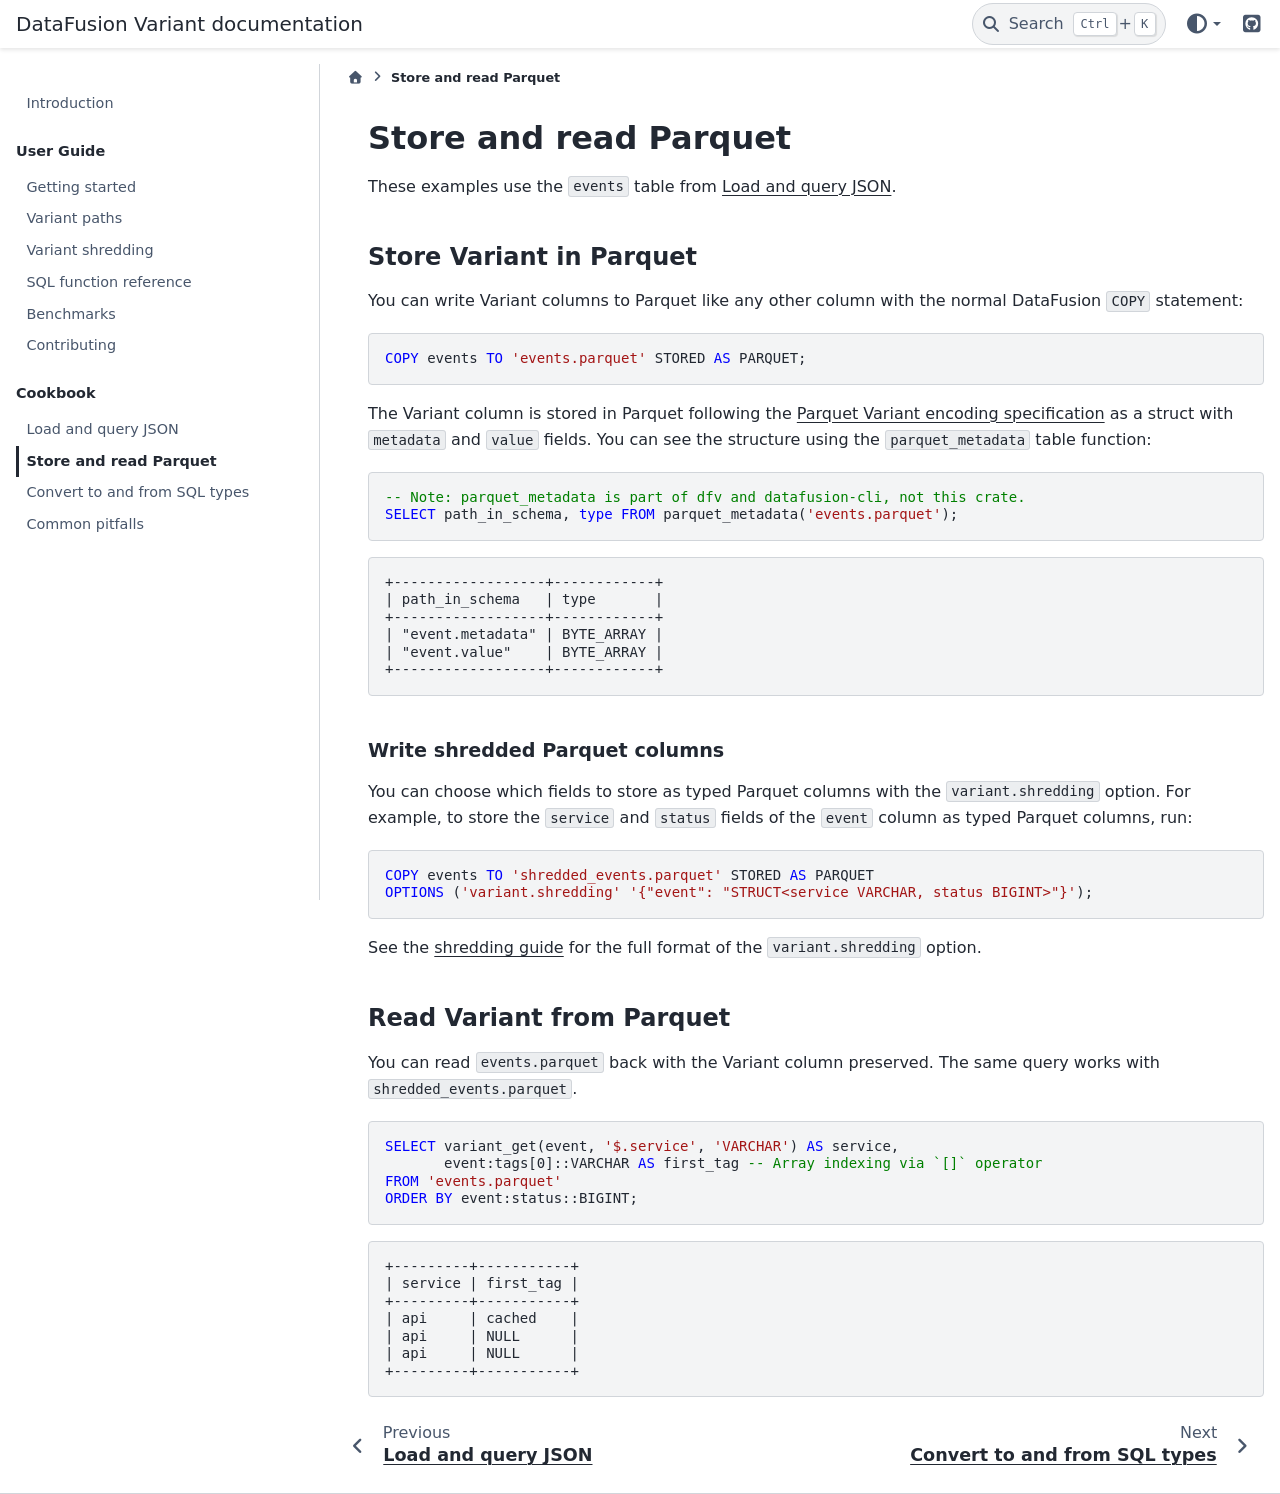
<file: cookbook/store-and-read-parquet.html>
<!DOCTYPE html>


<html lang="en" data-content_root="../" >

  <head>
    <meta charset="utf-8" />
    <meta name="viewport" content="width=device-width, initial-scale=1.0" /><meta name="viewport" content="width=device-width, initial-scale=1" />

    <title>Store and read Parquet &#8212; DataFusion Variant  documentation</title>
  
  
  
  <script data-cfasync="false">
    document.documentElement.dataset.mode = localStorage.getItem("mode") || "";
    document.documentElement.dataset.theme = localStorage.getItem("theme") || "";
  </script>
  <!--
    this give us a css class that will be invisible only if js is disabled
  -->
  <noscript>
    <style>
      .pst-js-only { display: none !important; }

    </style>
  </noscript>
  
  <!-- Loaded before other Sphinx assets -->
  <link href="../_static/styles/theme.css?digest=75c7c72ae941e8b558d8" rel="stylesheet" />
<link href="../_static/styles/pydata-sphinx-theme.css?digest=75c7c72ae941e8b558d8" rel="stylesheet" />

    <link rel="stylesheet" type="text/css" href="../_static/pygments.css?v=8f2a1f02" />
    <link rel="stylesheet" type="text/css" href="../_static/theme_overrides.css?v=5ed1a2f5" />
  
  <!-- So that users can add custom icons -->
  <script defer src="../_static/scripts/fontawesome.js?digest=75c7c72ae941e8b558d8"></script>
  <!-- Pre-loaded scripts that we'll load fully later -->
  <link rel="preload" as="script" href="../_static/scripts/bootstrap.js?digest=75c7c72ae941e8b558d8" />
<link rel="preload" as="script" href="../_static/scripts/pydata-sphinx-theme.js?digest=75c7c72ae941e8b558d8" />

    <script src="../_static/documentation_options.js?v=5929fcd5"></script>
    <script src="../_static/doctools.js?v=fd6eb6e6"></script>
    <script src="../_static/sphinx_highlight.js?v=6ffebe34"></script>
    <script>DOCUMENTATION_OPTIONS.pagename = 'cookbook/store-and-read-parquet';</script>
    <script>DOCUMENTATION_OPTIONS.search_as_you_type = false;</script>
    <link rel="index" title="Index" href="../genindex.html" />
    <link rel="search" title="Search" href="../search.html" />
    <link rel="next" title="Convert to and from SQL types" href="convert-sql-types.html" />
    <link rel="prev" title="Load and query JSON" href="load-and-query-json.html" />
  <meta name="viewport" content="width=device-width, initial-scale=1"/>
  <meta name="color-scheme" content="light dark"/>
  <meta name="docsearch:language" content="en"/>
  <meta name="docsearch:version" content="" />
  
    
    <script src="../_static/searchtools.js"></script>
    <script src="../_static/language_data.js"></script>
    <script src="../searchindex.js"></script>
  
  </head>
  <body data-default-mode="">
  
  
  <div id="pst-skip-link" class="skip-link d-print-none"><a href="#main-content">Skip to main content</a></div>

  
  <div id="pst-scroll-pixel-helper"></div>
  
  <button type="button" class="btn rounded-pill" id="pst-back-to-top">
    <i class="fa-solid fa-arrow-up"></i>Back to top</button>
  
  
  
  
  <dialog id="pst-search-dialog">
    
<form class="bd-search d-flex align-items-center"
      action="../search.html"
      method="get">
  <i class="fa-solid fa-magnifying-glass"></i>
  <input type="search"
         class="form-control"
         name="q"
         placeholder="Search the docs ..."
         aria-label="Search the docs ..."
         autocomplete="off"
         autocorrect="off"
         autocapitalize="off"
         spellcheck="false"/>
  <span class="search-button__kbd-shortcut"><kbd class="kbd-shortcut__modifier">Ctrl</kbd>+<kbd>K</kbd></span>
</form>
  </dialog>

  <div class="pst-async-banner-revealer d-none">
  <aside id="bd-header-version-warning" class="d-none d-print-none" aria-label="Version warning"></aside>
</div>

  
    <header id="pst-header" class="bd-header navbar navbar-expand-lg bd-navbar d-print-none">
<div class="bd-header__inner bd-page-width">
  <button type="button" class="pst-navbar-icon sidebar-toggle primary-toggle" aria-label="Site navigation" aria-expanded="false" aria-controls="pst-primary-sidebar-modal">
    <span class="fa-solid fa-bars"></span>
  </button>
  
  
  <div class="col-lg-3 navbar-header-items__start">
    
      <div class="navbar-item">

  
    
  

<a class="navbar-brand logo" href="../index.html">
  
  
  
  
  
  
    <p class="title logo__title">DataFusion Variant  documentation</p>
  
</a></div>
    
  </div>
  
  <div class="col-lg-9 navbar-header-items">
    
    
    <div class="navbar-header-items__end">
      
        <div class="navbar-item navbar-persistent--container">
          

<button type="button" class="btn search-button-field search-button__button pst-js-only" title="Search" aria-label="Search" data-bs-placement="bottom" data-bs-toggle="tooltip">
 <i class="fa-solid fa-magnifying-glass"></i>
 <span class="search-button__default-text">Search</span>
 <span class="search-button__kbd-shortcut"><kbd class="kbd-shortcut__modifier">Ctrl</kbd>+<kbd class="kbd-shortcut__modifier">K</kbd></span>
</button>
        </div>
      
      
        <div class="navbar-item">

<div class="theme-switch-container dropdown pst-js-only" data-bs-toggle="tooltip" data-bs-placement="bottom" title="Color mode">
  <button type="button" class="btn btn-sm nav-link pst-navbar-icon theme-switch-button dropdown-toggle" aria-label="Color mode" data-bs-toggle="dropdown">
    <i class="theme-switch fa-solid fa-sun fa-lg" data-mode="light" title="Light"></i>
    <i class="theme-switch fa-solid fa-moon fa-lg" data-mode="dark" title="Dark"></i>
    <i class="theme-switch fa-solid fa-circle-half-stroke fa-lg" data-mode="auto" title="System Settings"></i>
  </button>
  <ul class="dropdown-menu dropdown-menu-end">
    <li><button type="button" class="dropdown-item d-flex align-items-center theme-change-button" data-mode="auto"><i class="fa-solid fa-circle-half-stroke fa-lg me-1"></i>System Settings</button></li>
    <li><button type="button" class="dropdown-item d-flex align-items-center theme-change-button" data-mode="light"><i class="fa-solid fa-sun fa-lg me-1"></i>Light</button></li>
    <li><button type="button" class="dropdown-item d-flex align-items-center theme-change-button" data-mode="dark"><i class="fa-solid fa-moon fa-lg me-1"></i>Dark</button></li>
  </ul>
</div></div>
      
        <div class="navbar-item"><ul class="navbar-icon-links"
    aria-label="Icon Links">
        <li class="nav-item">
          
          
          
          
          
          
          
          
          <a href="https://github.com/datafusion-contrib/datafusion-variant" title="GitHub" class="nav-link pst-navbar-icon" rel="noopener" target="_blank" data-bs-toggle="tooltip" data-bs-placement="bottom"><i class="fa-brands fa-square-github fa-lg" aria-hidden="true"></i><span class="visually-hidden">GitHub</span></a>
        </li>
</ul></div>
      
    </div>
    
  </div>
  
  
    <div class="navbar-persistent--mobile">

<button type="button" class="btn search-button-field search-button__button pst-js-only" title="Search" aria-label="Search" data-bs-placement="bottom" data-bs-toggle="tooltip">
 <i class="fa-solid fa-magnifying-glass"></i>
 <span class="search-button__default-text">Search</span>
 <span class="search-button__kbd-shortcut"><kbd class="kbd-shortcut__modifier">Ctrl</kbd>+<kbd class="kbd-shortcut__modifier">K</kbd></span>
</button>
    </div>
  

  
</div>

    </header>
  

  <div class="bd-container">
    <div class="bd-container__inner bd-page-width">
      
      
      
      <dialog id="pst-primary-sidebar-modal" tabindex="-1"></dialog>
      <div id="pst-primary-sidebar" class="bd-sidebar-primary bd-sidebar">
        

  
  <div class="sidebar-header-items sidebar-primary__section">
    
    
    
    
      <div class="sidebar-header-items__end">
        
          <div class="navbar-item">

<div class="theme-switch-container dropdown pst-js-only" data-bs-toggle="tooltip" data-bs-placement="bottom" title="Color mode">
  <button type="button" class="btn btn-sm nav-link pst-navbar-icon theme-switch-button dropdown-toggle" aria-label="Color mode" data-bs-toggle="dropdown">
    <i class="theme-switch fa-solid fa-sun fa-lg" data-mode="light" title="Light"></i>
    <i class="theme-switch fa-solid fa-moon fa-lg" data-mode="dark" title="Dark"></i>
    <i class="theme-switch fa-solid fa-circle-half-stroke fa-lg" data-mode="auto" title="System Settings"></i>
  </button>
  <ul class="dropdown-menu dropdown-menu-end">
    <li><button type="button" class="dropdown-item d-flex align-items-center theme-change-button" data-mode="auto"><i class="fa-solid fa-circle-half-stroke fa-lg me-1"></i>System Settings</button></li>
    <li><button type="button" class="dropdown-item d-flex align-items-center theme-change-button" data-mode="light"><i class="fa-solid fa-sun fa-lg me-1"></i>Light</button></li>
    <li><button type="button" class="dropdown-item d-flex align-items-center theme-change-button" data-mode="dark"><i class="fa-solid fa-moon fa-lg me-1"></i>Dark</button></li>
  </ul>
</div></div>
        
          <div class="navbar-item"><ul class="navbar-icon-links"
    aria-label="Icon Links">
        <li class="nav-item">
          
          
          
          
          
          
          
          
          <a href="https://github.com/datafusion-contrib/datafusion-variant" title="GitHub" class="nav-link pst-navbar-icon" rel="noopener" target="_blank" data-bs-toggle="tooltip" data-bs-placement="bottom"><i class="fa-brands fa-square-github fa-lg" aria-hidden="true"></i><span class="visually-hidden">GitHub</span></a>
        </li>
</ul></div>
        
      </div>
    
  </div>
  
    <div class="sidebar-primary-items__start sidebar-primary__section">
        <div class="sidebar-primary-item"><nav class="bd-links" id="bd-docs-nav" aria-label="Main navigation">
  <div class="bd-toc-item active">
    <ul class="nav bd-sidenav">
<li class="toctree-l1"><a class="reference internal" href="../index.html">Introduction</a></li>
</ul>
<p aria-level="2" class="caption" role="heading"><span class="caption-text">User Guide</span></p>
<ul class="nav bd-sidenav">
<li class="toctree-l1"><a class="reference internal" href="../getting-started.html">Getting started</a></li>
<li class="toctree-l1"><a class="reference internal" href="../paths.html">Variant paths</a></li>
<li class="toctree-l1"><a class="reference internal" href="../shredding.html">Variant shredding</a></li>
<li class="toctree-l1"><a class="reference internal" href="../sql-reference.html">SQL function reference</a></li>
<li class="toctree-l1"><a class="reference internal" href="../benchmarks.html">Benchmarks</a></li>
<li class="toctree-l1"><a class="reference internal" href="../contributing.html">Contributing</a></li>
</ul>
<p aria-level="2" class="caption" role="heading"><span class="caption-text">Cookbook</span></p>
<ul class="current nav bd-sidenav">
<li class="toctree-l1"><a class="reference internal" href="load-and-query-json.html">Load and query JSON</a></li>
<li class="toctree-l1 current active"><a aria-current="page" class="current reference internal" href="#">Store and read Parquet</a></li>
<li class="toctree-l1"><a class="reference internal" href="convert-sql-types.html">Convert to and from SQL types</a></li>
<li class="toctree-l1"><a class="reference internal" href="common-pitfalls.html">Common pitfalls</a></li>
</ul>

  </div>
</nav></div>
    </div>
  
  
  <div class="sidebar-primary-items__end sidebar-primary__section">
      <div class="sidebar-primary-item">
<div id="ethical-ad-placement"
      class="flat"
      data-ea-publisher="readthedocs"
      data-ea-type="readthedocs-sidebar"
      data-ea-manual="true">
</div></div>
  </div>


      </div>
      
      <main id="main-content" class="bd-main" role="main">
        
        
          <div class="bd-content">
            <div class="bd-article-container">
              
              <div class="bd-header-article d-print-none">
<div class="header-article-items header-article__inner">
  
    <div class="header-article-items__start">
      
        <div class="header-article-item">

<nav aria-label="Breadcrumb" class="d-print-none">
  <ul class="bd-breadcrumbs">
    
    <li class="breadcrumb-item breadcrumb-home">
      <a href="../index.html" class="nav-link" aria-label="Home">
        <i class="fa-solid fa-house"></i>
      </a>
    </li>
    <li class="breadcrumb-item active" aria-current="page"><span class="ellipsis">Store and read Parquet</span></li>
  </ul>
</nav>
</div>
      
    </div>
  
  
</div>
</div>
              
              
              
                
<div id="searchbox"></div>
                <article class="bd-article">
                  
  <section id="store-and-read-parquet">
<h1>Store and read Parquet<a class="headerlink" href="#store-and-read-parquet" title="Link to this heading">#</a></h1>
<p>These examples use the <code class="docutils literal notranslate"><span class="pre">events</span></code> table from <a class="reference internal" href="load-and-query-json.html"><span class="std std-doc">Load and query JSON</span></a>.</p>
<!--
```sql
CREATE TABLE events AS
SELECT parse_json(json_data) AS event
FROM (VALUES
    ('{"service":"api","status":200,"latency_ms":12,"tags":["cached"]}'),
    ('{"service":"api","status":500,"latency_ms":85,"error":null}'),
    ('{"service":"api","status":504,"error":"Somethings not working"}')
) AS input(json_data);
```
-->
<section id="store-variant-in-parquet">
<h2>Store Variant in Parquet<a class="headerlink" href="#store-variant-in-parquet" title="Link to this heading">#</a></h2>
<p>You can write Variant columns to Parquet like any other column with the normal
DataFusion <code class="docutils literal notranslate"><span class="pre">COPY</span></code> statement:</p>
<div class="highlight-sql notranslate"><div class="highlight"><pre><span></span><span class="k">COPY</span><span class="w"> </span><span class="n">events</span><span class="w"> </span><span class="k">TO</span><span class="w"> </span><span class="s1">'events.parquet'</span><span class="w"> </span><span class="n">STORED</span><span class="w"> </span><span class="k">AS</span><span class="w"> </span><span class="n">PARQUET</span><span class="p">;</span>
</pre></div>
</div>
<p>The Variant column is stored in Parquet following the <a class="reference external" href="https://parquet.apache.org/docs/file-format/types/variantencoding/">Parquet Variant
encoding specification</a> as a struct with <code class="docutils literal notranslate"><span class="pre">metadata</span></code>
and <code class="docutils literal notranslate"><span class="pre">value</span></code> fields. You can see the structure using the
<code class="docutils literal notranslate"><span class="pre">parquet_metadata</span></code> table function:</p>
<div class="highlight-sql notranslate"><div class="highlight"><pre><span></span><span class="c1">-- Note: parquet_metadata is part of dfv and datafusion-cli, not this crate.</span>
<span class="k">SELECT</span><span class="w"> </span><span class="n">path_in_schema</span><span class="p">,</span><span class="w"> </span><span class="k">type</span><span class="w"> </span><span class="k">FROM</span><span class="w"> </span><span class="n">parquet_metadata</span><span class="p">(</span><span class="s1">'events.parquet'</span><span class="p">);</span>
</pre></div>
</div>
<div class="highlight-text notranslate"><div class="highlight"><pre><span></span>+------------------+------------+
| path_in_schema   | type       |
+------------------+------------+
| "event.metadata" | BYTE_ARRAY |
| "event.value"    | BYTE_ARRAY |
+------------------+------------+
</pre></div>
</div>
<section id="write-shredded-parquet-columns">
<h3>Write shredded Parquet columns<a class="headerlink" href="#write-shredded-parquet-columns" title="Link to this heading">#</a></h3>
<p>You can choose which fields to store as typed Parquet columns with the
<code class="docutils literal notranslate"><span class="pre">variant.shredding</span></code> option. For example, to store the <code class="docutils literal notranslate"><span class="pre">service</span></code> and <code class="docutils literal notranslate"><span class="pre">status</span></code>
fields of the <code class="docutils literal notranslate"><span class="pre">event</span></code> column as typed Parquet columns, run:</p>
<div class="highlight-sql notranslate"><div class="highlight"><pre><span></span><span class="k">COPY</span><span class="w"> </span><span class="n">events</span><span class="w"> </span><span class="k">TO</span><span class="w"> </span><span class="s1">'shredded_events.parquet'</span><span class="w"> </span><span class="n">STORED</span><span class="w"> </span><span class="k">AS</span><span class="w"> </span><span class="n">PARQUET</span>
<span class="k">OPTIONS</span><span class="w"> </span><span class="p">(</span><span class="s1">'variant.shredding'</span><span class="w"> </span><span class="s1">'{"event": "STRUCT&lt;service VARCHAR, status BIGINT&gt;"}'</span><span class="p">);</span>
</pre></div>
</div>
<p>See the <a class="reference internal" href="../shredding.html"><span class="std std-doc">shredding guide</span></a> for the full format of the
<code class="docutils literal notranslate"><span class="pre">variant.shredding</span></code> option.</p>
</section>
</section>
<section id="read-variant-from-parquet">
<h2>Read Variant from Parquet<a class="headerlink" href="#read-variant-from-parquet" title="Link to this heading">#</a></h2>
<p>You can read <code class="docutils literal notranslate"><span class="pre">events.parquet</span></code> back with the Variant column preserved. The same
query works with <code class="docutils literal notranslate"><span class="pre">shredded_events.parquet</span></code>.</p>
<div class="highlight-sql notranslate"><div class="highlight"><pre><span></span><span class="k">SELECT</span><span class="w"> </span><span class="n">variant_get</span><span class="p">(</span><span class="n">event</span><span class="p">,</span><span class="w"> </span><span class="s1">'$.service'</span><span class="p">,</span><span class="w"> </span><span class="s1">'VARCHAR'</span><span class="p">)</span><span class="w"> </span><span class="k">AS</span><span class="w"> </span><span class="n">service</span><span class="p">,</span>
<span class="w">       </span><span class="n">event</span><span class="p">:</span><span class="n">tags</span><span class="p">[</span><span class="mi">0</span><span class="p">]::</span><span class="nb">VARCHAR</span><span class="w"> </span><span class="k">AS</span><span class="w"> </span><span class="n">first_tag</span><span class="w"> </span><span class="c1">-- Array indexing via `[]` operator</span>
<span class="k">FROM</span><span class="w"> </span><span class="s1">'events.parquet'</span>
<span class="k">ORDER</span><span class="w"> </span><span class="k">BY</span><span class="w"> </span><span class="n">event</span><span class="p">:</span><span class="n">status</span><span class="p">::</span><span class="nb">BIGINT</span><span class="p">;</span>
</pre></div>
</div>
<div class="highlight-text notranslate"><div class="highlight"><pre><span></span>+---------+-----------+
| service | first_tag |
+---------+-----------+
| api     | cached    |
| api     | NULL      |
| api     | NULL      |
+---------+-----------+
</pre></div>
</div>
</section>
</section>


                </article>
              
              
              
              
              
                <footer class="prev-next-footer d-print-none">
                  
<div class="prev-next-area">
    <a class="left-prev"
       href="load-and-query-json.html"
       title="previous page">
      <i class="fa-solid fa-angle-left"></i>
      <div class="prev-next-info">
        <p class="prev-next-subtitle">previous</p>
        <p class="prev-next-title">Load and query JSON</p>
      </div>
    </a>
    <a class="right-next"
       href="convert-sql-types.html"
       title="next page">
      <div class="prev-next-info">
        <p class="prev-next-subtitle">next</p>
        <p class="prev-next-title">Convert to and from SQL types</p>
      </div>
      <i class="fa-solid fa-angle-right"></i>
    </a>
</div>
                </footer>
              
            </div>
            
            
              
            
          </div>
          <footer class="bd-footer-content">
            
          </footer>
        
      </main>
    </div>
  </div>
  
  <!-- Scripts loaded after <body> so the DOM is not blocked -->
  <script defer src="../_static/scripts/bootstrap.js?digest=75c7c72ae941e8b558d8"></script>
<script defer src="../_static/scripts/pydata-sphinx-theme.js?digest=75c7c72ae941e8b558d8"></script>

  <footer class="bd-footer">
  </footer>
  </body>
</html>
</file>
<file: _static/styles/theme.css>
/* Provided by Sphinx's 'basic' theme, and included in the final set of assets */
@import "../basic.css";
</file>
<file: _static/pygments.css>
html[data-theme="light"] .highlight pre { line-height: 125%; }
html[data-theme="light"] .highlight td.linenos .normal { color: inherit; background-color: transparent; padding-left: 5px; padding-right: 5px; }
html[data-theme="light"] .highlight span.linenos { color: inherit; background-color: transparent; padding-left: 5px; padding-right: 5px; }
html[data-theme="light"] .highlight td.linenos .special { color: #000000; background-color: #ffffc0; padding-left: 5px; padding-right: 5px; }
html[data-theme="light"] .highlight span.linenos.special { color: #000000; background-color: #ffffc0; padding-left: 5px; padding-right: 5px; }
html[data-theme="light"] .highlight .hll { background-color: #ffffcc }
html[data-theme="light"] .highlight { background: #ffffff; }
html[data-theme="light"] .highlight .c { color: #008000 } /* Comment */
html[data-theme="light"] .highlight .err { border: 1px solid #F00 } /* Error */
html[data-theme="light"] .highlight .k { color: #00F } /* Keyword */
html[data-theme="light"] .highlight .ch { color: #008000 } /* Comment.Hashbang */
html[data-theme="light"] .highlight .cm { color: #008000 } /* Comment.Multiline */
html[data-theme="light"] .highlight .cp { color: #00F } /* Comment.Preproc */
html[data-theme="light"] .highlight .cpf { color: #008000 } /* Comment.PreprocFile */
html[data-theme="light"] .highlight .c1 { color: #008000 } /* Comment.Single */
html[data-theme="light"] .highlight .cs { color: #008000 } /* Comment.Special */
html[data-theme="light"] .highlight .ge { font-style: italic } /* Generic.Emph */
html[data-theme="light"] .highlight .ges { font-weight: bold; font-style: italic } /* Generic.EmphStrong */
html[data-theme="light"] .highlight .gh { font-weight: bold } /* Generic.Heading */
html[data-theme="light"] .highlight .gp { font-weight: bold } /* Generic.Prompt */
html[data-theme="light"] .highlight .gs { font-weight: bold } /* Generic.Strong */
html[data-theme="light"] .highlight .gu { font-weight: bold } /* Generic.Subheading */
html[data-theme="light"] .highlight .kc { color: #00F } /* Keyword.Constant */
html[data-theme="light"] .highlight .kd { color: #00F } /* Keyword.Declaration */
html[data-theme="light"] .highlight .kn { color: #00F } /* Keyword.Namespace */
html[data-theme="light"] .highlight .kp { color: #00F } /* Keyword.Pseudo */
html[data-theme="light"] .highlight .kr { color: #00F } /* Keyword.Reserved */
html[data-theme="light"] .highlight .kt { color: #2B91AF } /* Keyword.Type */
html[data-theme="light"] .highlight .s { color: #A31515 } /* Literal.String */
html[data-theme="light"] .highlight .nc { color: #2B91AF } /* Name.Class */
html[data-theme="light"] .highlight .ow { color: #00F } /* Operator.Word */
html[data-theme="light"] .highlight .sa { color: #A31515 } /* Literal.String.Affix */
html[data-theme="light"] .highlight .sb { color: #A31515 } /* Literal.String.Backtick */
html[data-theme="light"] .highlight .sc { color: #A31515 } /* Literal.String.Char */
html[data-theme="light"] .highlight .dl { color: #A31515 } /* Literal.String.Delimiter */
html[data-theme="light"] .highlight .sd { color: #A31515 } /* Literal.String.Doc */
html[data-theme="light"] .highlight .s2 { color: #A31515 } /* Literal.String.Double */
html[data-theme="light"] .highlight .se { color: #A31515 } /* Literal.String.Escape */
html[data-theme="light"] .highlight .sh { color: #A31515 } /* Literal.String.Heredoc */
html[data-theme="light"] .highlight .si { color: #A31515 } /* Literal.String.Interpol */
html[data-theme="light"] .highlight .sx { color: #A31515 } /* Literal.String.Other */
html[data-theme="light"] .highlight .sr { color: #A31515 } /* Literal.String.Regex */
html[data-theme="light"] .highlight .s1 { color: #A31515 } /* Literal.String.Single */
html[data-theme="light"] .highlight .ss { color: #A31515 } /* Literal.String.Symbol */
html[data-theme="dark"] .highlight pre { line-height: 125%; }
html[data-theme="dark"] .highlight td.linenos .normal { color: #6e7681; background-color: #0d1117; padding-left: 5px; padding-right: 5px; }
html[data-theme="dark"] .highlight span.linenos { color: #6e7681; background-color: #0d1117; padding-left: 5px; padding-right: 5px; }
html[data-theme="dark"] .highlight td.linenos .special { color: #e6edf3; background-color: #6e7681; padding-left: 5px; padding-right: 5px; }
html[data-theme="dark"] .highlight span.linenos.special { color: #e6edf3; background-color: #6e7681; padding-left: 5px; padding-right: 5px; }
html[data-theme="dark"] .highlight .hll { background-color: #6e7681 }
html[data-theme="dark"] .highlight { background: #0d1117; color: #E6EDF3 }
html[data-theme="dark"] .highlight .c { color: #8B949E; font-style: italic } /* Comment */
html[data-theme="dark"] .highlight .err { color: #F85149 } /* Error */
html[data-theme="dark"] .highlight .esc { color: #E6EDF3 } /* Escape */
html[data-theme="dark"] .highlight .g { color: #E6EDF3 } /* Generic */
html[data-theme="dark"] .highlight .k { color: #FF7B72 } /* Keyword */
html[data-theme="dark"] .highlight .l { color: #A5D6FF } /* Literal */
html[data-theme="dark"] .highlight .n { color: #E6EDF3 } /* Name */
html[data-theme="dark"] .highlight .o { color: #FF7B72; font-weight: bold } /* Operator */
html[data-theme="dark"] .highlight .x { color: #E6EDF3 } /* Other */
html[data-theme="dark"] .highlight .p { color: #E6EDF3 } /* Punctuation */
html[data-theme="dark"] .highlight .ch { color: #8B949E; font-style: italic } /* Comment.Hashbang */
html[data-theme="dark"] .highlight .cm { color: #8B949E; font-style: italic } /* Comment.Multiline */
html[data-theme="dark"] .highlight .cp { color: #8B949E; font-weight: bold; font-style: italic } /* Comment.Preproc */
html[data-theme="dark"] .highlight .cpf { color: #8B949E; font-style: italic } /* Comment.PreprocFile */
html[data-theme="dark"] .highlight .c1 { color: #8B949E; font-style: italic } /* Comment.Single */
html[data-theme="dark"] .highlight .cs { color: #8B949E; font-weight: bold; font-style: italic } /* Comment.Special */
html[data-theme="dark"] .highlight .gd { color: #FFA198; background-color: #490202 } /* Generic.Deleted */
html[data-theme="dark"] .highlight .ge { color: #E6EDF3; font-style: italic } /* Generic.Emph */
html[data-theme="dark"] .highlight .ges { color: #E6EDF3; font-weight: bold; font-style: italic } /* Generic.EmphStrong */
html[data-theme="dark"] .highlight .gr { color: #FFA198 } /* Generic.Error */
html[data-theme="dark"] .highlight .gh { color: #79C0FF; font-weight: bold } /* Generic.Heading */
html[data-theme="dark"] .highlight .gi { color: #56D364; background-color: #0F5323 } /* Generic.Inserted */
html[data-theme="dark"] .highlight .go { color: #8B949E } /* Generic.Output */
html[data-theme="dark"] .highlight .gp { color: #8B949E } /* Generic.Prompt */
html[data-theme="dark"] .highlight .gs { color: #E6EDF3; font-weight: bold } /* Generic.Strong */
html[data-theme="dark"] .highlight .gu { color: #79C0FF } /* Generic.Subheading */
html[data-theme="dark"] .highlight .gt { color: #FF7B72 } /* Generic.Traceback */
html[data-theme="dark"] .highlight .g-Underline { color: #E6EDF3; text-decoration: underline } /* Generic.Underline */
html[data-theme="dark"] .highlight .kc { color: #79C0FF } /* Keyword.Constant */
html[data-theme="dark"] .highlight .kd { color: #FF7B72 } /* Keyword.Declaration */
html[data-theme="dark"] .highlight .kn { color: #FF7B72 } /* Keyword.Namespace */
html[data-theme="dark"] .highlight .kp { color: #79C0FF } /* Keyword.Pseudo */
html[data-theme="dark"] .highlight .kr { color: #FF7B72 } /* Keyword.Reserved */
html[data-theme="dark"] .highlight .kt { color: #FF7B72 } /* Keyword.Type */
html[data-theme="dark"] .highlight .ld { color: #79C0FF } /* Literal.Date */
html[data-theme="dark"] .highlight .m { color: #A5D6FF } /* Literal.Number */
html[data-theme="dark"] .highlight .s { color: #A5D6FF } /* Literal.String */
html[data-theme="dark"] .highlight .na { color: #E6EDF3 } /* Name.Attribute */
html[data-theme="dark"] .highlight .nb { color: #E6EDF3 } /* Name.Builtin */
html[data-theme="dark"] .highlight .nc { color: #F0883E; font-weight: bold } /* Name.Class */
html[data-theme="dark"] .highlight .no { color: #79C0FF; font-weight: bold } /* Name.Constant */
html[data-theme="dark"] .highlight .nd { color: #D2A8FF; font-weight: bold } /* Name.Decorator */
html[data-theme="dark"] .highlight .ni { color: #FFA657 } /* Name.Entity */
html[data-theme="dark"] .highlight .ne { color: #F0883E; font-weight: bold } /* Name.Exception */
html[data-theme="dark"] .highlight .nf { color: #D2A8FF; font-weight: bold } /* Name.Function */
html[data-theme="dark"] .highlight .nl { color: #79C0FF; font-weight: bold } /* Name.Label */
html[data-theme="dark"] .highlight .nn { color: #FF7B72 } /* Name.Namespace */
html[data-theme="dark"] .highlight .nx { color: #E6EDF3 } /* Name.Other */
html[data-theme="dark"] .highlight .py { color: #79C0FF } /* Name.Property */
html[data-theme="dark"] .highlight .nt { color: #7EE787 } /* Name.Tag */
html[data-theme="dark"] .highlight .nv { color: #79C0FF } /* Name.Variable */
html[data-theme="dark"] .highlight .ow { color: #FF7B72; font-weight: bold } /* Operator.Word */
html[data-theme="dark"] .highlight .pm { color: #E6EDF3 } /* Punctuation.Marker */
html[data-theme="dark"] .highlight .w { color: #6E7681 } /* Text.Whitespace */
html[data-theme="dark"] .highlight .mb { color: #A5D6FF } /* Literal.Number.Bin */
html[data-theme="dark"] .highlight .mf { color: #A5D6FF } /* Literal.Number.Float */
html[data-theme="dark"] .highlight .mh { color: #A5D6FF } /* Literal.Number.Hex */
html[data-theme="dark"] .highlight .mi { color: #A5D6FF } /* Literal.Number.Integer */
html[data-theme="dark"] .highlight .mo { color: #A5D6FF } /* Literal.Number.Oct */
html[data-theme="dark"] .highlight .sa { color: #79C0FF } /* Literal.String.Affix */
html[data-theme="dark"] .highlight .sb { color: #A5D6FF } /* Literal.String.Backtick */
html[data-theme="dark"] .highlight .sc { color: #A5D6FF } /* Literal.String.Char */
html[data-theme="dark"] .highlight .dl { color: #79C0FF } /* Literal.String.Delimiter */
html[data-theme="dark"] .highlight .sd { color: #A5D6FF } /* Literal.String.Doc */
html[data-theme="dark"] .highlight .s2 { color: #A5D6FF } /* Literal.String.Double */
html[data-theme="dark"] .highlight .se { color: #79C0FF } /* Literal.String.Escape */
html[data-theme="dark"] .highlight .sh { color: #79C0FF } /* Literal.String.Heredoc */
html[data-theme="dark"] .highlight .si { color: #A5D6FF } /* Literal.String.Interpol */
html[data-theme="dark"] .highlight .sx { color: #A5D6FF } /* Literal.String.Other */
html[data-theme="dark"] .highlight .sr { color: #79C0FF } /* Literal.String.Regex */
html[data-theme="dark"] .highlight .s1 { color: #A5D6FF } /* Literal.String.Single */
html[data-theme="dark"] .highlight .ss { color: #A5D6FF } /* Literal.String.Symbol */
html[data-theme="dark"] .highlight .bp { color: #E6EDF3 } /* Name.Builtin.Pseudo */
html[data-theme="dark"] .highlight .fm { color: #D2A8FF; font-weight: bold } /* Name.Function.Magic */
html[data-theme="dark"] .highlight .vc { color: #79C0FF } /* Name.Variable.Class */
html[data-theme="dark"] .highlight .vg { color: #79C0FF } /* Name.Variable.Global */
html[data-theme="dark"] .highlight .vi { color: #79C0FF } /* Name.Variable.Instance */
html[data-theme="dark"] .highlight .vm { color: #79C0FF } /* Name.Variable.Magic */
html[data-theme="dark"] .highlight .il { color: #A5D6FF } /* Literal.Number.Integer.Long */
</file>
<file: _static/theme_overrides.css>
/**
 * Licensed to the Apache Software Foundation (ASF) under one
 * or more contributor license agreements.  See the NOTICE file
 * distributed with this work for additional information
 * regarding copyright ownership.  The ASF licenses this file
 * to you under the Apache License, Version 2.0 (the
 * "License"); you may not use this file except in compliance
 * with the License.  You may obtain a copy of the License at
 *
 *     http://www.apache.org/licenses/LICENSE-2.0
 *
 * Unless required by applicable law or agreed to in writing,
 * software distributed under the License is distributed on an
 * "AS IS" BASIS, WITHOUT WARRANTIES OR CONDITIONS OF ANY
 * KIND, either express or implied.  See the License for the
 * specific language governing permissions and limitations
 * under the License.
 */


/* Customizing with theme CSS variables */

:root {
    /* Make the top navbar more compact (theme default is 4rem) */
    --pst-header-height: 3rem;
}

/* pydata-sphinx-theme 0.24 pads the header around --pst-header-height. */
.bd-header .bd-header__inner {
    padding-block: 0;
}

/* Inline code: gentle, theme-aware. Uses the body text color on a subtle chip
   instead of the harsh brand red, so it's easy on the eyes and clearly set off
   from prose. (Code blocks are styled separately via Pygments.) */
code.literal {
    color: var(--pst-color-text-base);
    background-color: rgba(129, 139, 152, 0.15);
    padding: 0.1em 0.3em;
    border-radius: 3px;
}

/* Function names in headings keep the heading style, not the chip. */
:is(h1, h2, h3, h4) code.literal {
    background-color: transparent;
    border: 0;
    padding: 0;
}

/* With navbar_center empty, push search and the theme switch to the right. */
.navbar-header-items__end {
    margin-left: auto;
}

/* Tables fit their content instead of spanning the full width. */
.pst-scrollable-table-container {
    display: inline-block;
    max-width: 100%;
}

/* Mostly monochrome, like DuckDB's docs: links and accents use the text color. */
html[data-theme="light"],
html[data-theme="dark"] {
    --pst-color-primary: var(--pst-color-text-base);
    --pst-color-link: var(--pst-color-text-base);
    --pst-color-link-hover: var(--pst-color-text-muted);
    --pst-color-table-heading-bg: transparent;
    --pst-color-table-row-zebra-low-bg: transparent;
    --pst-color-table-row-zebra-high-bg: transparent;
    --pst-color-table-row-hover-bg: var(--pst-color-surface);
}

.bd-content .table thead tr {
    border-bottom: 1px solid var(--pst-color-border);
}

.bd-content table td:first-child code {
    white-space: nowrap;
}

.bd-article h1 { font-size: 2rem; font-weight: 600; }
.bd-article h2 { font-size: 1.5rem; font-weight: 600; }
.bd-article h3 { font-size: 1.2rem; font-weight: 600; }

/* The SQL reference's per-function tables have an empty header row. */
.bd-content table thead:has(p:empty):not(:has(p:not(:empty))) {
    display: none;
}
</file>
